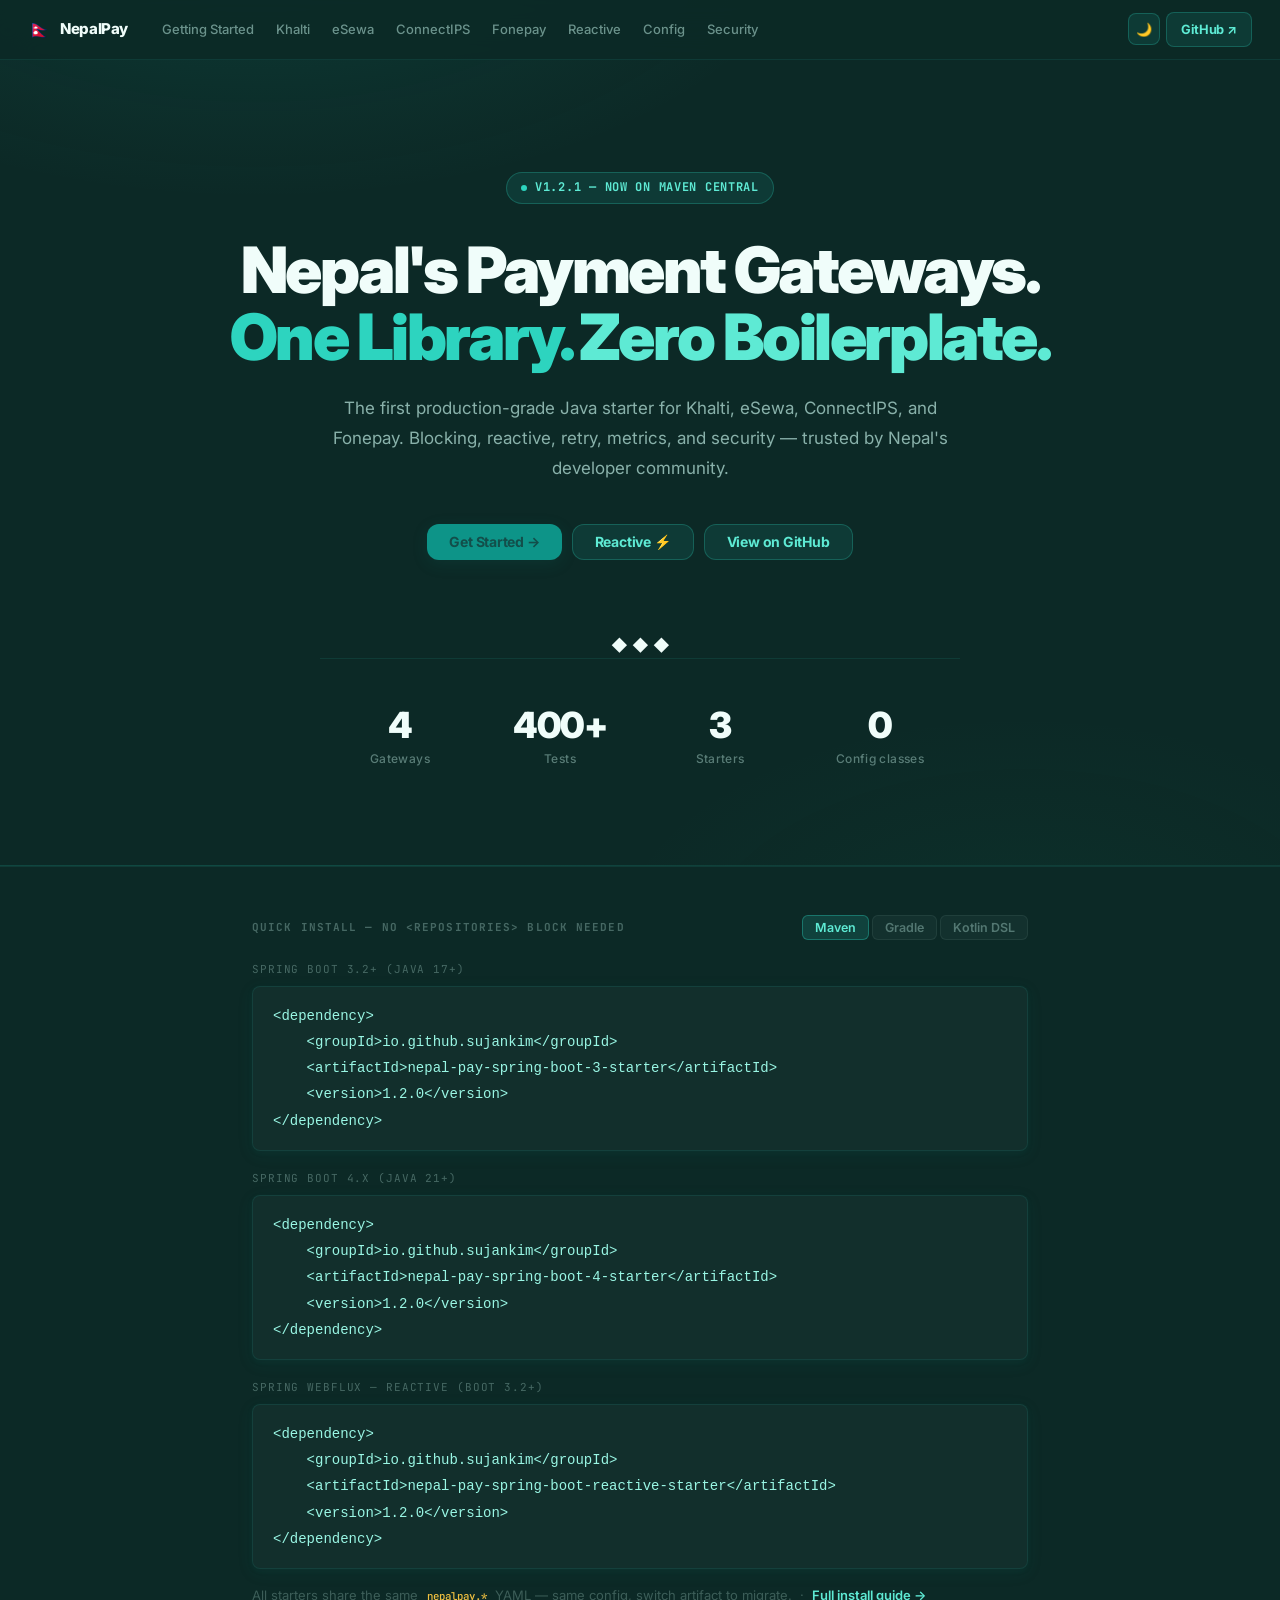
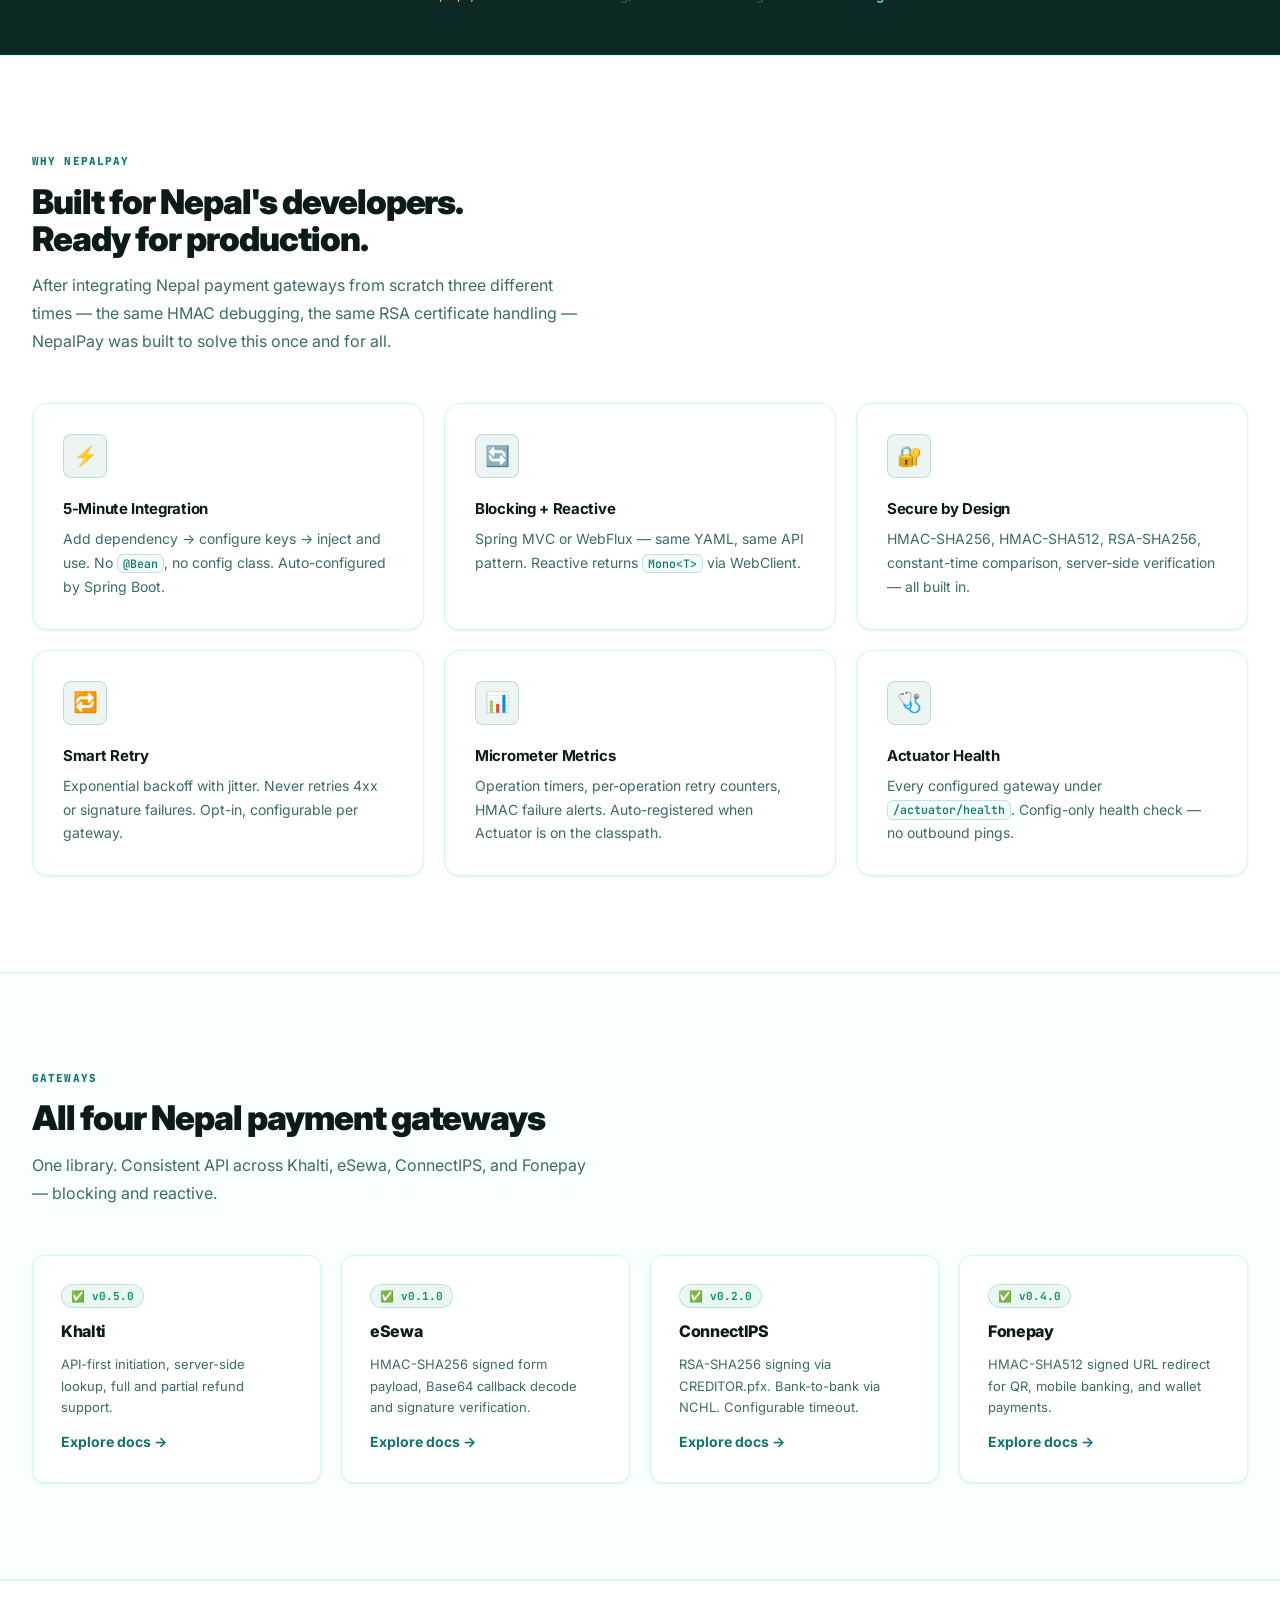
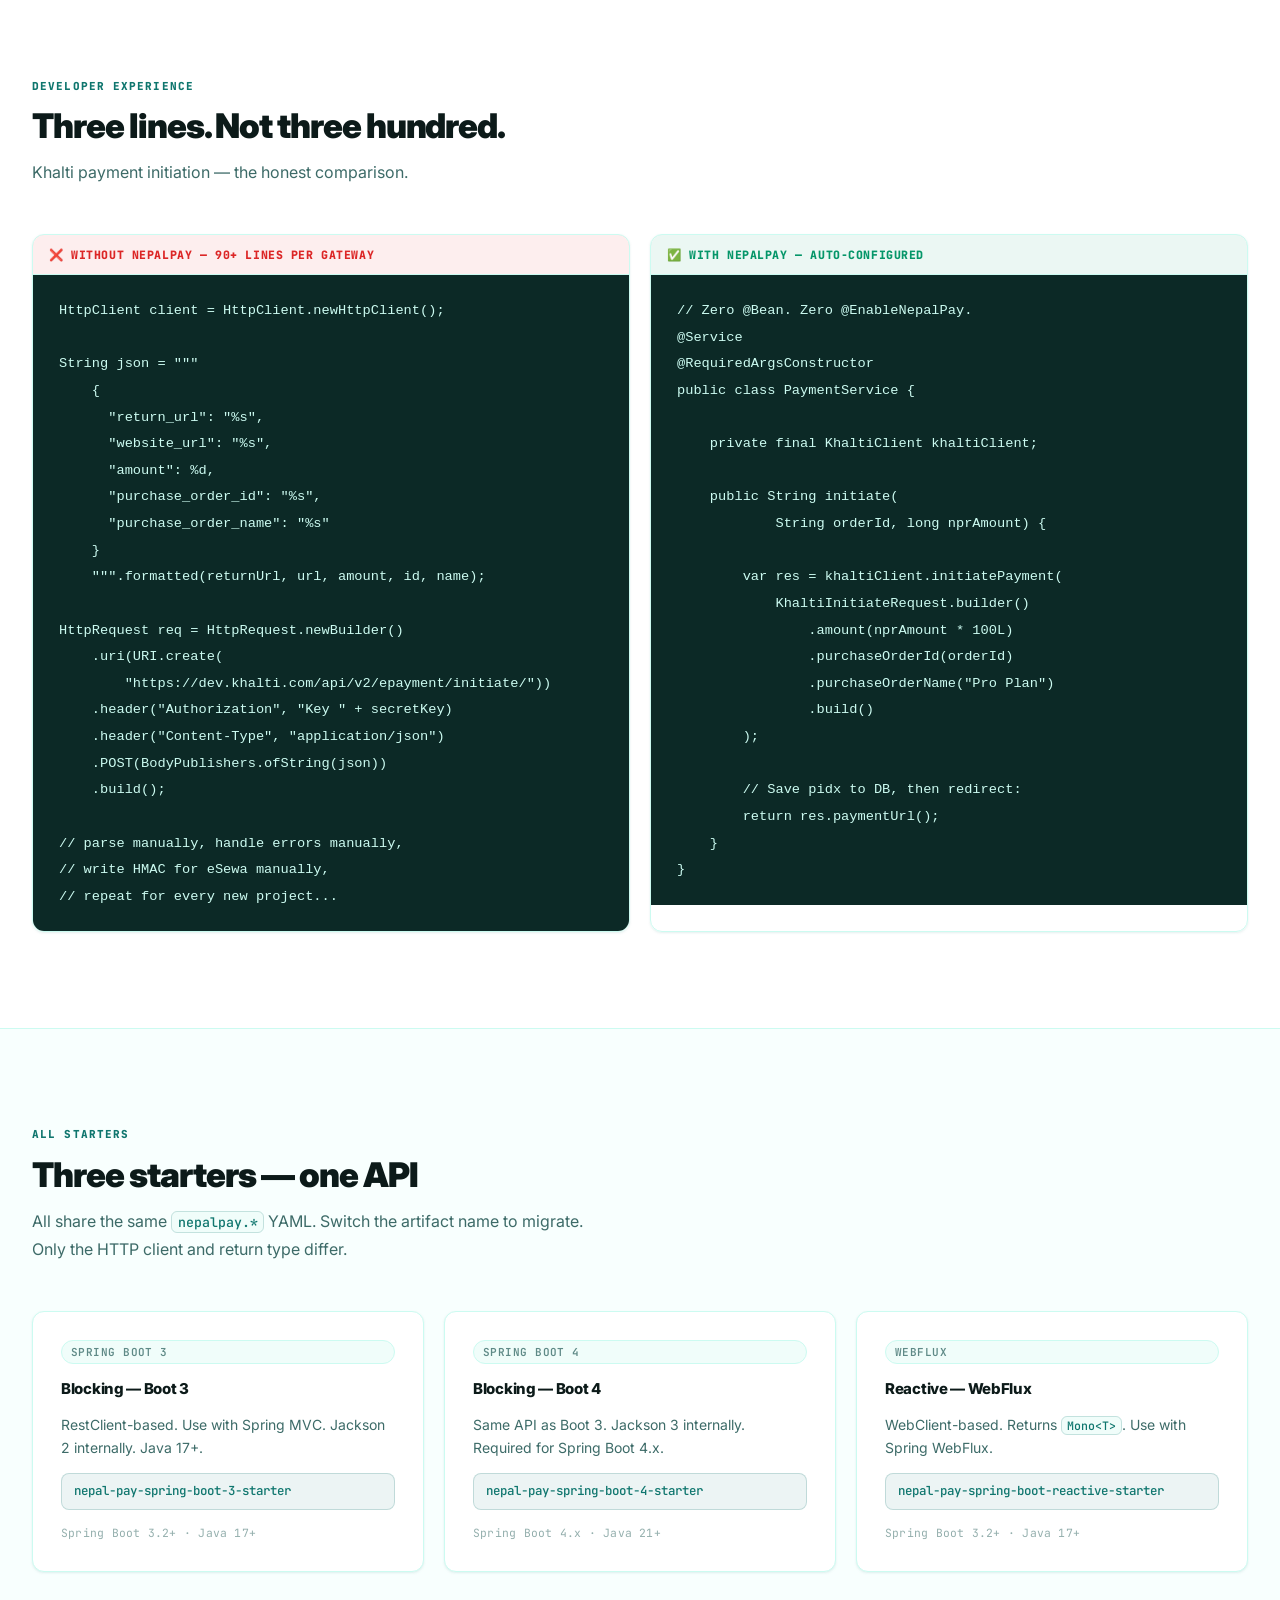
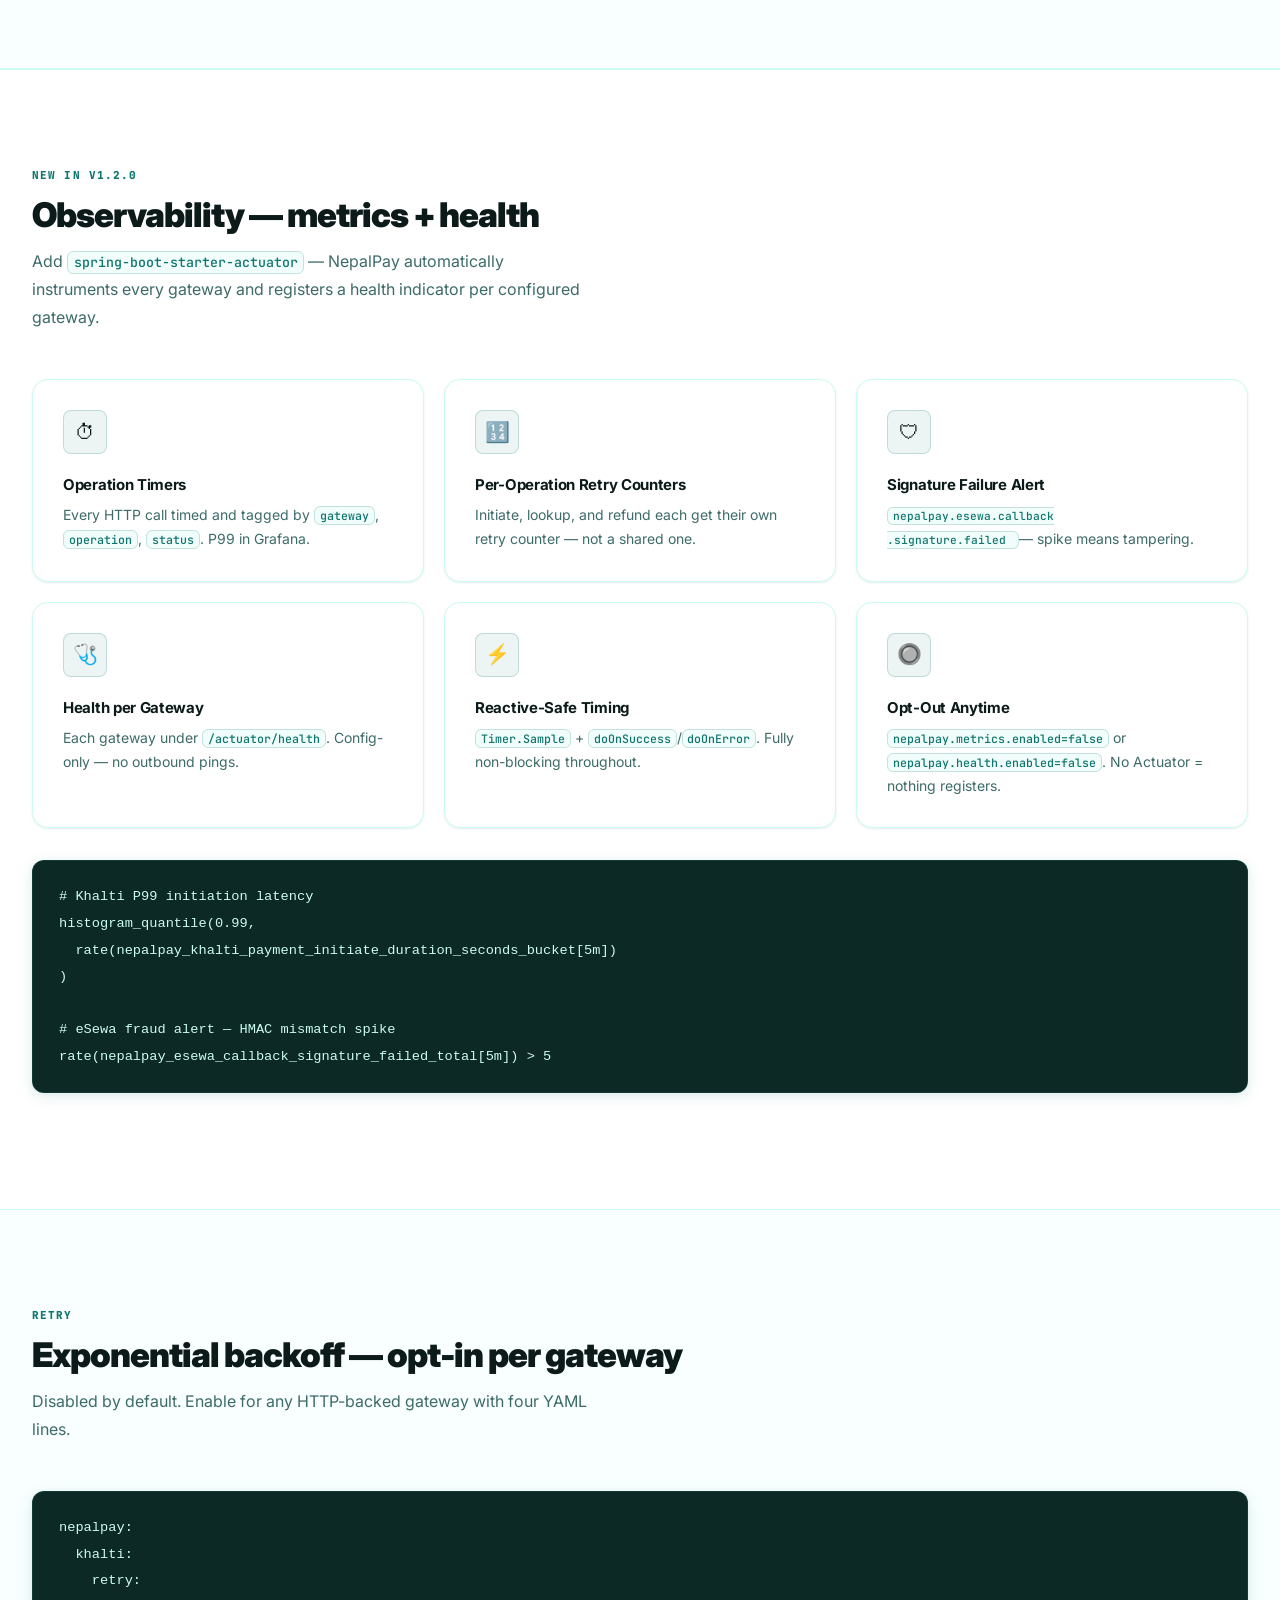
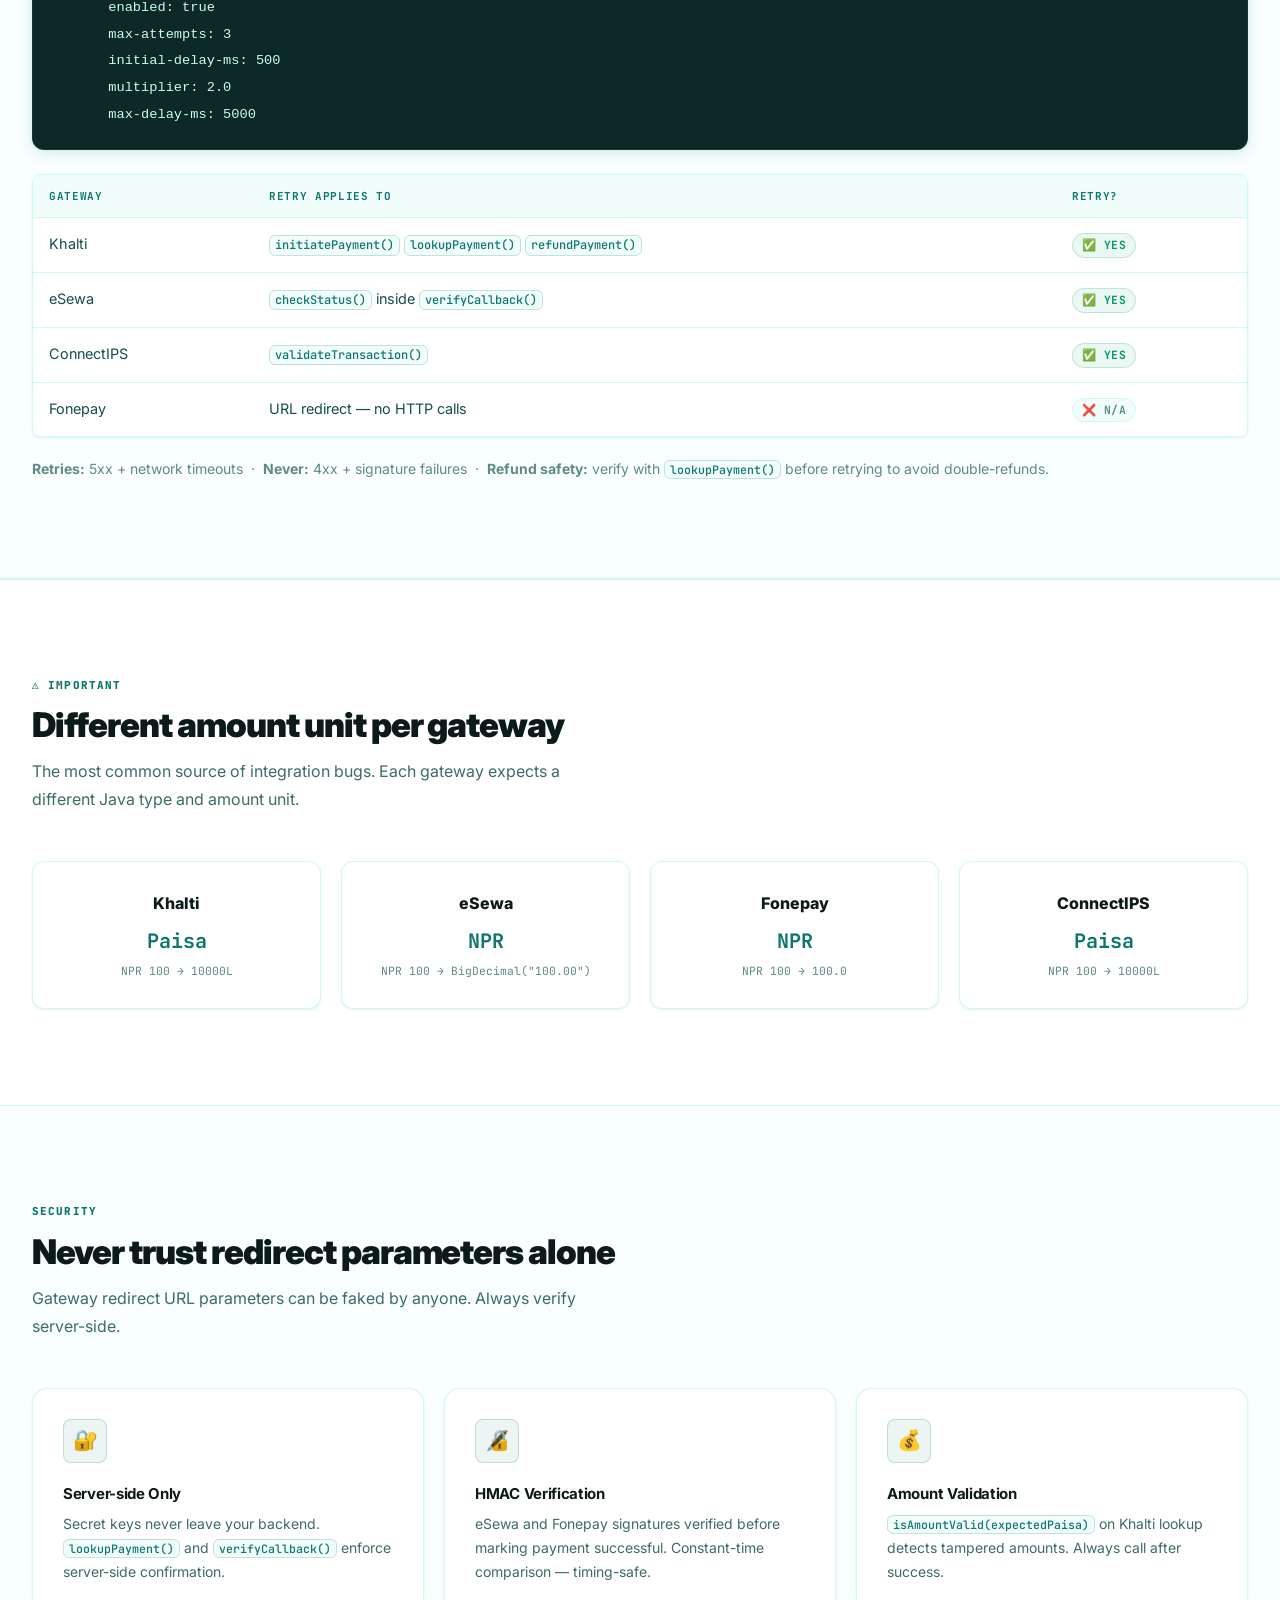
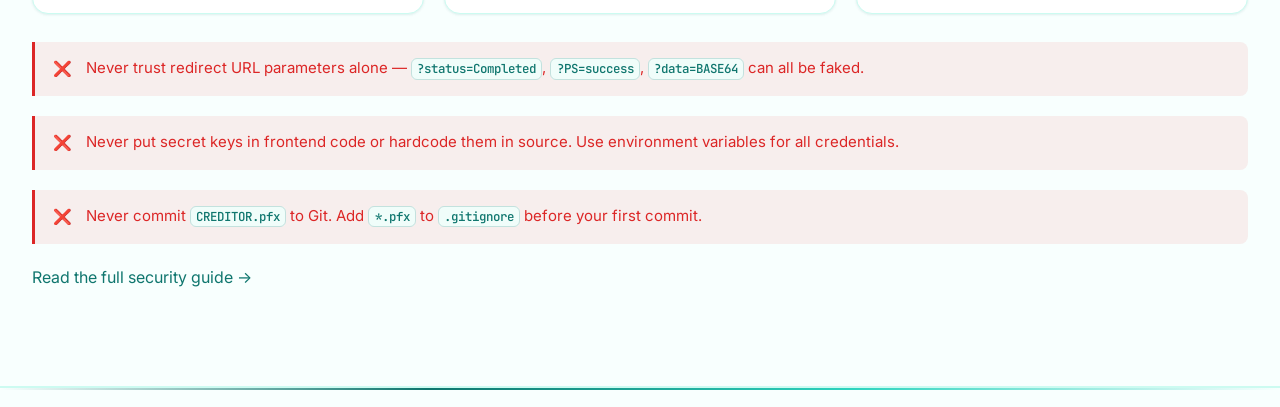
<file: docs/index.html>
<!DOCTYPE html>
<html lang="en" data-theme="light">
<head>
    <meta charset="UTF-8">
    <meta name="viewport" content="width=device-width, initial-scale=1.0">
    <title>NepalPay — Spring Boot Starter for Nepal Payments</title>
    <meta name="description"
          content="The first production-grade Java library for Nepal payment gateways — Khalti, eSewa, ConnectIPS, and Fonepay. Spring Boot 3.2+, 4.x, and WebFlux.">
    <link rel="stylesheet" href="./css/styles.css">
    <script>
        (function () {
            try {
                var s = localStorage.getItem('np-theme');
                var d = window.matchMedia('(prefers-color-scheme: dark)').matches ? 'dark' : 'light';
                document.documentElement.setAttribute('data-theme', s || d);
            } catch (e) {}
        }());
    </script>
</head>
<body>

<!-- ═══ HERO ═══════════════════════════════════════════════════ -->
<div class="hero">

    <nav class="topnav">
        <div class="topnav-inner">
            <a class="nav-brand" href="index.html">
                <span class="nav-brand-flag">🇳🇵</span>
                <span class="nav-brand-name">NepalPay</span>
            </a>
            <div class="nav-links">
                <a href="getting-started.html">Getting Started</a>
                <a href="khalti.html">Khalti</a>
                <a href="esewa.html">eSewa</a>
                <a href="connectips.html">ConnectIPS</a>
                <a href="fonepay.html">Fonepay</a>
                <a href="reactive.html">Reactive</a>
                <a href="configuration.html">Config</a>
                <a href="security.html">Security</a>
            </div>
            <div class="nav-right">
                <button class="theme-toggle"
                        onclick="toggleTheme()"
                        aria-label="Toggle dark mode">
                    <span class="i-moon">🌙</span>
                    <span class="i-sun">☀️</span>
                </button>
                <a class="nav-cta"
                   href="https://github.com/sujankim/nepal-pay-spring-boot-starter"
                   target="_blank" rel="noopener">GitHub ↗</a>
            </div>
        </div>
    </nav>

    <div class="hero-body">

        <div class="hero-eyebrow">
            <span class="eyebrow-dot"></span>
            v1.2.1 — Now on Maven Central
        </div>

        <h1>
            Nepal's Payment Gateways.<br>
            <span class="accent-crimson">One Library.</span>
            <span class="accent-gold"> Zero Boilerplate.</span>
        </h1>

        <p class="hero-sub">
            The first production-grade Java starter for Khalti, eSewa,
            ConnectIPS, and Fonepay. Blocking, reactive, retry, metrics,
            and security — trusted by Nepal's developer community.
        </p>

        <div class="hero-actions">
            <a class="btn btn-gold" href="getting-started.html">
                Get Started →
            </a>
            <a class="btn btn-hero" href="reactive.html">
                Reactive ⚡
            </a>
            <a class="btn btn-hero"
               href="https://github.com/sujankim/nepal-pay-spring-boot-starter"
               target="_blank" rel="noopener">
                View on GitHub
            </a>
        </div>

        <div class="hero-divider">
            <div class="hero-divider-symbol">◆ ◆ ◆</div>
        </div>

        <div class="hero-stats">
            <div>
                <div class="hero-stat-n">4</div>
                <div class="hero-stat-l">Gateways</div>
            </div>
            <div>
                <div class="hero-stat-n">400+</div>
                <div class="hero-stat-l">Tests</div>
            </div>
            <div>
                <div class="hero-stat-n">3</div>
                <div class="hero-stat-l">Starters</div>
            </div>
            <div>
                <div class="hero-stat-n">0</div>
                <div class="hero-stat-l">Config classes</div>
            </div>
        </div>

    </div>
</div>

<!-- ═══ INSTALL ════════════════════════════════════════════════ -->
<div class="install-strip">
    <div class="install-strip-inner">
        <div class="install-strip-header">
            <span class="install-strip-title">
                Quick Install — no &lt;repositories&gt; block needed
            </span>
            <div class="install-tabs">
                <button class="install-tab-btn active"
                        onclick="switchTab('maven', this)">Maven</button>
                <button class="install-tab-btn"
                        onclick="switchTab('gradle', this)">Gradle</button>
                <button class="install-tab-btn"
                        onclick="switchTab('kts', this)">Kotlin DSL</button>
            </div>
        </div>

        <div id="tab-maven" class="install-pane active">
            <div class="install-sublabel">Spring Boot 3.2+ (Java 17+)</div>
            <pre class="install-pre"><code>&lt;dependency&gt;
    &lt;groupId&gt;io.github.sujankim&lt;/groupId&gt;
    &lt;artifactId&gt;nepal-pay-spring-boot-3-starter&lt;/artifactId&gt;
    &lt;version&gt;1.2.0&lt;/version&gt;
&lt;/dependency&gt;</code></pre>
            <div class="install-sublabel">Spring Boot 4.x (Java 21+)</div>
            <pre class="install-pre"><code>&lt;dependency&gt;
    &lt;groupId&gt;io.github.sujankim&lt;/groupId&gt;
    &lt;artifactId&gt;nepal-pay-spring-boot-4-starter&lt;/artifactId&gt;
    &lt;version&gt;1.2.0&lt;/version&gt;
&lt;/dependency&gt;</code></pre>
            <div class="install-sublabel">Spring WebFlux — Reactive (Boot 3.2+)</div>
            <pre class="install-pre"><code>&lt;dependency&gt;
    &lt;groupId&gt;io.github.sujankim&lt;/groupId&gt;
    &lt;artifactId&gt;nepal-pay-spring-boot-reactive-starter&lt;/artifactId&gt;
    &lt;version&gt;1.2.0&lt;/version&gt;
&lt;/dependency&gt;</code></pre>
        </div>

        <div id="tab-gradle" class="install-pane">
            <div class="install-sublabel">Spring Boot 3.2+</div>
            <pre class="install-pre"><code>implementation 'io.github.sujankim:nepal-pay-spring-boot-3-starter:1.2.1'</code></pre>
            <div class="install-sublabel">Spring Boot 4.x</div>
            <pre class="install-pre"><code>implementation 'io.github.sujankim:nepal-pay-spring-boot-4-starter:1.2.1'</code></pre>
            <div class="install-sublabel">Spring WebFlux — Reactive</div>
            <pre class="install-pre"><code>implementation 'io.github.sujankim:nepal-pay-spring-boot-reactive-starter:1.2.1'</code></pre>
        </div>

        <div id="tab-kts" class="install-pane">
            <div class="install-sublabel">Spring Boot 3.2+ — Blocking</div>
            <pre class="install-pre"><code>implementation("io.github.sujankim:nepal-pay-spring-boot-3-starter:1.2.1")</code></pre>
            <div class="install-sublabel">Spring Boot 4.x — Blocking</div>
            <pre class="install-pre"><code>implementation("io.github.sujankim:nepal-pay-spring-boot-4-starter:1.2.1")</code></pre>
            <div class="install-sublabel">Spring WebFlux — Reactive</div>
            <pre class="install-pre"><code>implementation("io.github.sujankim:nepal-pay-spring-boot-reactive-starter:1.2.1")</code></pre>
        </div>

        <p class="install-note">
            All starters share the same
            <code style="color:#F0C040;background:transparent;border:none">nepalpay.*</code>
            YAML — same config, switch artifact to migrate.
            &nbsp;·&nbsp;
            <a href="getting-started.html">Full install guide →</a>
        </p>
    </div>
</div>

<!-- ═══ WHY NEPALPAY ══════════════════════════════════════════ -->
<section class="section section-border">
    <div class="section-inner">
        <div class="section-label">Why NepalPay</div>
        <h2 class="section-title">
            Built for Nepal's developers.<br>
            Ready for production.
        </h2>
        <p class="section-desc">
            After integrating Nepal payment gateways from scratch three
            different times — the same HMAC debugging, the same RSA
            certificate handling — NepalPay was built to solve
            this once and for all.
        </p>

        <div class="features-grid">
            <div class="feature-card">
                <div class="feature-icon">⚡</div>
                <h3>5-Minute Integration</h3>
                <p>Add dependency → configure keys → inject and use.
                    No <code>@Bean</code>, no config class.
                    Auto-configured by Spring Boot.</p>
            </div>
            <div class="feature-card">
                <div class="feature-icon">🔄</div>
                <h3>Blocking + Reactive</h3>
                <p>Spring MVC or WebFlux — same YAML,
                    same API pattern. Reactive returns
                    <code>Mono&lt;T&gt;</code> via WebClient.</p>
            </div>
            <div class="feature-card">
                <div class="feature-icon">🔐</div>
                <h3>Secure by Design</h3>
                <p>HMAC-SHA256, HMAC-SHA512, RSA-SHA256,
                    constant-time comparison, server-side
                    verification — all built in.</p>
            </div>
            <div class="feature-card">
                <div class="feature-icon">🔁</div>
                <h3>Smart Retry</h3>
                <p>Exponential backoff with jitter.
                    Never retries 4xx or signature failures.
                    Opt-in, configurable per gateway.</p>
            </div>
            <div class="feature-card">
                <div class="feature-icon">📊</div>
                <h3>Micrometer Metrics</h3>
                <p>Operation timers, per-operation retry counters,
                    HMAC failure alerts. Auto-registered when
                    Actuator is on the classpath.</p>
            </div>
            <div class="feature-card">
                <div class="feature-icon">🩺</div>
                <h3>Actuator Health</h3>
                <p>Every configured gateway under
                    <code>/actuator/health</code>.
                    Config-only health check —
                    no outbound pings.</p>
            </div>
        </div>
    </div>
</section>

<!-- ═══ GATEWAYS ══════════════════════════════════════════════ -->
<section class="section section-alt section-border">
    <div class="section-inner">
        <div class="section-label">Gateways</div>
        <h2 class="section-title">
            All four Nepal payment gateways
        </h2>
        <p class="section-desc">
            One library. Consistent API across Khalti, eSewa,
            ConnectIPS, and Fonepay — blocking and reactive.
        </p>

        <div class="gateways-grid">
            <a class="gateway-card" href="khalti.html">
                <div class="gateway-badge">✅ v0.5.0</div>
                <h3>Khalti</h3>
                <p>API-first initiation, server-side lookup,
                    full and partial refund support.</p>
                <span class="gateway-arrow">Explore docs →</span>
            </a>
            <a class="gateway-card" href="esewa.html">
                <div class="gateway-badge">✅ v0.1.0</div>
                <h3>eSewa</h3>
                <p>HMAC-SHA256 signed form payload,
                    Base64 callback decode and
                    signature verification.</p>
                <span class="gateway-arrow">Explore docs →</span>
            </a>
            <a class="gateway-card" href="connectips.html">
                <div class="gateway-badge">✅ v0.2.0</div>
                <h3>ConnectIPS</h3>
                <p>RSA-SHA256 signing via CREDITOR.pfx.
                    Bank-to-bank via NCHL.
                    Configurable timeout.</p>
                <span class="gateway-arrow">Explore docs →</span>
            </a>
            <a class="gateway-card" href="fonepay.html">
                <div class="gateway-badge">✅ v0.4.0</div>
                <h3>Fonepay</h3>
                <p>HMAC-SHA512 signed URL redirect
                    for QR, mobile banking,
                    and wallet payments.</p>
                <span class="gateway-arrow">Explore docs →</span>
            </a>
        </div>
    </div>
</section>

<!-- ═══ CODE COMPARE ══════════════════════════════════════════ -->
<section class="section section-border">
    <div class="section-inner">
        <div class="section-label">Developer Experience</div>
        <h2 class="section-title">
            Three lines. Not three hundred.
        </h2>
        <p class="section-desc">
            Khalti payment initiation — the honest comparison.
        </p>

        <div class="code-compare">
            <div class="code-compare-block">
                <div class="code-compare-label label-bad">
                    ❌ Without NepalPay — 90+ lines per gateway
                </div>
                <pre><code>HttpClient client = HttpClient.newHttpClient();

String json = """
    {
      "return_url": "%s",
      "website_url": "%s",
      "amount": %d,
      "purchase_order_id": "%s",
      "purchase_order_name": "%s"
    }
    """.formatted(returnUrl, url, amount, id, name);

HttpRequest req = HttpRequest.newBuilder()
    .uri(URI.create(
        "https://dev.khalti.com/api/v2/epayment/initiate/"))
    .header("Authorization", "Key " + secretKey)
    .header("Content-Type", "application/json")
    .POST(BodyPublishers.ofString(json))
    .build();

// parse manually, handle errors manually,
// write HMAC for eSewa manually,
// repeat for every new project...</code></pre>
            </div>
            <div class="code-compare-block">
                <div class="code-compare-label label-good">
                    ✅ With NepalPay — auto-configured
                </div>
                <pre><code>// Zero @Bean. Zero @EnableNepalPay.
@Service
@RequiredArgsConstructor
public class PaymentService {

    private final KhaltiClient khaltiClient;

    public String initiate(
            String orderId, long nprAmount) {

        var res = khaltiClient.initiatePayment(
            KhaltiInitiateRequest.builder()
                .amount(nprAmount * 100L)
                .purchaseOrderId(orderId)
                .purchaseOrderName("Pro Plan")
                .build()
        );

        // Save pidx to DB, then redirect:
        return res.paymentUrl();
    }
}</code></pre>
            </div>
        </div>
    </div>
</section>

<!-- ═══ STARTERS ══════════════════════════════════════════════ -->
<section class="section section-alt section-border">
    <div class="section-inner">
        <div class="section-label">All Starters</div>
        <h2 class="section-title">
            Three starters — one API
        </h2>
        <p class="section-desc">
            All share the same <code>nepalpay.*</code> YAML.
            Switch the artifact name to migrate.
            Only the HTTP client and return type differ.
        </p>

        <div class="starter-table">
            <div class="starter-card">
                <span class="starter-label">Spring Boot 3</span>
                <h3>Blocking — Boot 3</h3>
                <p>RestClient-based. Use with Spring MVC.
                    Jackson 2 internally. Java 17+.</p>
                <code class="starter-id">
                    nepal-pay-spring-boot-3-starter
                </code>
                <span class="starter-meta">Spring Boot 3.2+ · Java 17+</span>
            </div>
            <div class="starter-card">
                <span class="starter-label">Spring Boot 4</span>
                <h3>Blocking — Boot 4</h3>
                <p>Same API as Boot 3. Jackson 3 internally.
                    Required for Spring Boot 4.x.</p>
                <code class="starter-id">
                    nepal-pay-spring-boot-4-starter
                </code>
                <span class="starter-meta">Spring Boot 4.x · Java 21+</span>
            </div>
            <div class="starter-card">
                <span class="starter-label">WebFlux</span>
                <h3>Reactive — WebFlux</h3>
                <p>WebClient-based. Returns
                    <code>Mono&lt;T&gt;</code>.
                    Use with Spring WebFlux.</p>
                <code class="starter-id">
                    nepal-pay-spring-boot-reactive-starter
                </code>
                <span class="starter-meta">Spring Boot 3.2+ · Java 17+</span>
            </div>
        </div>
    </div>
</section>

<!-- ═══ NEW IN v1.2.0 ══════════════════════════════════════════ -->
<section class="section section-border">
    <div class="section-inner">
        <div class="section-label">New in v1.2.0</div>
        <h2 class="section-title">
            Observability — metrics + health
        </h2>
        <p class="section-desc">
            Add <code>spring-boot-starter-actuator</code> — NepalPay
            automatically instruments every gateway and registers
            a health indicator per configured gateway.
        </p>

        <div class="features-grid">
            <div class="feature-card">
                <div class="feature-icon">⏱</div>
                <h3>Operation Timers</h3>
                <p>Every HTTP call timed and tagged by
                    <code>gateway</code>, <code>operation</code>,
                    <code>status</code>. P99 in Grafana.</p>
            </div>
            <div class="feature-card">
                <div class="feature-icon">🔢</div>
                <h3>Per-Operation Retry Counters</h3>
                <p>Initiate, lookup, and refund each get their
                    own retry counter — not a shared one.</p>
            </div>
            <div class="feature-card">
                <div class="feature-icon">🛡</div>
                <h3>Signature Failure Alert</h3>
                <p>
                    <code style="font-size:0.8em">
                        nepalpay.esewa.callback<br>.signature.failed
                    </code>
                    — spike means tampering.</p>
            </div>
            <div class="feature-card">
                <div class="feature-icon">🩺</div>
                <h3>Health per Gateway</h3>
                <p>Each gateway under
                    <code>/actuator/health</code>.
                    Config-only — no outbound pings.</p>
            </div>
            <div class="feature-card">
                <div class="feature-icon">⚡</div>
                <h3>Reactive-Safe Timing</h3>
                <p><code>Timer.Sample</code> +
                    <code>doOnSuccess</code>/<code>doOnError</code>.
                    Fully non-blocking throughout.</p>
            </div>
            <div class="feature-card">
                <div class="feature-icon">🔘</div>
                <h3>Opt-Out Anytime</h3>
                <p><code>nepalpay.metrics.enabled=false</code>
                    or
                    <code>nepalpay.health.enabled=false</code>.
                    No Actuator = nothing registers.</p>
            </div>
        </div>

        <div style="margin-top:2rem">
            <pre><code># Khalti P99 initiation latency
histogram_quantile(0.99,
  rate(nepalpay_khalti_payment_initiate_duration_seconds_bucket[5m])
)

# eSewa fraud alert — HMAC mismatch spike
rate(nepalpay_esewa_callback_signature_failed_total[5m]) > 5</code></pre>
        </div>
    </div>
</section>

<!-- ═══ RETRY ══════════════════════════════════════════════════ -->
<section class="section section-alt section-border">
    <div class="section-inner">
        <div class="section-label">Retry</div>
        <h2 class="section-title">
            Exponential backoff — opt-in per gateway
        </h2>
        <p class="section-desc">
            Disabled by default. Enable for any HTTP-backed
            gateway with four YAML lines.
        </p>

        <pre><code>nepalpay:
  khalti:
    retry:
      enabled: true
      max-attempts: 3
      initial-delay-ms: 500
      multiplier: 2.0
      max-delay-ms: 5000</code></pre>

        <div class="table-wrap" style="margin-top:1.5rem">
            <table>
                <thead>
                <tr>
                    <th>Gateway</th>
                    <th>Retry Applies To</th>
                    <th>Retry?</th>
                </tr>
                </thead>
                <tbody>
                <tr>
                    <td>Khalti</td>
                    <td>
                        <code>initiatePayment()</code>
                        <code>lookupPayment()</code>
                        <code>refundPayment()</code>
                    </td>
                    <td><span class="pill pill-ok">✅ Yes</span></td>
                </tr>
                <tr>
                    <td>eSewa</td>
                    <td><code>checkStatus()</code> inside
                        <code>verifyCallback()</code></td>
                    <td><span class="pill pill-ok">✅ Yes</span></td>
                </tr>
                <tr>
                    <td>ConnectIPS</td>
                    <td><code>validateTransaction()</code></td>
                    <td><span class="pill pill-ok">✅ Yes</span></td>
                </tr>
                <tr>
                    <td>Fonepay</td>
                    <td>URL redirect — no HTTP calls</td>
                    <td><span class="pill pill-gray">❌ N/A</span></td>
                </tr>
                </tbody>
            </table>
        </div>
        <p style="color:var(--text-4);font-size:0.875rem;margin-top:1rem;line-height:1.75">
            <strong>Retries:</strong> 5xx + network timeouts &nbsp;·&nbsp;
            <strong>Never:</strong> 4xx + signature failures &nbsp;·&nbsp;
            <strong>Refund safety:</strong> verify with
            <code>lookupPayment()</code> before retrying
            to avoid double-refunds.
        </p>
    </div>
</section>

<!-- ═══ AMOUNT UNITS ══════════════════════════════════════════ -->
<section class="section section-border">
    <div class="section-inner">
        <div class="section-label">⚠ Important</div>
        <h2 class="section-title">
            Different amount unit per gateway
        </h2>
        <p class="section-desc">
            The most common source of integration bugs.
            Each gateway expects a different Java type and amount unit.
        </p>

        <div class="amount-grid">
            <div class="amount-card">
                <div class="amount-gateway">Khalti</div>
                <div class="amount-unit">Paisa</div>
                <div class="amount-example">NPR 100 → 10000L</div>
            </div>
            <div class="amount-card">
                <div class="amount-gateway">eSewa</div>
                <div class="amount-unit">NPR</div>
                <div class="amount-example">
                    NPR 100 → BigDecimal("100.00")
                </div>
            </div>
            <div class="amount-card">
                <div class="amount-gateway">Fonepay</div>
                <div class="amount-unit">NPR</div>
                <div class="amount-example">NPR 100 → 100.0</div>
            </div>
            <div class="amount-card">
                <div class="amount-gateway">ConnectIPS</div>
                <div class="amount-unit">Paisa</div>
                <div class="amount-example">NPR 100 → 10000L</div>
            </div>
        </div>
    </div>
</section>

<!-- ═══ SECURITY ══════════════════════════════════════════════ -->
<section class="section section-alt section-border">
    <div class="section-inner">
        <div class="section-label">Security</div>
        <h2 class="section-title">
            Never trust redirect parameters alone
        </h2>
        <p class="section-desc">
            Gateway redirect URL parameters can be faked by anyone.
            Always verify server-side.
        </p>

        <div class="features-grid">
            <div class="feature-card">
                <div class="feature-icon">🔐</div>
                <h3>Server-side Only</h3>
                <p>Secret keys never leave your backend.
                    <code>lookupPayment()</code> and
                    <code>verifyCallback()</code> enforce
                    server-side confirmation.</p>
            </div>
            <div class="feature-card">
                <div class="feature-icon">🔏</div>
                <h3>HMAC Verification</h3>
                <p>eSewa and Fonepay signatures verified
                    before marking payment successful.
                    Constant-time comparison — timing-safe.</p>
            </div>
            <div class="feature-card">
                <div class="feature-icon">💰</div>
                <h3>Amount Validation</h3>
                <p><code>isAmountValid(expectedPaisa)</code>
                    on Khalti lookup detects tampered amounts.
                    Always call after success.</p>
            </div>
        </div>

        <div style="margin-top:1.75rem">
            <div class="callout callout-danger">
                <span class="callout-icon">❌</span>
                <p>Never trust redirect URL parameters alone —
                    <code>?status=Completed</code>,
                    <code>?PS=success</code>,
                    <code>?data=BASE64</code>
                    can all be faked.</p>
            </div>
            <div class="callout callout-danger">
                <span class="callout-icon">❌</span>
                <p>Never put secret keys in frontend code or
                    hardcode them in source. Use environment
                    variables for all credentials.</p>
            </div>
            <div class="callout callout-danger">
                <span class="callout-icon">❌</span>
                <p>Never commit <code>CREDITOR.pfx</code> to Git.
                    Add <code>*.pfx</code> to
                    <code>.gitignore</code> before your first commit.</p>
            </div>
        </div>

        <p style="margin-top:1.25rem">
            <a href="security.html">Read the full security guide →</a>
        </p>
    </div>
</section>

<!-- ═══ FOOTER ════════════════════════════════════════════════ -->
<footer class="footer">
    <div class="footer-inner">
        <a class="footer-brand" href="index.html">🇳🇵 NepalPay</a>
        <div class="footer-links">
            <a href="getting-started.html">Docs</a>
            <a href="khalti.html">Khalti</a>
            <a href="esewa.html">eSewa</a>
            <a href="connectips.html">ConnectIPS</a>
            <a href="fonepay.html">Fonepay</a>
            <a href="reactive.html">Reactive</a>
            <a href="configuration.html">Config</a>
            <a href="security.html">Security</a>
            <a href="https://github.com/sujankim/nepal-pay-spring-boot-starter"
               target="_blank" rel="noopener">GitHub</a>
            <a href="https://medium.com/@sujan.lamichhane32"
               target="_blank" rel="noopener">Blog</a>
            <a href="https://sujanlamichhane.com.np"
               target="_blank" rel="noopener">Author</a>
        </div>
        <p class="footer-copy">MIT © 2026 · Built for Nepal's developers 🇳🇵</p>
    </div>
</footer>

<script>
    function toggleTheme() {
        var r = document.documentElement;
        var c = r.getAttribute('data-theme') || 'light';
        var n = c === 'dark' ? 'light' : 'dark';
        r.setAttribute('data-theme', n);
        try { localStorage.setItem('np-theme', n); } catch (e) {}
    }

    function switchTab(name, btn) {
        var ps = document.querySelectorAll('.install-pane');
        var bs = document.querySelectorAll('.install-tab-btn');
        for (var i = 0; i < ps.length; i++) ps[i].classList.remove('active');
        for (var j = 0; j < bs.length; j++) bs[j].classList.remove('active');
        document.getElementById('tab-' + name).classList.add('active');
        btn.classList.add('active');
    }
</script>
</body>
</html>
</file>
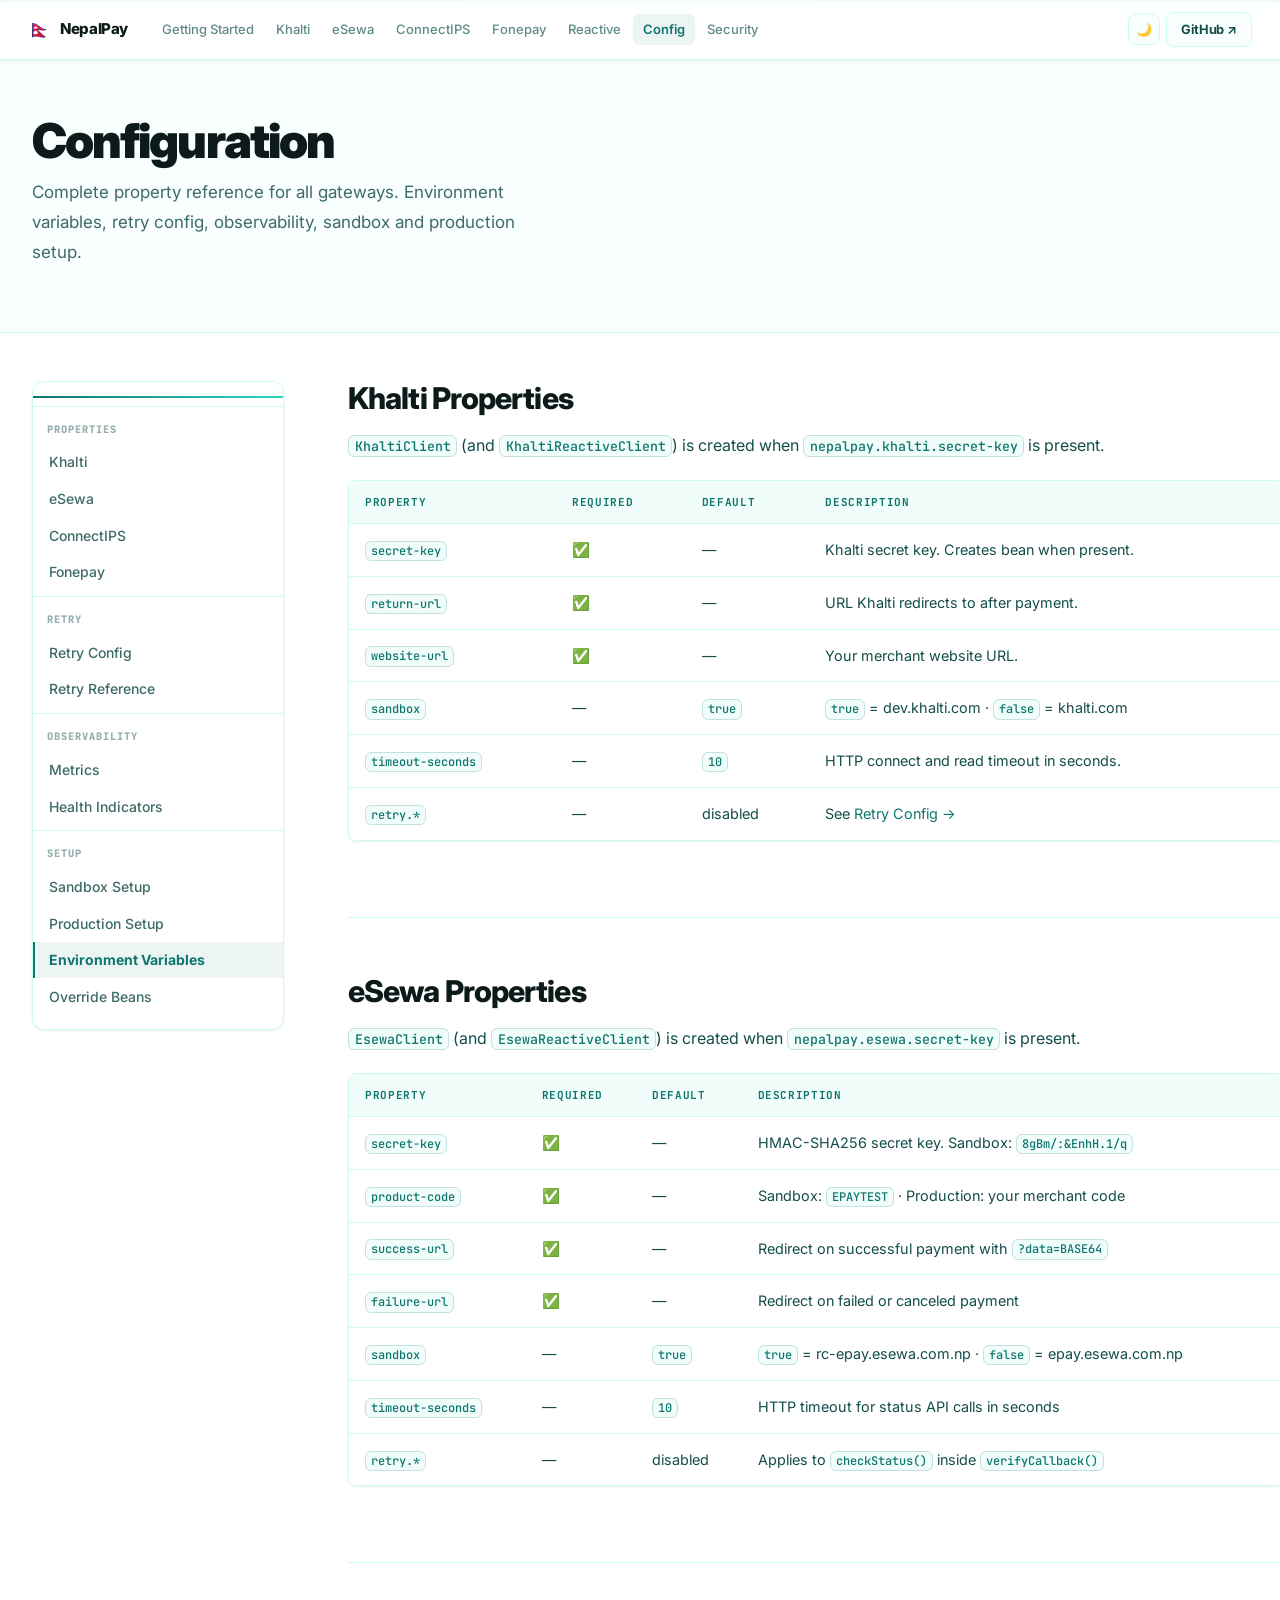
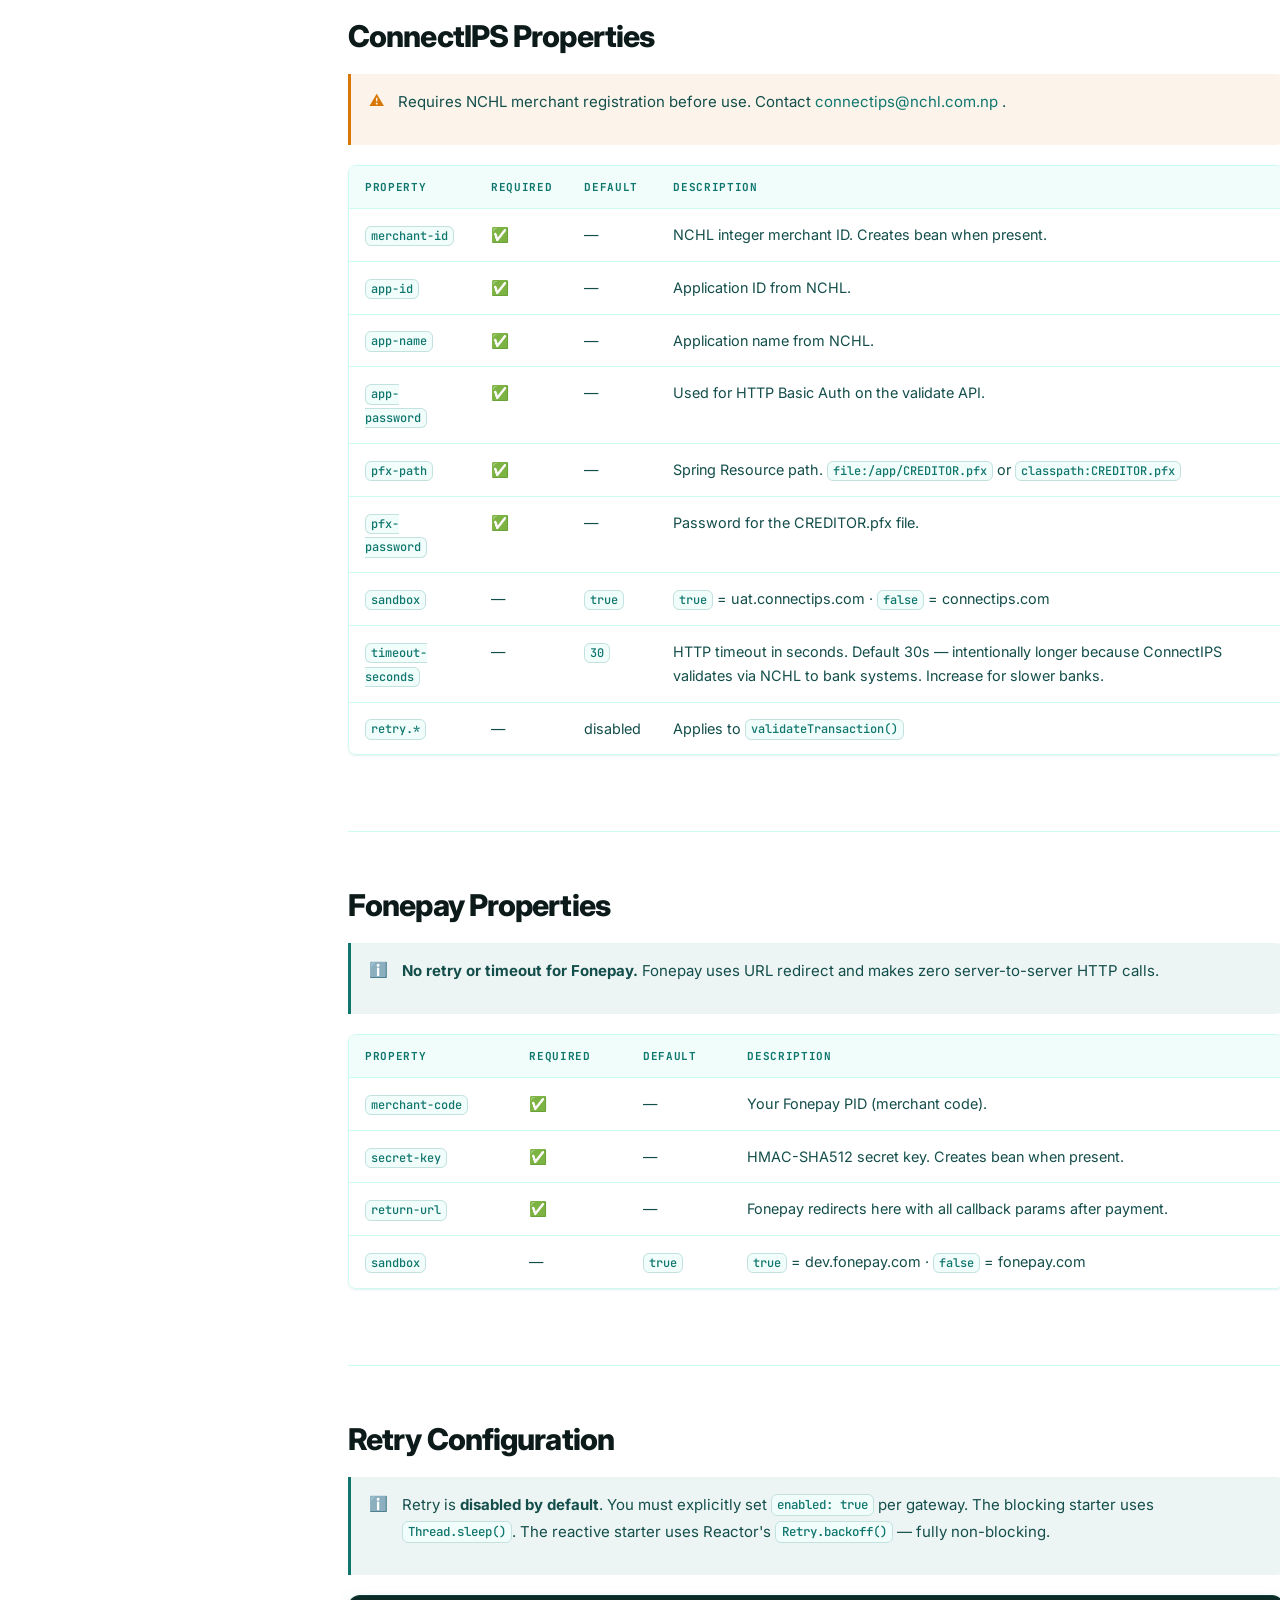
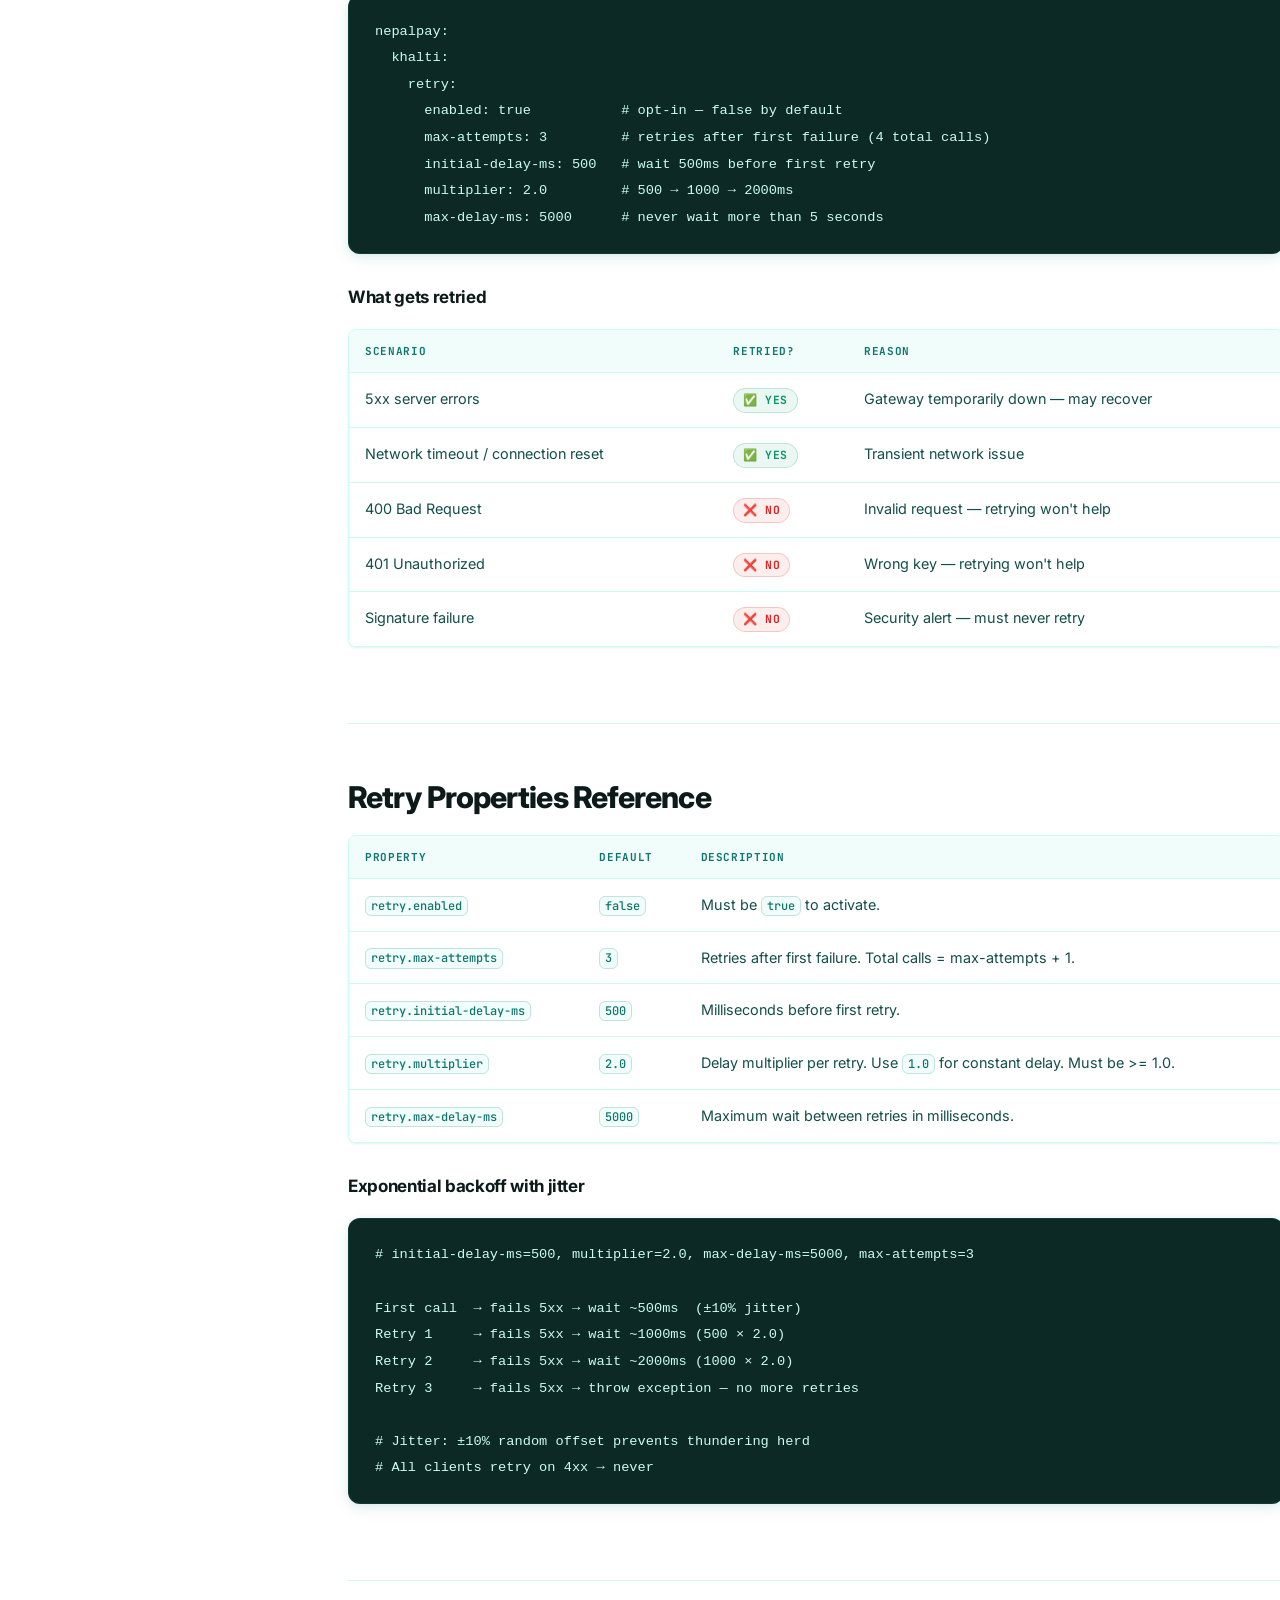
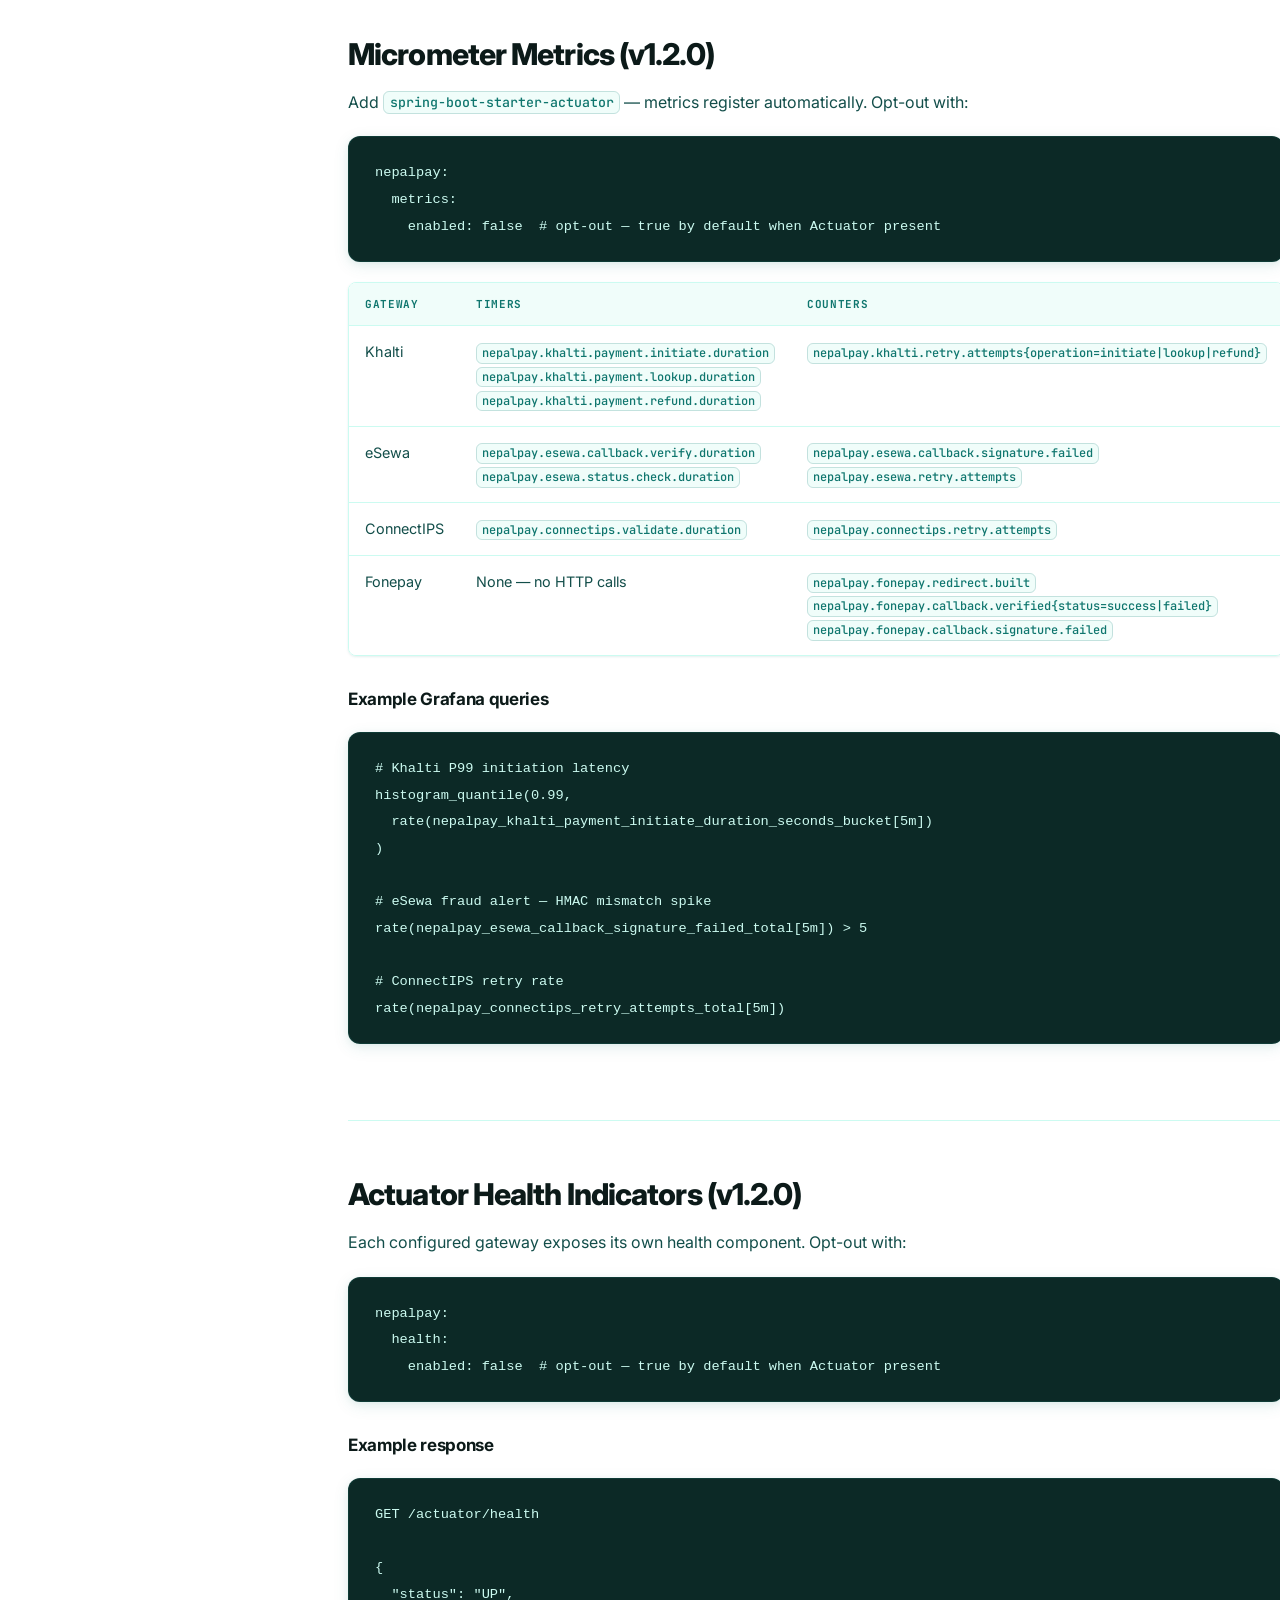
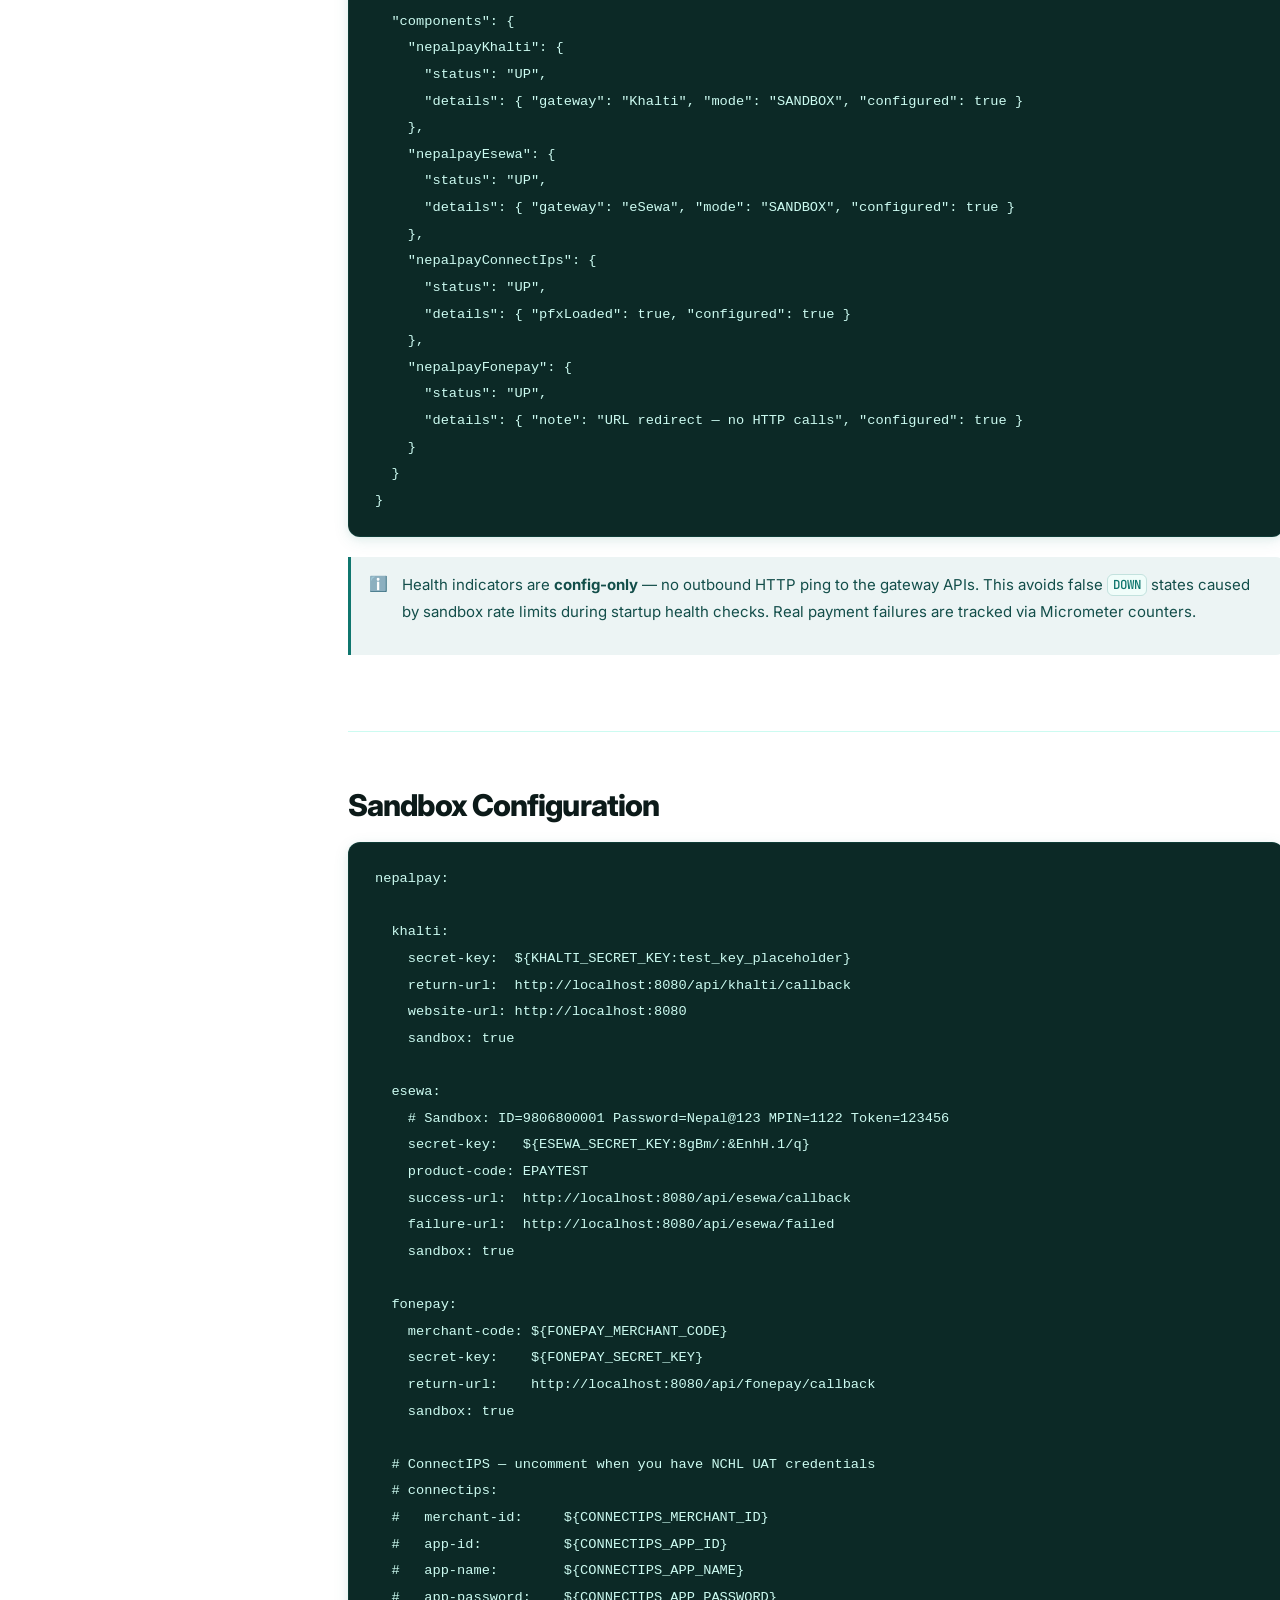
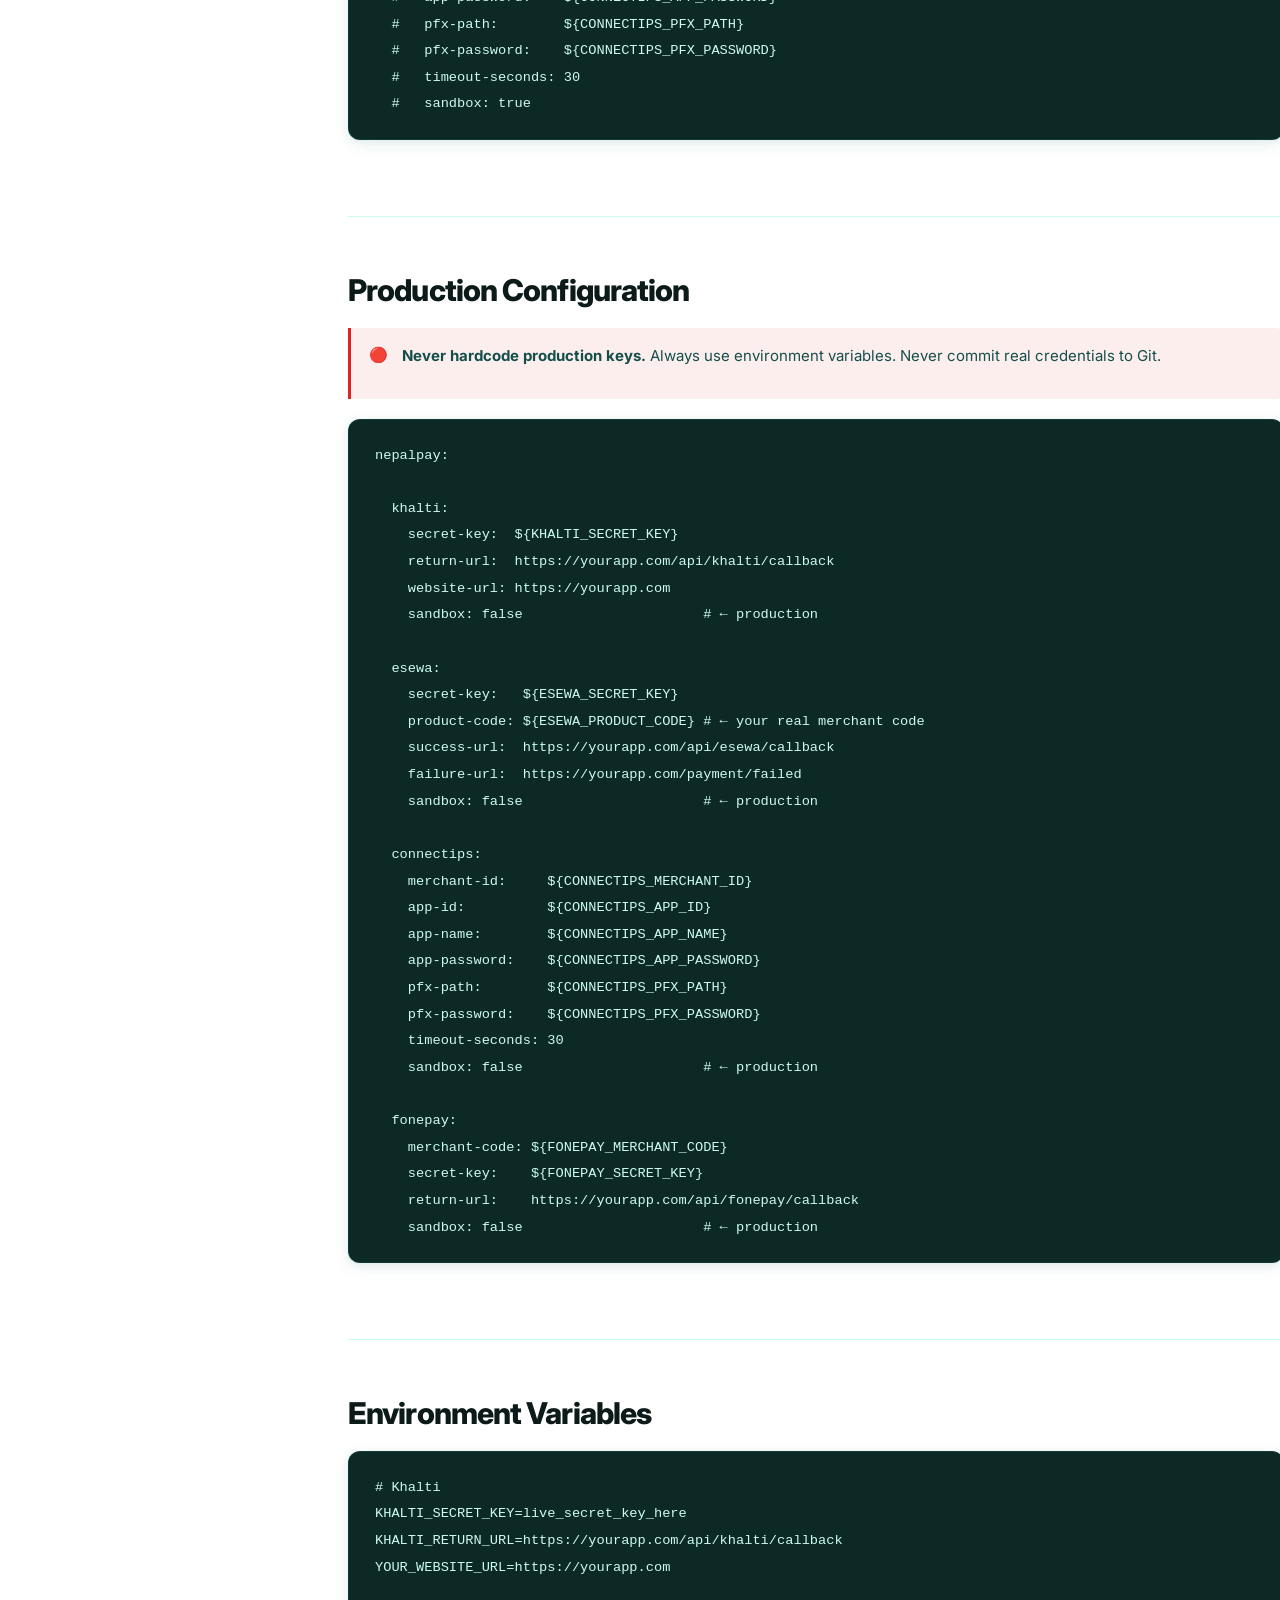
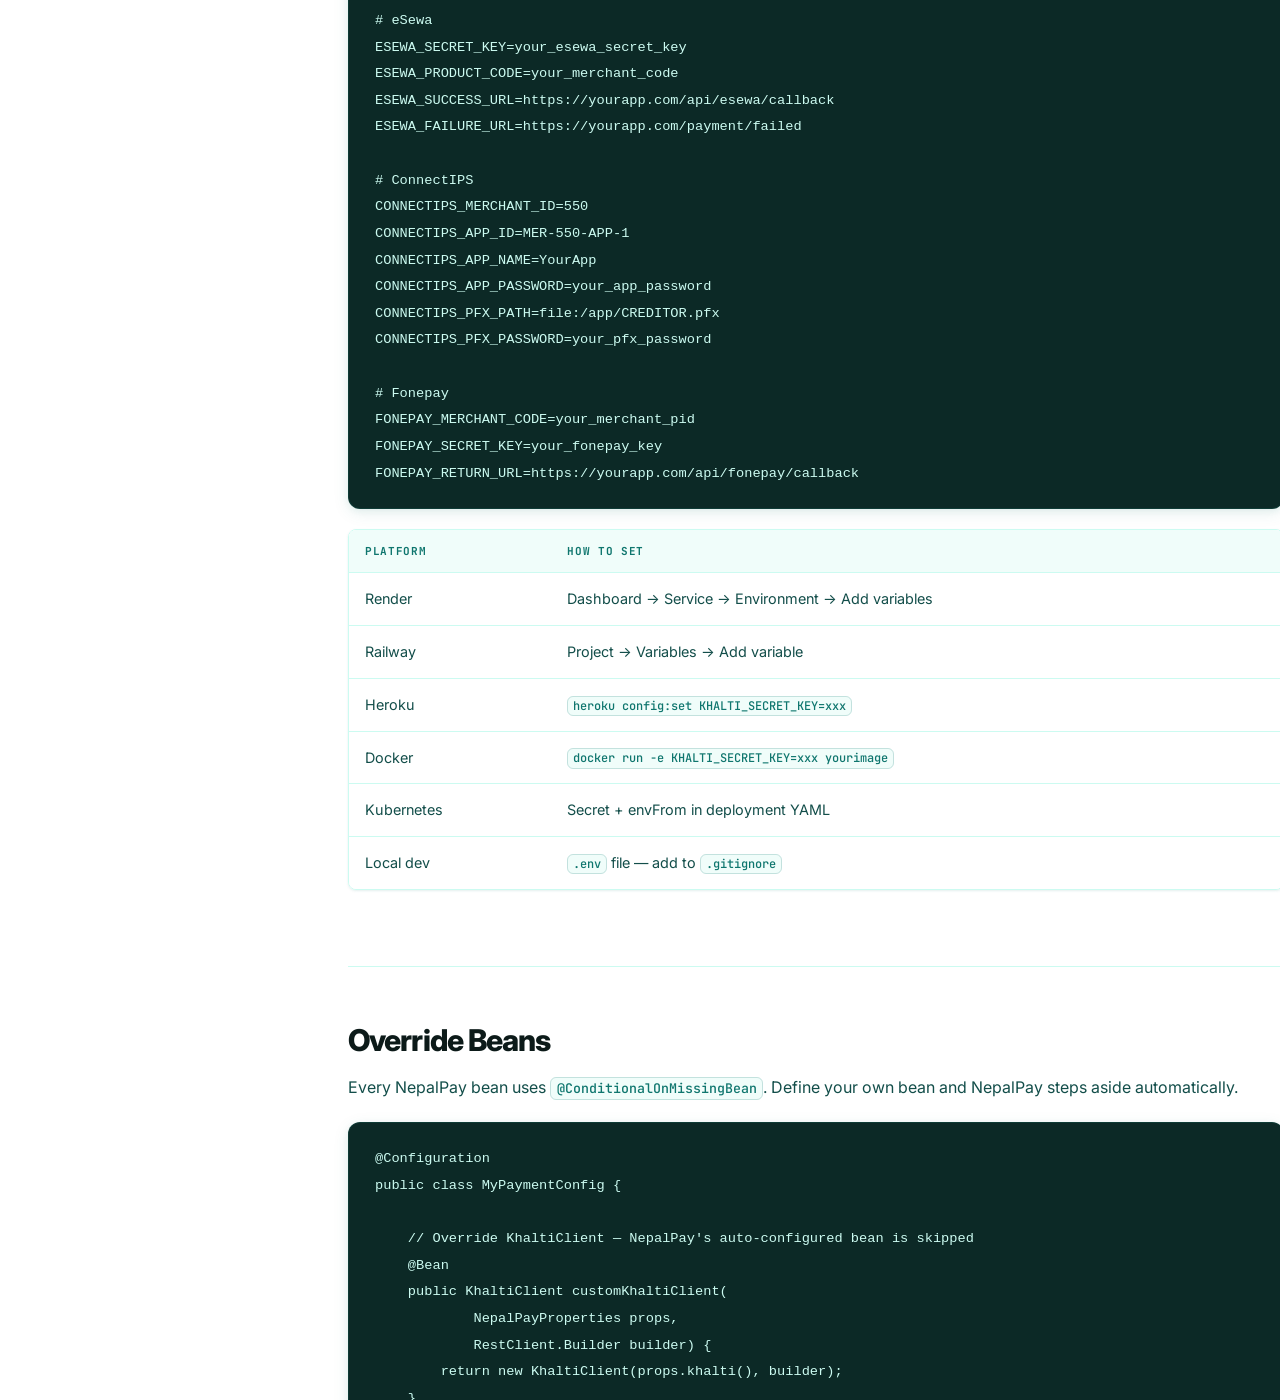
<file: docs/configuration.html>
<!DOCTYPE html>
<html lang="en" data-theme="light">
<head>
    <meta charset="UTF-8">
    <meta name="viewport" content="width=device-width, initial-scale=1.0">
    <title>Configuration — NepalPay</title>
    <meta name="description"
          content="Complete NepalPay property reference — Khalti, eSewa, ConnectIPS, Fonepay, retry, metrics, health, sandbox, and production setup.">
    <link rel="stylesheet" href="./css/styles.css">
    <script>
        (function () {
            try {
                var s = localStorage.getItem('np-theme');
                var d = window.matchMedia('(prefers-color-scheme: dark)').matches ? 'dark' : 'light';
                document.documentElement.setAttribute('data-theme', s || d);
            } catch (e) {}
        }());
    </script>
</head>
<body>

<div class="page-hero page-nav">
    <nav class="topnav">
        <div class="topnav-inner">
            <a class="nav-brand" href="index.html">
                <span class="nav-brand-flag">🇳🇵</span>
                <span class="nav-brand-name">NepalPay</span>
            </a>
            <div class="nav-links">
                <a href="getting-started.html">Getting Started</a>
                <a href="khalti.html">Khalti</a>
                <a href="esewa.html">eSewa</a>
                <a href="connectips.html">ConnectIPS</a>
                <a href="fonepay.html">Fonepay</a>
                <a href="reactive.html">Reactive</a>
                <a href="configuration.html" class="active">Config</a>
                <a href="security.html">Security</a>
            </div>
            <div class="nav-right">
                <button class="theme-toggle"
                        onclick="toggleTheme()"
                        aria-label="Toggle dark mode">
                    <span class="i-moon">🌙</span>
                    <span class="i-sun">☀️</span>
                </button>
                <a class="nav-cta"
                   href="https://github.com/sujankim/nepal-pay-spring-boot-starter"
                   target="_blank" rel="noopener">GitHub ↗</a>
            </div>
        </div>
    </nav>

    <div class="page-header-body">
        <div class="page-header-left">
            <h1>Configuration</h1>
            <p>
                Complete property reference for all gateways.
                Environment variables, retry config, observability,
                sandbox and production setup.
            </p>
        </div>
    </div>
</div>

<div class="docs-wrapper">

    <aside class="sidebar">
        <nav class="sidebar-nav">
            <div class="sidebar-group-label">Properties</div>
            <a href="#khalti-props">Khalti</a>
            <a href="#esewa-props">eSewa</a>
            <a href="#connectips-props">ConnectIPS</a>
            <a href="#fonepay-props">Fonepay</a>
            <div class="sidebar-group-label">Retry</div>
            <a href="#retry">Retry Config</a>
            <a href="#retry-ref">Retry Reference</a>
            <div class="sidebar-group-label">Observability</div>
            <a href="#metrics">Metrics</a>
            <a href="#health">Health Indicators</a>
            <div class="sidebar-group-label">Setup</div>
            <a href="#sandbox">Sandbox Setup</a>
            <a href="#production">Production Setup</a>
            <a href="#env-vars">Environment Variables</a>
            <a href="#override">Override Beans</a>
        </nav>
    </aside>

    <article class="docs-content">

        <!-- Khalti -->
        <section id="khalti-props">
            <h2>Khalti Properties</h2>
            <p>
                <code>KhaltiClient</code> (and
                <code>KhaltiReactiveClient</code>) is created when
                <code>nepalpay.khalti.secret-key</code> is present.
            </p>
            <div class="table-wrap">
                <table>
                    <thead>
                    <tr>
                        <th>Property</th>
                        <th>Required</th>
                        <th>Default</th>
                        <th>Description</th>
                    </tr>
                    </thead>
                    <tbody>
                    <tr>
                        <td><code>secret-key</code></td>
                        <td>✅</td>
                        <td>—</td>
                        <td>Khalti secret key. Creates bean when present.</td>
                    </tr>
                    <tr>
                        <td><code>return-url</code></td>
                        <td>✅</td>
                        <td>—</td>
                        <td>URL Khalti redirects to after payment.</td>
                    </tr>
                    <tr>
                        <td><code>website-url</code></td>
                        <td>✅</td>
                        <td>—</td>
                        <td>Your merchant website URL.</td>
                    </tr>
                    <tr>
                        <td><code>sandbox</code></td>
                        <td>—</td>
                        <td><code>true</code></td>
                        <td><code>true</code> = dev.khalti.com · <code>false</code> = khalti.com</td>
                    </tr>
                    <tr>
                        <td><code>timeout-seconds</code></td>
                        <td>—</td>
                        <td><code>10</code></td>
                        <td>HTTP connect and read timeout in seconds.</td>
                    </tr>
                    <tr>
                        <td><code>retry.*</code></td>
                        <td>—</td>
                        <td>disabled</td>
                        <td>See <a href="#retry">Retry Config →</a></td>
                    </tr>
                    </tbody>
                </table>
            </div>
        </section>

        <!-- eSewa -->
        <section id="esewa-props">
            <h2>eSewa Properties</h2>
            <p>
                <code>EsewaClient</code> (and
                <code>EsewaReactiveClient</code>) is created when
                <code>nepalpay.esewa.secret-key</code> is present.
            </p>
            <div class="table-wrap">
                <table>
                    <thead>
                    <tr>
                        <th>Property</th>
                        <th>Required</th>
                        <th>Default</th>
                        <th>Description</th>
                    </tr>
                    </thead>
                    <tbody>
                    <tr>
                        <td><code>secret-key</code></td>
                        <td>✅</td>
                        <td>—</td>
                        <td>HMAC-SHA256 secret key. Sandbox: <code>8gBm/:&amp;EnhH.1/q</code></td>
                    </tr>
                    <tr>
                        <td><code>product-code</code></td>
                        <td>✅</td>
                        <td>—</td>
                        <td>Sandbox: <code>EPAYTEST</code> · Production: your merchant code</td>
                    </tr>
                    <tr>
                        <td><code>success-url</code></td>
                        <td>✅</td>
                        <td>—</td>
                        <td>Redirect on successful payment with <code>?data=BASE64</code></td>
                    </tr>
                    <tr>
                        <td><code>failure-url</code></td>
                        <td>✅</td>
                        <td>—</td>
                        <td>Redirect on failed or canceled payment</td>
                    </tr>
                    <tr>
                        <td><code>sandbox</code></td>
                        <td>—</td>
                        <td><code>true</code></td>
                        <td><code>true</code> = rc-epay.esewa.com.np · <code>false</code> = epay.esewa.com.np</td>
                    </tr>
                    <tr>
                        <td><code>timeout-seconds</code></td>
                        <td>—</td>
                        <td><code>10</code></td>
                        <td>HTTP timeout for status API calls in seconds</td>
                    </tr>
                    <tr>
                        <td><code>retry.*</code></td>
                        <td>—</td>
                        <td>disabled</td>
                        <td>Applies to <code>checkStatus()</code> inside <code>verifyCallback()</code></td>
                    </tr>
                    </tbody>
                </table>
            </div>
        </section>

        <!-- ConnectIPS -->
        <section id="connectips-props">
            <h2>ConnectIPS Properties</h2>

            <div class="callout callout-warning">
                <span class="callout-icon">⚠️</span>
                <p>
                    Requires NCHL merchant registration before use.
                    Contact
                    <a href="mailto:connectips@nchl.com.np">
                        connectips@nchl.com.np
                    </a>.
                </p>
            </div>

            <div class="table-wrap">
                <table>
                    <thead>
                    <tr>
                        <th>Property</th>
                        <th>Required</th>
                        <th>Default</th>
                        <th>Description</th>
                    </tr>
                    </thead>
                    <tbody>
                    <tr>
                        <td><code>merchant-id</code></td>
                        <td>✅</td>
                        <td>—</td>
                        <td>NCHL integer merchant ID. Creates bean when present.</td>
                    </tr>
                    <tr>
                        <td><code>app-id</code></td>
                        <td>✅</td>
                        <td>—</td>
                        <td>Application ID from NCHL.</td>
                    </tr>
                    <tr>
                        <td><code>app-name</code></td>
                        <td>✅</td>
                        <td>—</td>
                        <td>Application name from NCHL.</td>
                    </tr>
                    <tr>
                        <td><code>app-password</code></td>
                        <td>✅</td>
                        <td>—</td>
                        <td>Used for HTTP Basic Auth on the validate API.</td>
                    </tr>
                    <tr>
                        <td><code>pfx-path</code></td>
                        <td>✅</td>
                        <td>—</td>
                        <td>Spring Resource path. <code>file:/app/CREDITOR.pfx</code> or <code>classpath:CREDITOR.pfx</code></td>
                    </tr>
                    <tr>
                        <td><code>pfx-password</code></td>
                        <td>✅</td>
                        <td>—</td>
                        <td>Password for the CREDITOR.pfx file.</td>
                    </tr>
                    <tr>
                        <td><code>sandbox</code></td>
                        <td>—</td>
                        <td><code>true</code></td>
                        <td><code>true</code> = uat.connectips.com · <code>false</code> = connectips.com</td>
                    </tr>
                    <tr>
                        <td><code>timeout-seconds</code></td>
                        <td>—</td>
                        <td><code>30</code></td>
                        <td>HTTP timeout in seconds. Default 30s — intentionally longer because ConnectIPS validates via NCHL to bank systems. Increase for slower banks.</td>
                    </tr>
                    <tr>
                        <td><code>retry.*</code></td>
                        <td>—</td>
                        <td>disabled</td>
                        <td>Applies to <code>validateTransaction()</code></td>
                    </tr>
                    </tbody>
                </table>
            </div>
        </section>

        <!-- Fonepay -->
        <section id="fonepay-props">
            <h2>Fonepay Properties</h2>

            <div class="callout callout-info">
                <span class="callout-icon">ℹ️</span>
                <p>
                    <strong>No retry or timeout for Fonepay.</strong>
                    Fonepay uses URL redirect and makes zero
                    server-to-server HTTP calls.
                </p>
            </div>

            <div class="table-wrap">
                <table>
                    <thead>
                    <tr>
                        <th>Property</th>
                        <th>Required</th>
                        <th>Default</th>
                        <th>Description</th>
                    </tr>
                    </thead>
                    <tbody>
                    <tr>
                        <td><code>merchant-code</code></td>
                        <td>✅</td>
                        <td>—</td>
                        <td>Your Fonepay PID (merchant code).</td>
                    </tr>
                    <tr>
                        <td><code>secret-key</code></td>
                        <td>✅</td>
                        <td>—</td>
                        <td>HMAC-SHA512 secret key. Creates bean when present.</td>
                    </tr>
                    <tr>
                        <td><code>return-url</code></td>
                        <td>✅</td>
                        <td>—</td>
                        <td>Fonepay redirects here with all callback params after payment.</td>
                    </tr>
                    <tr>
                        <td><code>sandbox</code></td>
                        <td>—</td>
                        <td><code>true</code></td>
                        <td><code>true</code> = dev.fonepay.com · <code>false</code> = fonepay.com</td>
                    </tr>
                    </tbody>
                </table>
            </div>
        </section>

        <!-- Retry -->
        <section id="retry">
            <h2>Retry Configuration</h2>

            <div class="callout callout-info">
                <span class="callout-icon">ℹ️</span>
                <p>
                    Retry is <strong>disabled by default</strong>.
                    You must explicitly set <code>enabled: true</code>
                    per gateway. The blocking starter uses
                    <code>Thread.sleep()</code>. The reactive starter
                    uses Reactor's <code>Retry.backoff()</code> —
                    fully non-blocking.
                </p>
            </div>

            <pre><code>nepalpay:
  khalti:
    retry:
      enabled: true           # opt-in — false by default
      max-attempts: 3         # retries after first failure (4 total calls)
      initial-delay-ms: 500   # wait 500ms before first retry
      multiplier: 2.0         # 500 → 1000 → 2000ms
      max-delay-ms: 5000      # never wait more than 5 seconds</code></pre>

            <h3>What gets retried</h3>
            <div class="table-wrap">
                <table>
                    <thead>
                    <tr>
                        <th>Scenario</th>
                        <th>Retried?</th>
                        <th>Reason</th>
                    </tr>
                    </thead>
                    <tbody>
                    <tr>
                        <td>5xx server errors</td>
                        <td><span class="pill pill-ok">✅ Yes</span></td>
                        <td>Gateway temporarily down — may recover</td>
                    </tr>
                    <tr>
                        <td>Network timeout / connection reset</td>
                        <td><span class="pill pill-ok">✅ Yes</span></td>
                        <td>Transient network issue</td>
                    </tr>
                    <tr>
                        <td>400 Bad Request</td>
                        <td><span class="pill pill-bad">❌ No</span></td>
                        <td>Invalid request — retrying won't help</td>
                    </tr>
                    <tr>
                        <td>401 Unauthorized</td>
                        <td><span class="pill pill-bad">❌ No</span></td>
                        <td>Wrong key — retrying won't help</td>
                    </tr>
                    <tr>
                        <td>Signature failure</td>
                        <td><span class="pill pill-bad">❌ No</span></td>
                        <td>Security alert — must never retry</td>
                    </tr>
                    </tbody>
                </table>
            </div>
        </section>

        <!-- Retry Reference -->
        <section id="retry-ref">
            <h2>Retry Properties Reference</h2>

            <div class="table-wrap">
                <table>
                    <thead>
                    <tr>
                        <th>Property</th>
                        <th>Default</th>
                        <th>Description</th>
                    </tr>
                    </thead>
                    <tbody>
                    <tr>
                        <td><code>retry.enabled</code></td>
                        <td><code>false</code></td>
                        <td>Must be <code>true</code> to activate.</td>
                    </tr>
                    <tr>
                        <td><code>retry.max-attempts</code></td>
                        <td><code>3</code></td>
                        <td>Retries after first failure. Total calls = max-attempts + 1.</td>
                    </tr>
                    <tr>
                        <td><code>retry.initial-delay-ms</code></td>
                        <td><code>500</code></td>
                        <td>Milliseconds before first retry.</td>
                    </tr>
                    <tr>
                        <td><code>retry.multiplier</code></td>
                        <td><code>2.0</code></td>
                        <td>Delay multiplier per retry. Use <code>1.0</code> for constant delay. Must be &gt;= 1.0.</td>
                    </tr>
                    <tr>
                        <td><code>retry.max-delay-ms</code></td>
                        <td><code>5000</code></td>
                        <td>Maximum wait between retries in milliseconds.</td>
                    </tr>
                    </tbody>
                </table>
            </div>

            <h3>Exponential backoff with jitter</h3>
            <pre><code># initial-delay-ms=500, multiplier=2.0, max-delay-ms=5000, max-attempts=3

First call  → fails 5xx → wait ~500ms  (±10% jitter)
Retry 1     → fails 5xx → wait ~1000ms (500 × 2.0)
Retry 2     → fails 5xx → wait ~2000ms (1000 × 2.0)
Retry 3     → fails 5xx → throw exception — no more retries

# Jitter: ±10% random offset prevents thundering herd
# All clients retry on 4xx → never</code></pre>
        </section>

        <!-- Metrics -->
        <section id="metrics">
            <h2>Micrometer Metrics (v1.2.0)</h2>

            <p>
                Add <code>spring-boot-starter-actuator</code> — metrics
                register automatically. Opt-out with:
            </p>

            <pre><code>nepalpay:
  metrics:
    enabled: false  # opt-out — true by default when Actuator present</code></pre>

            <div class="table-wrap">
                <table>
                    <thead>
                    <tr>
                        <th>Gateway</th>
                        <th>Timers</th>
                        <th>Counters</th>
                    </tr>
                    </thead>
                    <tbody>
                    <tr>
                        <td>Khalti</td>
                        <td><code>nepalpay.khalti.payment.initiate.duration</code><br>
                            <code>nepalpay.khalti.payment.lookup.duration</code><br>
                            <code>nepalpay.khalti.payment.refund.duration</code></td>
                        <td><code>nepalpay.khalti.retry.attempts{operation=initiate|lookup|refund}</code></td>
                    </tr>
                    <tr>
                        <td>eSewa</td>
                        <td><code>nepalpay.esewa.callback.verify.duration</code><br>
                            <code>nepalpay.esewa.status.check.duration</code></td>
                        <td><code>nepalpay.esewa.callback.signature.failed</code><br>
                            <code>nepalpay.esewa.retry.attempts</code></td>
                    </tr>
                    <tr>
                        <td>ConnectIPS</td>
                        <td><code>nepalpay.connectips.validate.duration</code></td>
                        <td><code>nepalpay.connectips.retry.attempts</code></td>
                    </tr>
                    <tr>
                        <td>Fonepay</td>
                        <td>None — no HTTP calls</td>
                        <td><code>nepalpay.fonepay.redirect.built</code><br>
                            <code>nepalpay.fonepay.callback.verified{status=success|failed}</code><br>
                            <code>nepalpay.fonepay.callback.signature.failed</code></td>
                    </tr>
                    </tbody>
                </table>
            </div>

            <h3>Example Grafana queries</h3>
            <pre><code># Khalti P99 initiation latency
histogram_quantile(0.99,
  rate(nepalpay_khalti_payment_initiate_duration_seconds_bucket[5m])
)

# eSewa fraud alert — HMAC mismatch spike
rate(nepalpay_esewa_callback_signature_failed_total[5m]) &gt; 5

# ConnectIPS retry rate
rate(nepalpay_connectips_retry_attempts_total[5m])</code></pre>
        </section>

        <!-- Health -->
        <section id="health">
            <h2>Actuator Health Indicators (v1.2.0)</h2>

            <p>
                Each configured gateway exposes its own health component.
                Opt-out with:
            </p>

            <pre><code>nepalpay:
  health:
    enabled: false  # opt-out — true by default when Actuator present</code></pre>

            <h3>Example response</h3>
            <pre><code>GET /actuator/health

{
  "status": "UP",
  "components": {
    "nepalpayKhalti": {
      "status": "UP",
      "details": { "gateway": "Khalti", "mode": "SANDBOX", "configured": true }
    },
    "nepalpayEsewa": {
      "status": "UP",
      "details": { "gateway": "eSewa", "mode": "SANDBOX", "configured": true }
    },
    "nepalpayConnectIps": {
      "status": "UP",
      "details": { "pfxLoaded": true, "configured": true }
    },
    "nepalpayFonepay": {
      "status": "UP",
      "details": { "note": "URL redirect — no HTTP calls", "configured": true }
    }
  }
}</code></pre>

            <div class="callout callout-info">
                <span class="callout-icon">ℹ️</span>
                <p>
                    Health indicators are <strong>config-only</strong>
                    — no outbound HTTP ping to the gateway APIs.
                    This avoids false <code>DOWN</code> states caused
                    by sandbox rate limits during startup health checks.
                    Real payment failures are tracked via Micrometer
                    counters.
                </p>
            </div>
        </section>

        <!-- Sandbox -->
        <section id="sandbox">
            <h2>Sandbox Configuration</h2>

            <pre><code>nepalpay:

  khalti:
    secret-key:  ${KHALTI_SECRET_KEY:test_key_placeholder}
    return-url:  http://localhost:8080/api/khalti/callback
    website-url: http://localhost:8080
    sandbox: true

  esewa:
    # Sandbox: ID=9806800001 Password=Nepal@123 MPIN=1122 Token=123456
    secret-key:   ${ESEWA_SECRET_KEY:8gBm/:&EnhH.1/q}
    product-code: EPAYTEST
    success-url:  http://localhost:8080/api/esewa/callback
    failure-url:  http://localhost:8080/api/esewa/failed
    sandbox: true

  fonepay:
    merchant-code: ${FONEPAY_MERCHANT_CODE}
    secret-key:    ${FONEPAY_SECRET_KEY}
    return-url:    http://localhost:8080/api/fonepay/callback
    sandbox: true

  # ConnectIPS — uncomment when you have NCHL UAT credentials
  # connectips:
  #   merchant-id:     ${CONNECTIPS_MERCHANT_ID}
  #   app-id:          ${CONNECTIPS_APP_ID}
  #   app-name:        ${CONNECTIPS_APP_NAME}
  #   app-password:    ${CONNECTIPS_APP_PASSWORD}
  #   pfx-path:        ${CONNECTIPS_PFX_PATH}
  #   pfx-password:    ${CONNECTIPS_PFX_PASSWORD}
  #   timeout-seconds: 30
  #   sandbox: true</code></pre>
        </section>

        <!-- Production -->
        <section id="production">
            <h2>Production Configuration</h2>

            <div class="callout callout-danger">
                <span class="callout-icon">🔴</span>
                <p>
                    <strong>Never hardcode production keys.</strong>
                    Always use environment variables.
                    Never commit real credentials to Git.
                </p>
            </div>

            <pre><code>nepalpay:

  khalti:
    secret-key:  ${KHALTI_SECRET_KEY}
    return-url:  https://yourapp.com/api/khalti/callback
    website-url: https://yourapp.com
    sandbox: false                      # ← production

  esewa:
    secret-key:   ${ESEWA_SECRET_KEY}
    product-code: ${ESEWA_PRODUCT_CODE} # ← your real merchant code
    success-url:  https://yourapp.com/api/esewa/callback
    failure-url:  https://yourapp.com/payment/failed
    sandbox: false                      # ← production

  connectips:
    merchant-id:     ${CONNECTIPS_MERCHANT_ID}
    app-id:          ${CONNECTIPS_APP_ID}
    app-name:        ${CONNECTIPS_APP_NAME}
    app-password:    ${CONNECTIPS_APP_PASSWORD}
    pfx-path:        ${CONNECTIPS_PFX_PATH}
    pfx-password:    ${CONNECTIPS_PFX_PASSWORD}
    timeout-seconds: 30
    sandbox: false                      # ← production

  fonepay:
    merchant-code: ${FONEPAY_MERCHANT_CODE}
    secret-key:    ${FONEPAY_SECRET_KEY}
    return-url:    https://yourapp.com/api/fonepay/callback
    sandbox: false                      # ← production</code></pre>
        </section>

        <!-- Environment Variables -->
        <section id="env-vars">
            <h2>Environment Variables</h2>

            <pre><code># Khalti
KHALTI_SECRET_KEY=live_secret_key_here
KHALTI_RETURN_URL=https://yourapp.com/api/khalti/callback
YOUR_WEBSITE_URL=https://yourapp.com

# eSewa
ESEWA_SECRET_KEY=your_esewa_secret_key
ESEWA_PRODUCT_CODE=your_merchant_code
ESEWA_SUCCESS_URL=https://yourapp.com/api/esewa/callback
ESEWA_FAILURE_URL=https://yourapp.com/payment/failed

# ConnectIPS
CONNECTIPS_MERCHANT_ID=550
CONNECTIPS_APP_ID=MER-550-APP-1
CONNECTIPS_APP_NAME=YourApp
CONNECTIPS_APP_PASSWORD=your_app_password
CONNECTIPS_PFX_PATH=file:/app/CREDITOR.pfx
CONNECTIPS_PFX_PASSWORD=your_pfx_password

# Fonepay
FONEPAY_MERCHANT_CODE=your_merchant_pid
FONEPAY_SECRET_KEY=your_fonepay_key
FONEPAY_RETURN_URL=https://yourapp.com/api/fonepay/callback</code></pre>

            <div class="table-wrap">
                <table>
                    <thead>
                    <tr>
                        <th>Platform</th>
                        <th>How to set</th>
                    </tr>
                    </thead>
                    <tbody>
                    <tr>
                        <td>Render</td>
                        <td>Dashboard → Service → Environment → Add variables</td>
                    </tr>
                    <tr>
                        <td>Railway</td>
                        <td>Project → Variables → Add variable</td>
                    </tr>
                    <tr>
                        <td>Heroku</td>
                        <td><code>heroku config:set KHALTI_SECRET_KEY=xxx</code></td>
                    </tr>
                    <tr>
                        <td>Docker</td>
                        <td><code>docker run -e KHALTI_SECRET_KEY=xxx yourimage</code></td>
                    </tr>
                    <tr>
                        <td>Kubernetes</td>
                        <td>Secret + envFrom in deployment YAML</td>
                    </tr>
                    <tr>
                        <td>Local dev</td>
                        <td><code>.env</code> file — add to <code>.gitignore</code></td>
                    </tr>
                    </tbody>
                </table>
            </div>
        </section>

        <!-- Override Beans -->
        <section id="override">
            <h2>Override Beans</h2>

            <p>
                Every NepalPay bean uses
                <code>@ConditionalOnMissingBean</code>. Define your
                own bean and NepalPay steps aside automatically.
            </p>

            <pre><code>@Configuration
public class MyPaymentConfig {

    // Override KhaltiClient — NepalPay's auto-configured bean is skipped
    @Bean
    public KhaltiClient customKhaltiClient(
            NepalPayProperties props,
            RestClient.Builder builder) {
        return new KhaltiClient(props.khalti(), builder);
    }
}</code></pre>

            <p>
                Works for all four clients:
                <code>KhaltiClient</code>,
                <code>EsewaClient</code>,
                <code>ConnectIpsClient</code>,
                <code>FonepayClient</code>
                — and their reactive equivalents.
            </p>
        </section>

    </article>
</div>

<footer class="footer">
    <div class="footer-inner">
        <a class="footer-brand" href="index.html">🇳🇵 NepalPay</a>
        <div class="footer-links">
            <a href="index.html">Home</a>
            <a href="getting-started.html">Getting Started</a>
            <a href="security.html">Security</a>
            <a href="reactive.html">Reactive</a>
            <a href="https://github.com/sujankim/nepal-pay-spring-boot-starter"
               target="_blank" rel="noopener">GitHub</a>
        </div>
        <p class="footer-copy">MIT © 2026 · Built for Nepal's developers 🇳🇵</p>
    </div>
</footer>

<script>
    function toggleTheme() {
        var r = document.documentElement;
        var c = r.getAttribute('data-theme') || 'light';
        var n = c === 'dark' ? 'light' : 'dark';
        r.setAttribute('data-theme', n);
        try { localStorage.setItem('np-theme', n); } catch (e) {}
    }

    (function () {
        var links = document.querySelectorAll('.sidebar-nav a');
        var sections = document.querySelectorAll('.docs-content section');
        window.addEventListener('scroll', function () {
            var pos = window.scrollY + 100;
            sections.forEach(function (s) {
                if (s.offsetTop <= pos &&
                    s.offsetTop + s.offsetHeight > pos) {
                    links.forEach(function (l) { l.classList.remove('active'); });
                    var a = document.querySelector(
                        '.sidebar-nav a[href="#' + s.id + '"]');
                    if (a) a.classList.add('active');
                }
            });
        });
    }());
</script>
</body>
</html>
</file>
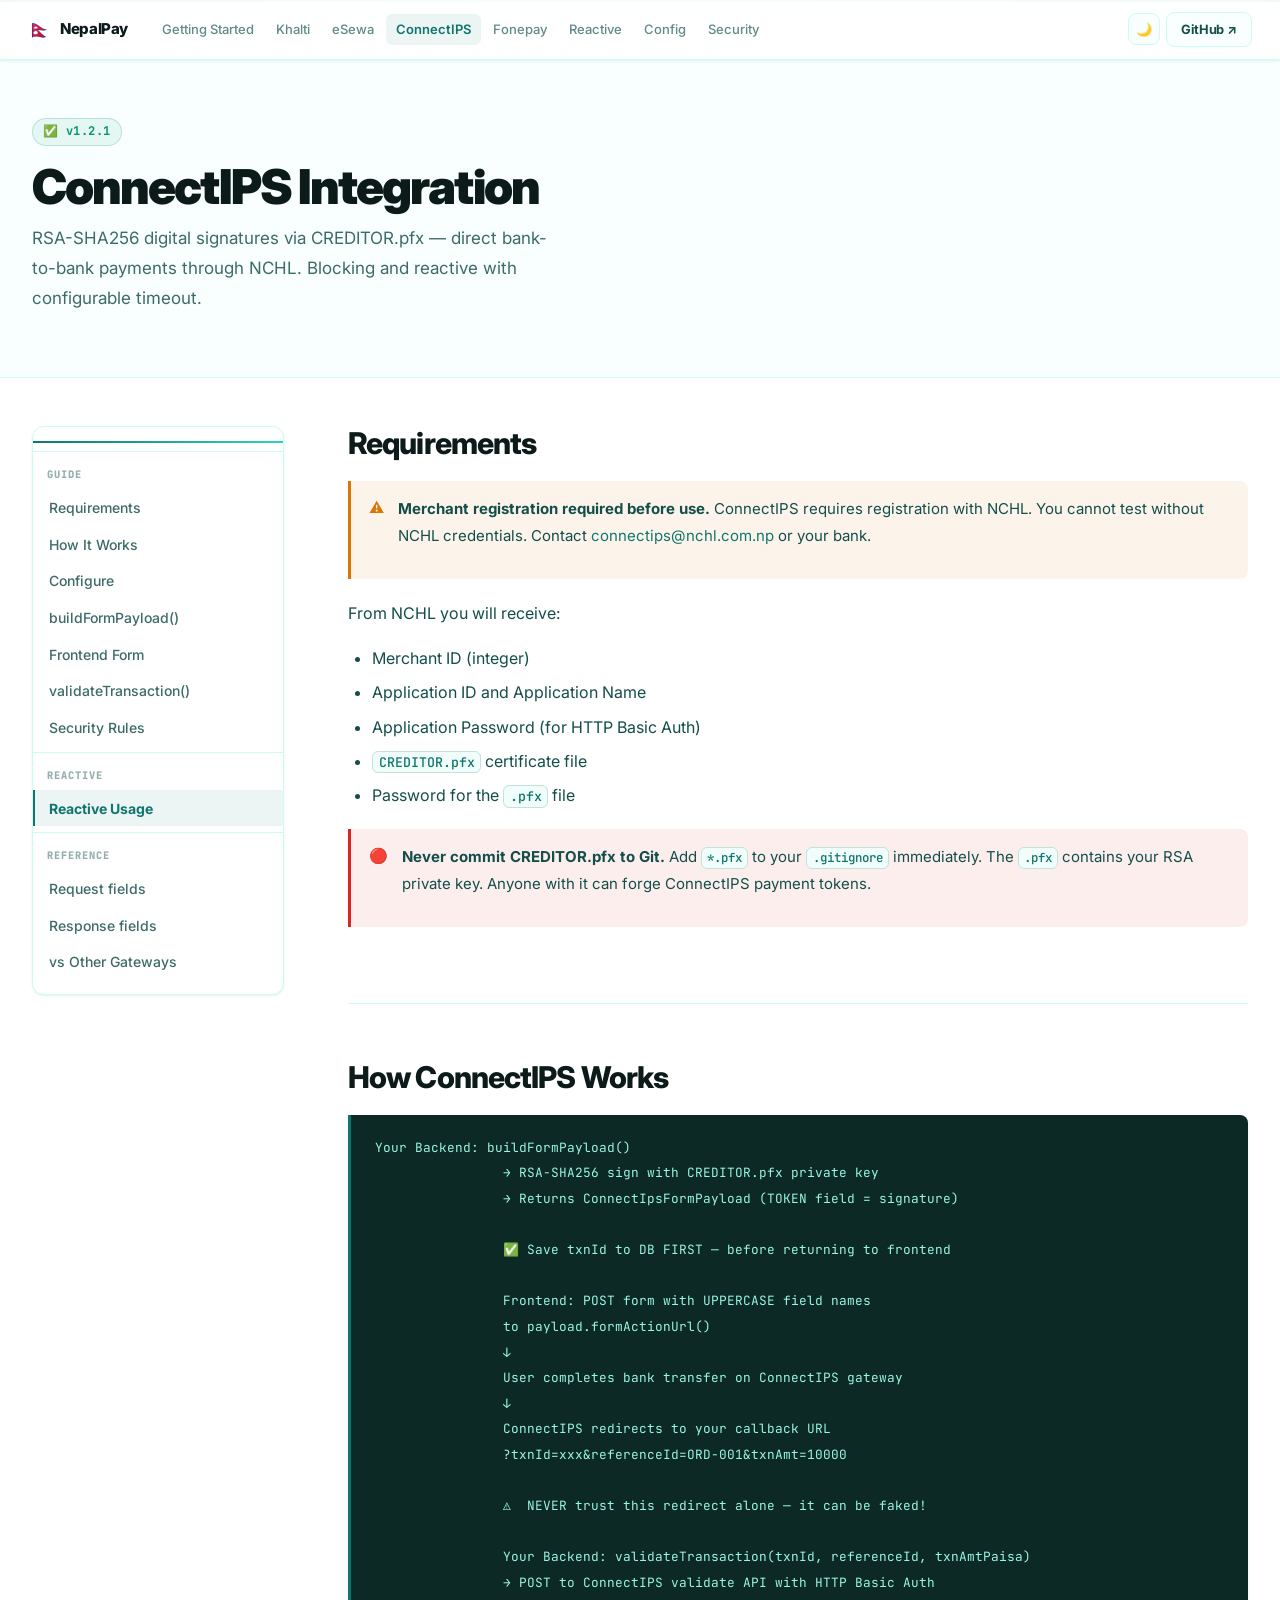
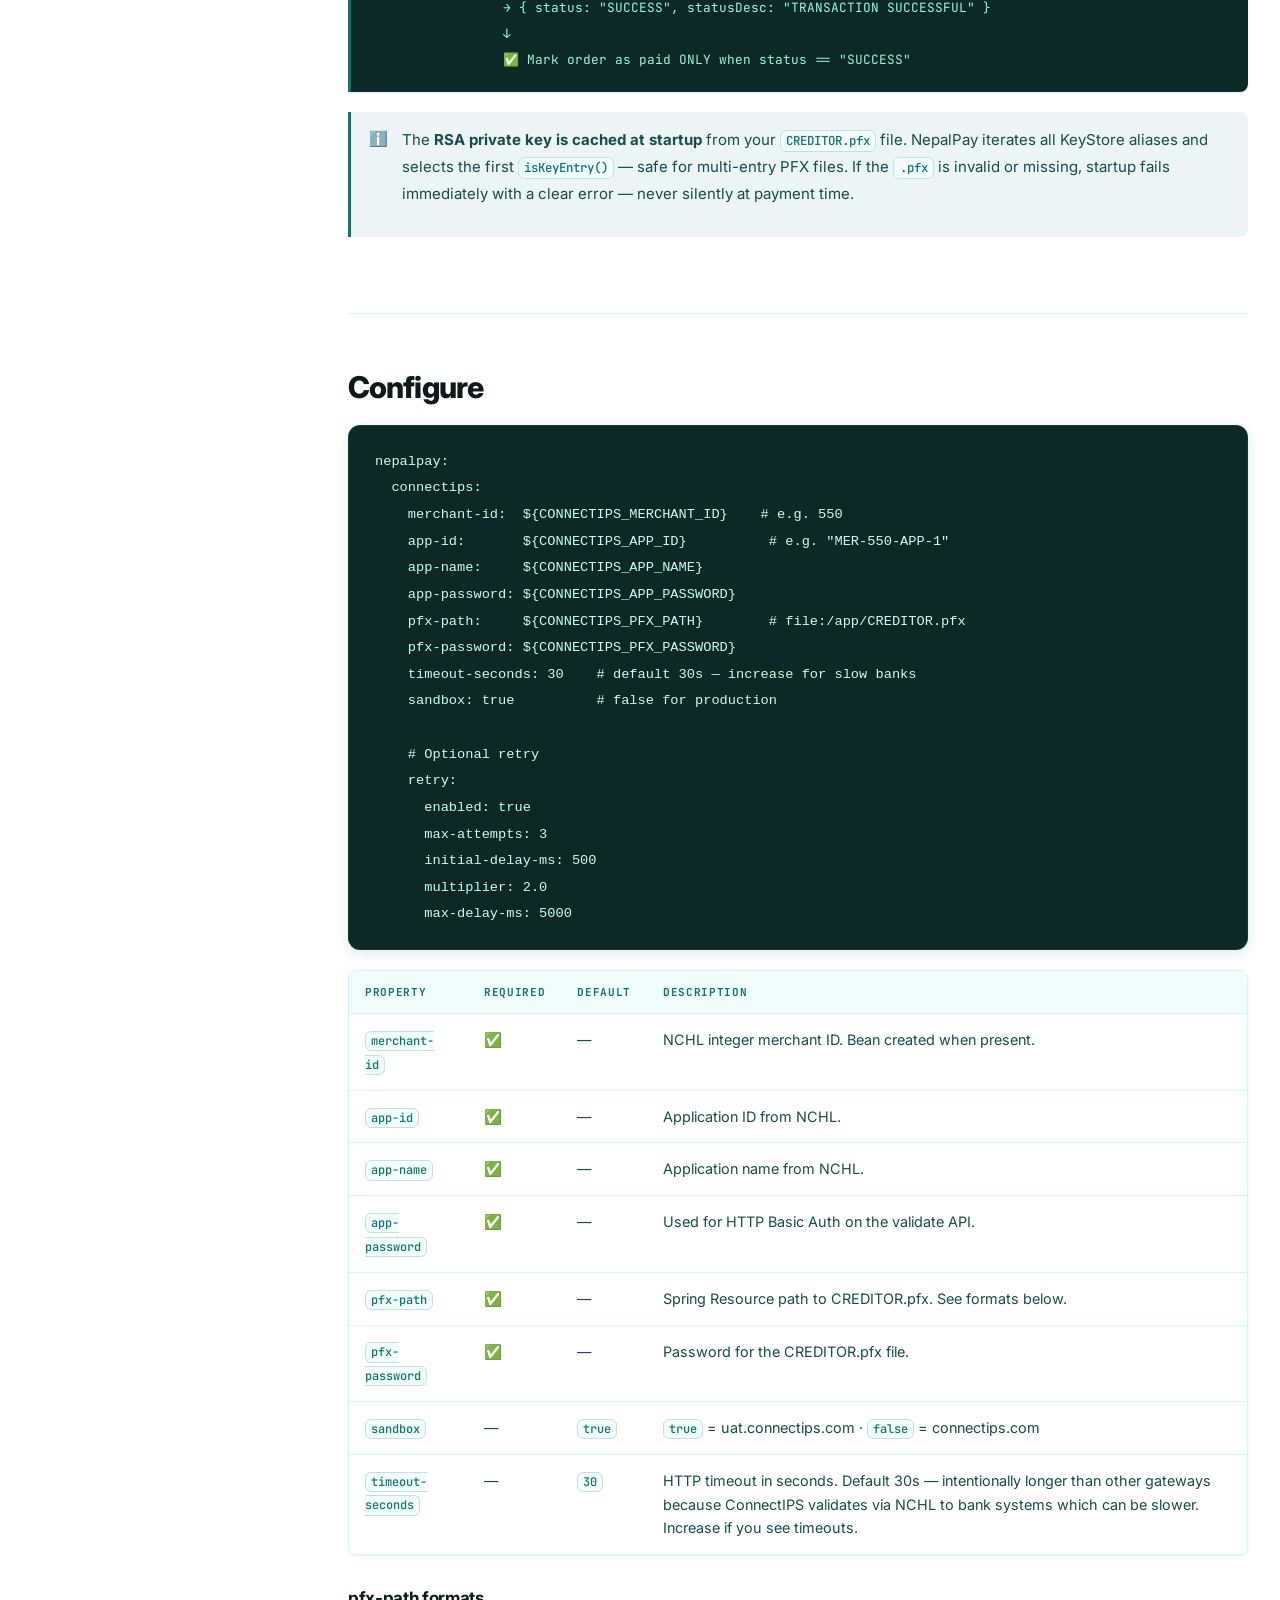
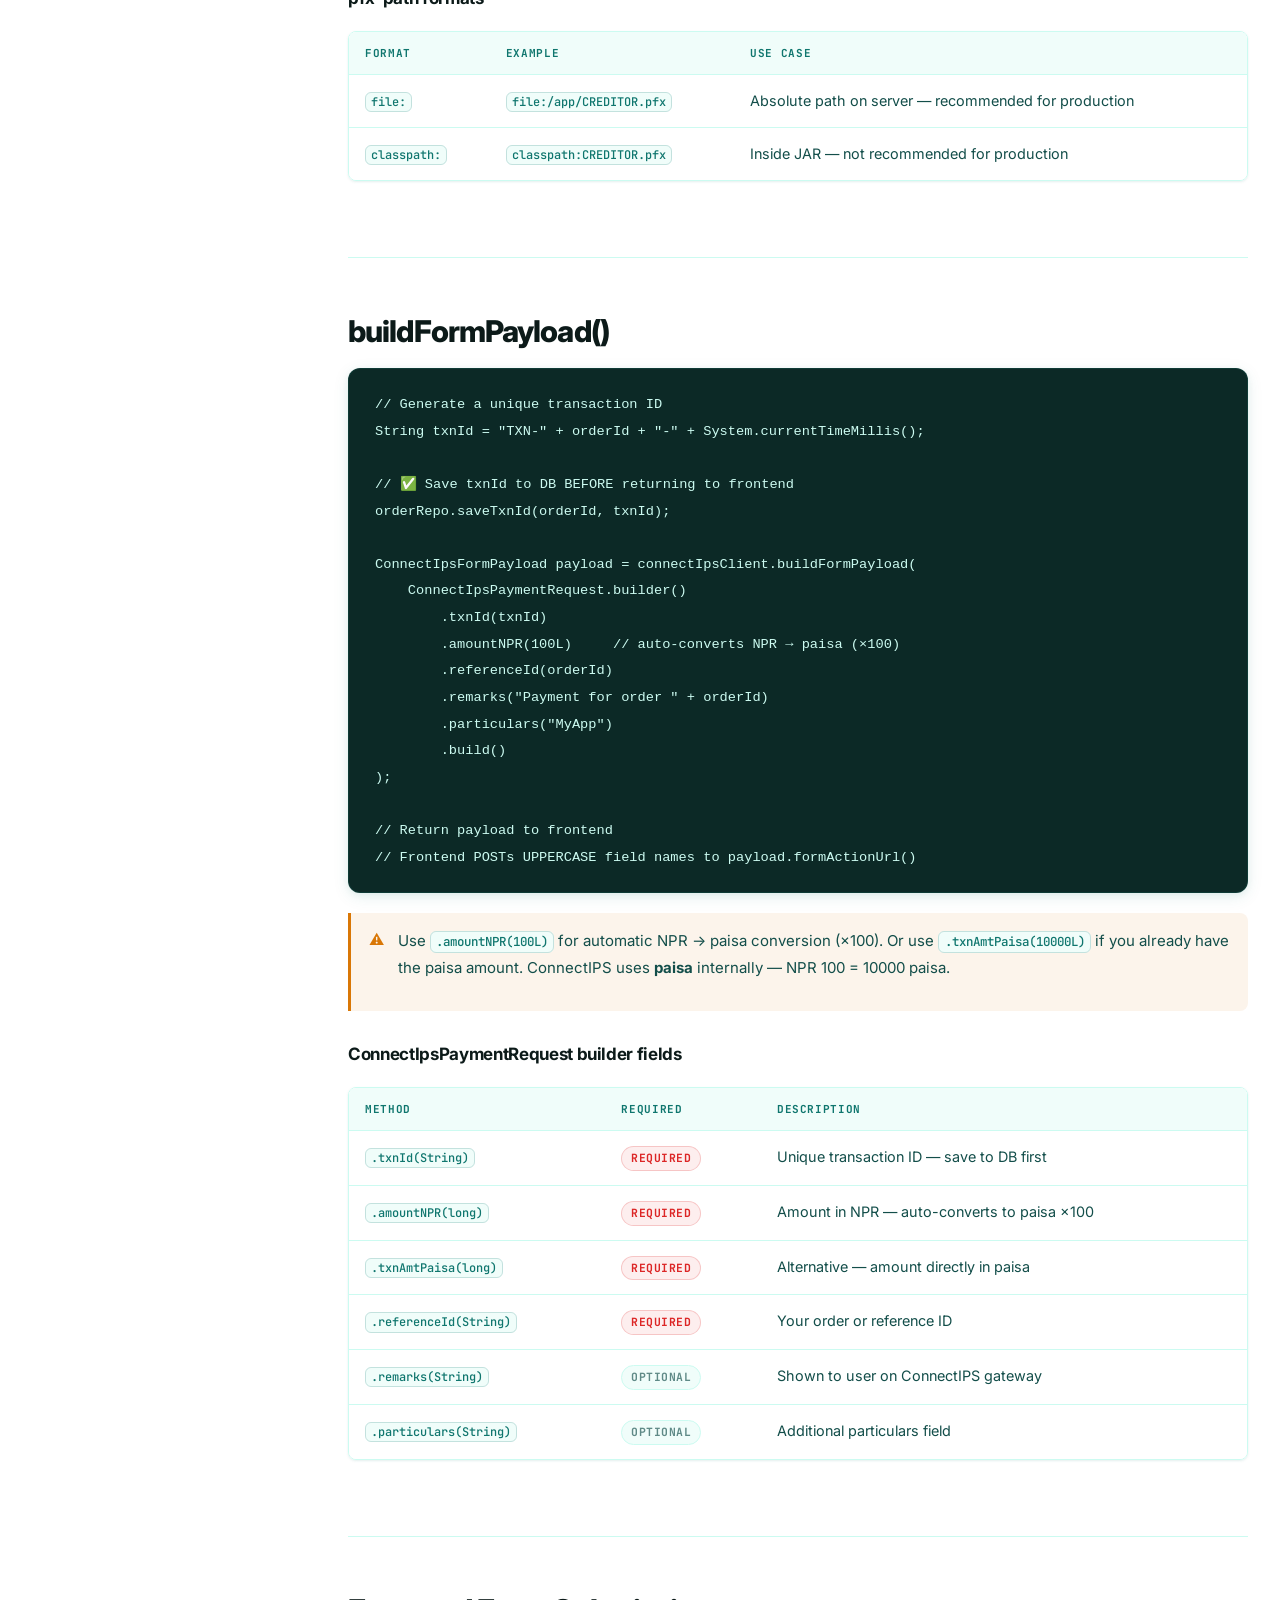
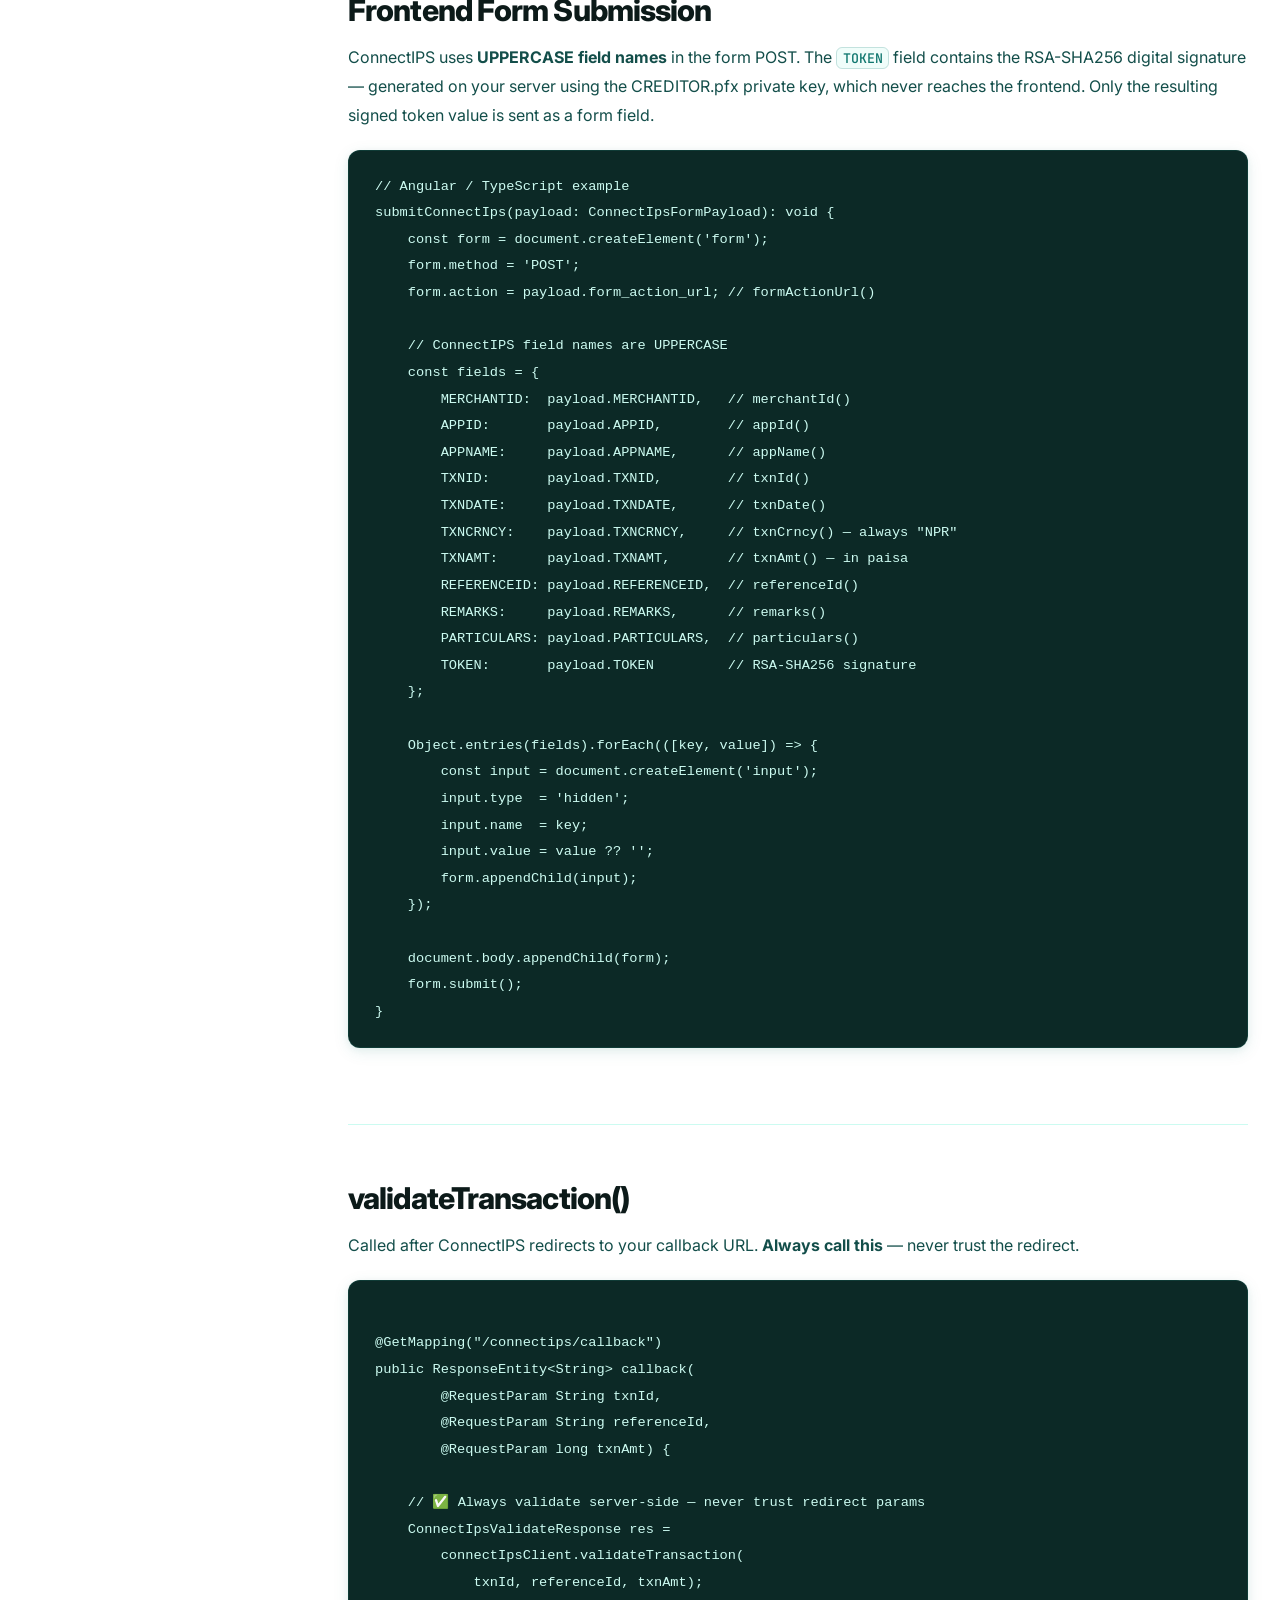
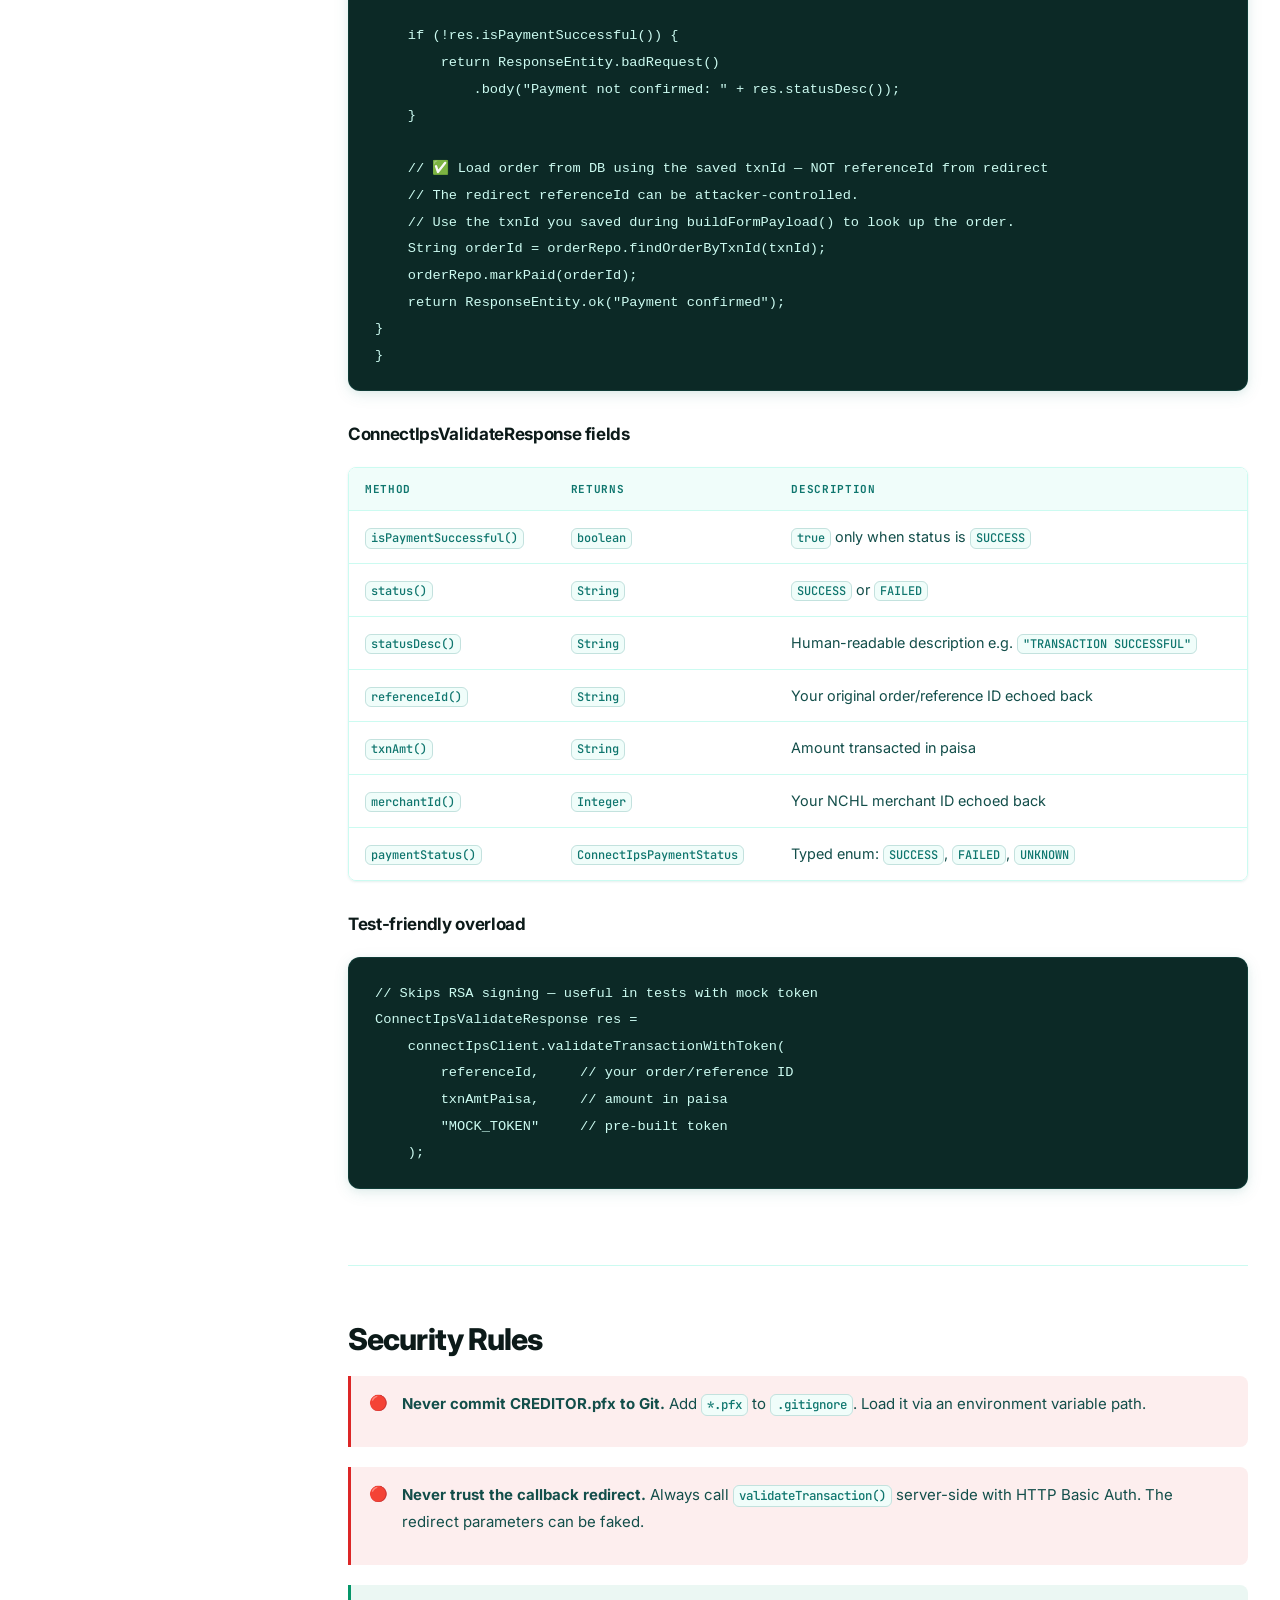
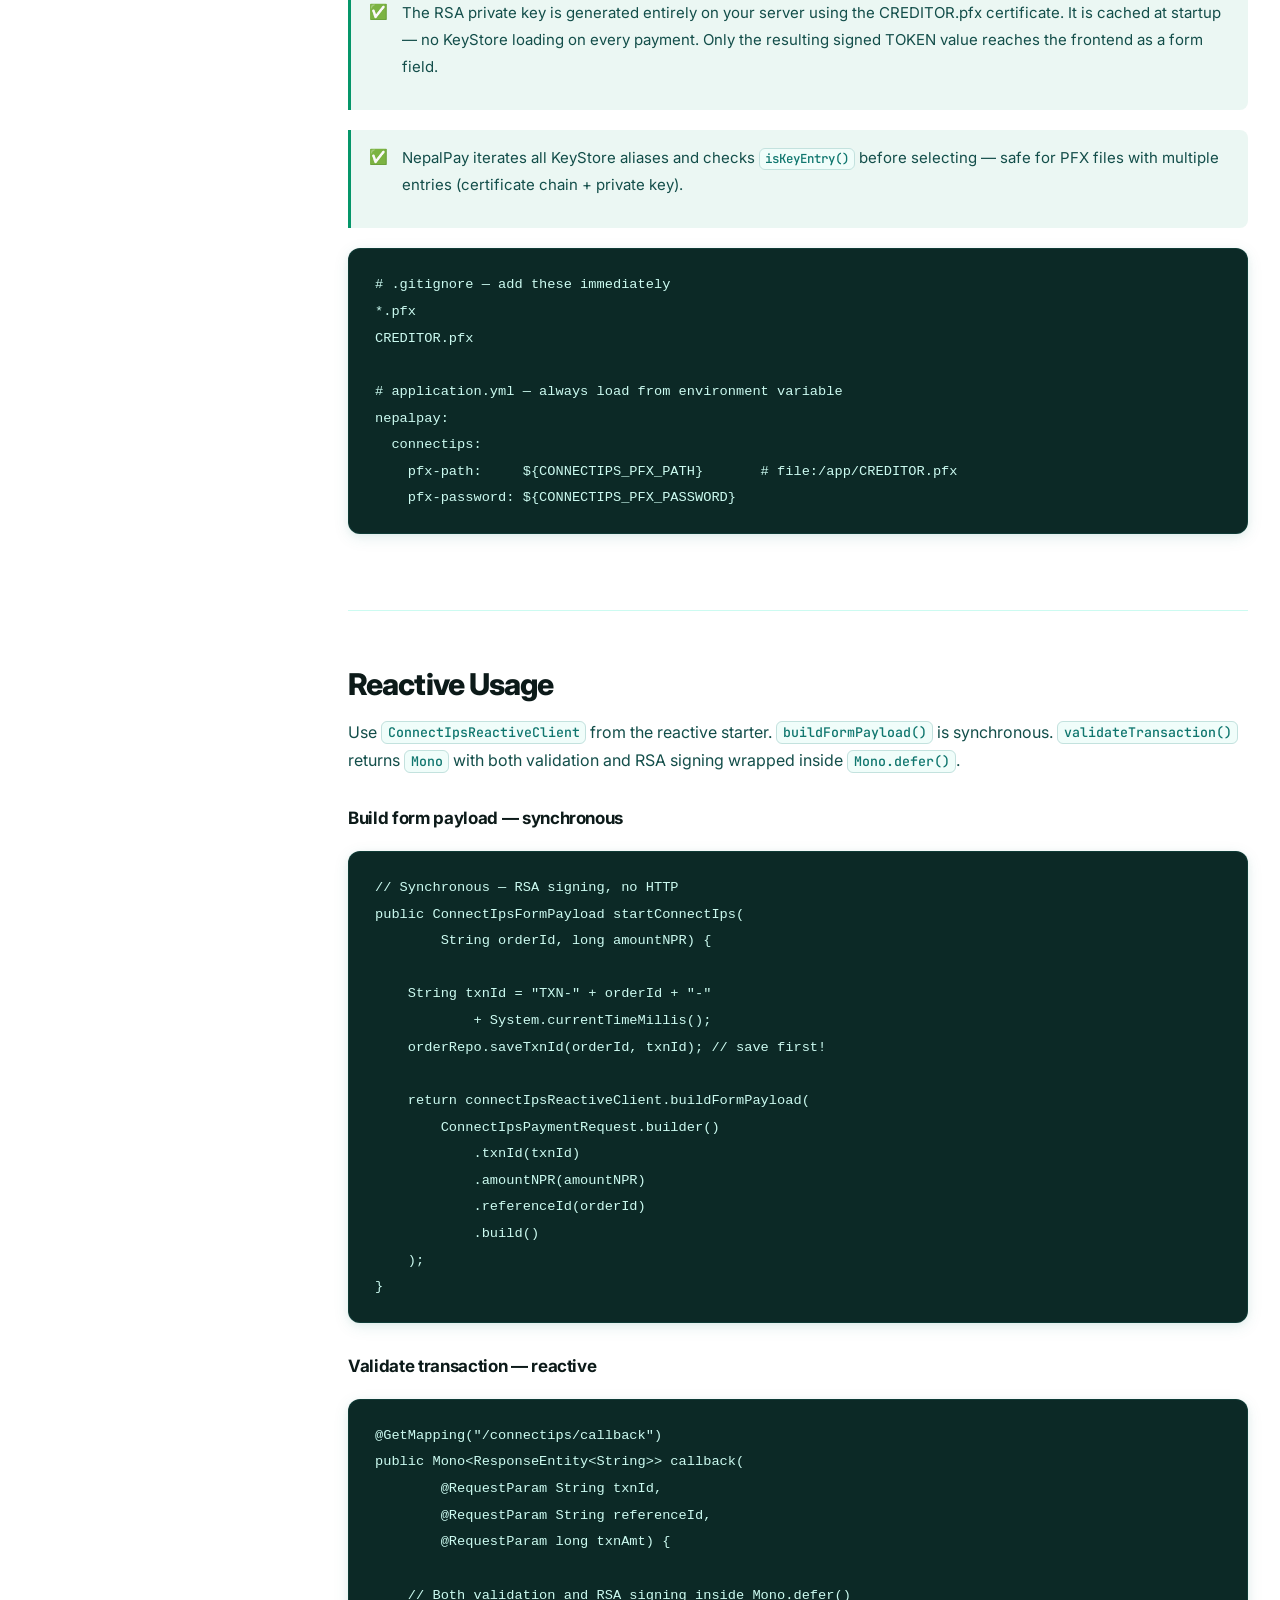
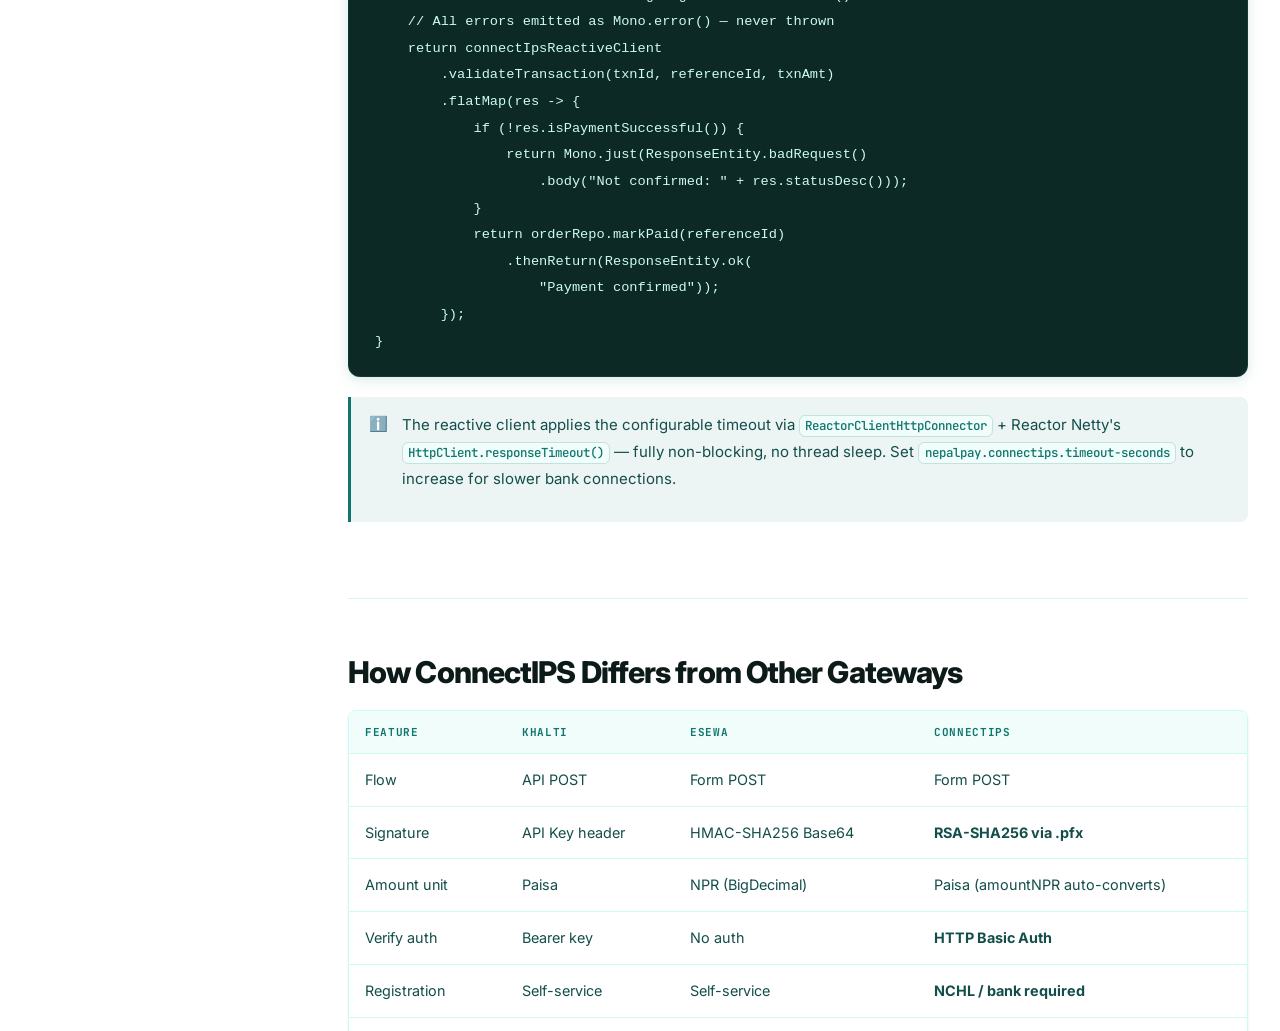
<file: docs/connectips.html>
<!DOCTYPE html>
<html lang="en" data-theme="light">
<head>
    <meta charset="UTF-8">
    <meta name="viewport" content="width=device-width, initial-scale=1.0">
    <title>ConnectIPS Integration — NepalPay</title>
    <meta name="description"
          content="Integrate ConnectIPS payments in Spring Boot. RSA-SHA256 digital signatures via CREDITOR.pfx — bank-to-bank payments through NCHL.">
    <link rel="stylesheet" href="./css/styles.css">
    <script>
        (function () {
            try {
                var s = localStorage.getItem('np-theme');
                var d = window.matchMedia('(prefers-color-scheme: dark)').matches ? 'dark' : 'light';
                document.documentElement.setAttribute('data-theme', s || d);
            } catch (e) {}
        }());
    </script>
</head>
<body>

<div class="page-hero page-nav">
    <nav class="topnav">
        <div class="topnav-inner">
            <a class="nav-brand" href="index.html">
                <span class="nav-brand-flag">🇳🇵</span>
                <span class="nav-brand-name">NepalPay</span>
            </a>
            <div class="nav-links">
                <a href="getting-started.html">Getting Started</a>
                <a href="khalti.html">Khalti</a>
                <a href="esewa.html">eSewa</a>
                <a href="connectips.html" class="active">ConnectIPS</a>
                <a href="fonepay.html">Fonepay</a>
                <a href="reactive.html">Reactive</a>
                <a href="configuration.html">Config</a>
                <a href="security.html">Security</a>
            </div>
            <div class="nav-right">
                <button class="theme-toggle"
                        onclick="toggleTheme()"
                        aria-label="Toggle dark mode">
                    <span class="i-moon">🌙</span>
                    <span class="i-sun">☀️</span>
                </button>
                <a class="nav-cta"
                   href="https://github.com/sujankim/nepal-pay-spring-boot-starter"
                   target="_blank" rel="noopener">GitHub ↗</a>
            </div>
        </div>
    </nav>

    <div class="page-header-body">
        <div class="page-header-left">
            <div class="page-version-pill">✅ v1.2.1</div>
            <h1>ConnectIPS Integration</h1>
            <p>
                RSA-SHA256 digital signatures via CREDITOR.pfx —
                direct bank-to-bank payments through NCHL.
                Blocking and reactive with configurable timeout.
            </p>
        </div>
    </div>
</div>

<div class="docs-wrapper">

    <aside class="sidebar">
        <nav class="sidebar-nav">
            <div class="sidebar-group-label">Guide</div>
            <a href="#requirements">Requirements</a>
            <a href="#how-it-works">How It Works</a>
            <a href="#configure">Configure</a>
            <a href="#build-payload">buildFormPayload()</a>
            <a href="#frontend">Frontend Form</a>
            <a href="#validate">validateTransaction()</a>
            <a href="#security">Security Rules</a>
            <div class="sidebar-group-label">Reactive</div>
            <a href="#reactive">Reactive Usage</a>
            <div class="sidebar-group-label">Reference</div>
            <a href="#request-fields">Request fields</a>
            <a href="#response-fields">Response fields</a>
            <a href="#vs-others">vs Other Gateways</a>
        </nav>
    </aside>

    <article class="docs-content">

        <!-- Requirements -->
        <section id="requirements">
            <h2>Requirements</h2>

            <div class="callout callout-warning">
                <span class="callout-icon">⚠️</span>
                <p>
                    <strong>Merchant registration required before use.</strong>
                    ConnectIPS requires registration with NCHL.
                    You cannot test without NCHL credentials.
                    Contact
                    <a href="mailto:connectips@nchl.com.np">
                        connectips@nchl.com.np
                    </a>
                    or your bank.
                </p>
            </div>

            <p>From NCHL you will receive:</p>
            <ul>
                <li>Merchant ID (integer)</li>
                <li>Application ID and Application Name</li>
                <li>Application Password (for HTTP Basic Auth)</li>
                <li><code>CREDITOR.pfx</code> certificate file</li>
                <li>Password for the <code>.pfx</code> file</li>
            </ul>

            <div class="callout callout-danger">
                <span class="callout-icon">🔴</span>
                <p>
                    <strong>Never commit CREDITOR.pfx to Git.</strong>
                    Add <code>*.pfx</code> to your
                    <code>.gitignore</code> immediately.
                    The <code>.pfx</code> contains your RSA private key.
                    Anyone with it can forge ConnectIPS payment tokens.
                </p>
            </div>
        </section>

        <!-- How It Works -->
        <section id="how-it-works">
            <h2>How ConnectIPS Works</h2>

            <div class="flow">Your Backend: buildFormPayload()
                → RSA-SHA256 sign with CREDITOR.pfx private key
                → Returns ConnectIpsFormPayload (TOKEN field = signature)

                ✅ Save txnId to DB FIRST — before returning to frontend

                Frontend: POST form with UPPERCASE field names
                to payload.formActionUrl()
                ↓
                User completes bank transfer on ConnectIPS gateway
                ↓
                ConnectIPS redirects to your callback URL
                ?txnId=xxx&referenceId=ORD-001&txnAmt=10000

                ⚠️  NEVER trust this redirect alone — it can be faked!

                Your Backend: validateTransaction(txnId, referenceId, txnAmtPaisa)
                → POST to ConnectIPS validate API with HTTP Basic Auth
                → { status: "SUCCESS", statusDesc: "TRANSACTION SUCCESSFUL" }
                ↓
                ✅ Mark order as paid ONLY when status == "SUCCESS"</div>

            <div class="callout callout-info">
                <span class="callout-icon">ℹ️</span>
                <p>
                    The <strong>RSA private key is cached at startup</strong>
                    from your <code>CREDITOR.pfx</code> file.
                    NepalPay iterates all KeyStore aliases and selects
                    the first <code>isKeyEntry()</code> — safe for
                    multi-entry PFX files.
                    If the <code>.pfx</code> is invalid or missing,
                    startup fails immediately with a clear error —
                    never silently at payment time.
                </p>
            </div>
        </section>

        <!-- Configure -->
        <section id="configure">
            <h2>Configure</h2>

            <pre><code>nepalpay:
  connectips:
    merchant-id:  ${CONNECTIPS_MERCHANT_ID}    # e.g. 550
    app-id:       ${CONNECTIPS_APP_ID}          # e.g. "MER-550-APP-1"
    app-name:     ${CONNECTIPS_APP_NAME}
    app-password: ${CONNECTIPS_APP_PASSWORD}
    pfx-path:     ${CONNECTIPS_PFX_PATH}        # file:/app/CREDITOR.pfx
    pfx-password: ${CONNECTIPS_PFX_PASSWORD}
    timeout-seconds: 30    # default 30s — increase for slow banks
    sandbox: true          # false for production

    # Optional retry
    retry:
      enabled: true
      max-attempts: 3
      initial-delay-ms: 500
      multiplier: 2.0
      max-delay-ms: 5000</code></pre>

            <div class="table-wrap">
                <table>
                    <thead>
                    <tr>
                        <th>Property</th>
                        <th>Required</th>
                        <th>Default</th>
                        <th>Description</th>
                    </tr>
                    </thead>
                    <tbody>
                    <tr>
                        <td><code>merchant-id</code></td>
                        <td>✅</td>
                        <td>—</td>
                        <td>NCHL integer merchant ID. Bean created when present.</td>
                    </tr>
                    <tr>
                        <td><code>app-id</code></td>
                        <td>✅</td>
                        <td>—</td>
                        <td>Application ID from NCHL.</td>
                    </tr>
                    <tr>
                        <td><code>app-name</code></td>
                        <td>✅</td>
                        <td>—</td>
                        <td>Application name from NCHL.</td>
                    </tr>
                    <tr>
                        <td><code>app-password</code></td>
                        <td>✅</td>
                        <td>—</td>
                        <td>Used for HTTP Basic Auth on the validate API.</td>
                    </tr>
                    <tr>
                        <td><code>pfx-path</code></td>
                        <td>✅</td>
                        <td>—</td>
                        <td>Spring Resource path to CREDITOR.pfx. See formats below.</td>
                    </tr>
                    <tr>
                        <td><code>pfx-password</code></td>
                        <td>✅</td>
                        <td>—</td>
                        <td>Password for the CREDITOR.pfx file.</td>
                    </tr>
                    <tr>
                        <td><code>sandbox</code></td>
                        <td>—</td>
                        <td><code>true</code></td>
                        <td><code>true</code> = uat.connectips.com · <code>false</code> = connectips.com</td>
                    </tr>
                    <tr>
                        <td><code>timeout-seconds</code></td>
                        <td>—</td>
                        <td><code>30</code></td>
                        <td>HTTP timeout in seconds. Default 30s — intentionally longer than other gateways because ConnectIPS validates via NCHL to bank systems which can be slower. Increase if you see timeouts.</td>
                    </tr>
                    </tbody>
                </table>
            </div>

            <h3>pfx-path formats</h3>
            <div class="table-wrap">
                <table>
                    <thead>
                    <tr>
                        <th>Format</th>
                        <th>Example</th>
                        <th>Use case</th>
                    </tr>
                    </thead>
                    <tbody>
                    <tr>
                        <td><code>file:</code></td>
                        <td><code>file:/app/CREDITOR.pfx</code></td>
                        <td>Absolute path on server — recommended for production</td>
                    </tr>
                    <tr>
                        <td><code>classpath:</code></td>
                        <td><code>classpath:CREDITOR.pfx</code></td>
                        <td>Inside JAR — not recommended for production</td>
                    </tr>
                    </tbody>
                </table>
            </div>
        </section>

        <!-- buildFormPayload -->
        <section id="build-payload">
            <h2>buildFormPayload()</h2>

            <pre><code>// Generate a unique transaction ID
String txnId = "TXN-" + orderId + "-" + System.currentTimeMillis();

// ✅ Save txnId to DB BEFORE returning to frontend
orderRepo.saveTxnId(orderId, txnId);

ConnectIpsFormPayload payload = connectIpsClient.buildFormPayload(
    ConnectIpsPaymentRequest.builder()
        .txnId(txnId)
        .amountNPR(100L)     // auto-converts NPR → paisa (×100)
        .referenceId(orderId)
        .remarks("Payment for order " + orderId)
        .particulars("MyApp")
        .build()
);

// Return payload to frontend
// Frontend POSTs UPPERCASE field names to payload.formActionUrl()</code></pre>

            <div class="callout callout-warning">
                <span class="callout-icon">⚠️</span>
                <p>
                    Use <code>.amountNPR(100L)</code> for automatic
                    NPR → paisa conversion (×100).
                    Or use <code>.txnAmtPaisa(10000L)</code> if you
                    already have the paisa amount.
                    ConnectIPS uses <strong>paisa</strong> internally —
                    NPR 100 = 10000 paisa.
                </p>
            </div>

            <h3 id="request-fields">ConnectIpsPaymentRequest builder fields</h3>
            <div class="table-wrap">
                <table>
                    <thead>
                    <tr>
                        <th>Method</th>
                        <th>Required</th>
                        <th>Description</th>
                    </tr>
                    </thead>
                    <tbody>
                    <tr>
                        <td><code>.txnId(String)</code></td>
                        <td><span class="pill pill-bad">Required</span></td>
                        <td>Unique transaction ID — save to DB first</td>
                    </tr>
                    <tr>
                        <td><code>.amountNPR(long)</code></td>
                        <td><span class="pill pill-bad">Required</span></td>
                        <td>Amount in NPR — auto-converts to paisa ×100</td>
                    </tr>
                    <tr>
                        <td><code>.txnAmtPaisa(long)</code></td>
                        <td><span class="pill pill-bad">Required</span></td>
                        <td>Alternative — amount directly in paisa</td>
                    </tr>
                    <tr>
                        <td><code>.referenceId(String)</code></td>
                        <td><span class="pill pill-bad">Required</span></td>
                        <td>Your order or reference ID</td>
                    </tr>
                    <tr>
                        <td><code>.remarks(String)</code></td>
                        <td><span class="pill pill-gray">Optional</span></td>
                        <td>Shown to user on ConnectIPS gateway</td>
                    </tr>
                    <tr>
                        <td><code>.particulars(String)</code></td>
                        <td><span class="pill pill-gray">Optional</span></td>
                        <td>Additional particulars field</td>
                    </tr>
                    </tbody>
                </table>
            </div>
        </section>

        <!-- Frontend Form -->
        <section id="frontend">
            <h2>Frontend Form Submission</h2>

            <p>
                ConnectIPS uses <strong>UPPERCASE field names</strong>
                in the form POST.
                The <code>TOKEN</code> field contains the RSA-SHA256
                digital signature — generated on your server using the
                CREDITOR.pfx private key, which never reaches the frontend.
                Only the resulting signed token value is sent as a form field.
            </p>

            <pre><code>// Angular / TypeScript example
submitConnectIps(payload: ConnectIpsFormPayload): void {
    const form = document.createElement('form');
    form.method = 'POST';
    form.action = payload.form_action_url; // formActionUrl()

    // ConnectIPS field names are UPPERCASE
    const fields = {
        MERCHANTID:  payload.MERCHANTID,   // merchantId()
        APPID:       payload.APPID,        // appId()
        APPNAME:     payload.APPNAME,      // appName()
        TXNID:       payload.TXNID,        // txnId()
        TXNDATE:     payload.TXNDATE,      // txnDate()
        TXNCRNCY:    payload.TXNCRNCY,     // txnCrncy() — always "NPR"
        TXNAMT:      payload.TXNAMT,       // txnAmt() — in paisa
        REFERENCEID: payload.REFERENCEID,  // referenceId()
        REMARKS:     payload.REMARKS,      // remarks()
        PARTICULARS: payload.PARTICULARS,  // particulars()
        TOKEN:       payload.TOKEN         // RSA-SHA256 signature
    };

    Object.entries(fields).forEach(([key, value]) =&gt; {
        const input = document.createElement('input');
        input.type  = 'hidden';
        input.name  = key;
        input.value = value ?? '';
        form.appendChild(input);
    });

    document.body.appendChild(form);
    form.submit();
}</code></pre>
        </section>

        <!-- validateTransaction -->
        <section id="validate">
            <h2>validateTransaction()</h2>

            <p>
                Called after ConnectIPS redirects to your callback URL.
                <strong>Always call this</strong> — never trust the redirect.
            </p>

            <pre><code>
@GetMapping("/connectips/callback")
public ResponseEntity&lt;String&gt; callback(
        @RequestParam String txnId,
        @RequestParam String referenceId,
        @RequestParam long txnAmt) {

    // ✅ Always validate server-side — never trust redirect params
    ConnectIpsValidateResponse res =
        connectIpsClient.validateTransaction(
            txnId, referenceId, txnAmt);

    if (!res.isPaymentSuccessful()) {
        return ResponseEntity.badRequest()
            .body("Payment not confirmed: " + res.statusDesc());
    }

    // ✅ Load order from DB using the saved txnId — NOT referenceId from redirect
    // The redirect referenceId can be attacker-controlled.
    // Use the txnId you saved during buildFormPayload() to look up the order.
    String orderId = orderRepo.findOrderByTxnId(txnId);
    orderRepo.markPaid(orderId);
    return ResponseEntity.ok("Payment confirmed");
}
}</code></pre>

            <h3 id="response-fields">ConnectIpsValidateResponse fields</h3>
            <div class="table-wrap">
                <table>
                    <thead>
                    <tr>
                        <th>Method</th>
                        <th>Returns</th>
                        <th>Description</th>
                    </tr>
                    </thead>
                    <tbody>
                    <tr>
                        <td><code>isPaymentSuccessful()</code></td>
                        <td><code>boolean</code></td>
                        <td><code>true</code> only when status is <code>SUCCESS</code></td>
                    </tr>
                    <tr>
                        <td><code>status()</code></td>
                        <td><code>String</code></td>
                        <td><code>SUCCESS</code> or <code>FAILED</code></td>
                    </tr>
                    <tr>
                        <td><code>statusDesc()</code></td>
                        <td><code>String</code></td>
                        <td>Human-readable description e.g. <code>"TRANSACTION SUCCESSFUL"</code></td>
                    </tr>
                    <tr>
                        <td><code>referenceId()</code></td>
                        <td><code>String</code></td>
                        <td>Your original order/reference ID echoed back</td>
                    </tr>
                    <tr>
                        <td><code>txnAmt()</code></td>
                        <td><code>String</code></td>
                        <td>Amount transacted in paisa</td>
                    </tr>
                    <tr>
                        <td><code>merchantId()</code></td>
                        <td><code>Integer</code></td>
                        <td>Your NCHL merchant ID echoed back</td>
                    </tr>
                    <tr>
                        <td><code>paymentStatus()</code></td>
                        <td><code>ConnectIpsPaymentStatus</code></td>
                        <td>Typed enum: <code>SUCCESS</code>, <code>FAILED</code>, <code>UNKNOWN</code></td>
                    </tr>
                    </tbody>
                </table>
            </div>

            <h3>Test-friendly overload</h3>
            <pre><code>// Skips RSA signing — useful in tests with mock token
ConnectIpsValidateResponse res =
    connectIpsClient.validateTransactionWithToken(
        referenceId,     // your order/reference ID
        txnAmtPaisa,     // amount in paisa
        "MOCK_TOKEN"     // pre-built token
    );</code></pre>
        </section>

        <!-- Security -->
        <section id="security">
            <h2>Security Rules</h2>

            <div class="callout callout-danger">
                <span class="callout-icon">🔴</span>
                <p>
                    <strong>Never commit CREDITOR.pfx to Git.</strong>
                    Add <code>*.pfx</code> to <code>.gitignore</code>.
                    Load it via an environment variable path.
                </p>
            </div>

            <div class="callout callout-danger">
                <span class="callout-icon">🔴</span>
                <p>
                    <strong>Never trust the callback redirect.</strong>
                    Always call <code>validateTransaction()</code>
                    server-side with HTTP Basic Auth.
                    The redirect parameters can be faked.
                </p>
            </div>

            <div class="callout callout-success">
                <span class="callout-icon">✅</span>
                <p>
                    The RSA private key is generated entirely on your
                    server using the CREDITOR.pfx certificate.
                    It is cached at startup — no KeyStore loading
                    on every payment.
                    Only the resulting signed TOKEN value reaches
                    the frontend as a form field.
                </p>
            </div>

            <div class="callout callout-success">
                <span class="callout-icon">✅</span>
                <p>
                    NepalPay iterates all KeyStore aliases and checks
                    <code>isKeyEntry()</code> before selecting —
                    safe for PFX files with multiple entries
                    (certificate chain + private key).
                </p>
            </div>

            <pre><code># .gitignore — add these immediately
*.pfx
CREDITOR.pfx

# application.yml — always load from environment variable
nepalpay:
  connectips:
    pfx-path:     ${CONNECTIPS_PFX_PATH}       # file:/app/CREDITOR.pfx
    pfx-password: ${CONNECTIPS_PFX_PASSWORD}</code></pre>
        </section>

        <!-- Reactive -->
        <section id="reactive">
            <h2>Reactive Usage</h2>

            <p>
                Use <code>ConnectIpsReactiveClient</code> from the
                reactive starter. <code>buildFormPayload()</code>
                is synchronous. <code>validateTransaction()</code>
                returns <code>Mono</code> with both validation
                and RSA signing wrapped inside
                <code>Mono.defer()</code>.
            </p>

            <h3>Build form payload — synchronous</h3>
            <pre><code>// Synchronous — RSA signing, no HTTP
public ConnectIpsFormPayload startConnectIps(
        String orderId, long amountNPR) {

    String txnId = "TXN-" + orderId + "-"
            + System.currentTimeMillis();
    orderRepo.saveTxnId(orderId, txnId); // save first!

    return connectIpsReactiveClient.buildFormPayload(
        ConnectIpsPaymentRequest.builder()
            .txnId(txnId)
            .amountNPR(amountNPR)
            .referenceId(orderId)
            .build()
    );
}</code></pre>

            <h3>Validate transaction — reactive</h3>
            <pre><code>@GetMapping("/connectips/callback")
public Mono&lt;ResponseEntity&lt;String&gt;&gt; callback(
        @RequestParam String txnId,
        @RequestParam String referenceId,
        @RequestParam long txnAmt) {

    // Both validation and RSA signing inside Mono.defer()
    // All errors emitted as Mono.error() — never thrown
    return connectIpsReactiveClient
        .validateTransaction(txnId, referenceId, txnAmt)
        .flatMap(res -&gt; {
            if (!res.isPaymentSuccessful()) {
                return Mono.just(ResponseEntity.badRequest()
                    .body("Not confirmed: " + res.statusDesc()));
            }
            return orderRepo.markPaid(referenceId)
                .thenReturn(ResponseEntity.ok(
                    "Payment confirmed"));
        });
}</code></pre>

            <div class="callout callout-info">
                <span class="callout-icon">ℹ️</span>
                <p>
                    The reactive client applies the configurable timeout
                    via <code>ReactorClientHttpConnector</code> +
                    Reactor Netty's <code>HttpClient.responseTimeout()</code>
                    — fully non-blocking, no thread sleep.
                    Set <code>nepalpay.connectips.timeout-seconds</code>
                    to increase for slower bank connections.
                </p>
            </div>
        </section>

        <!-- vs Others -->
        <section id="vs-others">
            <h2>How ConnectIPS Differs from Other Gateways</h2>

            <div class="table-wrap">
                <table>
                    <thead>
                    <tr>
                        <th>Feature</th>
                        <th>Khalti</th>
                        <th>eSewa</th>
                        <th>ConnectIPS</th>
                    </tr>
                    </thead>
                    <tbody>
                    <tr>
                        <td>Flow</td>
                        <td>API POST</td>
                        <td>Form POST</td>
                        <td>Form POST</td>
                    </tr>
                    <tr>
                        <td>Signature</td>
                        <td>API Key header</td>
                        <td>HMAC-SHA256 Base64</td>
                        <td><strong>RSA-SHA256 via .pfx</strong></td>
                    </tr>
                    <tr>
                        <td>Amount unit</td>
                        <td>Paisa</td>
                        <td>NPR (BigDecimal)</td>
                        <td>Paisa (amountNPR auto-converts)</td>
                    </tr>
                    <tr>
                        <td>Verify auth</td>
                        <td>Bearer key</td>
                        <td>No auth</td>
                        <td><strong>HTTP Basic Auth</strong></td>
                    </tr>
                    <tr>
                        <td>Registration</td>
                        <td>Self-service</td>
                        <td>Self-service</td>
                        <td><strong>NCHL / bank required</strong></td>
                    </tr>
                    <tr>
                        <td>Sandbox</td>
                        <td>Self-service</td>
                        <td>Self-service</td>
                        <td><strong>NCHL UAT only</strong></td>
                    </tr>
                    <tr>
                        <td>HTTP timeout</td>
                        <td>10s (default)</td>
                        <td>10s (default)</td>
                        <td><strong>30s (default) — configurable</strong></td>
                    </tr>
                    </tbody>
                </table>
            </div>
        </section>

    </article>
</div>

<footer class="footer">
    <div class="footer-inner">
        <a class="footer-brand" href="index.html">🇳🇵 NepalPay</a>
        <div class="footer-links">
            <a href="index.html">Home</a>
            <a href="getting-started.html">Getting Started</a>
            <a href="khalti.html">Khalti</a>
            <a href="esewa.html">eSewa</a>
            <a href="fonepay.html">Fonepay</a>
            <a href="reactive.html">Reactive</a>
            <a href="security.html">Security</a>
            <a href="https://github.com/sujankim/nepal-pay-spring-boot-starter"
               target="_blank" rel="noopener">GitHub</a>
        </div>
        <p class="footer-copy">MIT © 2026 · Built for Nepal's developers 🇳🇵</p>
    </div>
</footer>

<script>
    function toggleTheme() {
        var r = document.documentElement;
        var c = r.getAttribute('data-theme') || 'light';
        var n = c === 'dark' ? 'light' : 'dark';
        r.setAttribute('data-theme', n);
        try { localStorage.setItem('np-theme', n); } catch (e) {}
    }

    (function () {
        var links = document.querySelectorAll('.sidebar-nav a');
        var sections = document.querySelectorAll('.docs-content section');
        window.addEventListener('scroll', function () {
            var pos = window.scrollY + 100;
            sections.forEach(function (s) {
                if (s.offsetTop <= pos &&
                    s.offsetTop + s.offsetHeight > pos) {
                    links.forEach(function (l) { l.classList.remove('active'); });
                    var a = document.querySelector(
                        '.sidebar-nav a[href="#' + s.id + '"]');
                    if (a) a.classList.add('active');
                }
            });
        });
    }());
</script>
</body>
</html>
</file>
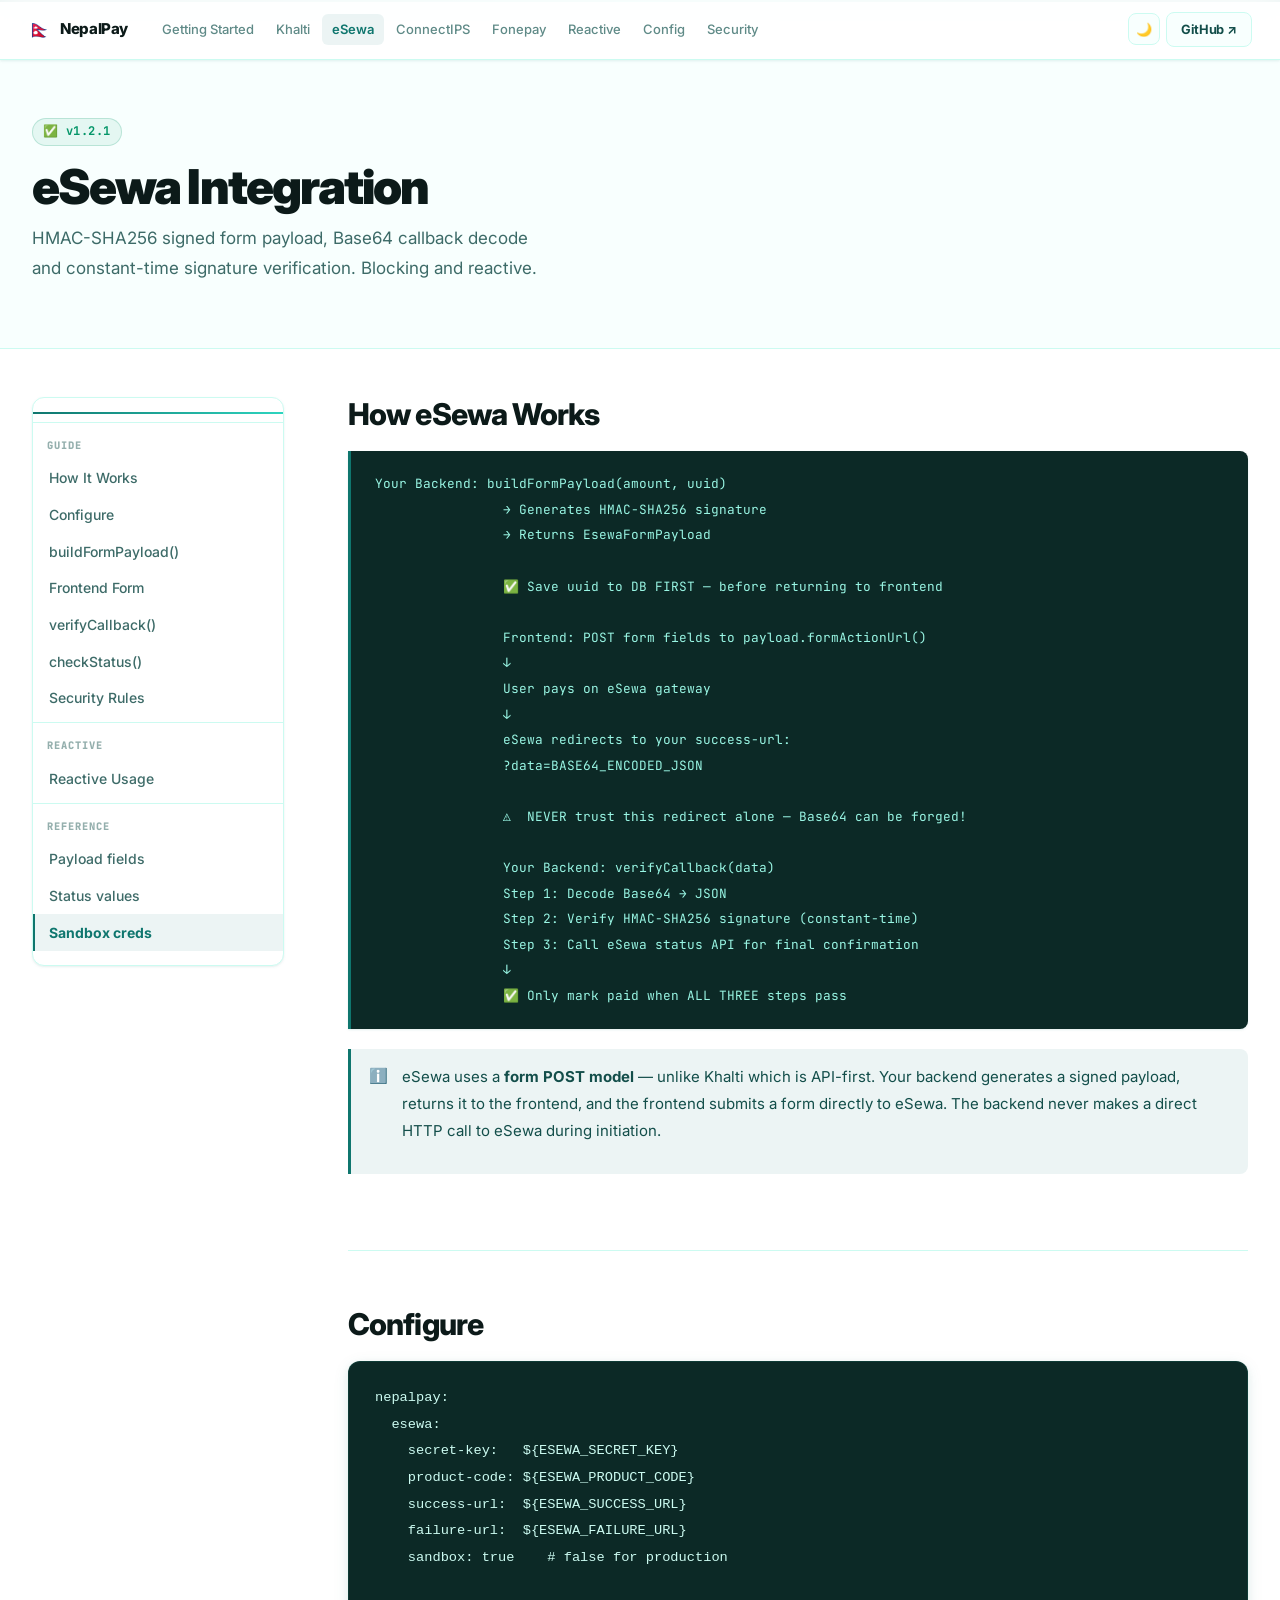
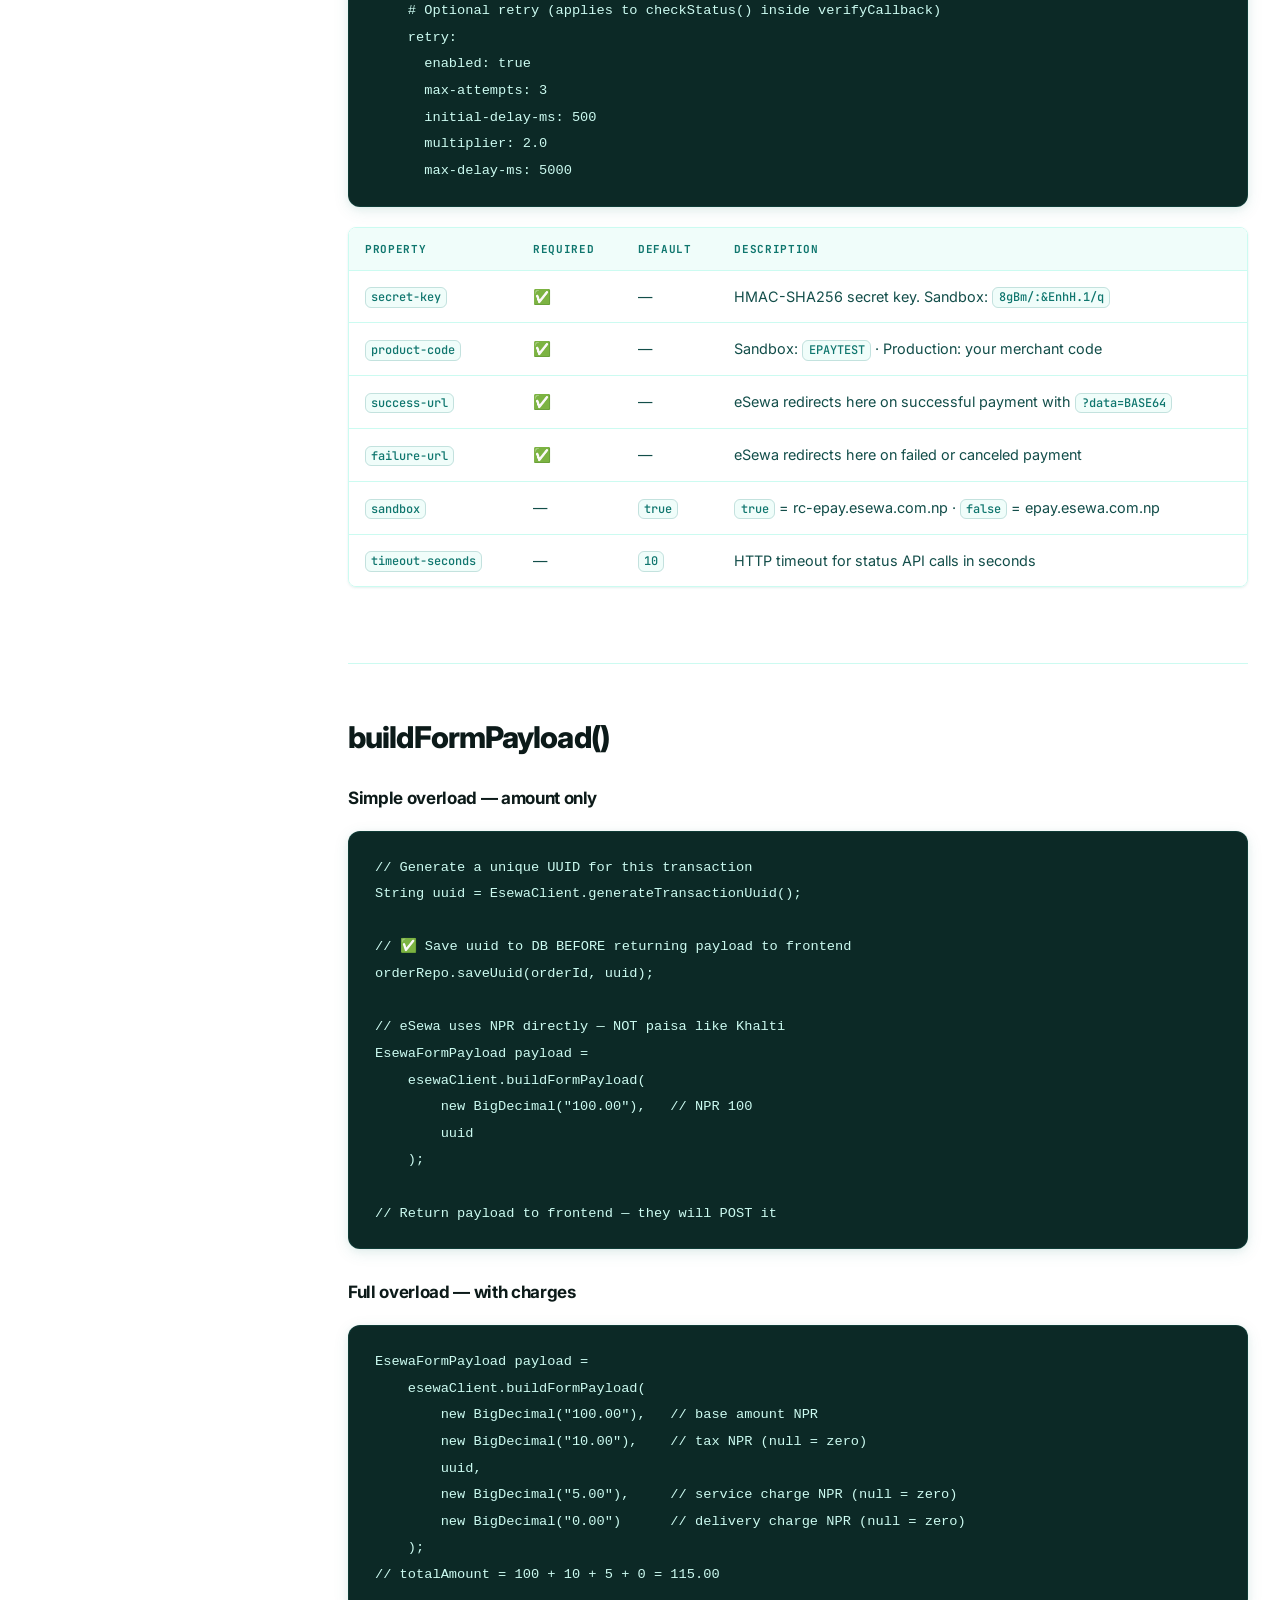
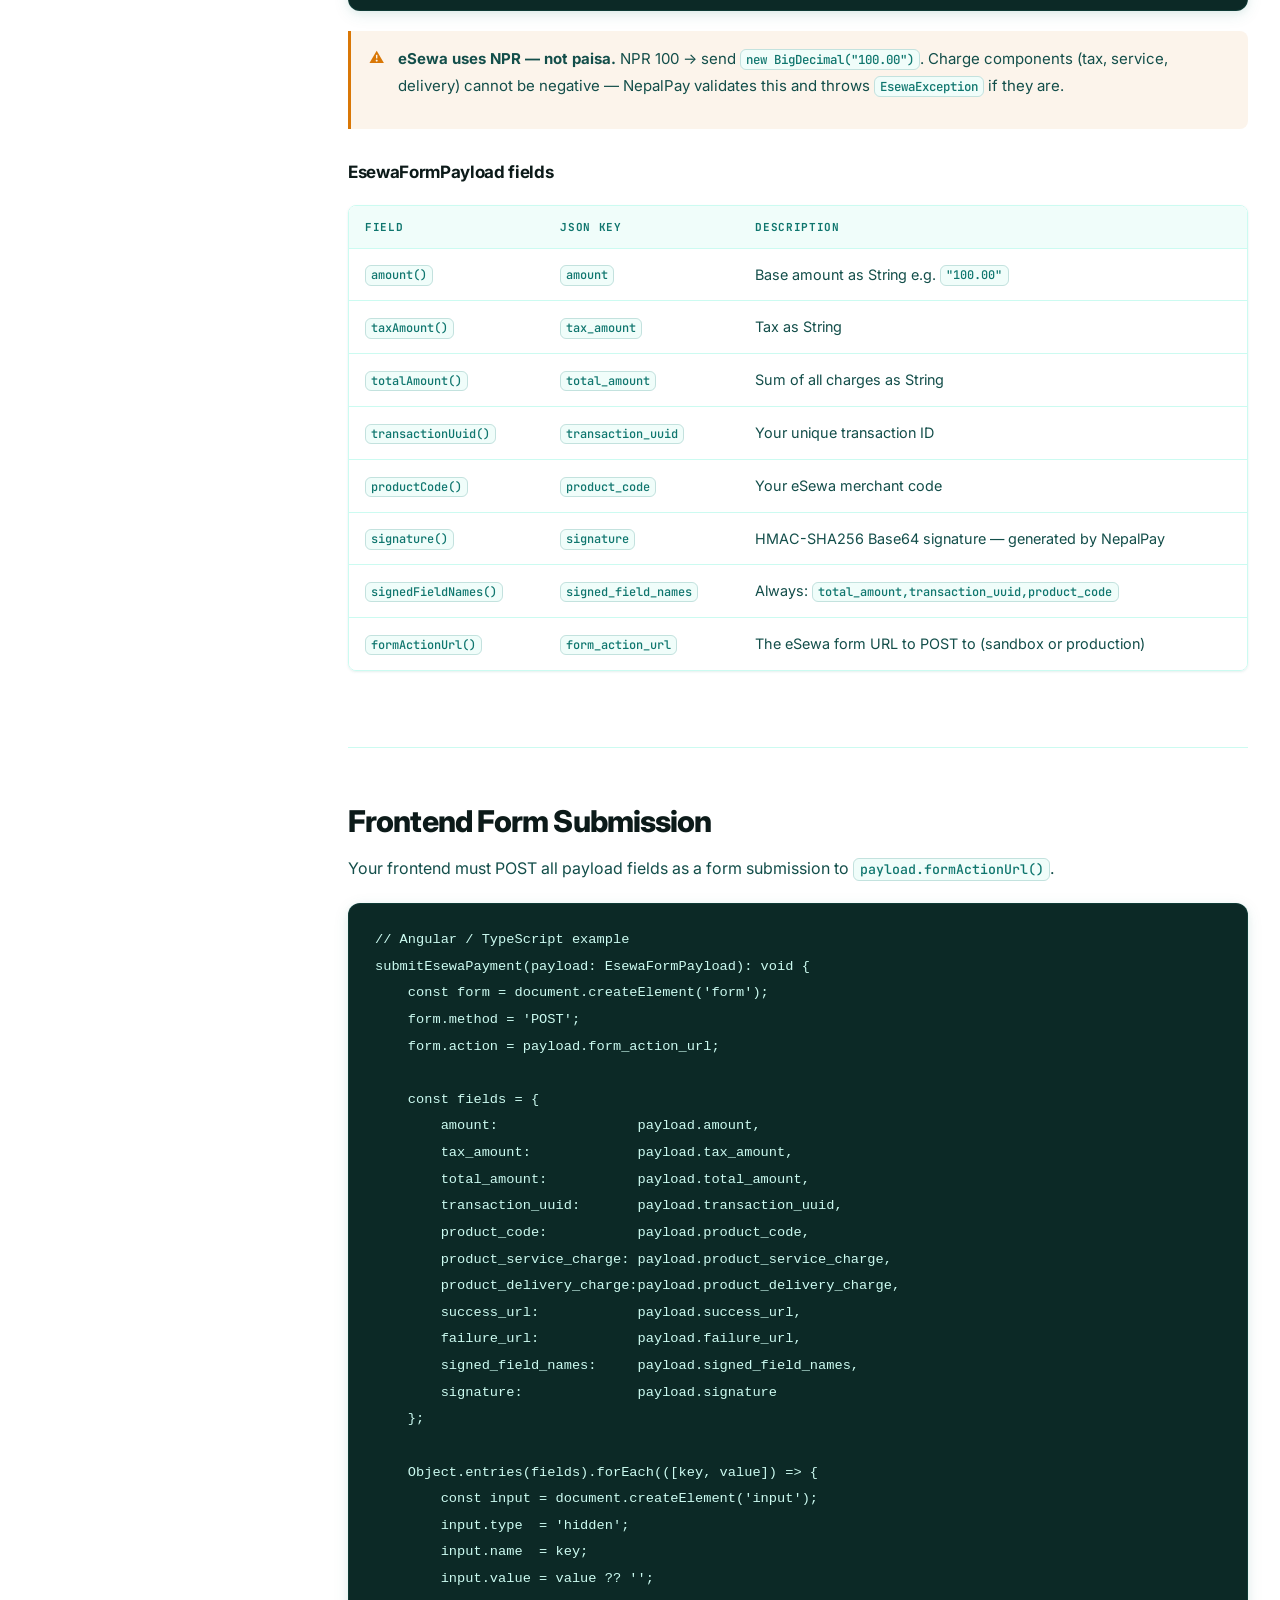
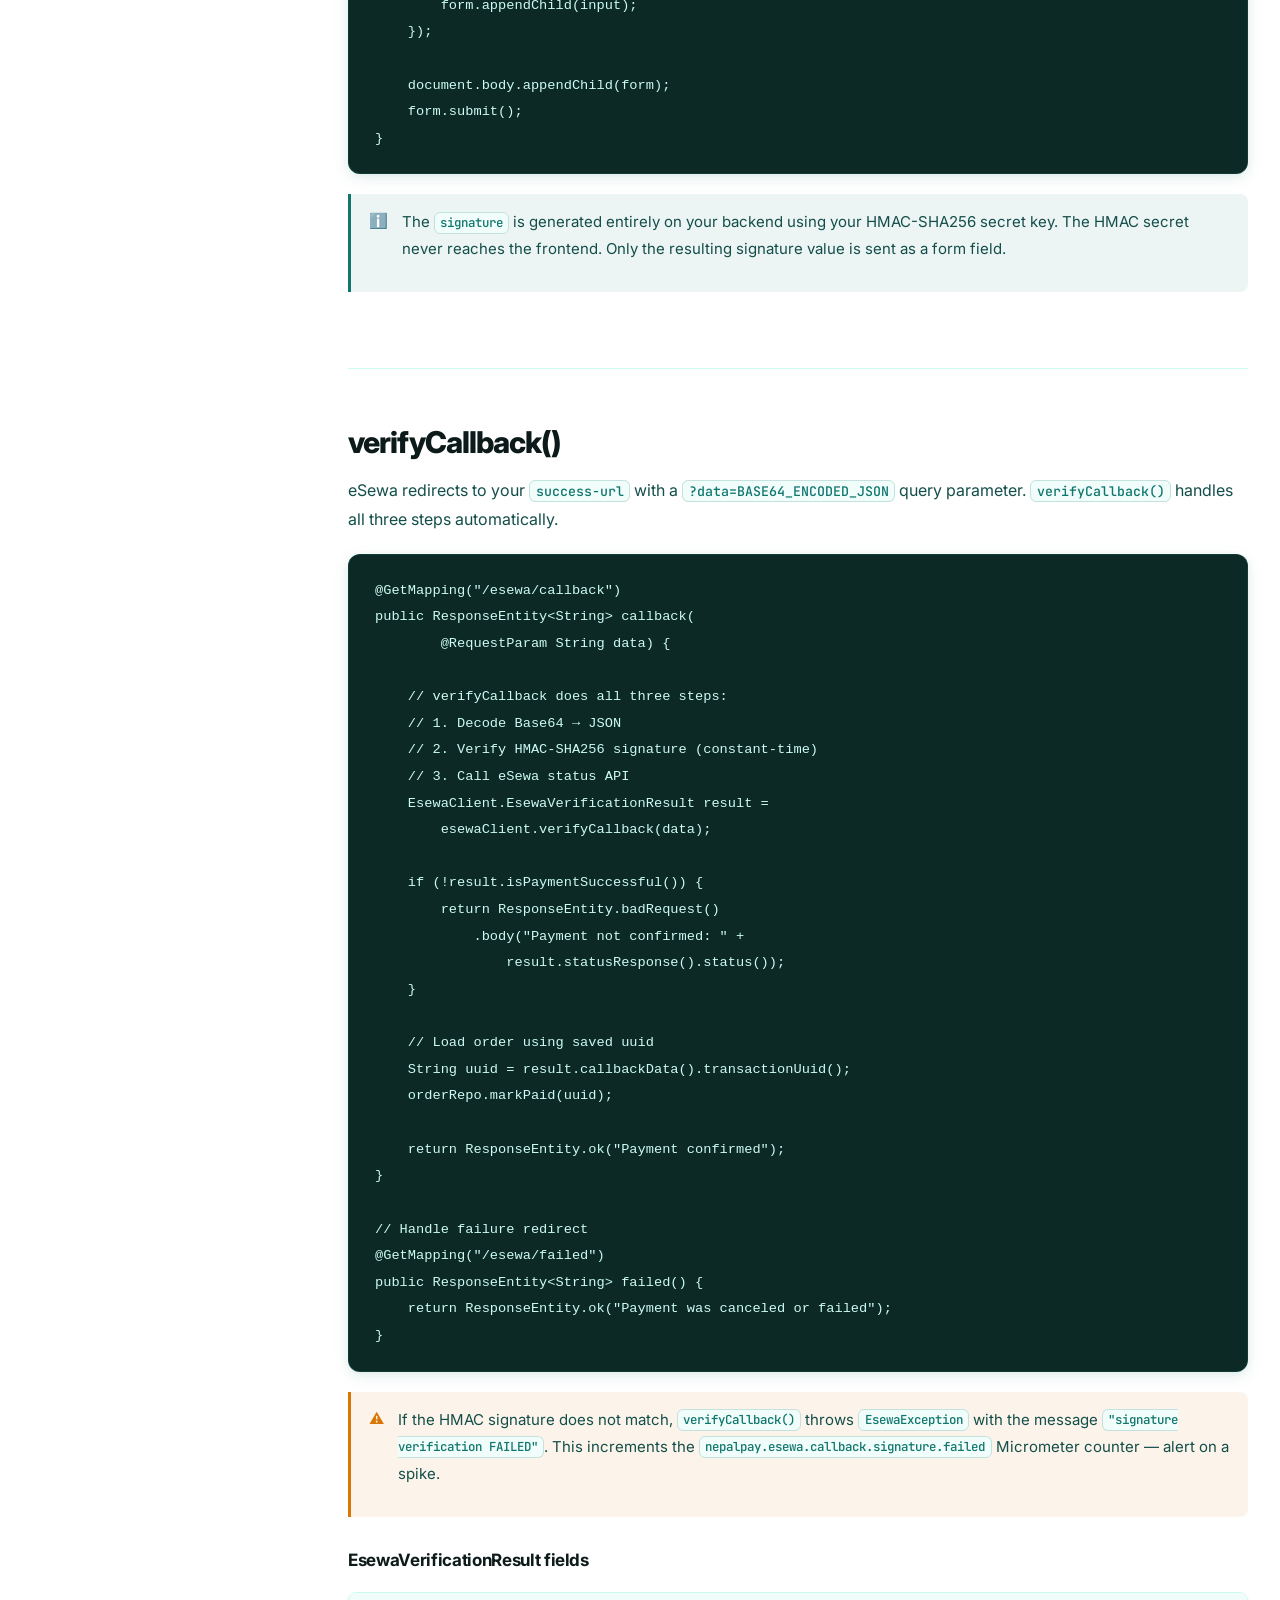
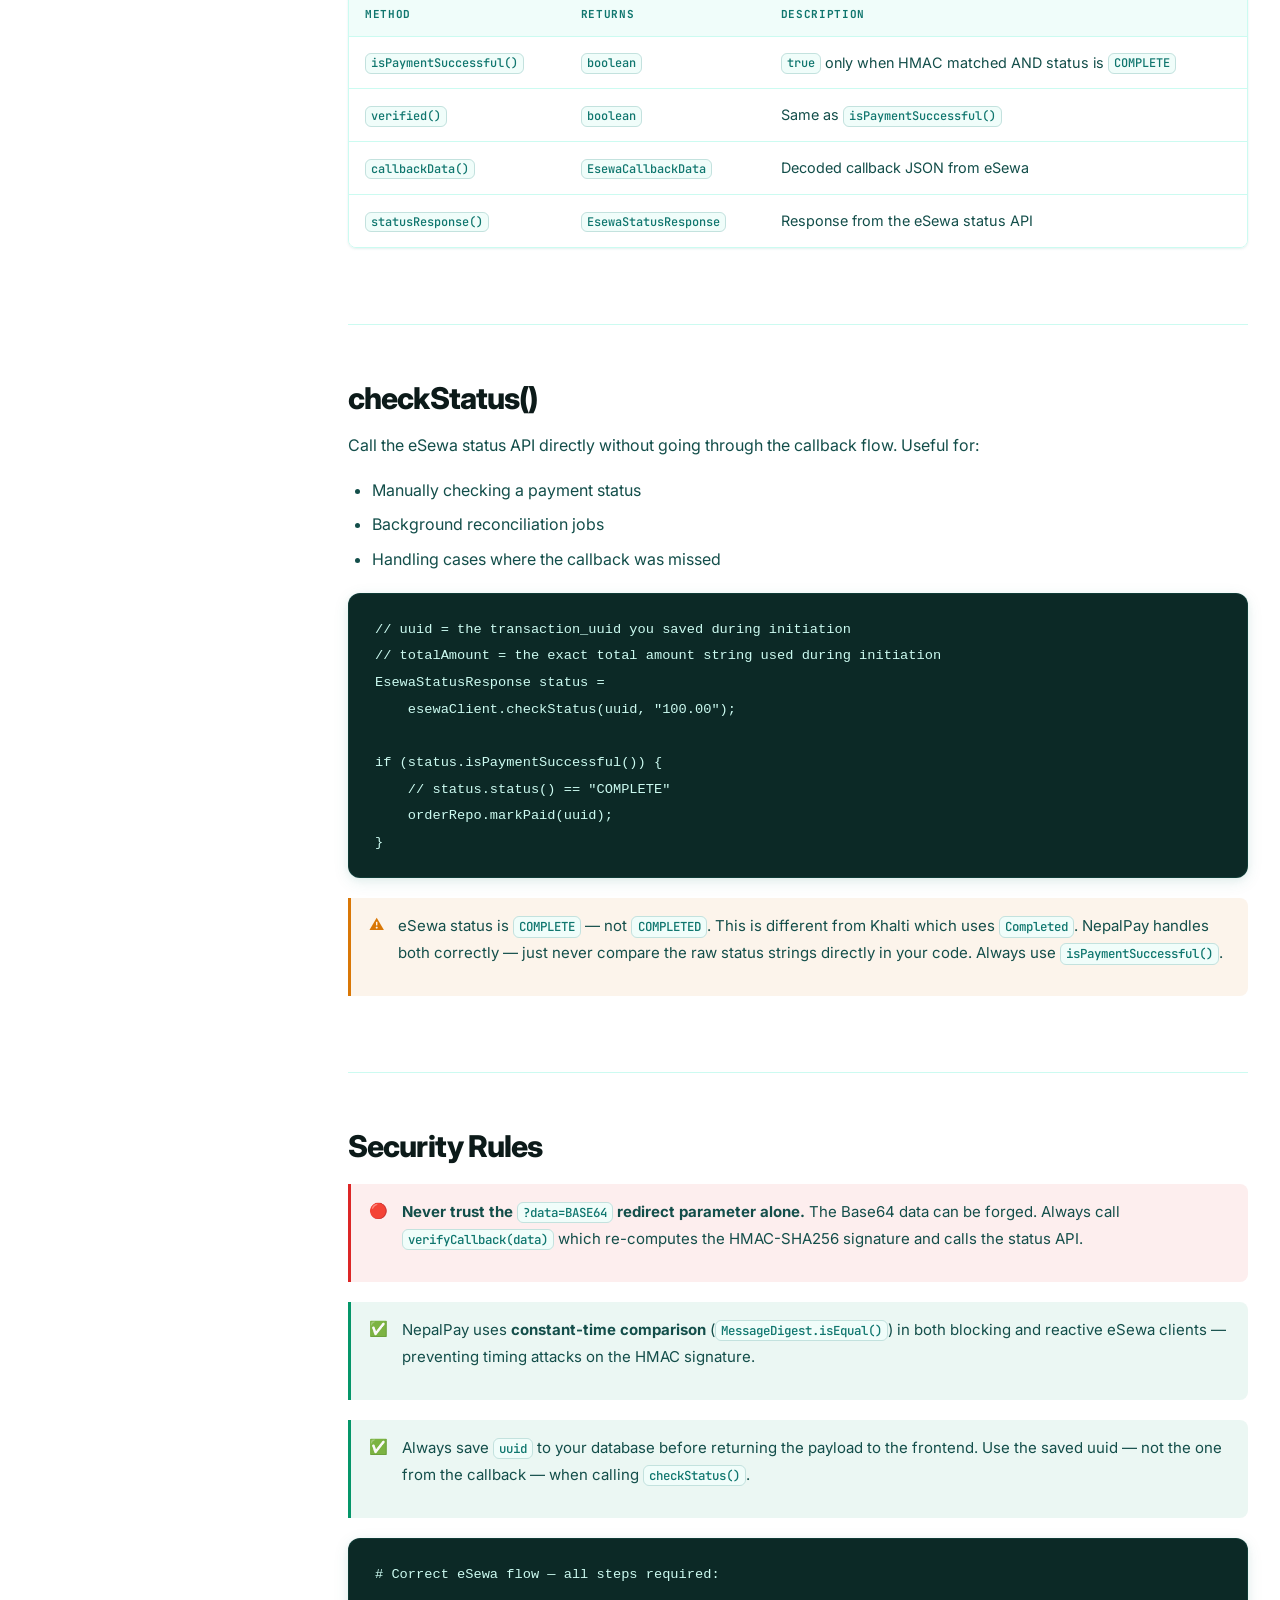
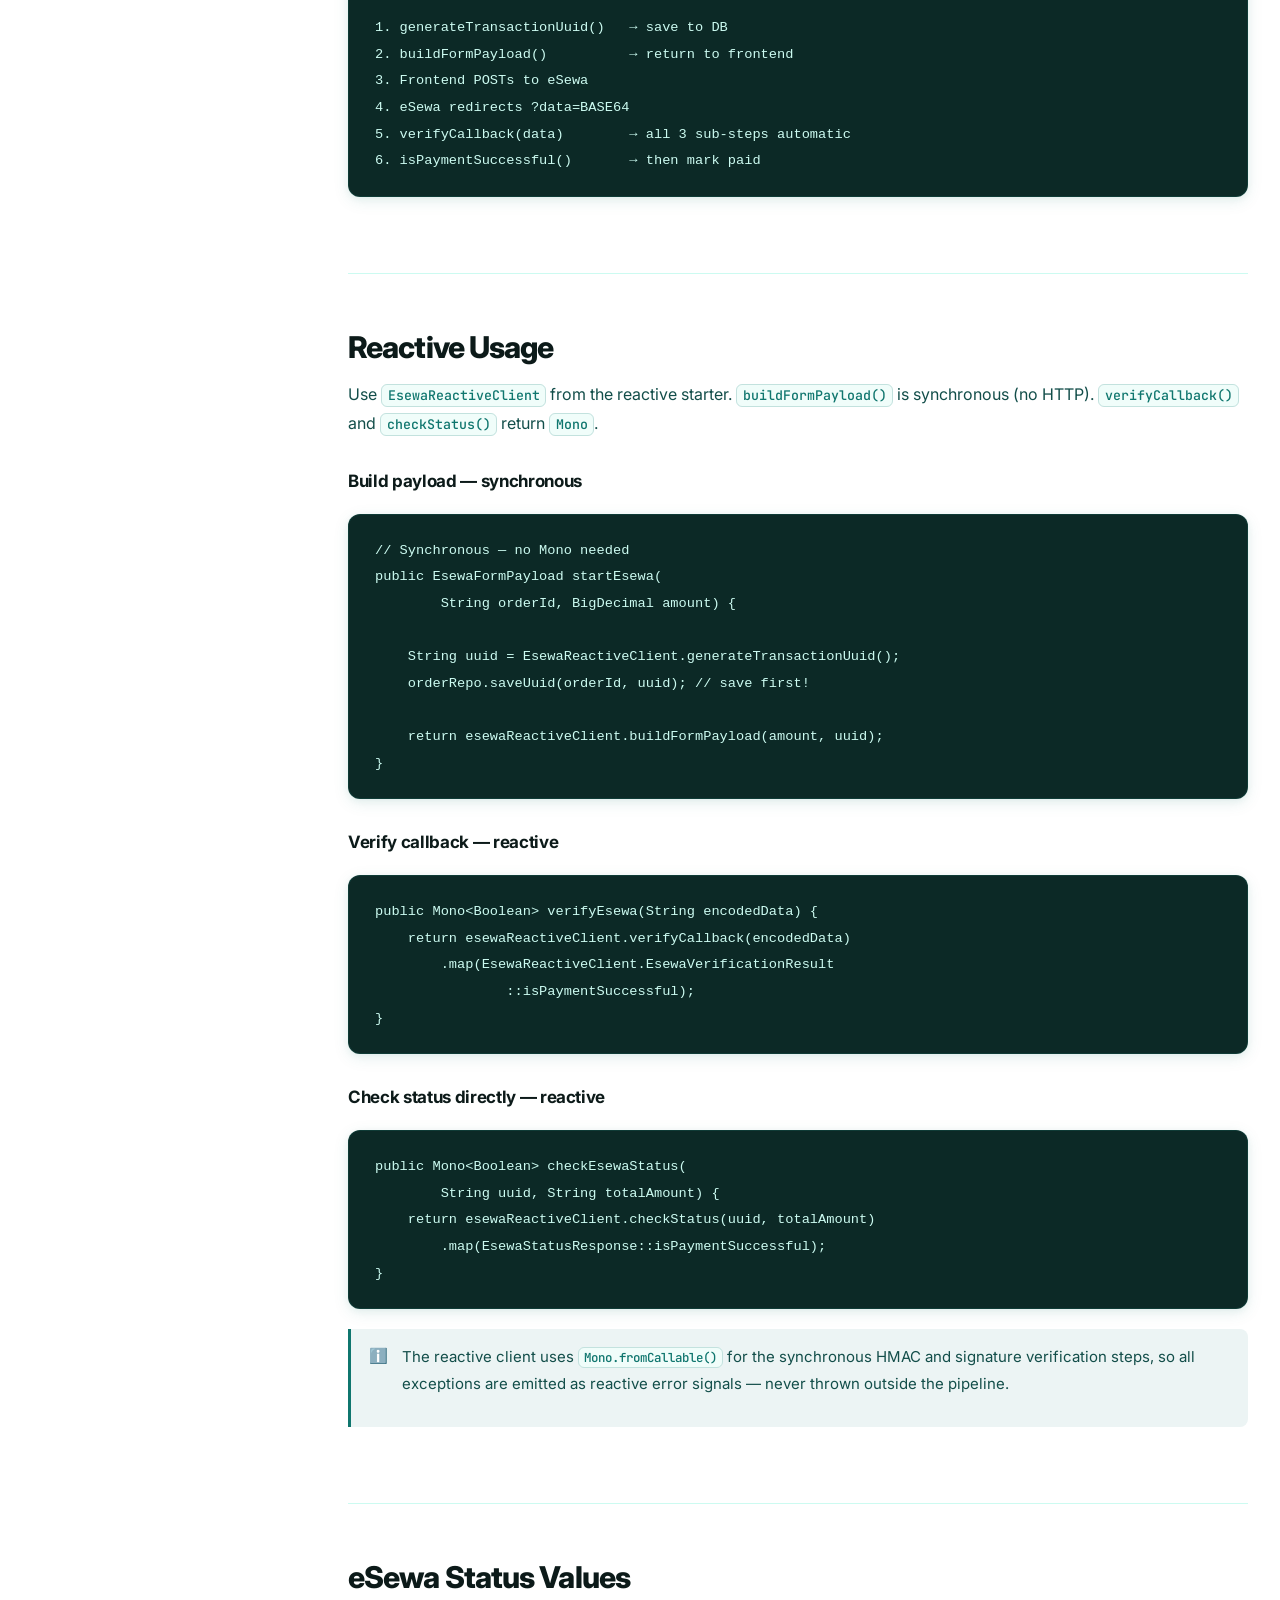
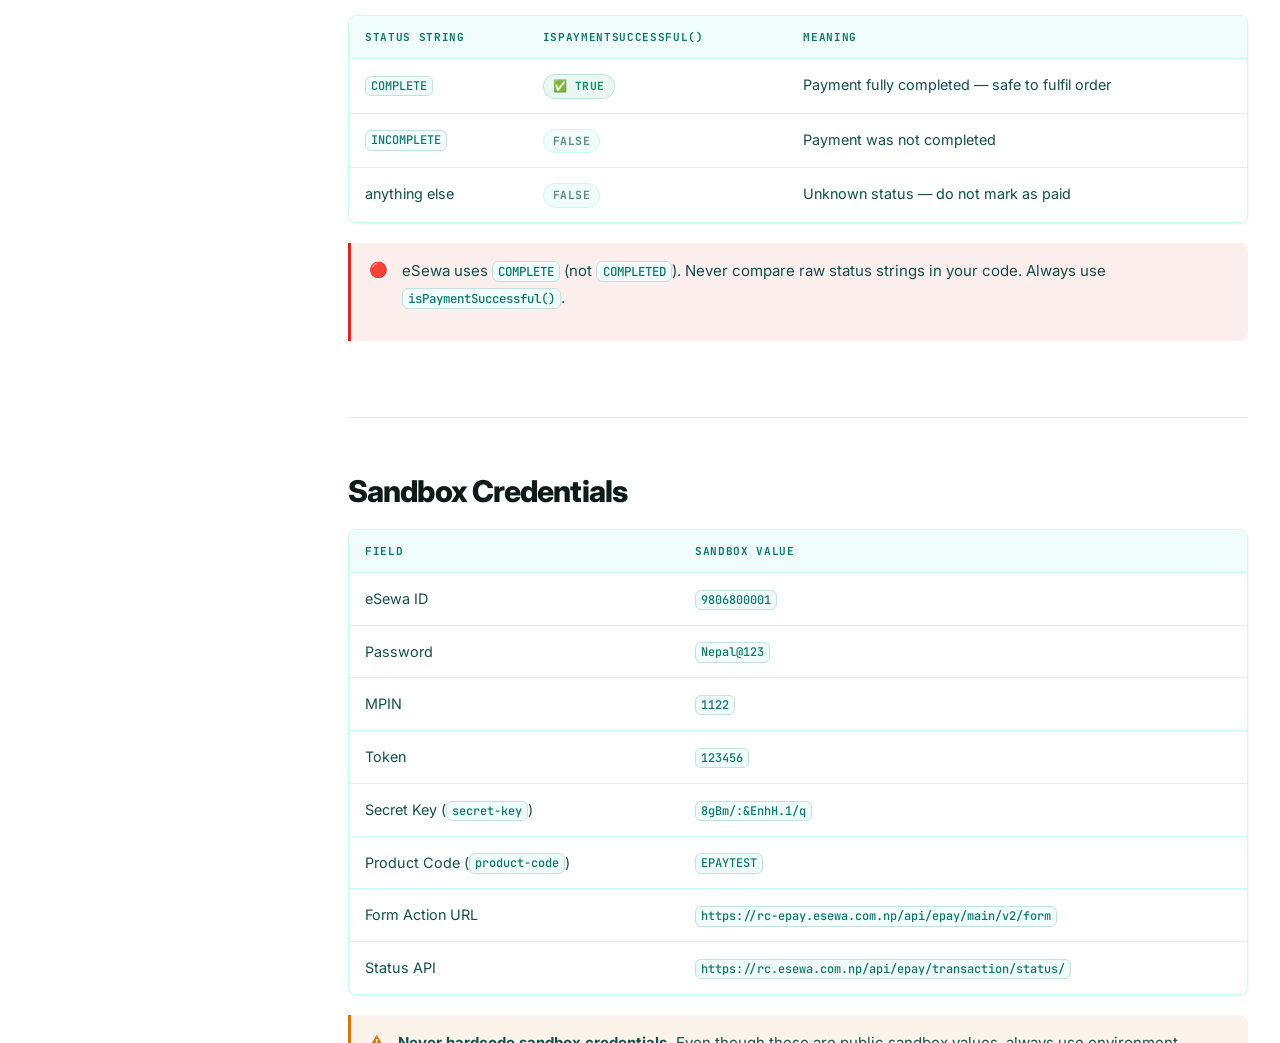
<file: docs/esewa.html>
<!DOCTYPE html>
<html lang="en" data-theme="light">
<head>
    <meta charset="UTF-8">
    <meta name="viewport" content="width=device-width, initial-scale=1.0">
    <title>eSewa Integration — NepalPay</title>
    <meta name="description"
          content="Integrate eSewa payments in Spring Boot. HMAC-SHA256 signed form payload, Base64 callback verification.">
    <link rel="stylesheet" href="./css/styles.css">
    <script>
        (function () {
            try {
                var s = localStorage.getItem('np-theme');
                var d = window.matchMedia('(prefers-color-scheme: dark)').matches ? 'dark' : 'light';
                document.documentElement.setAttribute('data-theme', s || d);
            } catch (e) {}
        }());
    </script>
</head>
<body>

<div class="page-hero page-nav">
    <nav class="topnav">
        <div class="topnav-inner">
            <a class="nav-brand" href="index.html">
                <span class="nav-brand-flag">🇳🇵</span>
                <span class="nav-brand-name">NepalPay</span>
            </a>
            <div class="nav-links">
                <a href="getting-started.html">Getting Started</a>
                <a href="khalti.html">Khalti</a>
                <a href="esewa.html" class="active">eSewa</a>
                <a href="connectips.html">ConnectIPS</a>
                <a href="fonepay.html">Fonepay</a>
                <a href="reactive.html">Reactive</a>
                <a href="configuration.html">Config</a>
                <a href="security.html">Security</a>
            </div>
            <div class="nav-right">
                <button class="theme-toggle"
                        onclick="toggleTheme()"
                        aria-label="Toggle dark mode">
                    <span class="i-moon">🌙</span>
                    <span class="i-sun">☀️</span>
                </button>
                <a class="nav-cta"
                   href="https://github.com/sujankim/nepal-pay-spring-boot-starter"
                   target="_blank" rel="noopener">GitHub ↗</a>
            </div>
        </div>
    </nav>

    <div class="page-header-body">
        <div class="page-header-left">
            <div class="page-version-pill">✅ v1.2.1</div>
            <h1>eSewa Integration</h1>
            <p>
                HMAC-SHA256 signed form payload, Base64 callback
                decode and constant-time signature verification.
                Blocking and reactive.
            </p>
        </div>
    </div>
</div>

<div class="docs-wrapper">

    <aside class="sidebar">
        <nav class="sidebar-nav">
            <div class="sidebar-group-label">Guide</div>
            <a href="#how-it-works">How It Works</a>
            <a href="#configure">Configure</a>
            <a href="#build-payload">buildFormPayload()</a>
            <a href="#frontend">Frontend Form</a>
            <a href="#verify">verifyCallback()</a>
            <a href="#check-status">checkStatus()</a>
            <a href="#security">Security Rules</a>
            <div class="sidebar-group-label">Reactive</div>
            <a href="#reactive">Reactive Usage</a>
            <div class="sidebar-group-label">Reference</div>
            <a href="#payload-fields">Payload fields</a>
            <a href="#status-values">Status values</a>
            <a href="#sandbox">Sandbox creds</a>
        </nav>
    </aside>

    <article class="docs-content">

        <!-- How It Works -->
        <section id="how-it-works">
            <h2>How eSewa Works</h2>

            <div class="flow">Your Backend: buildFormPayload(amount, uuid)
                → Generates HMAC-SHA256 signature
                → Returns EsewaFormPayload

                ✅ Save uuid to DB FIRST — before returning to frontend

                Frontend: POST form fields to payload.formActionUrl()
                ↓
                User pays on eSewa gateway
                ↓
                eSewa redirects to your success-url:
                ?data=BASE64_ENCODED_JSON

                ⚠️  NEVER trust this redirect alone — Base64 can be forged!

                Your Backend: verifyCallback(data)
                Step 1: Decode Base64 → JSON
                Step 2: Verify HMAC-SHA256 signature (constant-time)
                Step 3: Call eSewa status API for final confirmation
                ↓
                ✅ Only mark paid when ALL THREE steps pass</div>

            <div class="callout callout-info">
                <span class="callout-icon">ℹ️</span>
                <p>
                    eSewa uses a <strong>form POST model</strong> —
                    unlike Khalti which is API-first.
                    Your backend generates a signed payload,
                    returns it to the frontend, and the frontend
                    submits a form directly to eSewa.
                    The backend never makes a direct HTTP call
                    to eSewa during initiation.
                </p>
            </div>
        </section>

        <!-- Configure -->
        <section id="configure">
            <h2>Configure</h2>

            <pre><code>nepalpay:
  esewa:
    secret-key:   ${ESEWA_SECRET_KEY}
    product-code: ${ESEWA_PRODUCT_CODE}
    success-url:  ${ESEWA_SUCCESS_URL}
    failure-url:  ${ESEWA_FAILURE_URL}
    sandbox: true    # false for production

    # Optional retry (applies to checkStatus() inside verifyCallback)
    retry:
      enabled: true
      max-attempts: 3
      initial-delay-ms: 500
      multiplier: 2.0
      max-delay-ms: 5000</code></pre>

            <div class="table-wrap">
                <table>
                    <thead>
                    <tr>
                        <th>Property</th>
                        <th>Required</th>
                        <th>Default</th>
                        <th>Description</th>
                    </tr>
                    </thead>
                    <tbody>
                    <tr>
                        <td><code>secret-key</code></td>
                        <td>✅</td>
                        <td>—</td>
                        <td>HMAC-SHA256 secret key. Sandbox: <code>8gBm/:&amp;EnhH.1/q</code></td>
                    </tr>
                    <tr>
                        <td><code>product-code</code></td>
                        <td>✅</td>
                        <td>—</td>
                        <td>Sandbox: <code>EPAYTEST</code> · Production: your merchant code</td>
                    </tr>
                    <tr>
                        <td><code>success-url</code></td>
                        <td>✅</td>
                        <td>—</td>
                        <td>eSewa redirects here on successful payment with <code>?data=BASE64</code></td>
                    </tr>
                    <tr>
                        <td><code>failure-url</code></td>
                        <td>✅</td>
                        <td>—</td>
                        <td>eSewa redirects here on failed or canceled payment</td>
                    </tr>
                    <tr>
                        <td><code>sandbox</code></td>
                        <td>—</td>
                        <td><code>true</code></td>
                        <td><code>true</code> = rc-epay.esewa.com.np · <code>false</code> = epay.esewa.com.np</td>
                    </tr>
                    <tr>
                        <td><code>timeout-seconds</code></td>
                        <td>—</td>
                        <td><code>10</code></td>
                        <td>HTTP timeout for status API calls in seconds</td>
                    </tr>
                    </tbody>
                </table>
            </div>
        </section>

        <!-- buildFormPayload -->
        <section id="build-payload">
            <h2>buildFormPayload()</h2>

            <h3>Simple overload — amount only</h3>
            <pre><code>// Generate a unique UUID for this transaction
String uuid = EsewaClient.generateTransactionUuid();

// ✅ Save uuid to DB BEFORE returning payload to frontend
orderRepo.saveUuid(orderId, uuid);

// eSewa uses NPR directly — NOT paisa like Khalti
EsewaFormPayload payload =
    esewaClient.buildFormPayload(
        new BigDecimal("100.00"),   // NPR 100
        uuid
    );

// Return payload to frontend — they will POST it</code></pre>

            <h3>Full overload — with charges</h3>
            <pre><code>EsewaFormPayload payload =
    esewaClient.buildFormPayload(
        new BigDecimal("100.00"),   // base amount NPR
        new BigDecimal("10.00"),    // tax NPR (null = zero)
        uuid,
        new BigDecimal("5.00"),     // service charge NPR (null = zero)
        new BigDecimal("0.00")      // delivery charge NPR (null = zero)
    );
// totalAmount = 100 + 10 + 5 + 0 = 115.00</code></pre>

            <div class="callout callout-warning">
                <span class="callout-icon">⚠️</span>
                <p>
                    <strong>eSewa uses NPR — not paisa.</strong>
                    NPR 100 → send <code>new BigDecimal("100.00")</code>.
                    Charge components (tax, service, delivery) cannot
                    be negative — NepalPay validates this and throws
                    <code>EsewaException</code> if they are.
                </p>
            </div>

            <h3 id="payload-fields">EsewaFormPayload fields</h3>
            <div class="table-wrap">
                <table>
                    <thead>
                    <tr>
                        <th>Field</th>
                        <th>JSON key</th>
                        <th>Description</th>
                    </tr>
                    </thead>
                    <tbody>
                    <tr>
                        <td><code>amount()</code></td>
                        <td><code>amount</code></td>
                        <td>Base amount as String e.g. <code>"100.00"</code></td>
                    </tr>
                    <tr>
                        <td><code>taxAmount()</code></td>
                        <td><code>tax_amount</code></td>
                        <td>Tax as String</td>
                    </tr>
                    <tr>
                        <td><code>totalAmount()</code></td>
                        <td><code>total_amount</code></td>
                        <td>Sum of all charges as String</td>
                    </tr>
                    <tr>
                        <td><code>transactionUuid()</code></td>
                        <td><code>transaction_uuid</code></td>
                        <td>Your unique transaction ID</td>
                    </tr>
                    <tr>
                        <td><code>productCode()</code></td>
                        <td><code>product_code</code></td>
                        <td>Your eSewa merchant code</td>
                    </tr>
                    <tr>
                        <td><code>signature()</code></td>
                        <td><code>signature</code></td>
                        <td>HMAC-SHA256 Base64 signature — generated by NepalPay</td>
                    </tr>
                    <tr>
                        <td><code>signedFieldNames()</code></td>
                        <td><code>signed_field_names</code></td>
                        <td>Always: <code>total_amount,transaction_uuid,product_code</code></td>
                    </tr>
                    <tr>
                        <td><code>formActionUrl()</code></td>
                        <td><code>form_action_url</code></td>
                        <td>The eSewa form URL to POST to (sandbox or production)</td>
                    </tr>
                    </tbody>
                </table>
            </div>
        </section>

        <!-- Frontend Form -->
        <section id="frontend">
            <h2>Frontend Form Submission</h2>

            <p>
                Your frontend must POST all payload fields as a
                form submission to <code>payload.formActionUrl()</code>.
            </p>

            <pre><code>// Angular / TypeScript example
submitEsewaPayment(payload: EsewaFormPayload): void {
    const form = document.createElement('form');
    form.method = 'POST';
    form.action = payload.form_action_url;

    const fields = {
        amount:                 payload.amount,
        tax_amount:             payload.tax_amount,
        total_amount:           payload.total_amount,
        transaction_uuid:       payload.transaction_uuid,
        product_code:           payload.product_code,
        product_service_charge: payload.product_service_charge,
        product_delivery_charge:payload.product_delivery_charge,
        success_url:            payload.success_url,
        failure_url:            payload.failure_url,
        signed_field_names:     payload.signed_field_names,
        signature:              payload.signature
    };

    Object.entries(fields).forEach(([key, value]) =&gt; {
        const input = document.createElement('input');
        input.type  = 'hidden';
        input.name  = key;
        input.value = value ?? '';
        form.appendChild(input);
    });

    document.body.appendChild(form);
    form.submit();
}</code></pre>

            <div class="callout callout-info">
                <span class="callout-icon">ℹ️</span>
                <p>
                    The <code>signature</code> is generated entirely
                    on your backend using your HMAC-SHA256 secret key.
                    The HMAC secret never reaches the frontend.
                    Only the resulting signature value is sent
                    as a form field.
                </p>
            </div>
        </section>

        <!-- verifyCallback -->
        <section id="verify">
            <h2>verifyCallback()</h2>

            <p>
                eSewa redirects to your <code>success-url</code> with
                a <code>?data=BASE64_ENCODED_JSON</code> query parameter.
                <code>verifyCallback()</code> handles all three steps
                automatically.
            </p>

            <pre><code>@GetMapping("/esewa/callback")
public ResponseEntity&lt;String&gt; callback(
        @RequestParam String data) {

    // verifyCallback does all three steps:
    // 1. Decode Base64 → JSON
    // 2. Verify HMAC-SHA256 signature (constant-time)
    // 3. Call eSewa status API
    EsewaClient.EsewaVerificationResult result =
        esewaClient.verifyCallback(data);

    if (!result.isPaymentSuccessful()) {
        return ResponseEntity.badRequest()
            .body("Payment not confirmed: " +
                result.statusResponse().status());
    }

    // Load order using saved uuid
    String uuid = result.callbackData().transactionUuid();
    orderRepo.markPaid(uuid);

    return ResponseEntity.ok("Payment confirmed");
}

// Handle failure redirect
@GetMapping("/esewa/failed")
public ResponseEntity&lt;String&gt; failed() {
    return ResponseEntity.ok("Payment was canceled or failed");
}</code></pre>

            <div class="callout callout-warning">
                <span class="callout-icon">⚠️</span>
                <p>
                    If the HMAC signature does not match,
                    <code>verifyCallback()</code> throws
                    <code>EsewaException</code> with the message
                    <code>"signature verification FAILED"</code>.
                    This increments the
                    <code>nepalpay.esewa.callback.signature.failed</code>
                    Micrometer counter — alert on a spike.
                </p>
            </div>

            <h3>EsewaVerificationResult fields</h3>
            <div class="table-wrap">
                <table>
                    <thead>
                    <tr>
                        <th>Method</th>
                        <th>Returns</th>
                        <th>Description</th>
                    </tr>
                    </thead>
                    <tbody>
                    <tr>
                        <td><code>isPaymentSuccessful()</code></td>
                        <td><code>boolean</code></td>
                        <td><code>true</code> only when HMAC matched AND status is <code>COMPLETE</code></td>
                    </tr>
                    <tr>
                        <td><code>verified()</code></td>
                        <td><code>boolean</code></td>
                        <td>Same as <code>isPaymentSuccessful()</code></td>
                    </tr>
                    <tr>
                        <td><code>callbackData()</code></td>
                        <td><code>EsewaCallbackData</code></td>
                        <td>Decoded callback JSON from eSewa</td>
                    </tr>
                    <tr>
                        <td><code>statusResponse()</code></td>
                        <td><code>EsewaStatusResponse</code></td>
                        <td>Response from the eSewa status API</td>
                    </tr>
                    </tbody>
                </table>
            </div>
        </section>

        <!-- checkStatus -->
        <section id="check-status">
            <h2>checkStatus()</h2>

            <p>
                Call the eSewa status API directly without going
                through the callback flow. Useful for:
            </p>
            <ul>
                <li>Manually checking a payment status</li>
                <li>Background reconciliation jobs</li>
                <li>Handling cases where the callback was missed</li>
            </ul>

            <pre><code>// uuid = the transaction_uuid you saved during initiation
// totalAmount = the exact total amount string used during initiation
EsewaStatusResponse status =
    esewaClient.checkStatus(uuid, "100.00");

if (status.isPaymentSuccessful()) {
    // status.status() == "COMPLETE"
    orderRepo.markPaid(uuid);
}</code></pre>

            <div class="callout callout-warning">
                <span class="callout-icon">⚠️</span>
                <p>
                    eSewa status is <strong><code>COMPLETE</code></strong>
                    — not <code>COMPLETED</code>.
                    This is different from Khalti which uses
                    <code>Completed</code>.
                    NepalPay handles both correctly — just never compare
                    the raw status strings directly in your code.
                    Always use <code>isPaymentSuccessful()</code>.
                </p>
            </div>
        </section>

        <!-- Security -->
        <section id="security">
            <h2>Security Rules</h2>

            <div class="callout callout-danger">
                <span class="callout-icon">🔴</span>
                <p>
                    <strong>Never trust the
                        <code>?data=BASE64</code> redirect parameter
                        alone.</strong> The Base64 data can be forged.
                    Always call <code>verifyCallback(data)</code>
                    which re-computes the HMAC-SHA256 signature
                    and calls the status API.
                </p>
            </div>

            <div class="callout callout-success">
                <span class="callout-icon">✅</span>
                <p>
                    NepalPay uses <strong>constant-time comparison</strong>
                    (<code>MessageDigest.isEqual()</code>) in both
                    blocking and reactive eSewa clients —
                    preventing timing attacks on the HMAC signature.
                </p>
            </div>

            <div class="callout callout-success">
                <span class="callout-icon">✅</span>
                <p>
                    Always save <code>uuid</code> to your database
                    before returning the payload to the frontend.
                    Use the saved uuid — not the one from the callback —
                    when calling <code>checkStatus()</code>.
                </p>
            </div>

            <pre><code># Correct eSewa flow — all steps required:

1. generateTransactionUuid()   → save to DB
2. buildFormPayload()          → return to frontend
3. Frontend POSTs to eSewa
4. eSewa redirects ?data=BASE64
5. verifyCallback(data)        → all 3 sub-steps automatic
6. isPaymentSuccessful()       → then mark paid</code></pre>
        </section>

        <!-- Reactive -->
        <section id="reactive">
            <h2>Reactive Usage</h2>

            <p>
                Use <code>EsewaReactiveClient</code> from the reactive
                starter. <code>buildFormPayload()</code> is synchronous
                (no HTTP). <code>verifyCallback()</code> and
                <code>checkStatus()</code> return <code>Mono</code>.
            </p>

            <h3>Build payload — synchronous</h3>
            <pre><code>// Synchronous — no Mono needed
public EsewaFormPayload startEsewa(
        String orderId, BigDecimal amount) {

    String uuid = EsewaReactiveClient.generateTransactionUuid();
    orderRepo.saveUuid(orderId, uuid); // save first!

    return esewaReactiveClient.buildFormPayload(amount, uuid);
}</code></pre>

            <h3>Verify callback — reactive</h3>
            <pre><code>public Mono&lt;Boolean&gt; verifyEsewa(String encodedData) {
    return esewaReactiveClient.verifyCallback(encodedData)
        .map(EsewaReactiveClient.EsewaVerificationResult
                ::isPaymentSuccessful);
}</code></pre>

            <h3>Check status directly — reactive</h3>
            <pre><code>public Mono&lt;Boolean&gt; checkEsewaStatus(
        String uuid, String totalAmount) {
    return esewaReactiveClient.checkStatus(uuid, totalAmount)
        .map(EsewaStatusResponse::isPaymentSuccessful);
}</code></pre>

            <div class="callout callout-info">
                <span class="callout-icon">ℹ️</span>
                <p>
                    The reactive client uses
                    <code>Mono.fromCallable()</code> for the
                    synchronous HMAC and signature verification steps,
                    so all exceptions are emitted as reactive error
                    signals — never thrown outside the pipeline.
                </p>
            </div>
        </section>

        <!-- Status values -->
        <section id="status-values">
            <h2>eSewa Status Values</h2>

            <div class="table-wrap">
                <table>
                    <thead>
                    <tr>
                        <th>Status string</th>
                        <th>isPaymentSuccessful()</th>
                        <th>Meaning</th>
                    </tr>
                    </thead>
                    <tbody>
                    <tr>
                        <td><code>COMPLETE</code></td>
                        <td><span class="pill pill-ok">✅ true</span></td>
                        <td>Payment fully completed — safe to fulfil order</td>
                    </tr>
                    <tr>
                        <td><code>INCOMPLETE</code></td>
                        <td><span class="pill pill-gray">false</span></td>
                        <td>Payment was not completed</td>
                    </tr>
                    <tr>
                        <td>anything else</td>
                        <td><span class="pill pill-gray">false</span></td>
                        <td>Unknown status — do not mark as paid</td>
                    </tr>
                    </tbody>
                </table>
            </div>

            <div class="callout callout-danger">
                <span class="callout-icon">🔴</span>
                <p>
                    eSewa uses <strong><code>COMPLETE</code></strong>
                    (not <code>COMPLETED</code>). Never compare
                    raw status strings in your code.
                    Always use <code>isPaymentSuccessful()</code>.
                </p>
            </div>
        </section>

        <!-- Sandbox -->
        <section id="sandbox">
            <h2>Sandbox Credentials</h2>

            <div class="table-wrap">
                <table>
                    <thead>
                    <tr><th>Field</th><th>Sandbox Value</th></tr>
                    </thead>
                    <tbody>
                    <tr><td>eSewa ID</td><td><code>9806800001</code></td></tr>
                    <tr><td>Password</td><td><code>Nepal@123</code></td></tr>
                    <tr><td>MPIN</td><td><code>1122</code></td></tr>
                    <tr><td>Token</td><td><code>123456</code></td></tr>
                    <tr>
                        <td>Secret Key (<code>secret-key</code>)</td>
                        <td><code>8gBm/:&amp;EnhH.1/q</code></td>
                    </tr>
                    <tr>
                        <td>Product Code (<code>product-code</code>)</td>
                        <td><code>EPAYTEST</code></td>
                    </tr>
                    <tr>
                        <td>Form Action URL</td>
                        <td><code>https://rc-epay.esewa.com.np/api/epay/main/v2/form</code></td>
                    </tr>
                    <tr>
                        <td>Status API</td>
                        <td><code>https://rc.esewa.com.np/api/epay/transaction/status/</code></td>
                    </tr>
                    </tbody>
                </table>
            </div>

            <div class="callout callout-warning">
                <span class="callout-icon">⚠️</span>
                <p>
                    <strong>Never hardcode sandbox credentials.</strong>
                    Even though these are public sandbox values,
                    always use environment variables so you have
                    a consistent pattern when switching to production.
                </p>
            </div>
        </section>

    </article>
</div>

<footer class="footer">
    <div class="footer-inner">
        <a class="footer-brand" href="index.html">🇳🇵 NepalPay</a>
        <div class="footer-links">
            <a href="index.html">Home</a>
            <a href="getting-started.html">Getting Started</a>
            <a href="khalti.html">Khalti</a>
            <a href="connectips.html">ConnectIPS</a>
            <a href="fonepay.html">Fonepay</a>
            <a href="reactive.html">Reactive</a>
            <a href="security.html">Security</a>
            <a href="https://github.com/sujankim/nepal-pay-spring-boot-starter"
               target="_blank" rel="noopener">GitHub</a>
        </div>
        <p class="footer-copy">MIT © 2026 · Built for Nepal's developers 🇳🇵</p>
    </div>
</footer>

<script>
    function toggleTheme() {
        var r = document.documentElement;
        var c = r.getAttribute('data-theme') || 'light';
        var n = c === 'dark' ? 'light' : 'dark';
        r.setAttribute('data-theme', n);
        try { localStorage.setItem('np-theme', n); } catch (e) {}
    }

    (function () {
        var links = document.querySelectorAll('.sidebar-nav a');
        var sections = document.querySelectorAll('.docs-content section');
        window.addEventListener('scroll', function () {
            var pos = window.scrollY + 100;
            sections.forEach(function (s) {
                if (s.offsetTop <= pos &&
                    s.offsetTop + s.offsetHeight > pos) {
                    links.forEach(function (l) { l.classList.remove('active'); });
                    var a = document.querySelector(
                        '.sidebar-nav a[href="#' + s.id + '"]');
                    if (a) a.classList.add('active');
                }
            });
        });
    }());
</script>
</body>
</html>
</file>
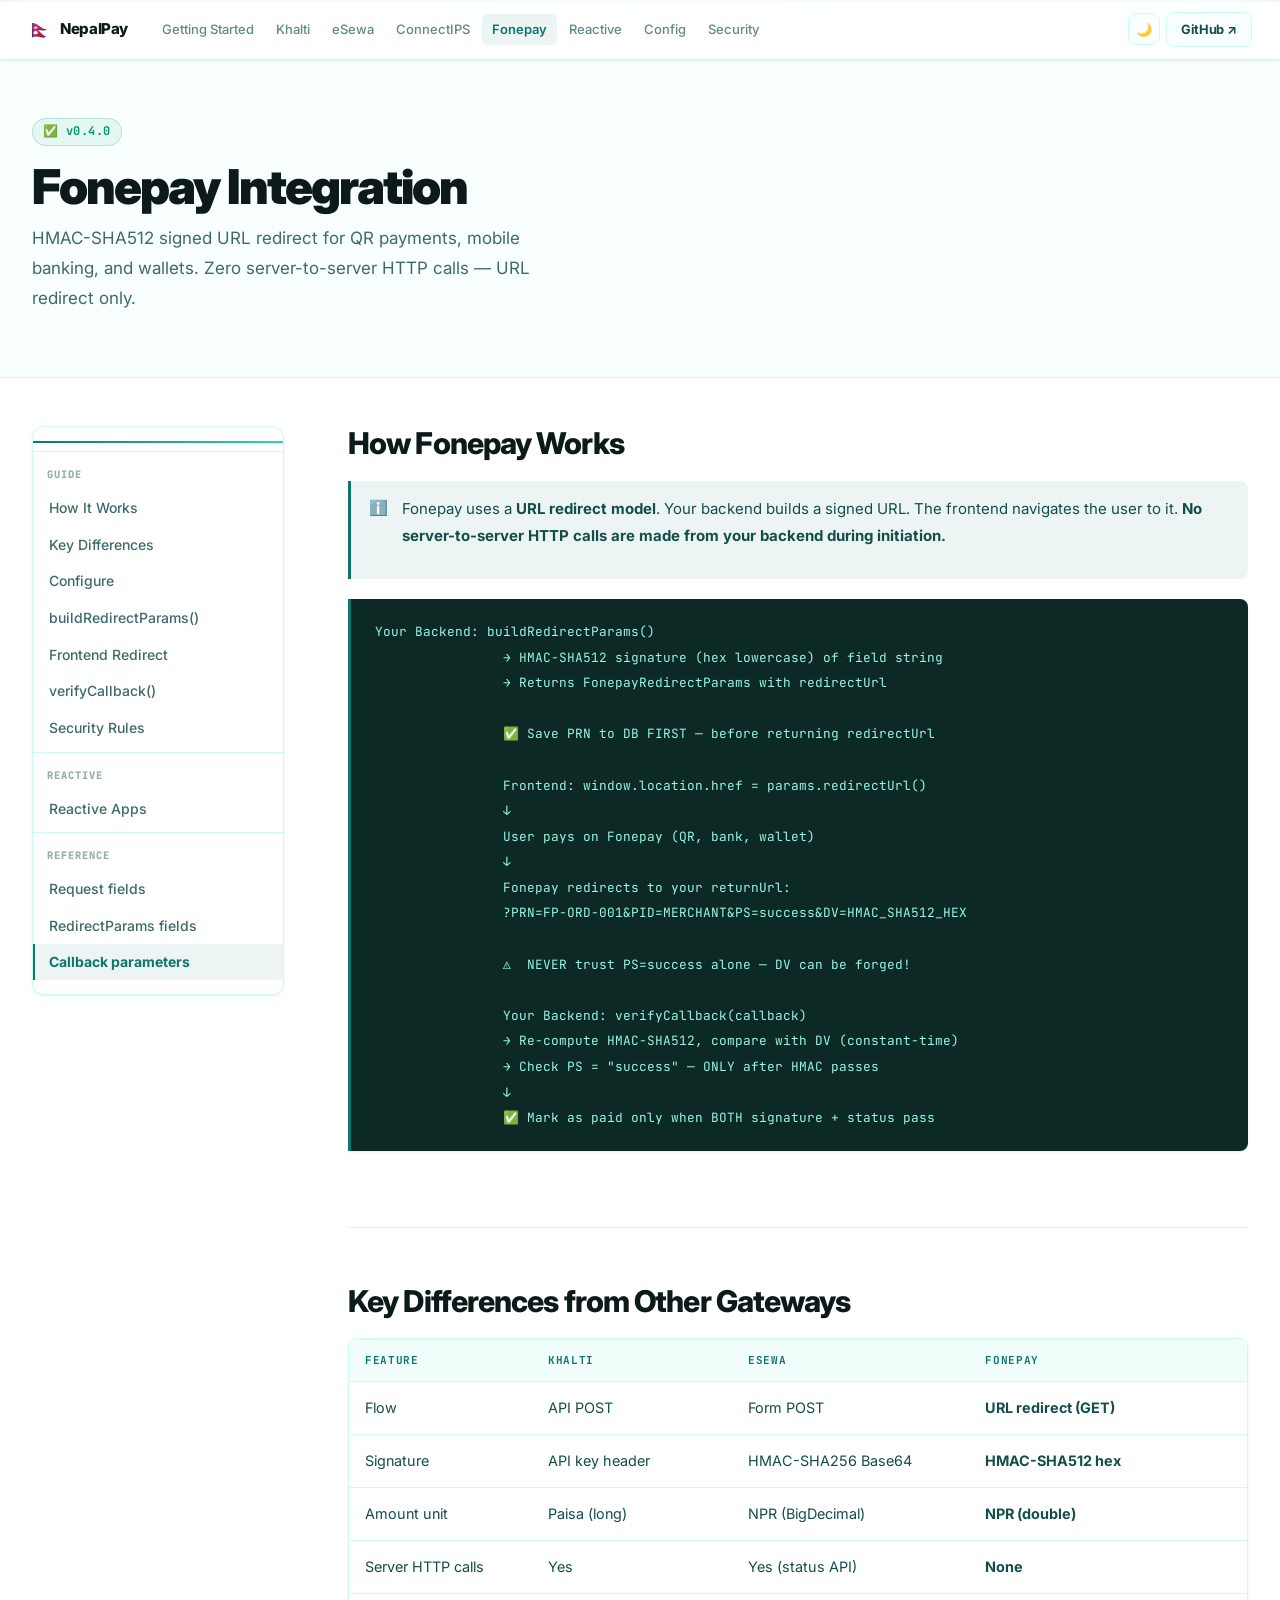
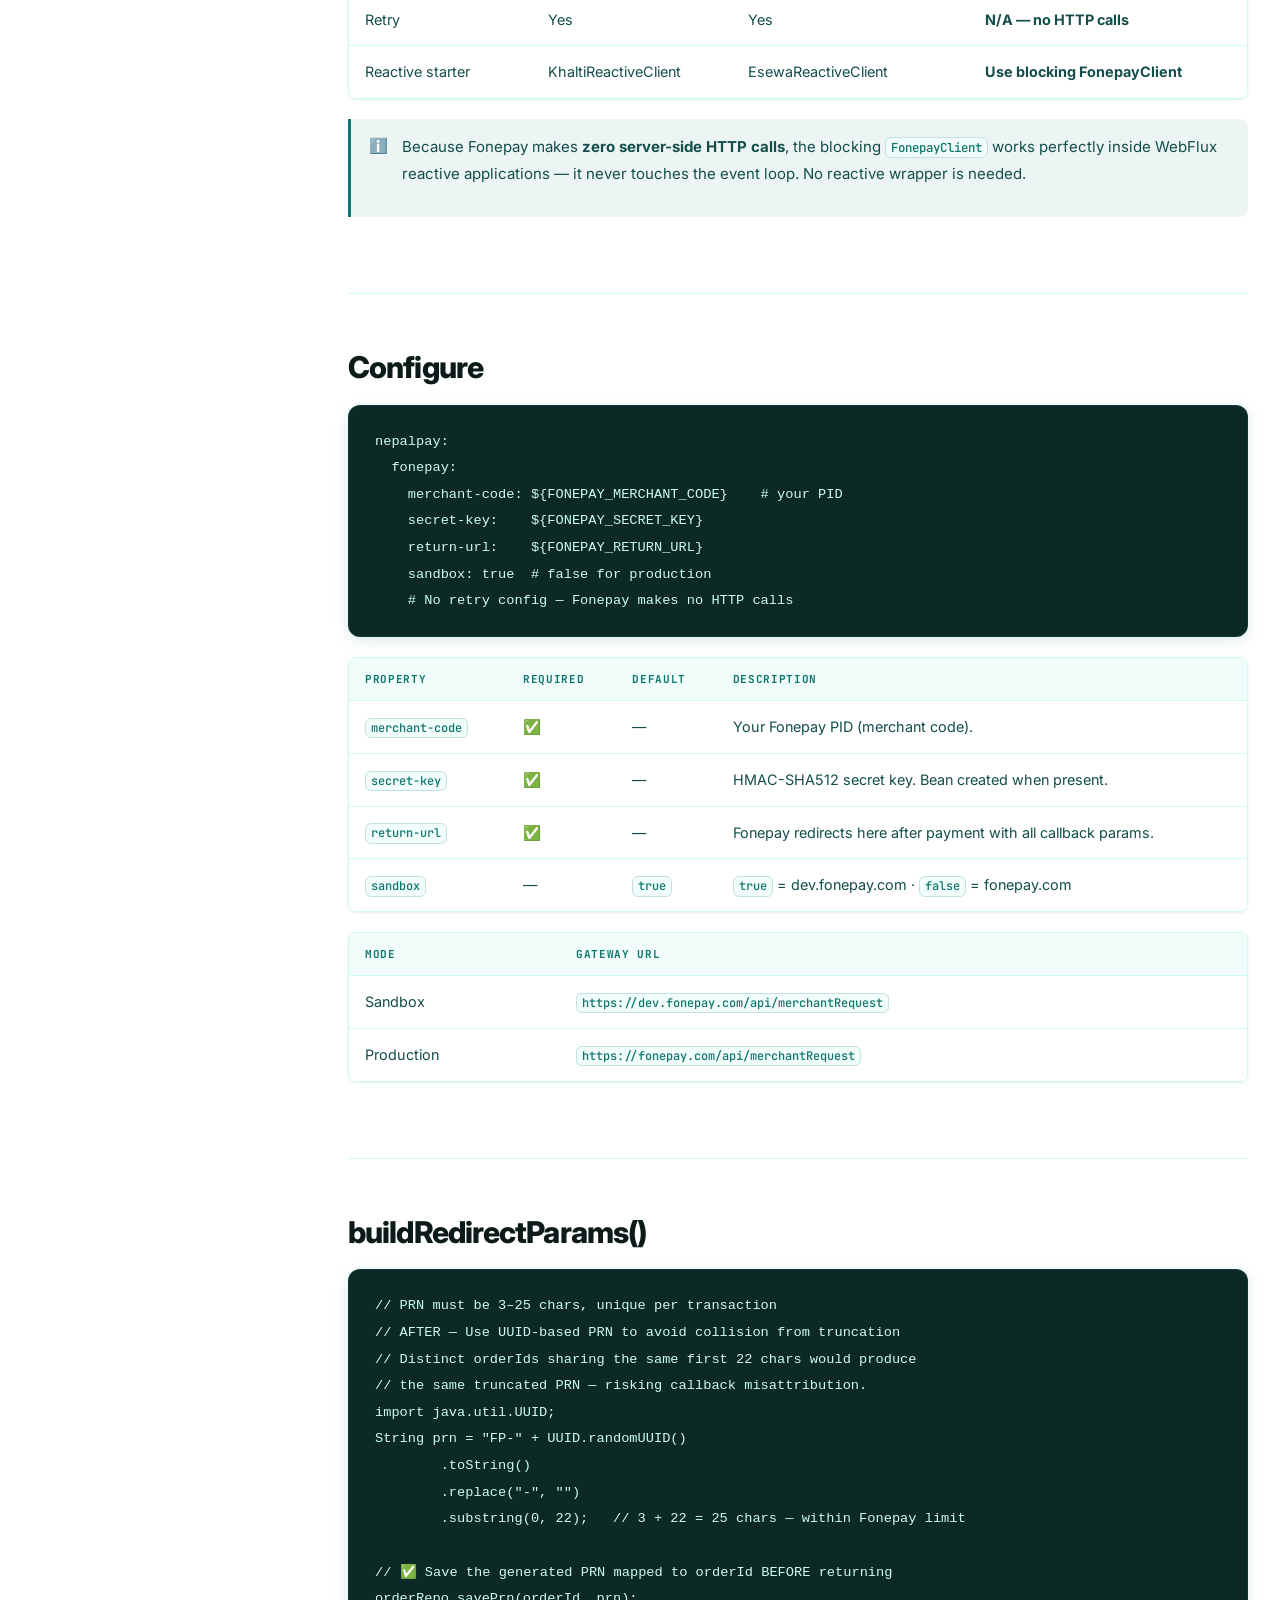
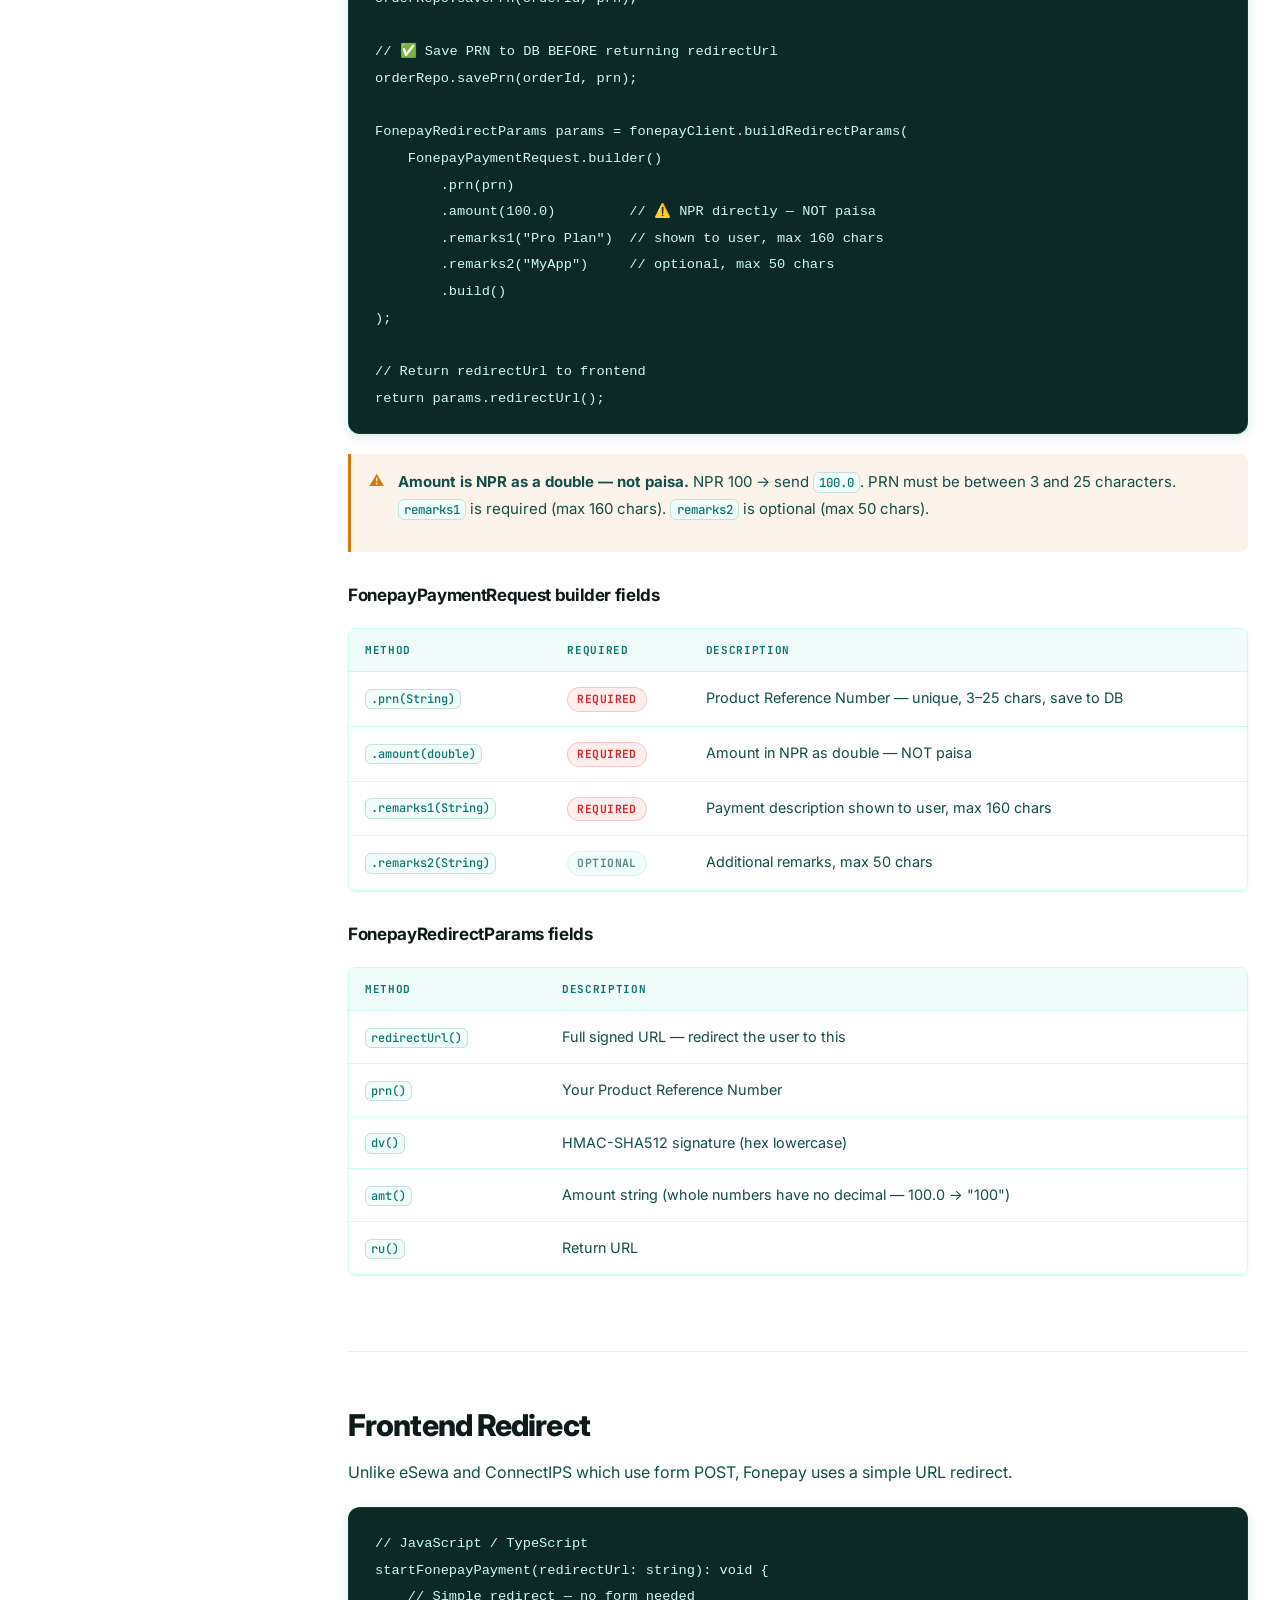
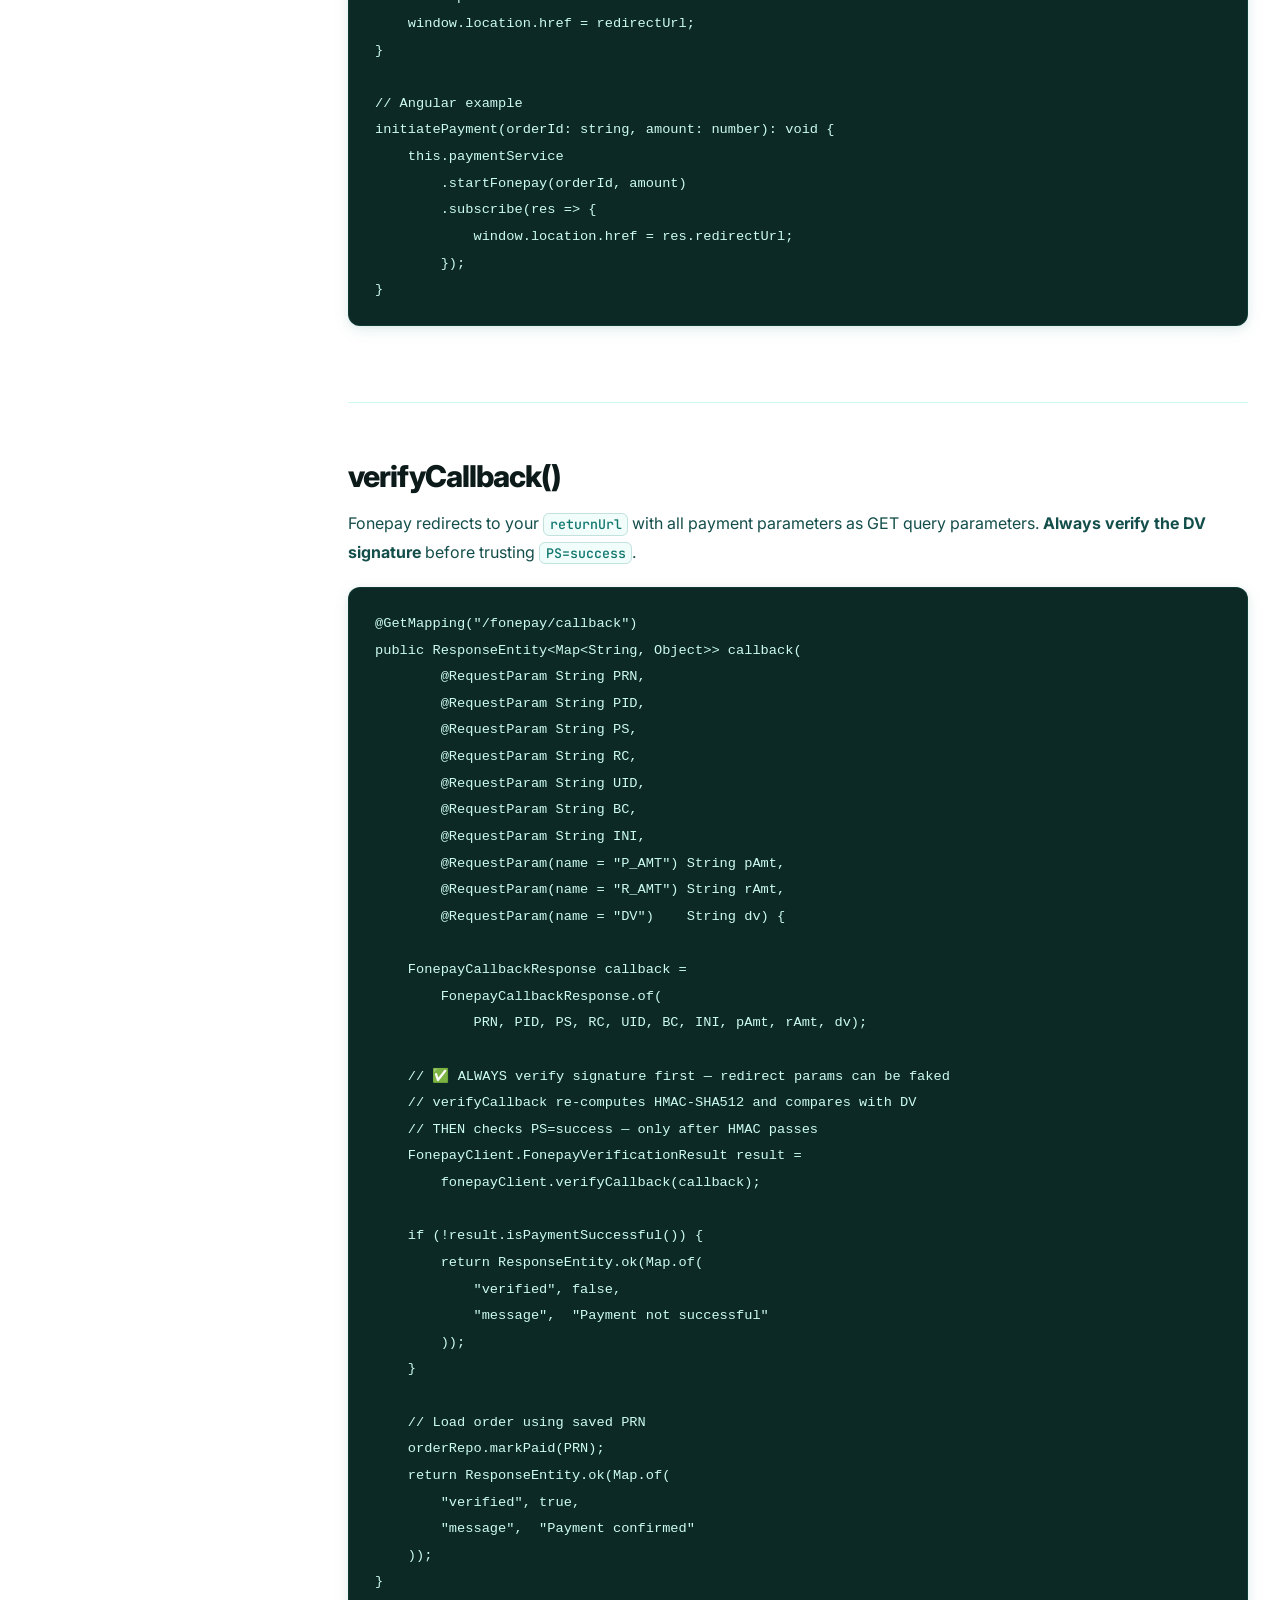
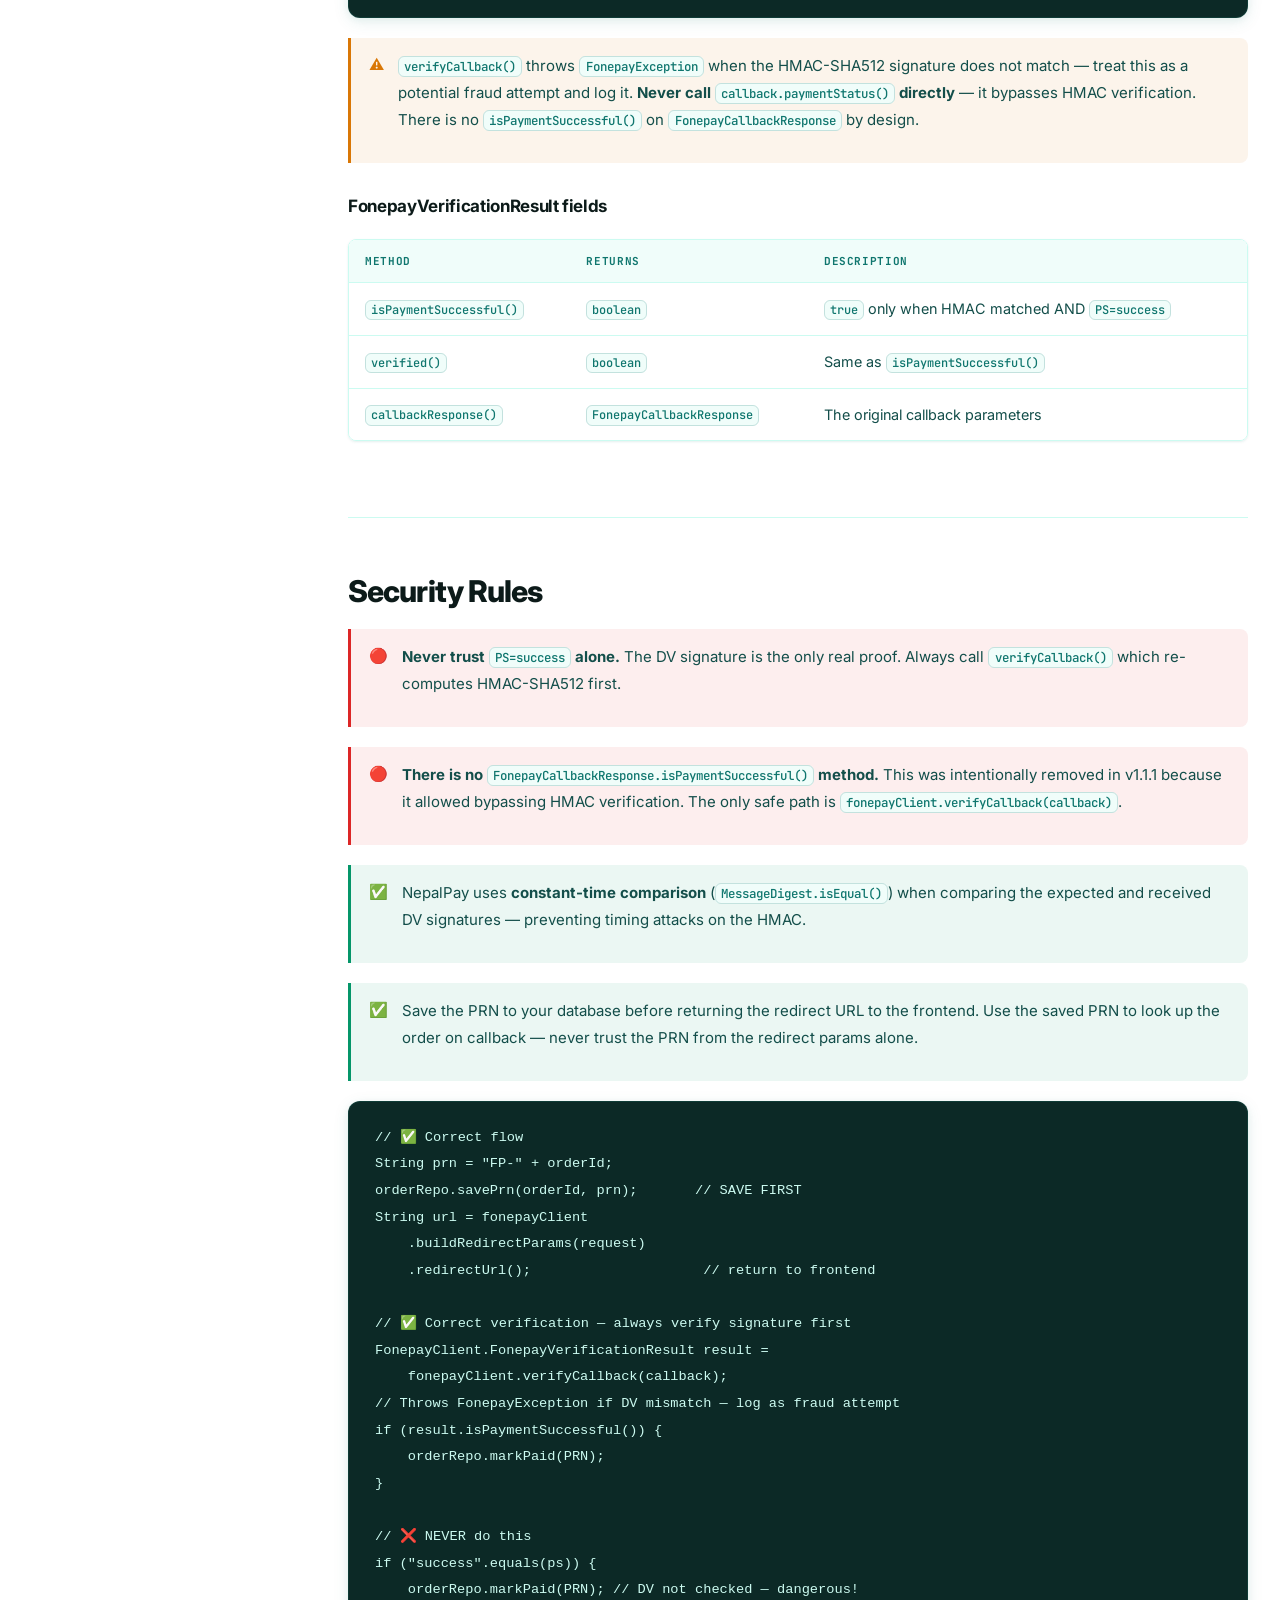
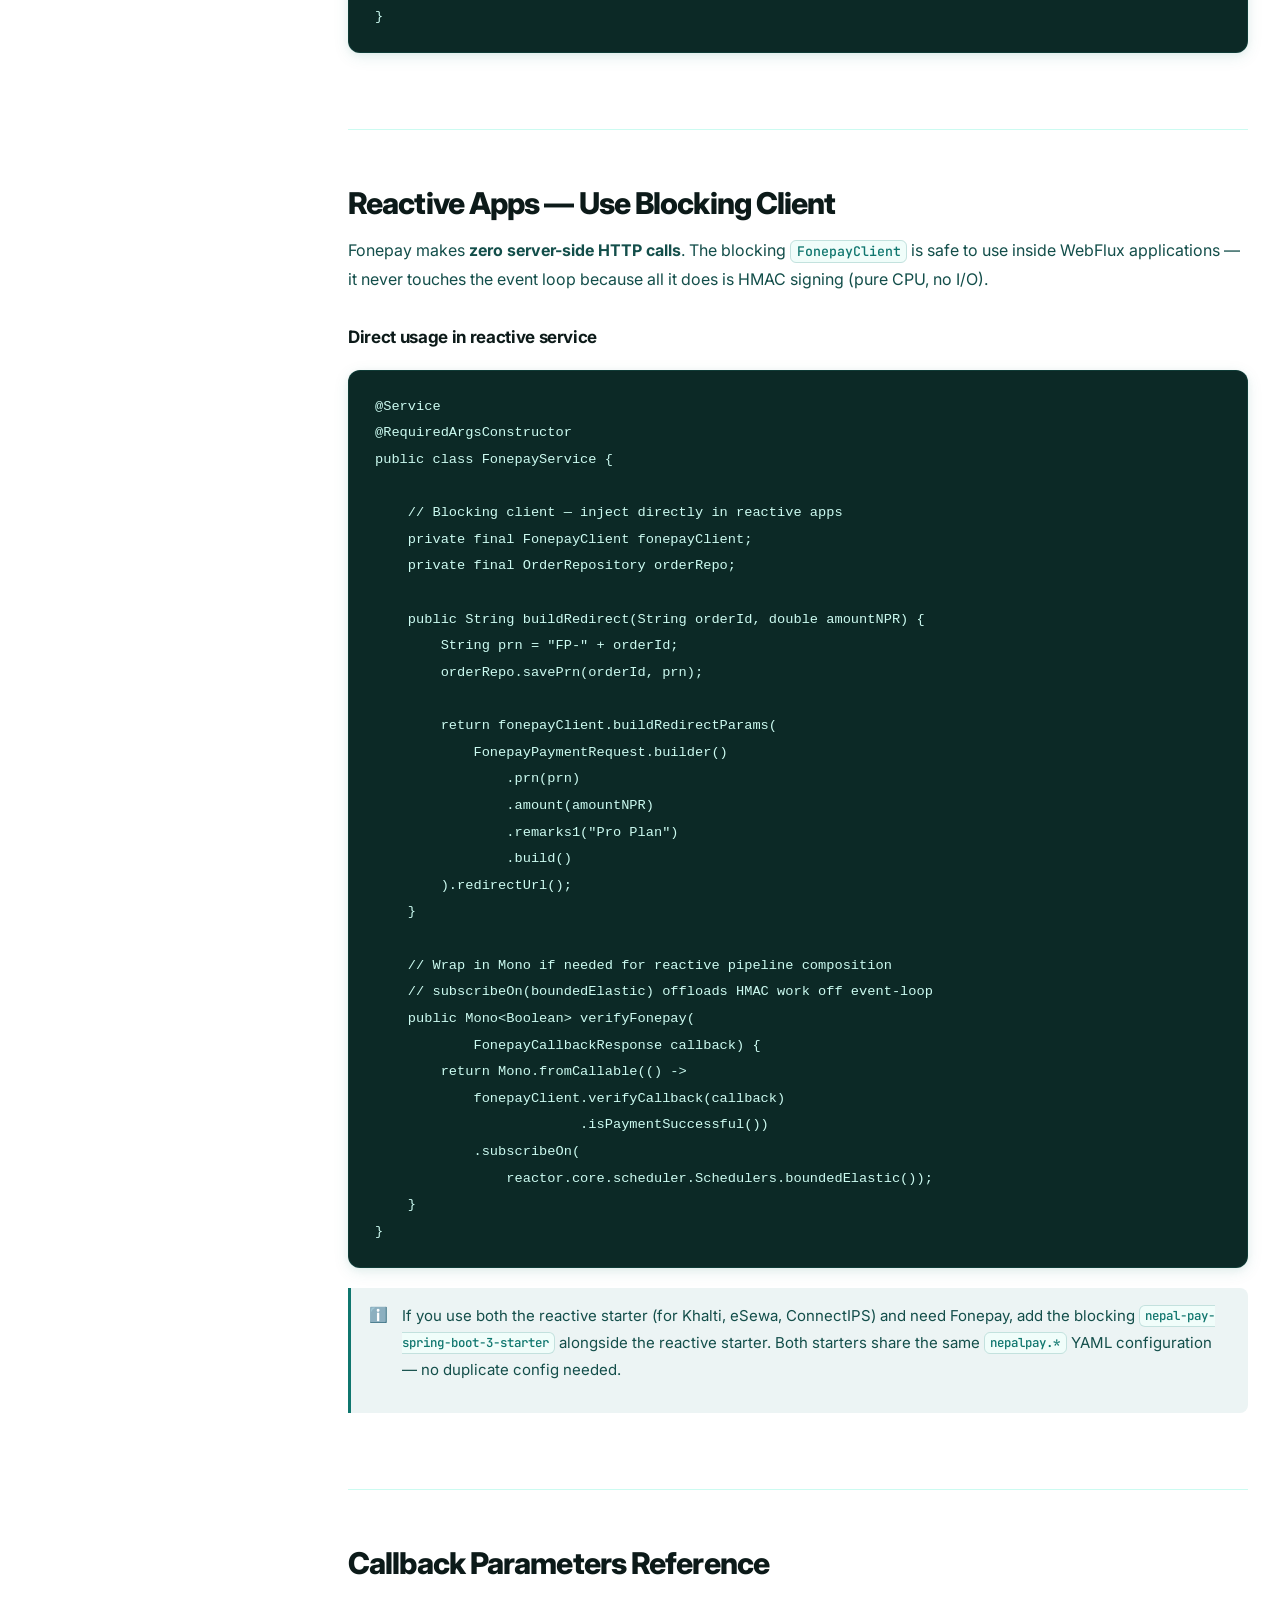
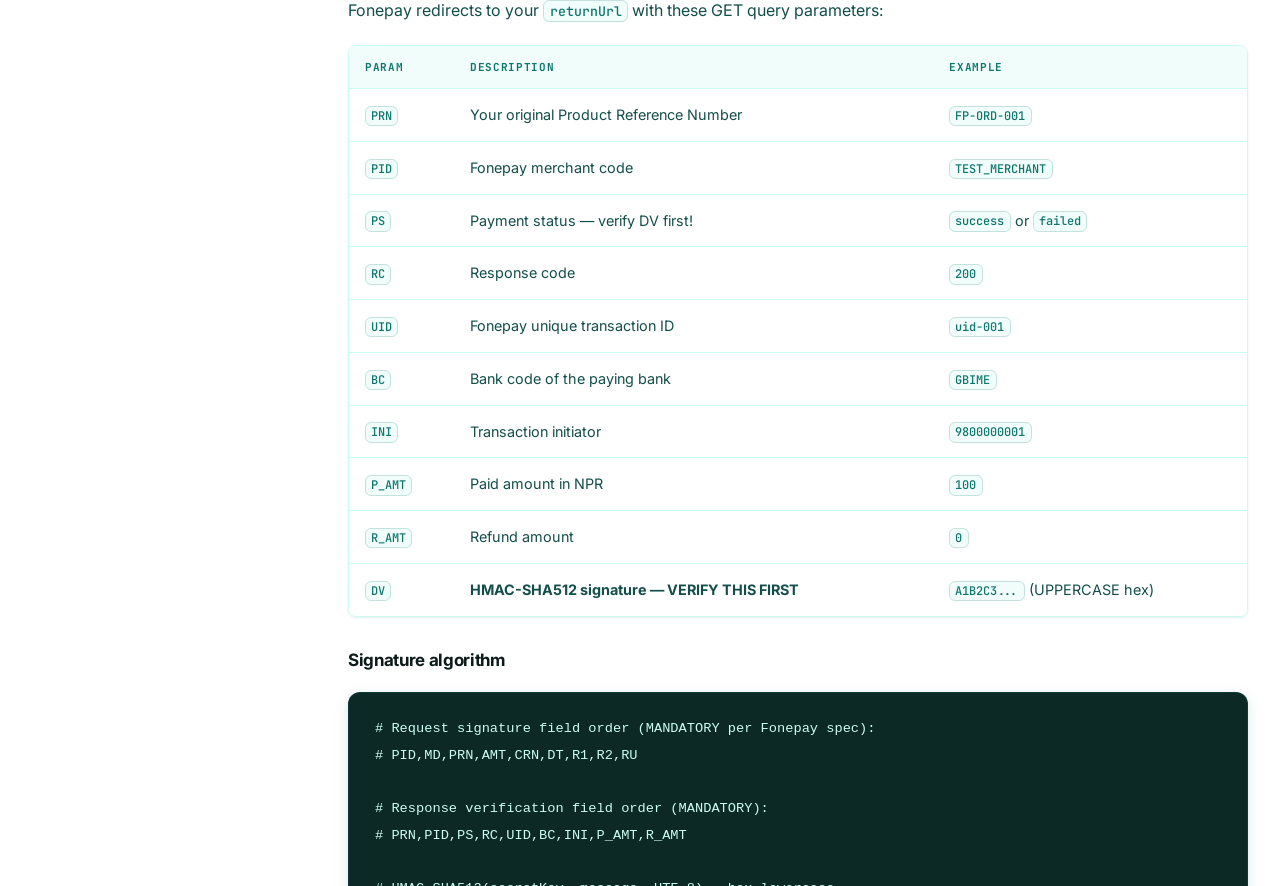
<file: docs/fonepay.html>
<!DOCTYPE html>
<html lang="en" data-theme="light">
<head>
    <meta charset="UTF-8">
    <meta name="viewport" content="width=device-width, initial-scale=1.0">
    <title>Fonepay Integration — NepalPay</title>
    <meta name="description"
          content="Integrate Fonepay payments in Spring Boot. HMAC-SHA512 signed URL redirect for QR, mobile banking, and wallets.">
    <link rel="stylesheet" href="./css/styles.css">
    <script>
        (function () {
            try {
                var s = localStorage.getItem('np-theme');
                var d = window.matchMedia('(prefers-color-scheme: dark)').matches ? 'dark' : 'light';
                document.documentElement.setAttribute('data-theme', s || d);
            } catch (e) {}
        }());
    </script>
</head>
<body>

<div class="page-hero page-nav">
    <nav class="topnav">
        <div class="topnav-inner">
            <a class="nav-brand" href="index.html">
                <span class="nav-brand-flag">🇳🇵</span>
                <span class="nav-brand-name">NepalPay</span>
            </a>
            <div class="nav-links">
                <a href="getting-started.html">Getting Started</a>
                <a href="khalti.html">Khalti</a>
                <a href="esewa.html">eSewa</a>
                <a href="connectips.html">ConnectIPS</a>
                <a href="fonepay.html" class="active">Fonepay</a>
                <a href="reactive.html">Reactive</a>
                <a href="configuration.html">Config</a>
                <a href="security.html">Security</a>
            </div>
            <div class="nav-right">
                <button class="theme-toggle"
                        onclick="toggleTheme()"
                        aria-label="Toggle dark mode">
                    <span class="i-moon">🌙</span>
                    <span class="i-sun">☀️</span>
                </button>
                <a class="nav-cta"
                   href="https://github.com/sujankim/nepal-pay-spring-boot-starter"
                   target="_blank" rel="noopener">GitHub ↗</a>
            </div>
        </div>
    </nav>

    <div class="page-header-body">
        <div class="page-header-left">
            <div class="page-version-pill">✅ v0.4.0</div>
            <h1>Fonepay Integration</h1>
            <p>
                HMAC-SHA512 signed URL redirect for QR payments,
                mobile banking, and wallets. Zero server-to-server
                HTTP calls — URL redirect only.
            </p>
        </div>
    </div>
</div>

<div class="docs-wrapper">

    <aside class="sidebar">
        <nav class="sidebar-nav">
            <div class="sidebar-group-label">Guide</div>
            <a href="#how-it-works">How It Works</a>
            <a href="#key-differences">Key Differences</a>
            <a href="#configure">Configure</a>
            <a href="#build-redirect">buildRedirectParams()</a>
            <a href="#frontend">Frontend Redirect</a>
            <a href="#verify">verifyCallback()</a>
            <a href="#security">Security Rules</a>
            <div class="sidebar-group-label">Reactive</div>
            <a href="#reactive">Reactive Apps</a>
            <div class="sidebar-group-label">Reference</div>
            <a href="#request-fields">Request fields</a>
            <a href="#redirect-fields">RedirectParams fields</a>
            <a href="#callback-params">Callback parameters</a>
        </nav>
    </aside>

    <article class="docs-content">

        <!-- How It Works -->
        <section id="how-it-works">
            <h2>How Fonepay Works</h2>

            <div class="callout callout-info">
                <span class="callout-icon">ℹ️</span>
                <p>
                    Fonepay uses a <strong>URL redirect model</strong>.
                    Your backend builds a signed URL.
                    The frontend navigates the user to it.
                    <strong>No server-to-server HTTP calls
                        are made from your backend during initiation.</strong>
                </p>
            </div>

            <div class="flow">Your Backend: buildRedirectParams()
                → HMAC-SHA512 signature (hex lowercase) of field string
                → Returns FonepayRedirectParams with redirectUrl

                ✅ Save PRN to DB FIRST — before returning redirectUrl

                Frontend: window.location.href = params.redirectUrl()
                ↓
                User pays on Fonepay (QR, bank, wallet)
                ↓
                Fonepay redirects to your returnUrl:
                ?PRN=FP-ORD-001&PID=MERCHANT&PS=success&DV=HMAC_SHA512_HEX

                ⚠️  NEVER trust PS=success alone — DV can be forged!

                Your Backend: verifyCallback(callback)
                → Re-compute HMAC-SHA512, compare with DV (constant-time)
                → Check PS = "success" — ONLY after HMAC passes
                ↓
                ✅ Mark as paid only when BOTH signature + status pass</div>
        </section>

        <!-- Key Differences -->
        <section id="key-differences">
            <h2>Key Differences from Other Gateways</h2>

            <div class="table-wrap">
                <table>
                    <thead>
                    <tr>
                        <th>Feature</th>
                        <th>Khalti</th>
                        <th>eSewa</th>
                        <th>Fonepay</th>
                    </tr>
                    </thead>
                    <tbody>
                    <tr>
                        <td>Flow</td>
                        <td>API POST</td>
                        <td>Form POST</td>
                        <td><strong>URL redirect (GET)</strong></td>
                    </tr>
                    <tr>
                        <td>Signature</td>
                        <td>API key header</td>
                        <td>HMAC-SHA256 Base64</td>
                        <td><strong>HMAC-SHA512 hex</strong></td>
                    </tr>
                    <tr>
                        <td>Amount unit</td>
                        <td>Paisa (long)</td>
                        <td>NPR (BigDecimal)</td>
                        <td><strong>NPR (double)</strong></td>
                    </tr>
                    <tr>
                        <td>Server HTTP calls</td>
                        <td>Yes</td>
                        <td>Yes (status API)</td>
                        <td><strong>None</strong></td>
                    </tr>
                    <tr>
                        <td>Retry</td>
                        <td>Yes</td>
                        <td>Yes</td>
                        <td><strong>N/A — no HTTP calls</strong></td>
                    </tr>
                    <tr>
                        <td>Reactive starter</td>
                        <td>KhaltiReactiveClient</td>
                        <td>EsewaReactiveClient</td>
                        <td><strong>Use blocking FonepayClient</strong></td>
                    </tr>
                    </tbody>
                </table>
            </div>

            <div class="callout callout-info">
                <span class="callout-icon">ℹ️</span>
                <p>
                    Because Fonepay makes <strong>zero server-side
                    HTTP calls</strong>, the blocking
                    <code>FonepayClient</code> works perfectly inside
                    WebFlux reactive applications — it never touches
                    the event loop. No reactive wrapper is needed.
                </p>
            </div>
        </section>

        <!-- Configure -->
        <section id="configure">
            <h2>Configure</h2>

            <pre><code>nepalpay:
  fonepay:
    merchant-code: ${FONEPAY_MERCHANT_CODE}    # your PID
    secret-key:    ${FONEPAY_SECRET_KEY}
    return-url:    ${FONEPAY_RETURN_URL}
    sandbox: true  # false for production
    # No retry config — Fonepay makes no HTTP calls</code></pre>

            <div class="table-wrap">
                <table>
                    <thead>
                    <tr>
                        <th>Property</th>
                        <th>Required</th>
                        <th>Default</th>
                        <th>Description</th>
                    </tr>
                    </thead>
                    <tbody>
                    <tr>
                        <td><code>merchant-code</code></td>
                        <td>✅</td>
                        <td>—</td>
                        <td>Your Fonepay PID (merchant code).</td>
                    </tr>
                    <tr>
                        <td><code>secret-key</code></td>
                        <td>✅</td>
                        <td>—</td>
                        <td>HMAC-SHA512 secret key. Bean created when present.</td>
                    </tr>
                    <tr>
                        <td><code>return-url</code></td>
                        <td>✅</td>
                        <td>—</td>
                        <td>Fonepay redirects here after payment with all callback params.</td>
                    </tr>
                    <tr>
                        <td><code>sandbox</code></td>
                        <td>—</td>
                        <td><code>true</code></td>
                        <td><code>true</code> = dev.fonepay.com · <code>false</code> = fonepay.com</td>
                    </tr>
                    </tbody>
                </table>
            </div>

            <div class="table-wrap">
                <table>
                    <thead>
                    <tr>
                        <th>Mode</th>
                        <th>Gateway URL</th>
                    </tr>
                    </thead>
                    <tbody>
                    <tr>
                        <td>Sandbox</td>
                        <td><code>https://dev.fonepay.com/api/merchantRequest</code></td>
                    </tr>
                    <tr>
                        <td>Production</td>
                        <td><code>https://fonepay.com/api/merchantRequest</code></td>
                    </tr>
                    </tbody>
                </table>
            </div>
        </section>

        <!-- buildRedirectParams -->
        <section id="build-redirect">
            <h2>buildRedirectParams()</h2>

            <pre><code>// PRN must be 3–25 chars, unique per transaction
// AFTER — Use UUID-based PRN to avoid collision from truncation
// Distinct orderIds sharing the same first 22 chars would produce
// the same truncated PRN — risking callback misattribution.
import java.util.UUID;
String prn = "FP-" + UUID.randomUUID()
        .toString()
        .replace("-", "")
        .substring(0, 22);   // 3 + 22 = 25 chars — within Fonepay limit

// ✅ Save the generated PRN mapped to orderId BEFORE returning
orderRepo.savePrn(orderId, prn);

// ✅ Save PRN to DB BEFORE returning redirectUrl
orderRepo.savePrn(orderId, prn);

FonepayRedirectParams params = fonepayClient.buildRedirectParams(
    FonepayPaymentRequest.builder()
        .prn(prn)
        .amount(100.0)         // ⚠️ NPR directly — NOT paisa
        .remarks1("Pro Plan")  // shown to user, max 160 chars
        .remarks2("MyApp")     // optional, max 50 chars
        .build()
);

// Return redirectUrl to frontend
return params.redirectUrl();</code></pre>

            <div class="callout callout-warning">
                <span class="callout-icon">⚠️</span>
                <p>
                    <strong>Amount is NPR as a double — not paisa.</strong>
                    NPR 100 → send <code>100.0</code>.
                    PRN must be between 3 and 25 characters.
                    <code>remarks1</code> is required (max 160 chars).
                    <code>remarks2</code> is optional (max 50 chars).
                </p>
            </div>

            <h3 id="request-fields">FonepayPaymentRequest builder fields</h3>
            <div class="table-wrap">
                <table>
                    <thead>
                    <tr>
                        <th>Method</th>
                        <th>Required</th>
                        <th>Description</th>
                    </tr>
                    </thead>
                    <tbody>
                    <tr>
                        <td><code>.prn(String)</code></td>
                        <td><span class="pill pill-bad">Required</span></td>
                        <td>Product Reference Number — unique, 3–25 chars, save to DB</td>
                    </tr>
                    <tr>
                        <td><code>.amount(double)</code></td>
                        <td><span class="pill pill-bad">Required</span></td>
                        <td>Amount in NPR as double — NOT paisa</td>
                    </tr>
                    <tr>
                        <td><code>.remarks1(String)</code></td>
                        <td><span class="pill pill-bad">Required</span></td>
                        <td>Payment description shown to user, max 160 chars</td>
                    </tr>
                    <tr>
                        <td><code>.remarks2(String)</code></td>
                        <td><span class="pill pill-gray">Optional</span></td>
                        <td>Additional remarks, max 50 chars</td>
                    </tr>
                    </tbody>
                </table>
            </div>

            <h3 id="redirect-fields">FonepayRedirectParams fields</h3>
            <div class="table-wrap">
                <table>
                    <thead>
                    <tr>
                        <th>Method</th>
                        <th>Description</th>
                    </tr>
                    </thead>
                    <tbody>
                    <tr>
                        <td><code>redirectUrl()</code></td>
                        <td>Full signed URL — redirect the user to this</td>
                    </tr>
                    <tr>
                        <td><code>prn()</code></td>
                        <td>Your Product Reference Number</td>
                    </tr>
                    <tr>
                        <td><code>dv()</code></td>
                        <td>HMAC-SHA512 signature (hex lowercase)</td>
                    </tr>
                    <tr>
                        <td><code>amt()</code></td>
                        <td>Amount string (whole numbers have no decimal — 100.0 → "100")</td>
                    </tr>
                    <tr>
                        <td><code>ru()</code></td>
                        <td>Return URL</td>
                    </tr>
                    </tbody>
                </table>
            </div>
        </section>

        <!-- Frontend Redirect -->
        <section id="frontend">
            <h2>Frontend Redirect</h2>

            <p>
                Unlike eSewa and ConnectIPS which use form POST,
                Fonepay uses a simple URL redirect.
            </p>

            <pre><code>// JavaScript / TypeScript
startFonepayPayment(redirectUrl: string): void {
    // Simple redirect — no form needed
    window.location.href = redirectUrl;
}

// Angular example
initiatePayment(orderId: string, amount: number): void {
    this.paymentService
        .startFonepay(orderId, amount)
        .subscribe(res =&gt; {
            window.location.href = res.redirectUrl;
        });
}</code></pre>
        </section>

        <!-- verifyCallback -->
        <section id="verify">
            <h2>verifyCallback()</h2>

            <p>
                Fonepay redirects to your <code>returnUrl</code>
                with all payment parameters as GET query parameters.
                <strong>Always verify the DV signature</strong>
                before trusting <code>PS=success</code>.
            </p>

            <pre><code>@GetMapping("/fonepay/callback")
public ResponseEntity&lt;Map&lt;String, Object&gt;&gt; callback(
        @RequestParam String PRN,
        @RequestParam String PID,
        @RequestParam String PS,
        @RequestParam String RC,
        @RequestParam String UID,
        @RequestParam String BC,
        @RequestParam String INI,
        @RequestParam(name = "P_AMT") String pAmt,
        @RequestParam(name = "R_AMT") String rAmt,
        @RequestParam(name = "DV")    String dv) {

    FonepayCallbackResponse callback =
        FonepayCallbackResponse.of(
            PRN, PID, PS, RC, UID, BC, INI, pAmt, rAmt, dv);

    // ✅ ALWAYS verify signature first — redirect params can be faked
    // verifyCallback re-computes HMAC-SHA512 and compares with DV
    // THEN checks PS=success — only after HMAC passes
    FonepayClient.FonepayVerificationResult result =
        fonepayClient.verifyCallback(callback);

    if (!result.isPaymentSuccessful()) {
        return ResponseEntity.ok(Map.of(
            "verified", false,
            "message",  "Payment not successful"
        ));
    }

    // Load order using saved PRN
    orderRepo.markPaid(PRN);
    return ResponseEntity.ok(Map.of(
        "verified", true,
        "message",  "Payment confirmed"
    ));
}</code></pre>

            <div class="callout callout-warning">
                <span class="callout-icon">⚠️</span>
                <p>
                    <code>verifyCallback()</code> throws
                    <code>FonepayException</code> when the HMAC-SHA512
                    signature does not match — treat this as a potential
                    fraud attempt and log it.
                    <strong>Never call <code>callback.paymentStatus()</code>
                        directly</strong> — it bypasses HMAC verification.
                    There is no <code>isPaymentSuccessful()</code> on
                    <code>FonepayCallbackResponse</code> by design.
                </p>
            </div>

            <h3>FonepayVerificationResult fields</h3>
            <div class="table-wrap">
                <table>
                    <thead>
                    <tr>
                        <th>Method</th>
                        <th>Returns</th>
                        <th>Description</th>
                    </tr>
                    </thead>
                    <tbody>
                    <tr>
                        <td><code>isPaymentSuccessful()</code></td>
                        <td><code>boolean</code></td>
                        <td><code>true</code> only when HMAC matched AND <code>PS=success</code></td>
                    </tr>
                    <tr>
                        <td><code>verified()</code></td>
                        <td><code>boolean</code></td>
                        <td>Same as <code>isPaymentSuccessful()</code></td>
                    </tr>
                    <tr>
                        <td><code>callbackResponse()</code></td>
                        <td><code>FonepayCallbackResponse</code></td>
                        <td>The original callback parameters</td>
                    </tr>
                    </tbody>
                </table>
            </div>
        </section>

        <!-- Security -->
        <section id="security">
            <h2>Security Rules</h2>

            <div class="callout callout-danger">
                <span class="callout-icon">🔴</span>
                <p>
                    <strong>Never trust <code>PS=success</code> alone.</strong>
                    The DV signature is the only real proof.
                    Always call <code>verifyCallback()</code>
                    which re-computes HMAC-SHA512 first.
                </p>
            </div>

            <div class="callout callout-danger">
                <span class="callout-icon">🔴</span>
                <p>
                    <strong>There is no
                        <code>FonepayCallbackResponse.isPaymentSuccessful()</code>
                        method.</strong> This was intentionally removed in
                    v1.1.1 because it allowed bypassing HMAC verification.
                    The only safe path is
                    <code>fonepayClient.verifyCallback(callback)</code>.
                </p>
            </div>

            <div class="callout callout-success">
                <span class="callout-icon">✅</span>
                <p>
                    NepalPay uses <strong>constant-time comparison</strong>
                    (<code>MessageDigest.isEqual()</code>) when comparing
                    the expected and received DV signatures —
                    preventing timing attacks on the HMAC.
                </p>
            </div>

            <div class="callout callout-success">
                <span class="callout-icon">✅</span>
                <p>
                    Save the PRN to your database before returning
                    the redirect URL to the frontend. Use the saved PRN
                    to look up the order on callback —
                    never trust the PRN from the redirect params alone.
                </p>
            </div>

            <pre><code>// ✅ Correct flow
String prn = "FP-" + orderId;
orderRepo.savePrn(orderId, prn);       // SAVE FIRST
String url = fonepayClient
    .buildRedirectParams(request)
    .redirectUrl();                     // return to frontend

// ✅ Correct verification — always verify signature first
FonepayClient.FonepayVerificationResult result =
    fonepayClient.verifyCallback(callback);
// Throws FonepayException if DV mismatch — log as fraud attempt
if (result.isPaymentSuccessful()) {
    orderRepo.markPaid(PRN);
}

// ❌ NEVER do this
if ("success".equals(ps)) {
    orderRepo.markPaid(PRN); // DV not checked — dangerous!
}</code></pre>
        </section>

        <!-- Reactive -->
        <section id="reactive">
            <h2>Reactive Apps — Use Blocking Client</h2>

            <p>
                Fonepay makes <strong>zero server-side HTTP calls</strong>.
                The blocking <code>FonepayClient</code> is safe to use
                inside WebFlux applications — it never touches the
                event loop because all it does is HMAC signing
                (pure CPU, no I/O).
            </p>

            <h3>Direct usage in reactive service</h3>
            <pre><code>@Service
@RequiredArgsConstructor
public class FonepayService {

    // Blocking client — inject directly in reactive apps
    private final FonepayClient fonepayClient;
    private final OrderRepository orderRepo;

    public String buildRedirect(String orderId, double amountNPR) {
        String prn = "FP-" + orderId;
        orderRepo.savePrn(orderId, prn);

        return fonepayClient.buildRedirectParams(
            FonepayPaymentRequest.builder()
                .prn(prn)
                .amount(amountNPR)
                .remarks1("Pro Plan")
                .build()
        ).redirectUrl();
    }

    // Wrap in Mono if needed for reactive pipeline composition
    // subscribeOn(boundedElastic) offloads HMAC work off event-loop
    public Mono&lt;Boolean&gt; verifyFonepay(
            FonepayCallbackResponse callback) {
        return Mono.fromCallable(() -&gt;
            fonepayClient.verifyCallback(callback)
                         .isPaymentSuccessful())
            .subscribeOn(
                reactor.core.scheduler.Schedulers.boundedElastic());
    }
}</code></pre>

            <div class="callout callout-info">
                <span class="callout-icon">ℹ️</span>
                <p>
                    If you use both the reactive starter (for Khalti,
                    eSewa, ConnectIPS) and need Fonepay, add the
                    blocking <code>nepal-pay-spring-boot-3-starter</code>
                    alongside the reactive starter.
                    Both starters share the same
                    <code>nepalpay.*</code> YAML configuration —
                    no duplicate config needed.
                </p>
            </div>
        </section>

        <!-- Callback Parameters -->
        <section id="callback-params">
            <h2>Callback Parameters Reference</h2>

            <p>
                Fonepay redirects to your <code>returnUrl</code>
                with these GET query parameters:
            </p>

            <div class="table-wrap">
                <table>
                    <thead>
                    <tr>
                        <th>Param</th>
                        <th>Description</th>
                        <th>Example</th>
                    </tr>
                    </thead>
                    <tbody>
                    <tr>
                        <td><code>PRN</code></td>
                        <td>Your original Product Reference Number</td>
                        <td><code>FP-ORD-001</code></td>
                    </tr>
                    <tr>
                        <td><code>PID</code></td>
                        <td>Fonepay merchant code</td>
                        <td><code>TEST_MERCHANT</code></td>
                    </tr>
                    <tr>
                        <td><code>PS</code></td>
                        <td>Payment status — verify DV first!</td>
                        <td><code>success</code> or <code>failed</code></td>
                    </tr>
                    <tr>
                        <td><code>RC</code></td>
                        <td>Response code</td>
                        <td><code>200</code></td>
                    </tr>
                    <tr>
                        <td><code>UID</code></td>
                        <td>Fonepay unique transaction ID</td>
                        <td><code>uid-001</code></td>
                    </tr>
                    <tr>
                        <td><code>BC</code></td>
                        <td>Bank code of the paying bank</td>
                        <td><code>GBIME</code></td>
                    </tr>
                    <tr>
                        <td><code>INI</code></td>
                        <td>Transaction initiator</td>
                        <td><code>9800000001</code></td>
                    </tr>
                    <tr>
                        <td><code>P_AMT</code></td>
                        <td>Paid amount in NPR</td>
                        <td><code>100</code></td>
                    </tr>
                    <tr>
                        <td><code>R_AMT</code></td>
                        <td>Refund amount</td>
                        <td><code>0</code></td>
                    </tr>
                    <tr>
                        <td><code>DV</code></td>
                        <td><strong>HMAC-SHA512 signature — VERIFY THIS FIRST</strong></td>
                        <td><code>A1B2C3...</code> (UPPERCASE hex)</td>
                    </tr>
                    </tbody>
                </table>
            </div>

            <h3>Signature algorithm</h3>
            <pre><code># Request signature field order (MANDATORY per Fonepay spec):
# PID,MD,PRN,AMT,CRN,DT,R1,R2,RU

# Response verification field order (MANDATORY):
# PRN,PID,PS,RC,UID,BC,INI,P_AMT,R_AMT

# HMAC-SHA512(secretKey, message, UTF-8) → hex lowercase
# DV from Fonepay is UPPERCASE hex
# NepalPay normalizes BOTH to UPPERCASE before constant-time comparison</code></pre>
        </section>

    </article>
</div>

<footer class="footer">
    <div class="footer-inner">
        <a class="footer-brand" href="index.html">🇳🇵 NepalPay</a>
        <div class="footer-links">
            <a href="index.html">Home</a>
            <a href="getting-started.html">Getting Started</a>
            <a href="khalti.html">Khalti</a>
            <a href="esewa.html">eSewa</a>
            <a href="connectips.html">ConnectIPS</a>
            <a href="reactive.html">Reactive</a>
            <a href="security.html">Security</a>
            <a href="https://github.com/sujankim/nepal-pay-spring-boot-starter"
               target="_blank" rel="noopener">GitHub</a>
        </div>
        <p class="footer-copy">MIT © 2026 · Built for Nepal's developers 🇳🇵</p>
    </div>
</footer>

<script>
    function toggleTheme() {
        var r = document.documentElement;
        var c = r.getAttribute('data-theme') || 'light';
        var n = c === 'dark' ? 'light' : 'dark';
        r.setAttribute('data-theme', n);
        try { localStorage.setItem('np-theme', n); } catch (e) {}
    }

    (function () {
        var links = document.querySelectorAll('.sidebar-nav a');
        var sections = document.querySelectorAll('.docs-content section');
        window.addEventListener('scroll', function () {
            var pos = window.scrollY + 100;
            sections.forEach(function (s) {
                if (s.offsetTop <= pos &&
                    s.offsetTop + s.offsetHeight > pos) {
                    links.forEach(function (l) { l.classList.remove('active'); });
                    var a = document.querySelector(
                        '.sidebar-nav a[href="#' + s.id + '"]');
                    if (a) a.classList.add('active');
                }
            });
        });
    }());
</script>
</body>
</html>
</file>
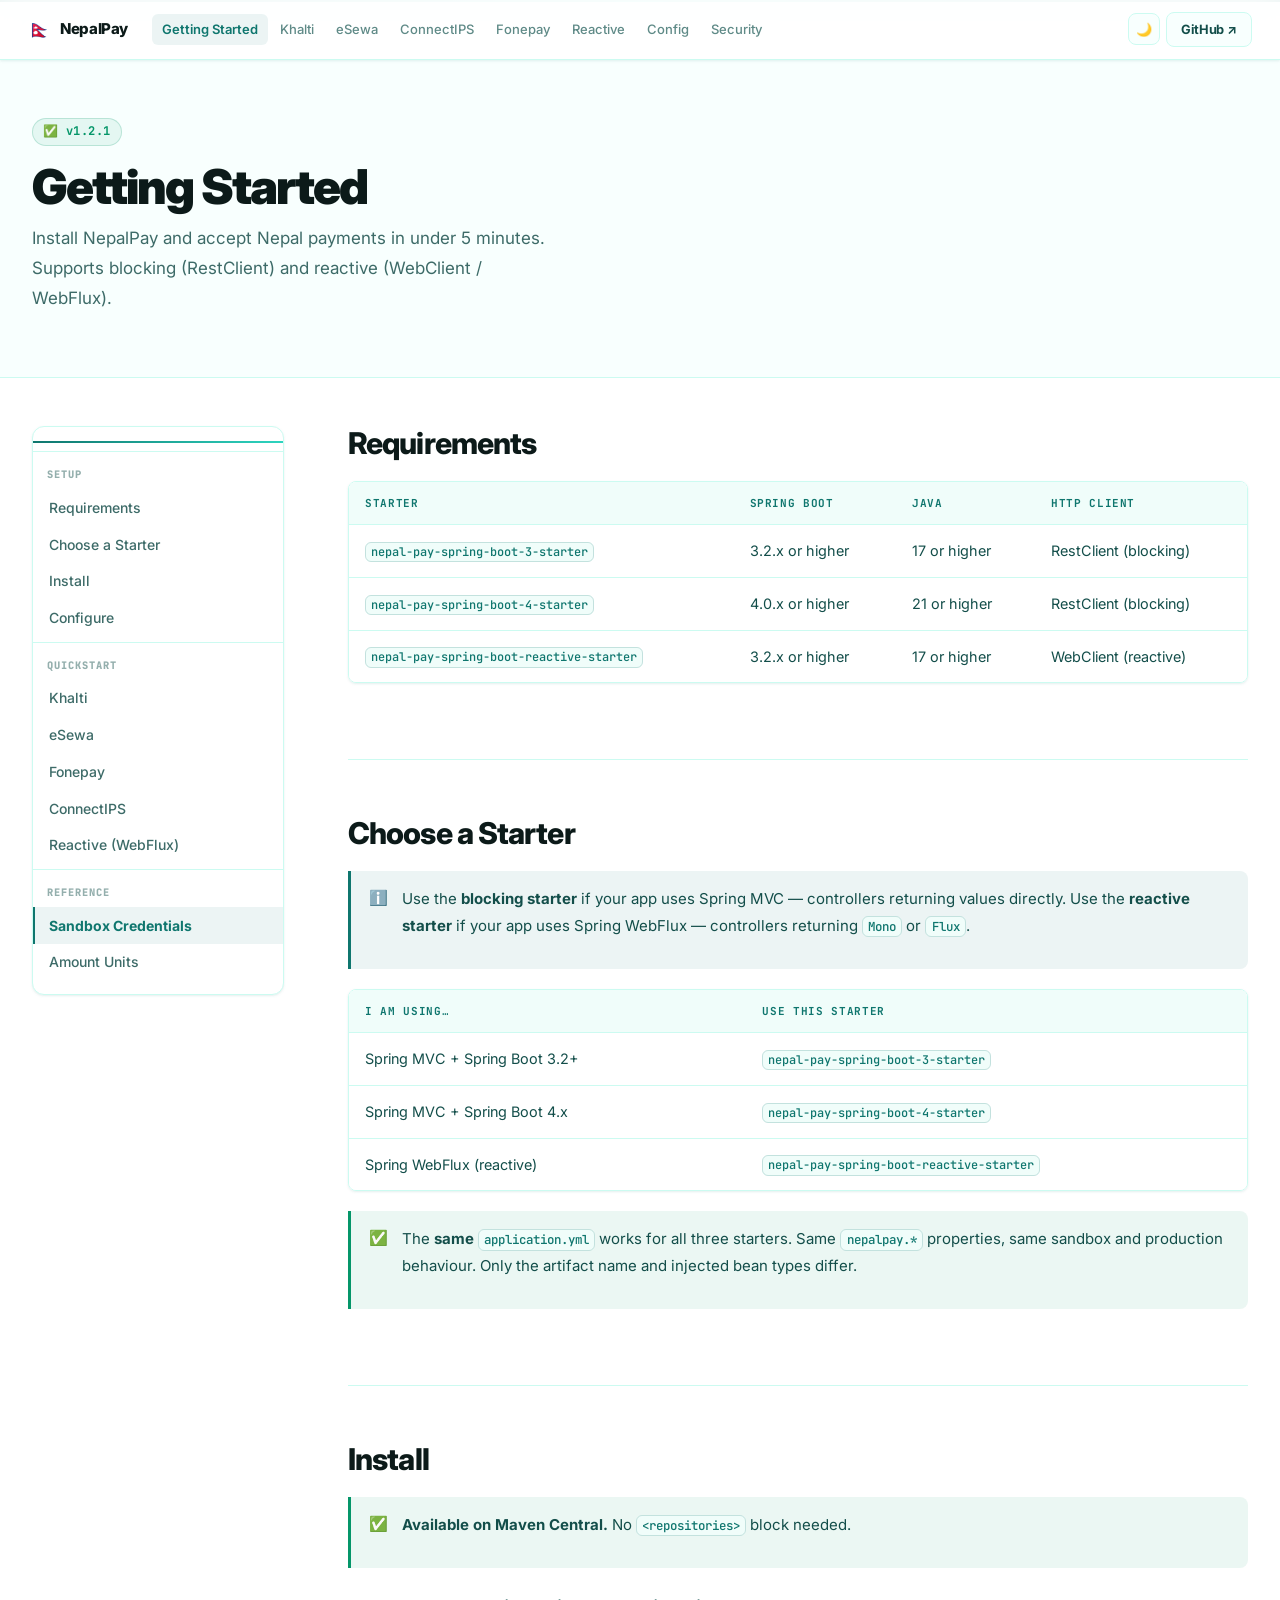
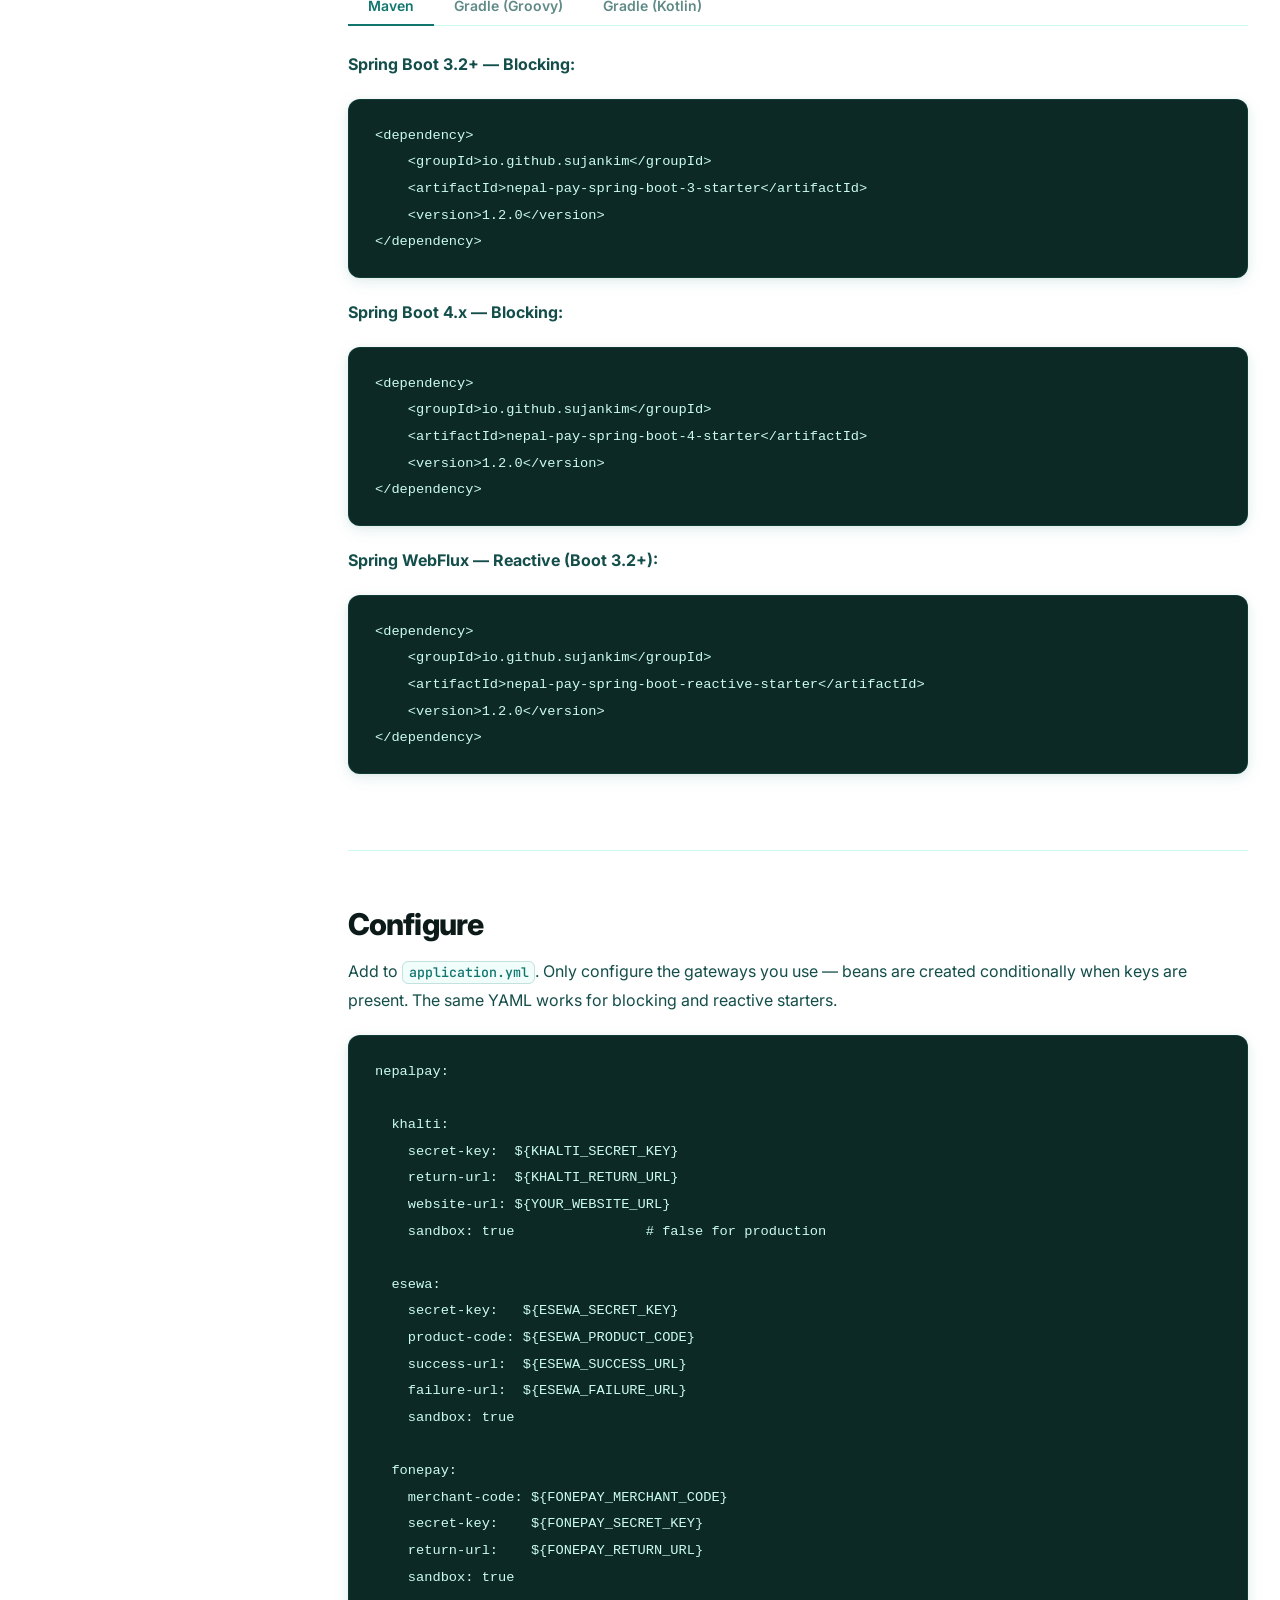
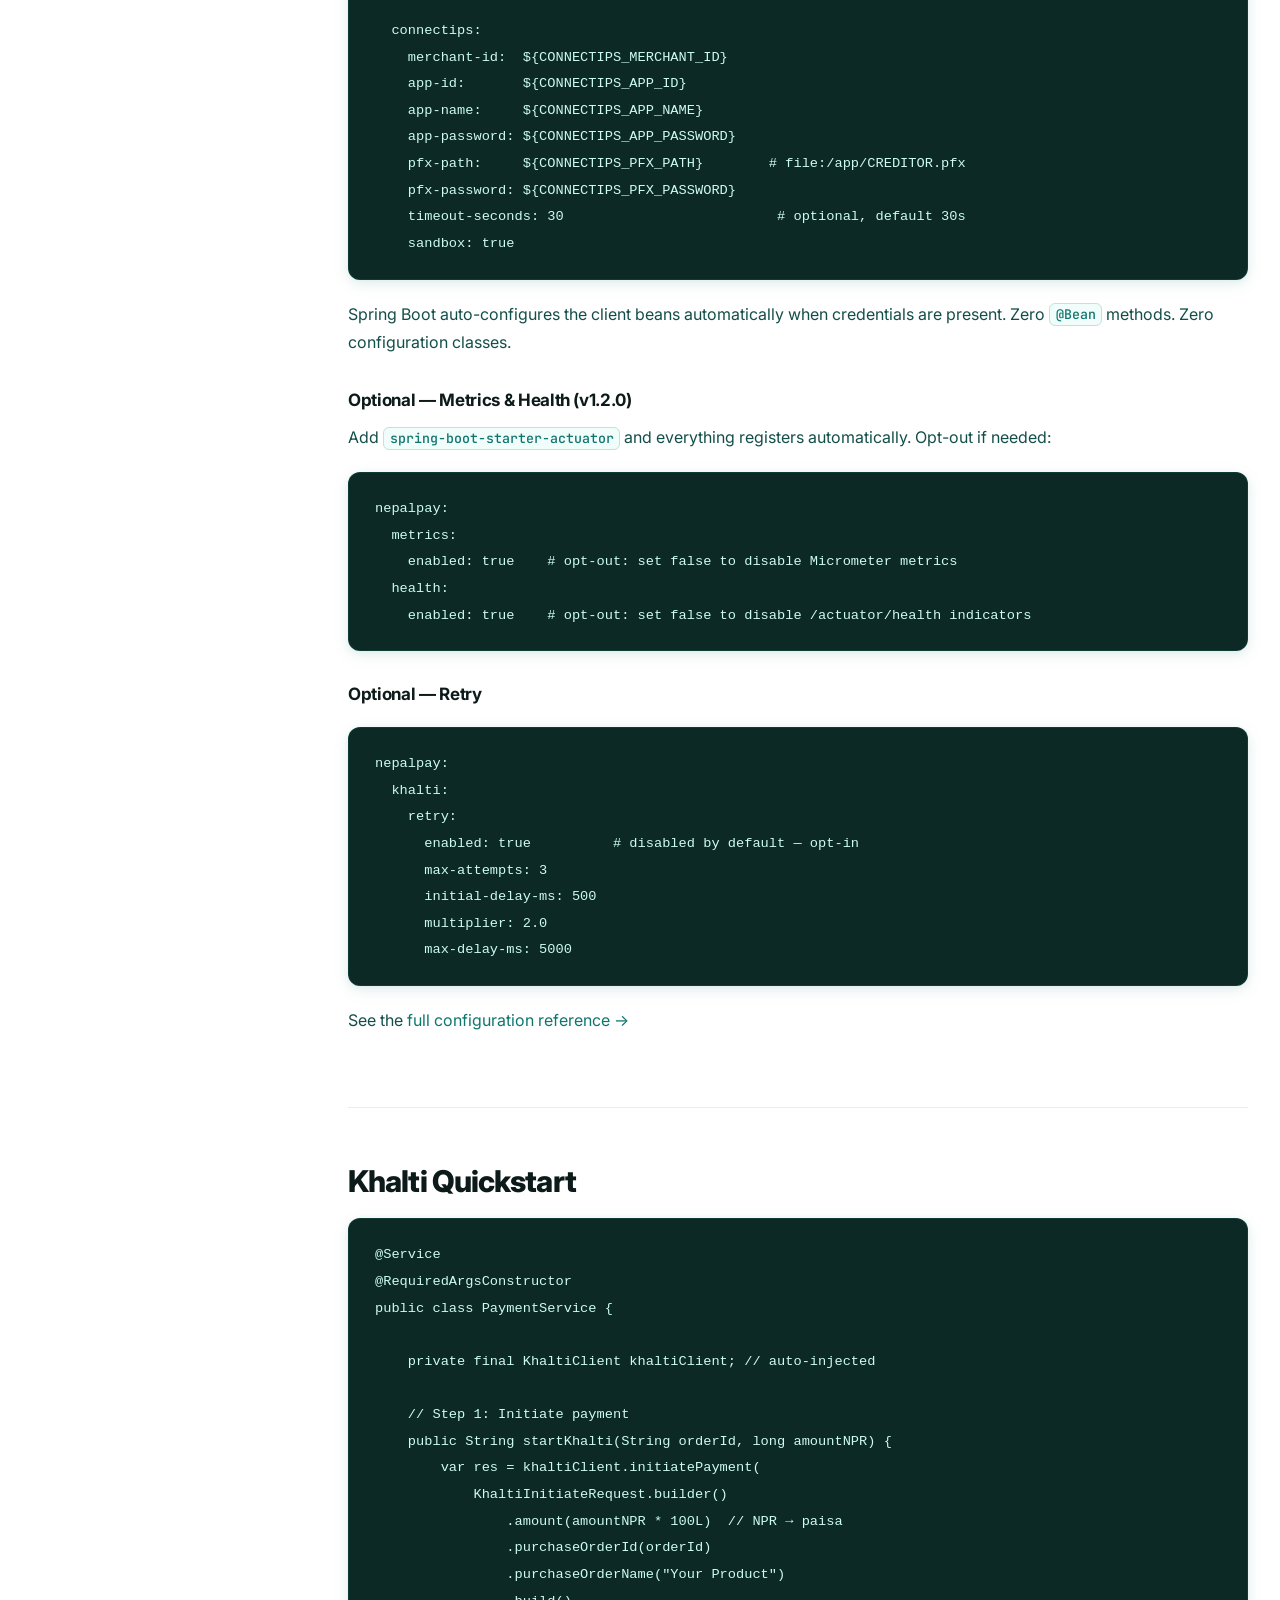
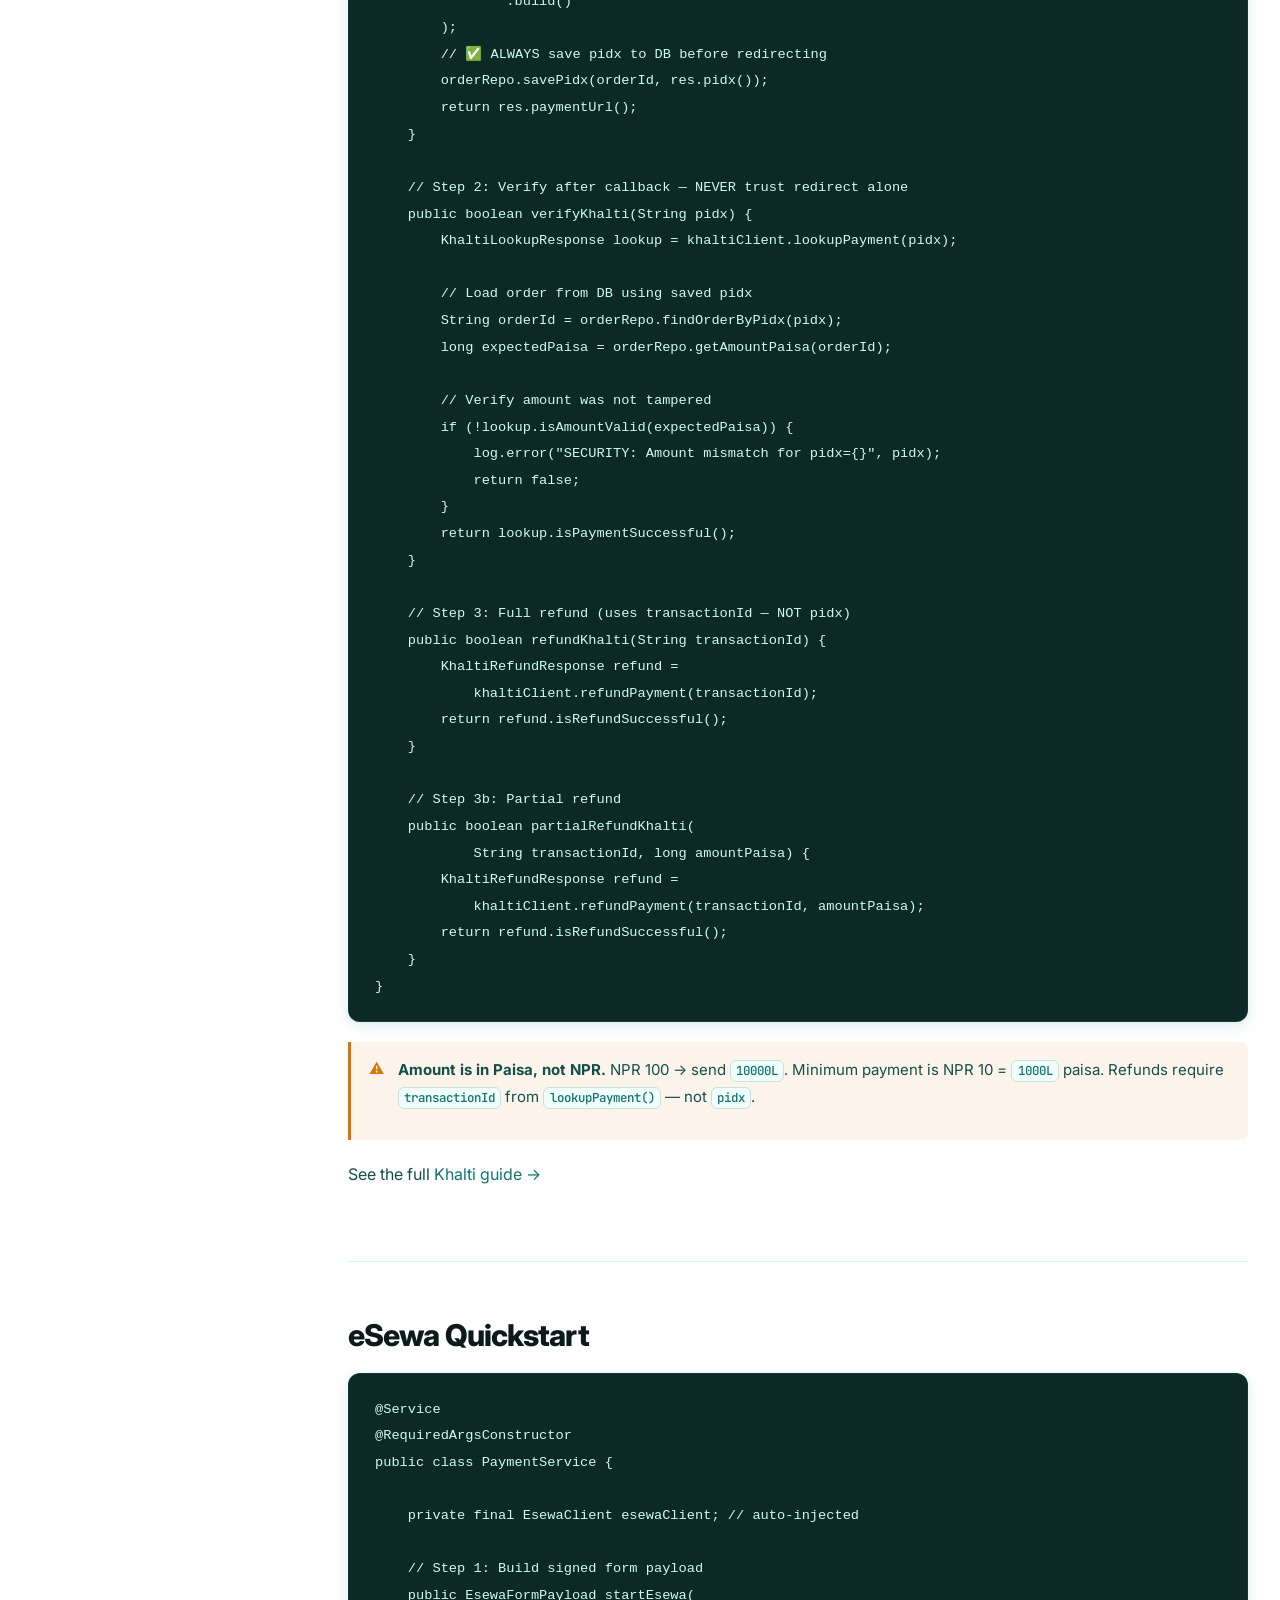
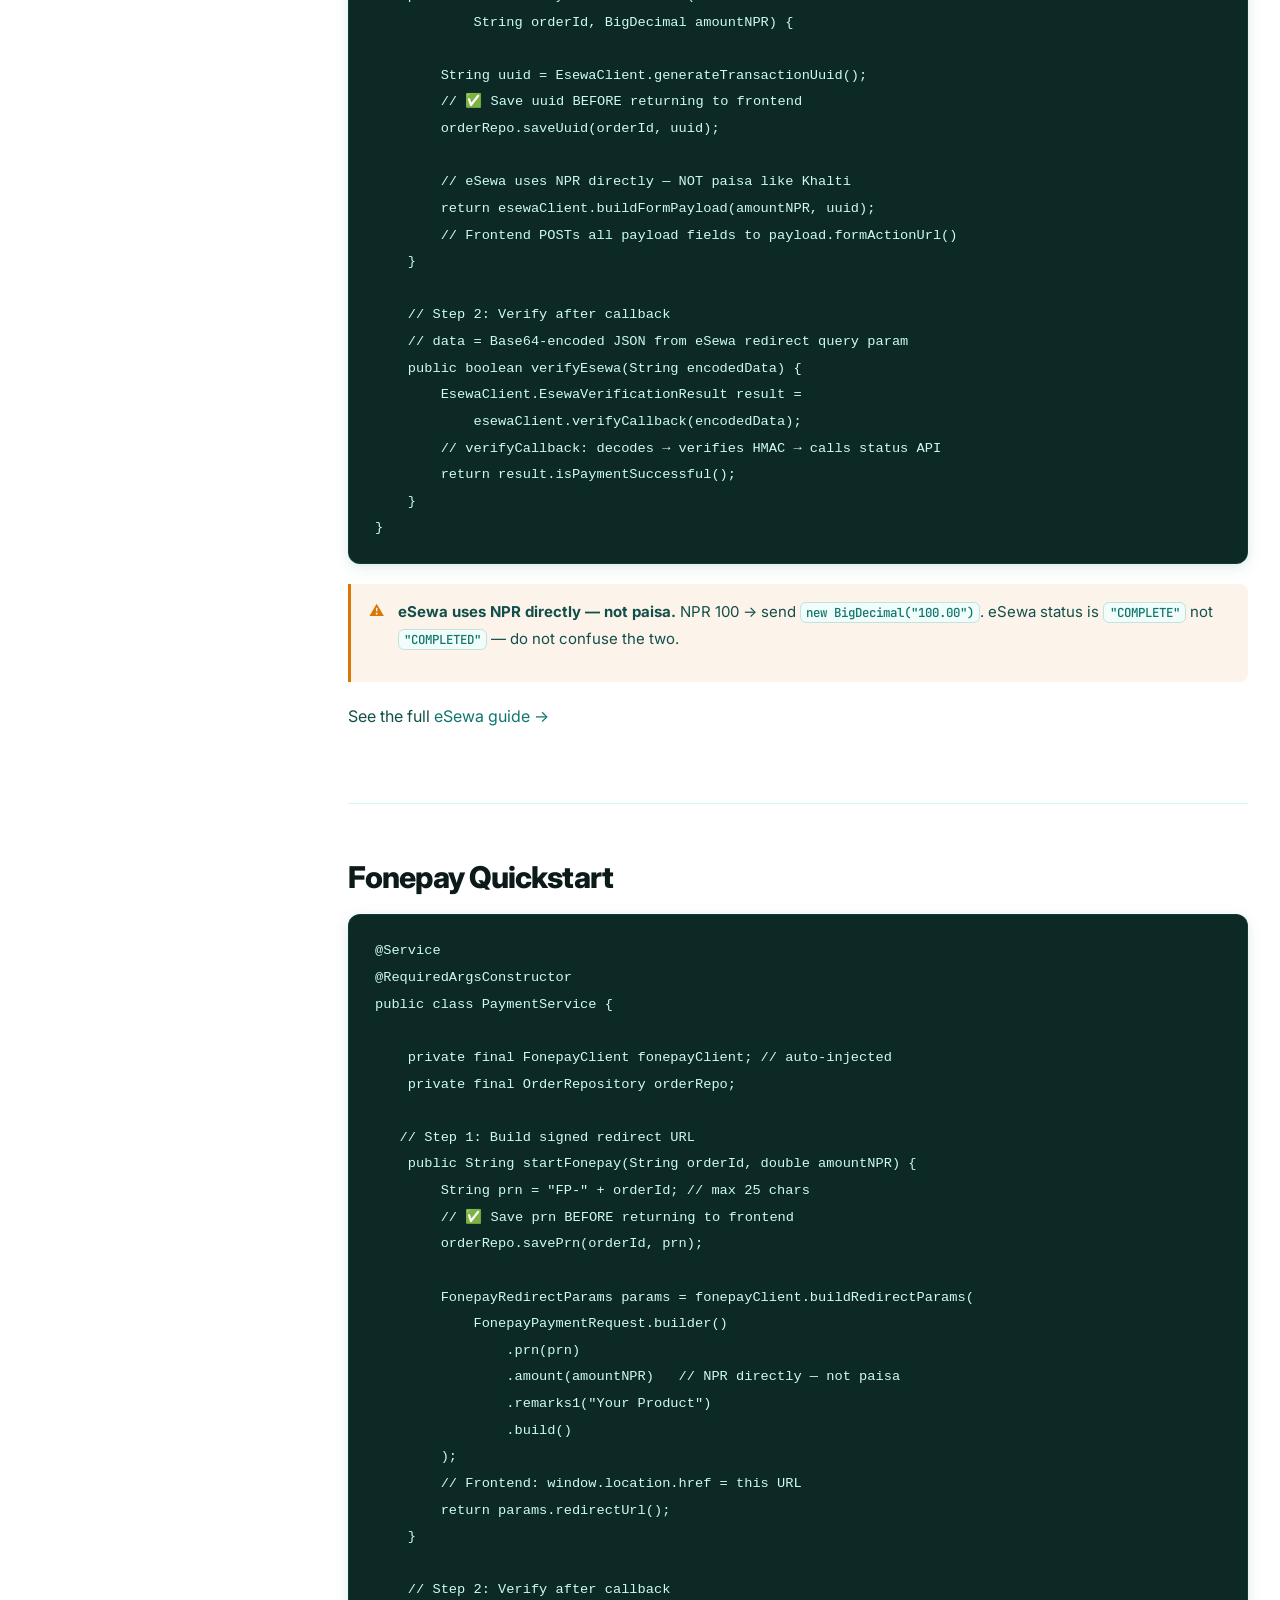
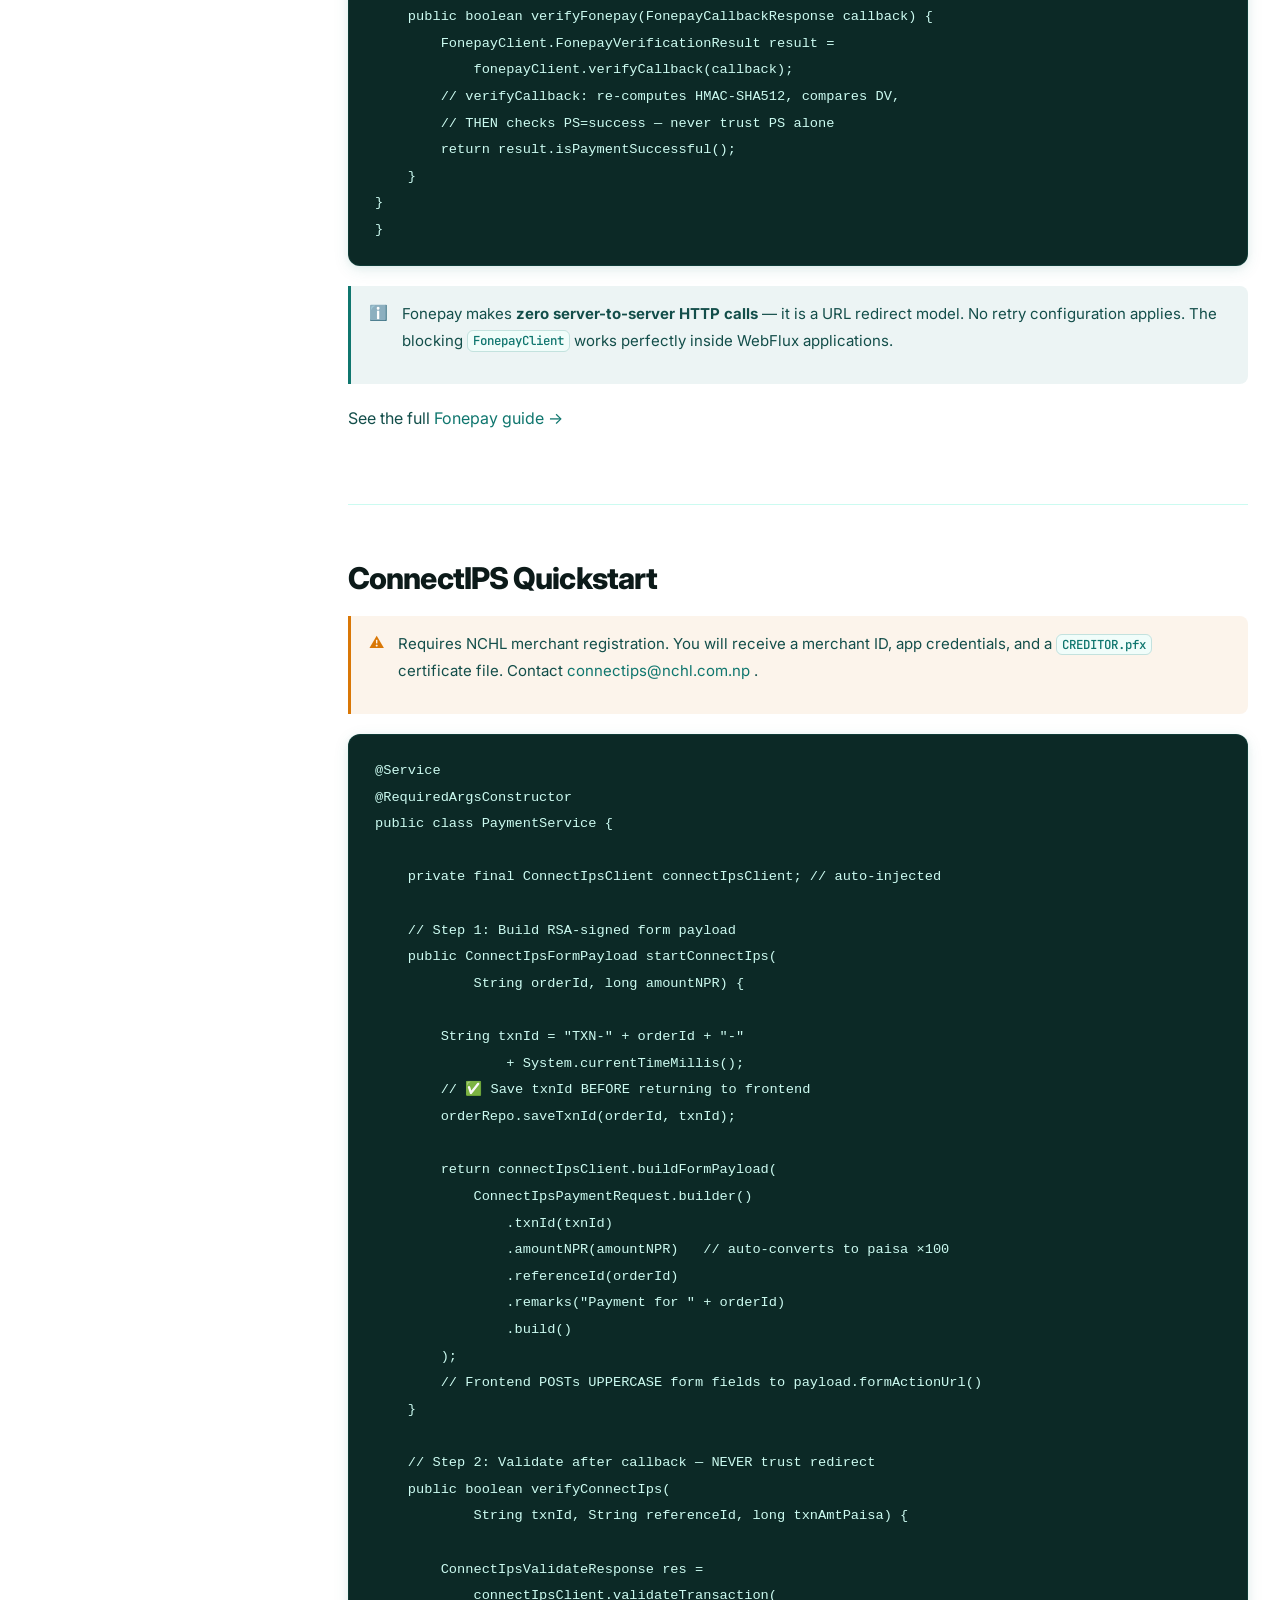
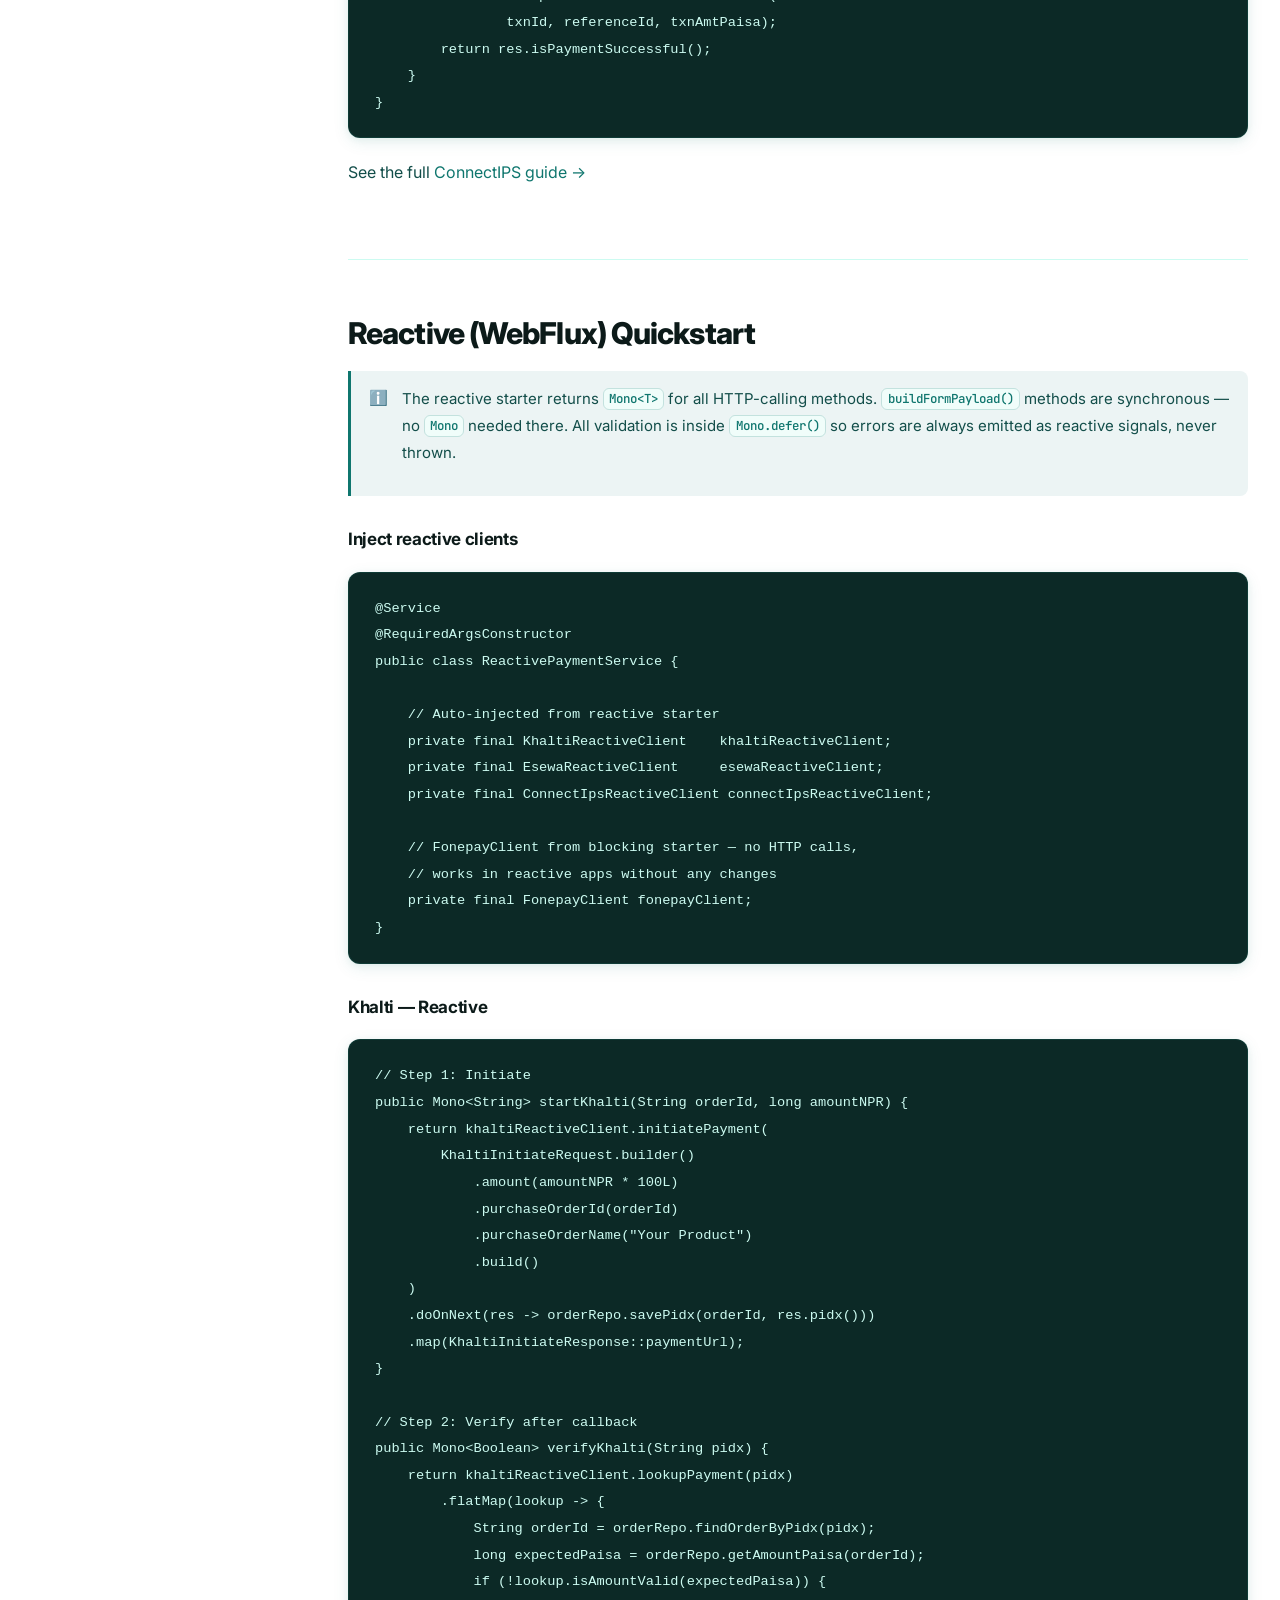
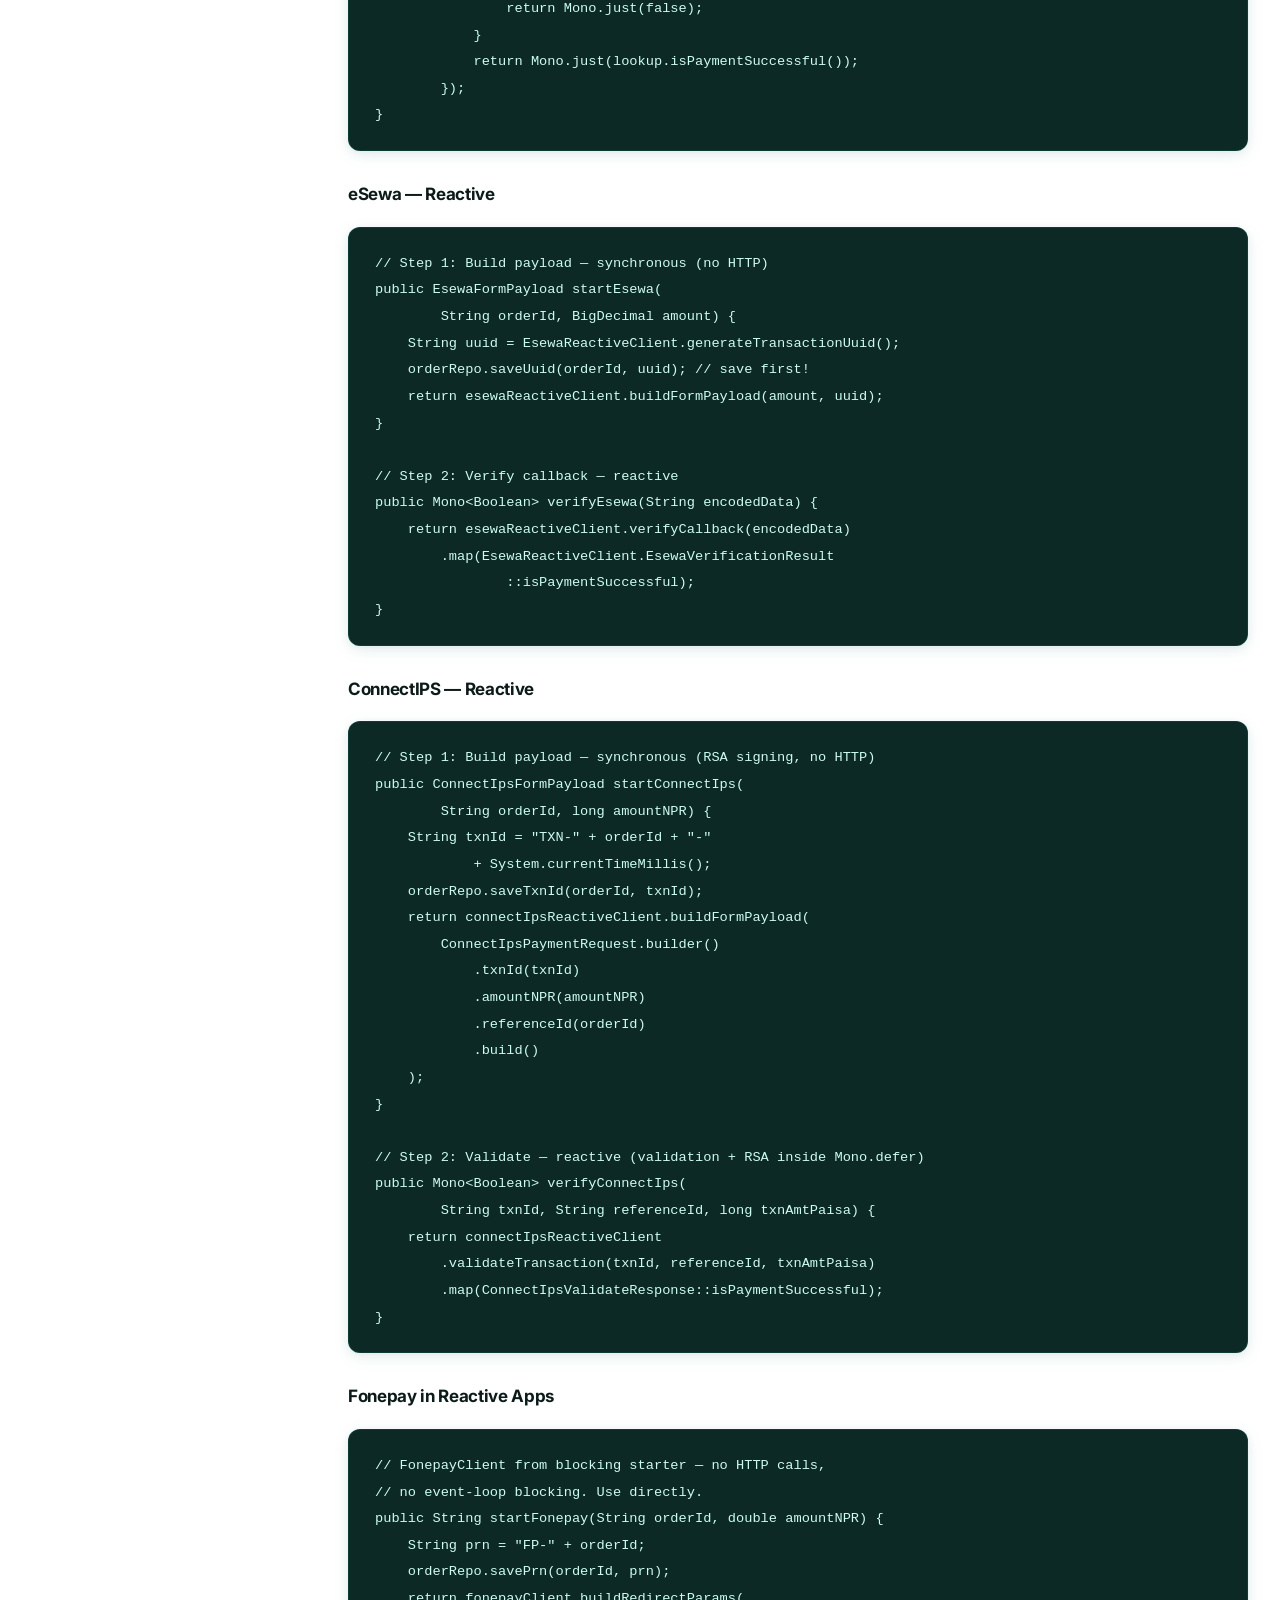
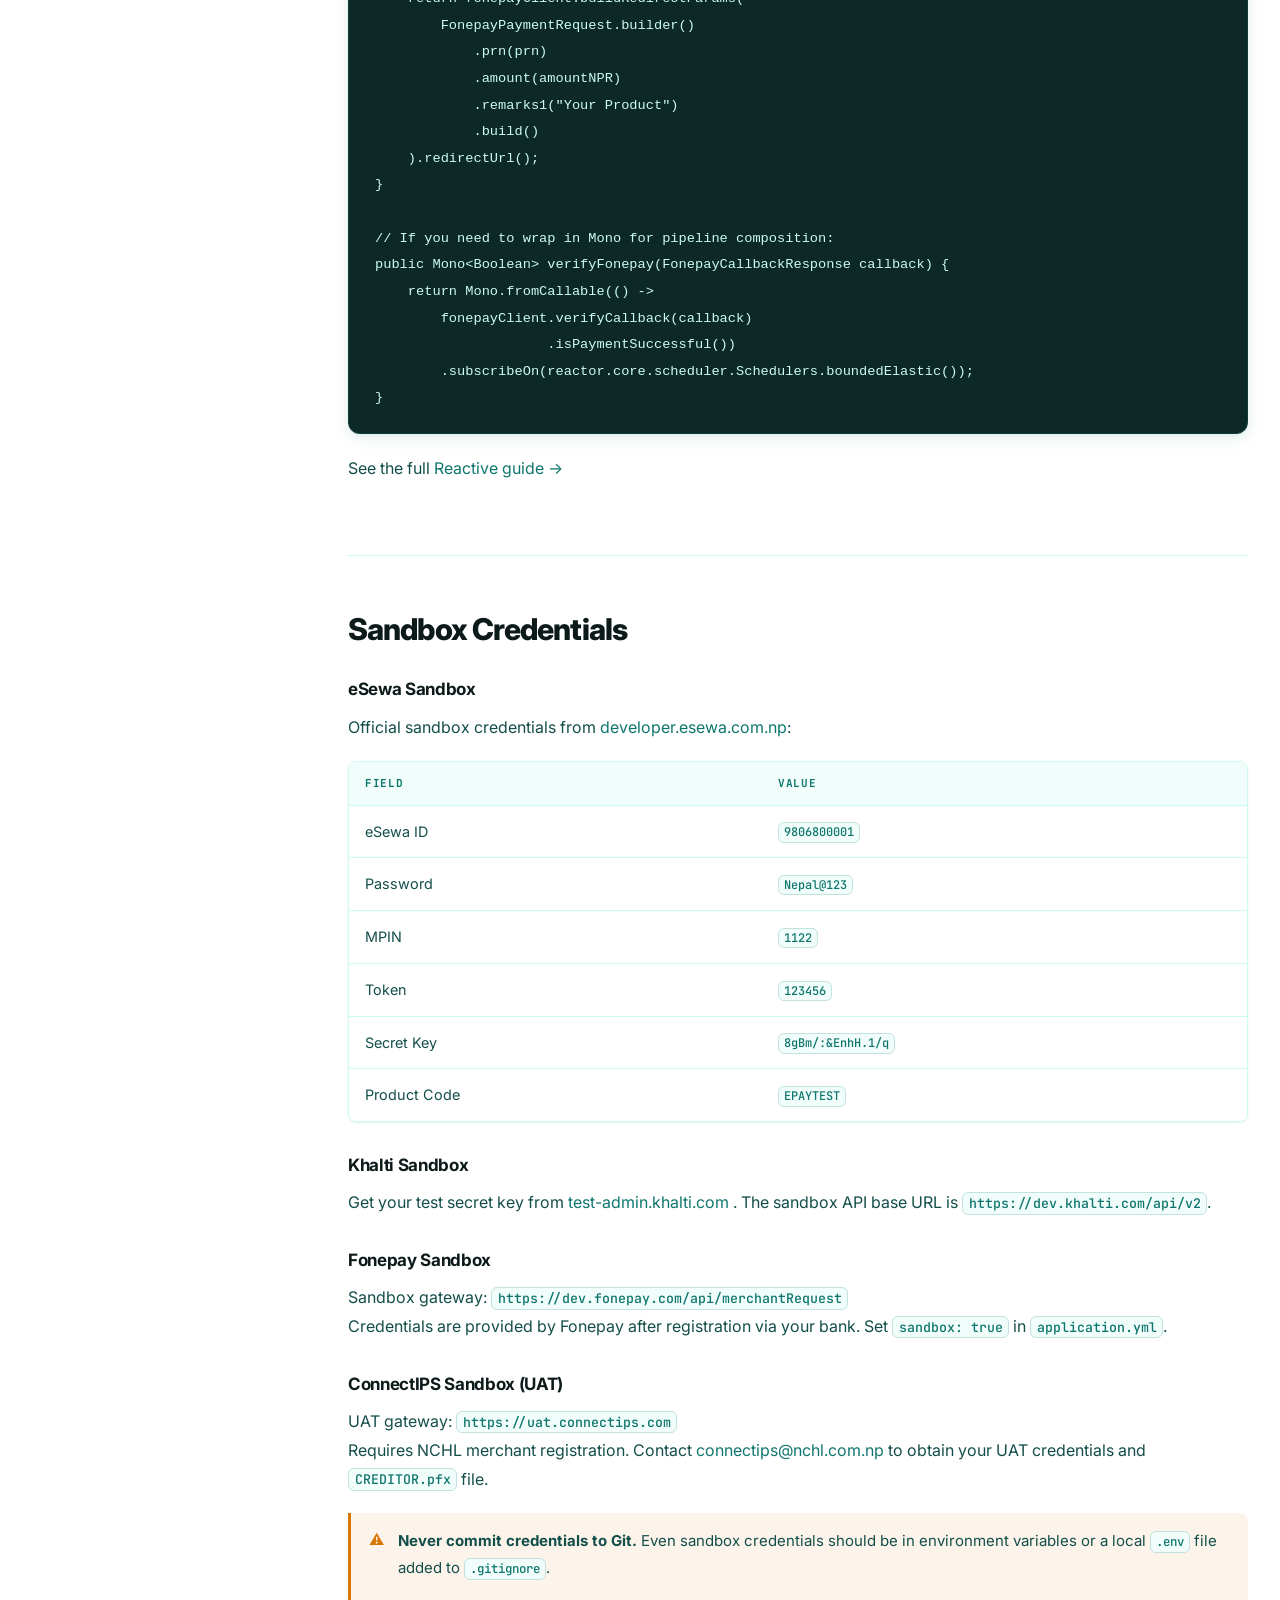
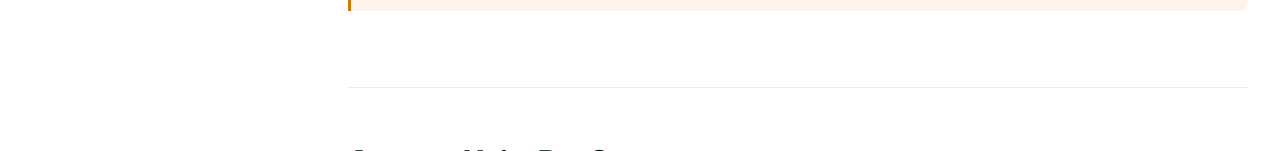
<file: docs/getting-started.html>
<!DOCTYPE html>
<html lang="en" data-theme="light">
<head>
    <meta charset="UTF-8">
    <meta name="viewport" content="width=device-width, initial-scale=1.0">
    <title>Getting Started — NepalPay</title>
    <meta name="description"
          content="Install NepalPay and integrate Nepal payment gateways in under 5 minutes. Supports blocking and reactive (WebFlux).">
    <link rel="stylesheet" href="./css/styles.css">
    <script>
        (function () {
            try {
                var s = localStorage.getItem('np-theme');
                var d = window.matchMedia('(prefers-color-scheme: dark)').matches ? 'dark' : 'light';
                document.documentElement.setAttribute('data-theme', s || d);
            } catch (e) {}
        }());
    </script>
</head>
<body>

<div class="page-hero page-nav">
    <nav class="topnav">
        <div class="topnav-inner">
            <a class="nav-brand" href="index.html">
                <span class="nav-brand-flag">🇳🇵</span>
                <span class="nav-brand-name">NepalPay</span>
            </a>
            <div class="nav-links">
                <a href="getting-started.html" class="active">Getting Started</a>
                <a href="khalti.html">Khalti</a>
                <a href="esewa.html">eSewa</a>
                <a href="connectips.html">ConnectIPS</a>
                <a href="fonepay.html">Fonepay</a>
                <a href="reactive.html">Reactive</a>
                <a href="configuration.html">Config</a>
                <a href="security.html">Security</a>
            </div>
            <div class="nav-right">
                <button class="theme-toggle"
                        onclick="toggleTheme()"
                        aria-label="Toggle dark mode">
                    <span class="i-moon">🌙</span>
                    <span class="i-sun">☀️</span>
                </button>
                <a class="nav-cta"
                   href="https://github.com/sujankim/nepal-pay-spring-boot-starter"
                   target="_blank" rel="noopener">GitHub ↗</a>
            </div>
        </div>
    </nav>

    <div class="page-header-body">
        <div class="page-header-left">
            <div class="page-version-pill">✅ v1.2.1</div>
            <h1>Getting Started</h1>
            <p>
                Install NepalPay and accept Nepal payments in under
                5 minutes. Supports blocking (RestClient) and
                reactive (WebClient / WebFlux).
            </p>
        </div>
    </div>
</div>

<div class="docs-wrapper">

    <!-- Sidebar -->
    <aside class="sidebar">
        <nav class="sidebar-nav">
            <div class="sidebar-group-label">Setup</div>
            <a href="#requirements">Requirements</a>
            <a href="#choose">Choose a Starter</a>
            <a href="#install">Install</a>
            <a href="#configure">Configure</a>

            <div class="sidebar-group-label">Quickstart</div>
            <a href="#khalti-qs">Khalti</a>
            <a href="#esewa-qs">eSewa</a>
            <a href="#fonepay-qs">Fonepay</a>
            <a href="#connectips-qs">ConnectIPS</a>
            <a href="#reactive-qs">Reactive (WebFlux)</a>

            <div class="sidebar-group-label">Reference</div>
            <a href="#sandbox-creds">Sandbox Credentials</a>
            <a href="#amounts">Amount Units</a>
        </nav>
    </aside>

    <!-- Content -->
    <article class="docs-content">

        <!-- Requirements -->
        <section id="requirements">
            <h2>Requirements</h2>

            <div class="table-wrap">
                <table>
                    <thead>
                    <tr>
                        <th>Starter</th>
                        <th>Spring Boot</th>
                        <th>Java</th>
                        <th>HTTP Client</th>
                    </tr>
                    </thead>
                    <tbody>
                    <tr>
                        <td><code>nepal-pay-spring-boot-3-starter</code></td>
                        <td>3.2.x or higher</td>
                        <td>17 or higher</td>
                        <td>RestClient (blocking)</td>
                    </tr>
                    <tr>
                        <td><code>nepal-pay-spring-boot-4-starter</code></td>
                        <td>4.0.x or higher</td>
                        <td>21 or higher</td>
                        <td>RestClient (blocking)</td>
                    </tr>
                    <tr>
                        <td><code>nepal-pay-spring-boot-reactive-starter</code></td>
                        <td>3.2.x or higher</td>
                        <td>17 or higher</td>
                        <td>WebClient (reactive)</td>
                    </tr>
                    </tbody>
                </table>
            </div>
        </section>

        <!-- Choose a Starter -->
        <section id="choose">
            <h2>Choose a Starter</h2>

            <div class="callout callout-info">
                <span class="callout-icon">ℹ️</span>
                <p>
                    Use the <strong>blocking starter</strong> if your app
                    uses Spring MVC — controllers returning values directly.
                    Use the <strong>reactive starter</strong> if your app
                    uses Spring WebFlux — controllers returning
                    <code>Mono</code> or <code>Flux</code>.
                </p>
            </div>

            <div class="table-wrap">
                <table>
                    <thead>
                    <tr>
                        <th>I am using…</th>
                        <th>Use this starter</th>
                    </tr>
                    </thead>
                    <tbody>
                    <tr>
                        <td>Spring MVC + Spring Boot 3.2+</td>
                        <td><code>nepal-pay-spring-boot-3-starter</code></td>
                    </tr>
                    <tr>
                        <td>Spring MVC + Spring Boot 4.x</td>
                        <td><code>nepal-pay-spring-boot-4-starter</code></td>
                    </tr>
                    <tr>
                        <td>Spring WebFlux (reactive)</td>
                        <td><code>nepal-pay-spring-boot-reactive-starter</code></td>
                    </tr>
                    </tbody>
                </table>
            </div>

            <div class="callout callout-success">
                <span class="callout-icon">✅</span>
                <p>
                    The <strong>same <code>application.yml</code></strong>
                    works for all three starters. Same
                    <code>nepalpay.*</code> properties, same sandbox
                    and production behaviour. Only the artifact name
                    and injected bean types differ.
                </p>
            </div>
        </section>

        <!-- Install -->
        <section id="install">
            <h2>Install</h2>

            <div class="callout callout-success">
                <span class="callout-icon">✅</span>
                <p>
                    <strong>Available on Maven Central.</strong>
                    No <code>&lt;repositories&gt;</code> block needed.
                </p>
            </div>

            <div class="tabs">
                <button class="tab-btn active"
                        onclick="showTab('maven', this)">Maven</button>
                <button class="tab-btn"
                        onclick="showTab('gradle', this)">Gradle (Groovy)</button>
                <button class="tab-btn"
                        onclick="showTab('kts', this)">Gradle (Kotlin)</button>
            </div>

            <div id="tab-maven" class="tab-pane active">
                <p><strong>Spring Boot 3.2+ — Blocking:</strong></p>
                <pre><code>&lt;dependency&gt;
    &lt;groupId&gt;io.github.sujankim&lt;/groupId&gt;
    &lt;artifactId&gt;nepal-pay-spring-boot-3-starter&lt;/artifactId&gt;
    &lt;version&gt;1.2.0&lt;/version&gt;
&lt;/dependency&gt;</code></pre>

                <p><strong>Spring Boot 4.x — Blocking:</strong></p>
                <pre><code>&lt;dependency&gt;
    &lt;groupId&gt;io.github.sujankim&lt;/groupId&gt;
    &lt;artifactId&gt;nepal-pay-spring-boot-4-starter&lt;/artifactId&gt;
    &lt;version&gt;1.2.0&lt;/version&gt;
&lt;/dependency&gt;</code></pre>

                <p><strong>Spring WebFlux — Reactive (Boot 3.2+):</strong></p>
                <pre><code>&lt;dependency&gt;
    &lt;groupId&gt;io.github.sujankim&lt;/groupId&gt;
    &lt;artifactId&gt;nepal-pay-spring-boot-reactive-starter&lt;/artifactId&gt;
    &lt;version&gt;1.2.0&lt;/version&gt;
&lt;/dependency&gt;</code></pre>
            </div>

            <div id="tab-gradle" class="tab-pane">
                <p><strong>Spring Boot 3.2+:</strong></p>
                <pre><code>implementation 'io.github.sujankim:nepal-pay-spring-boot-3-starter:1.2.1'</code></pre>

                <p><strong>Spring Boot 4.x:</strong></p>
                <pre><code>implementation 'io.github.sujankim:nepal-pay-spring-boot-4-starter:1.2.1'</code></pre>

                <p><strong>Spring WebFlux — Reactive:</strong></p>
                <pre><code>implementation 'io.github.sujankim:nepal-pay-spring-boot-reactive-starter:1.2.1'</code></pre>
            </div>

            <div id="tab-kts" class="tab-pane">
                <p><strong>Spring Boot 3.2+ — Blocking:</strong></p>
                <pre><code>implementation("io.github.sujankim:nepal-pay-spring-boot-3-starter:1.2.1")</code></pre>

                <p><strong>Spring Boot 4.x — Blocking:</strong></p>
                <pre><code>implementation("io.github.sujankim:nepal-pay-spring-boot-4-starter:1.2.1")</code></pre>

                <p><strong>Spring WebFlux — Reactive:</strong></p>
                <pre><code>implementation("io.github.sujankim:nepal-pay-spring-boot-reactive-starter:1.2.1")</code></pre>
            </div>
        </section>

        <!-- Configure -->
        <section id="configure">
            <h2>Configure</h2>

            <p>
                Add to <code>application.yml</code>. Only configure
                the gateways you use — beans are created
                conditionally when keys are present.
                The same YAML works for blocking and reactive starters.
            </p>

            <pre><code>nepalpay:

  khalti:
    secret-key:  ${KHALTI_SECRET_KEY}
    return-url:  ${KHALTI_RETURN_URL}
    website-url: ${YOUR_WEBSITE_URL}
    sandbox: true                # false for production

  esewa:
    secret-key:   ${ESEWA_SECRET_KEY}
    product-code: ${ESEWA_PRODUCT_CODE}
    success-url:  ${ESEWA_SUCCESS_URL}
    failure-url:  ${ESEWA_FAILURE_URL}
    sandbox: true

  fonepay:
    merchant-code: ${FONEPAY_MERCHANT_CODE}
    secret-key:    ${FONEPAY_SECRET_KEY}
    return-url:    ${FONEPAY_RETURN_URL}
    sandbox: true

  connectips:
    merchant-id:  ${CONNECTIPS_MERCHANT_ID}
    app-id:       ${CONNECTIPS_APP_ID}
    app-name:     ${CONNECTIPS_APP_NAME}
    app-password: ${CONNECTIPS_APP_PASSWORD}
    pfx-path:     ${CONNECTIPS_PFX_PATH}        # file:/app/CREDITOR.pfx
    pfx-password: ${CONNECTIPS_PFX_PASSWORD}
    timeout-seconds: 30                          # optional, default 30s
    sandbox: true</code></pre>

            <p>
                Spring Boot auto-configures the client beans automatically
                when credentials are present. Zero <code>@Bean</code> methods.
                Zero configuration classes.
            </p>

            <h3>Optional — Metrics &amp; Health (v1.2.0)</h3>
            <p>
                Add <code>spring-boot-starter-actuator</code> and everything
                registers automatically. Opt-out if needed:
            </p>
            <pre><code>nepalpay:
  metrics:
    enabled: true    # opt-out: set false to disable Micrometer metrics
  health:
    enabled: true    # opt-out: set false to disable /actuator/health indicators</code></pre>

            <h3>Optional — Retry</h3>
            <pre><code>nepalpay:
  khalti:
    retry:
      enabled: true          # disabled by default — opt-in
      max-attempts: 3
      initial-delay-ms: 500
      multiplier: 2.0
      max-delay-ms: 5000</code></pre>

            <p>
                See the <a href="configuration.html">full configuration
                reference →</a>
            </p>
        </section>

        <!-- Khalti Quickstart -->
        <section id="khalti-qs">
            <h2>Khalti Quickstart</h2>

            <pre><code>@Service
@RequiredArgsConstructor
public class PaymentService {

    private final KhaltiClient khaltiClient; // auto-injected

    // Step 1: Initiate payment
    public String startKhalti(String orderId, long amountNPR) {
        var res = khaltiClient.initiatePayment(
            KhaltiInitiateRequest.builder()
                .amount(amountNPR * 100L)  // NPR → paisa
                .purchaseOrderId(orderId)
                .purchaseOrderName("Your Product")
                .build()
        );
        // ✅ ALWAYS save pidx to DB before redirecting
        orderRepo.savePidx(orderId, res.pidx());
        return res.paymentUrl();
    }

    // Step 2: Verify after callback — NEVER trust redirect alone
    public boolean verifyKhalti(String pidx) {
        KhaltiLookupResponse lookup = khaltiClient.lookupPayment(pidx);

        // Load order from DB using saved pidx
        String orderId = orderRepo.findOrderByPidx(pidx);
        long expectedPaisa = orderRepo.getAmountPaisa(orderId);

        // Verify amount was not tampered
        if (!lookup.isAmountValid(expectedPaisa)) {
            log.error("SECURITY: Amount mismatch for pidx={}", pidx);
            return false;
        }
        return lookup.isPaymentSuccessful();
    }

    // Step 3: Full refund (uses transactionId — NOT pidx)
    public boolean refundKhalti(String transactionId) {
        KhaltiRefundResponse refund =
            khaltiClient.refundPayment(transactionId);
        return refund.isRefundSuccessful();
    }

    // Step 3b: Partial refund
    public boolean partialRefundKhalti(
            String transactionId, long amountPaisa) {
        KhaltiRefundResponse refund =
            khaltiClient.refundPayment(transactionId, amountPaisa);
        return refund.isRefundSuccessful();
    }
}</code></pre>

            <div class="callout callout-warning">
                <span class="callout-icon">⚠️</span>
                <p>
                    <strong>Amount is in Paisa, not NPR.</strong>
                    NPR 100 → send <code>10000L</code>.
                    Minimum payment is NPR 10 = <code>1000L</code> paisa.
                    Refunds require <code>transactionId</code>
                    from <code>lookupPayment()</code> — not <code>pidx</code>.
                </p>
            </div>

            <p>See the full <a href="khalti.html">Khalti guide →</a></p>
        </section>

        <!-- eSewa Quickstart -->
        <section id="esewa-qs">
            <h2>eSewa Quickstart</h2>

            <pre><code>@Service
@RequiredArgsConstructor
public class PaymentService {

    private final EsewaClient esewaClient; // auto-injected

    // Step 1: Build signed form payload
    public EsewaFormPayload startEsewa(
            String orderId, BigDecimal amountNPR) {

        String uuid = EsewaClient.generateTransactionUuid();
        // ✅ Save uuid BEFORE returning to frontend
        orderRepo.saveUuid(orderId, uuid);

        // eSewa uses NPR directly — NOT paisa like Khalti
        return esewaClient.buildFormPayload(amountNPR, uuid);
        // Frontend POSTs all payload fields to payload.formActionUrl()
    }

    // Step 2: Verify after callback
    // data = Base64-encoded JSON from eSewa redirect query param
    public boolean verifyEsewa(String encodedData) {
        EsewaClient.EsewaVerificationResult result =
            esewaClient.verifyCallback(encodedData);
        // verifyCallback: decodes → verifies HMAC → calls status API
        return result.isPaymentSuccessful();
    }
}</code></pre>

            <div class="callout callout-warning">
                <span class="callout-icon">⚠️</span>
                <p>
                    <strong>eSewa uses NPR directly — not paisa.</strong>
                    NPR 100 → send <code>new BigDecimal("100.00")</code>.
                    eSewa status is <code>"COMPLETE"</code>
                    not <code>"COMPLETED"</code> — do not confuse the two.
                </p>
            </div>

            <p>See the full <a href="esewa.html">eSewa guide →</a></p>
        </section>

        <!-- Fonepay Quickstart -->
        <section id="fonepay-qs">
            <h2>Fonepay Quickstart</h2>

            <pre><code>@Service
@RequiredArgsConstructor
public class PaymentService {

    private final FonepayClient fonepayClient; // auto-injected
    private final OrderRepository orderRepo;

   // Step 1: Build signed redirect URL
    public String startFonepay(String orderId, double amountNPR) {
        String prn = "FP-" + orderId; // max 25 chars
        // ✅ Save prn BEFORE returning to frontend
        orderRepo.savePrn(orderId, prn);

        FonepayRedirectParams params = fonepayClient.buildRedirectParams(
            FonepayPaymentRequest.builder()
                .prn(prn)
                .amount(amountNPR)   // NPR directly — not paisa
                .remarks1("Your Product")
                .build()
        );
        // Frontend: window.location.href = this URL
        return params.redirectUrl();
    }

    // Step 2: Verify after callback
    public boolean verifyFonepay(FonepayCallbackResponse callback) {
        FonepayClient.FonepayVerificationResult result =
            fonepayClient.verifyCallback(callback);
        // verifyCallback: re-computes HMAC-SHA512, compares DV,
        // THEN checks PS=success — never trust PS alone
        return result.isPaymentSuccessful();
    }
}
}</code></pre>

            <div class="callout callout-info">
                <span class="callout-icon">ℹ️</span>
                <p>
                    Fonepay makes <strong>zero server-to-server HTTP
                    calls</strong> — it is a URL redirect model.
                    No retry configuration applies.
                    The blocking <code>FonepayClient</code> works
                    perfectly inside WebFlux applications.
                </p>
            </div>

            <p>See the full <a href="fonepay.html">Fonepay guide →</a></p>
        </section>

        <!-- ConnectIPS Quickstart -->
        <section id="connectips-qs">
            <h2>ConnectIPS Quickstart</h2>

            <div class="callout callout-warning">
                <span class="callout-icon">⚠️</span>
                <p>
                    Requires NCHL merchant registration.
                    You will receive a merchant ID, app credentials,
                    and a <code>CREDITOR.pfx</code> certificate file.
                    Contact
                    <a href="mailto:connectips@nchl.com.np">
                        connectips@nchl.com.np
                    </a>.
                </p>
            </div>

            <pre><code>@Service
@RequiredArgsConstructor
public class PaymentService {

    private final ConnectIpsClient connectIpsClient; // auto-injected

    // Step 1: Build RSA-signed form payload
    public ConnectIpsFormPayload startConnectIps(
            String orderId, long amountNPR) {

        String txnId = "TXN-" + orderId + "-"
                + System.currentTimeMillis();
        // ✅ Save txnId BEFORE returning to frontend
        orderRepo.saveTxnId(orderId, txnId);

        return connectIpsClient.buildFormPayload(
            ConnectIpsPaymentRequest.builder()
                .txnId(txnId)
                .amountNPR(amountNPR)   // auto-converts to paisa ×100
                .referenceId(orderId)
                .remarks("Payment for " + orderId)
                .build()
        );
        // Frontend POSTs UPPERCASE form fields to payload.formActionUrl()
    }

    // Step 2: Validate after callback — NEVER trust redirect
    public boolean verifyConnectIps(
            String txnId, String referenceId, long txnAmtPaisa) {

        ConnectIpsValidateResponse res =
            connectIpsClient.validateTransaction(
                txnId, referenceId, txnAmtPaisa);
        return res.isPaymentSuccessful();
    }
}</code></pre>

            <p>See the full <a href="connectips.html">ConnectIPS guide →</a></p>
        </section>

        <!-- Reactive Quickstart -->
        <section id="reactive-qs">
            <h2>Reactive (WebFlux) Quickstart</h2>

            <div class="callout callout-info">
                <span class="callout-icon">ℹ️</span>
                <p>
                    The reactive starter returns <code>Mono&lt;T&gt;</code>
                    for all HTTP-calling methods.
                    <code>buildFormPayload()</code> methods are synchronous —
                    no <code>Mono</code> needed there. All validation is
                    inside <code>Mono.defer()</code> so errors are always
                    emitted as reactive signals, never thrown.
                </p>
            </div>

            <h3>Inject reactive clients</h3>
            <pre><code>@Service
@RequiredArgsConstructor
public class ReactivePaymentService {

    // Auto-injected from reactive starter
    private final KhaltiReactiveClient    khaltiReactiveClient;
    private final EsewaReactiveClient     esewaReactiveClient;
    private final ConnectIpsReactiveClient connectIpsReactiveClient;

    // FonepayClient from blocking starter — no HTTP calls,
    // works in reactive apps without any changes
    private final FonepayClient fonepayClient;
}</code></pre>

            <h3>Khalti — Reactive</h3>
            <pre><code>// Step 1: Initiate
public Mono&lt;String&gt; startKhalti(String orderId, long amountNPR) {
    return khaltiReactiveClient.initiatePayment(
        KhaltiInitiateRequest.builder()
            .amount(amountNPR * 100L)
            .purchaseOrderId(orderId)
            .purchaseOrderName("Your Product")
            .build()
    )
    .doOnNext(res -&gt; orderRepo.savePidx(orderId, res.pidx()))
    .map(KhaltiInitiateResponse::paymentUrl);
}

// Step 2: Verify after callback
public Mono&lt;Boolean&gt; verifyKhalti(String pidx) {
    return khaltiReactiveClient.lookupPayment(pidx)
        .flatMap(lookup -&gt; {
            String orderId = orderRepo.findOrderByPidx(pidx);
            long expectedPaisa = orderRepo.getAmountPaisa(orderId);
            if (!lookup.isAmountValid(expectedPaisa)) {
                return Mono.just(false);
            }
            return Mono.just(lookup.isPaymentSuccessful());
        });
}</code></pre>

            <h3>eSewa — Reactive</h3>
            <pre><code>// Step 1: Build payload — synchronous (no HTTP)
public EsewaFormPayload startEsewa(
        String orderId, BigDecimal amount) {
    String uuid = EsewaReactiveClient.generateTransactionUuid();
    orderRepo.saveUuid(orderId, uuid); // save first!
    return esewaReactiveClient.buildFormPayload(amount, uuid);
}

// Step 2: Verify callback — reactive
public Mono&lt;Boolean&gt; verifyEsewa(String encodedData) {
    return esewaReactiveClient.verifyCallback(encodedData)
        .map(EsewaReactiveClient.EsewaVerificationResult
                ::isPaymentSuccessful);
}</code></pre>

            <h3>ConnectIPS — Reactive</h3>
            <pre><code>// Step 1: Build payload — synchronous (RSA signing, no HTTP)
public ConnectIpsFormPayload startConnectIps(
        String orderId, long amountNPR) {
    String txnId = "TXN-" + orderId + "-"
            + System.currentTimeMillis();
    orderRepo.saveTxnId(orderId, txnId);
    return connectIpsReactiveClient.buildFormPayload(
        ConnectIpsPaymentRequest.builder()
            .txnId(txnId)
            .amountNPR(amountNPR)
            .referenceId(orderId)
            .build()
    );
}

// Step 2: Validate — reactive (validation + RSA inside Mono.defer)
public Mono&lt;Boolean&gt; verifyConnectIps(
        String txnId, String referenceId, long txnAmtPaisa) {
    return connectIpsReactiveClient
        .validateTransaction(txnId, referenceId, txnAmtPaisa)
        .map(ConnectIpsValidateResponse::isPaymentSuccessful);
}</code></pre>

            <h3>Fonepay in Reactive Apps</h3>
            <pre><code>// FonepayClient from blocking starter — no HTTP calls,
// no event-loop blocking. Use directly.
public String startFonepay(String orderId, double amountNPR) {
    String prn = "FP-" + orderId;
    orderRepo.savePrn(orderId, prn);
    return fonepayClient.buildRedirectParams(
        FonepayPaymentRequest.builder()
            .prn(prn)
            .amount(amountNPR)
            .remarks1("Your Product")
            .build()
    ).redirectUrl();
}

// If you need to wrap in Mono for pipeline composition:
public Mono&lt;Boolean&gt; verifyFonepay(FonepayCallbackResponse callback) {
    return Mono.fromCallable(() -&gt;
        fonepayClient.verifyCallback(callback)
                     .isPaymentSuccessful())
        .subscribeOn(reactor.core.scheduler.Schedulers.boundedElastic());
}</code></pre>

            <p>See the full <a href="reactive.html">Reactive guide →</a></p>
        </section>

        <!-- Sandbox Credentials -->
        <section id="sandbox-creds">
            <h2>Sandbox Credentials</h2>

            <h3>eSewa Sandbox</h3>
            <p>
                Official sandbox credentials from
                <a href="https://developer.esewa.com.np"
                   target="_blank" rel="noopener">developer.esewa.com.np</a>:
            </p>
            <div class="table-wrap">
                <table>
                    <thead>
                    <tr><th>Field</th><th>Value</th></tr>
                    </thead>
                    <tbody>
                    <tr><td>eSewa ID</td><td><code>9806800001</code></td></tr>
                    <tr><td>Password</td><td><code>Nepal@123</code></td></tr>
                    <tr><td>MPIN</td><td><code>1122</code></td></tr>
                    <tr><td>Token</td><td><code>123456</code></td></tr>
                    <tr><td>Secret Key</td><td><code>8gBm/:&amp;EnhH.1/q</code></td></tr>
                    <tr><td>Product Code</td><td><code>EPAYTEST</code></td></tr>
                    </tbody>
                </table>
            </div>

            <h3>Khalti Sandbox</h3>
            <p>
                Get your test secret key from
                <a href="https://test-admin.khalti.com"
                   target="_blank" rel="noopener">
                    test-admin.khalti.com
                </a>.
                The sandbox API base URL is
                <code>https://dev.khalti.com/api/v2</code>.
            </p>

            <h3>Fonepay Sandbox</h3>
            <p>
                Sandbox gateway:
                <code>https://dev.fonepay.com/api/merchantRequest</code><br>
                Credentials are provided by Fonepay after registration
                via your bank. Set <code>sandbox: true</code> in
                <code>application.yml</code>.
            </p>

            <h3>ConnectIPS Sandbox (UAT)</h3>
            <p>
                UAT gateway:
                <code>https://uat.connectips.com</code><br>
                Requires NCHL merchant registration.
                Contact
                <a href="mailto:connectips@nchl.com.np">
                    connectips@nchl.com.np
                </a>
                to obtain your UAT credentials and
                <code>CREDITOR.pfx</code> file.
            </p>

            <div class="callout callout-warning">
                <span class="callout-icon">⚠️</span>
                <p>
                    <strong>Never commit credentials to Git.</strong>
                    Even sandbox credentials should be in environment
                    variables or a local <code>.env</code> file
                    added to <code>.gitignore</code>.
                </p>
            </div>
        </section>

        <!-- Amount Units -->
        <section id="amounts">
            <h2>Amount Units Per Gateway</h2>

            <p>
                The most common source of integration bugs.
                Each gateway uses different units and Java types.
                The same units apply for both blocking and reactive clients.
            </p>

            <div class="amount-grid">
                <div class="amount-card">
                    <div class="amount-gateway">Khalti</div>
                    <div class="amount-unit">Paisa</div>
                    <div class="amount-example">NPR 100 → 10000L</div>
                </div>
                <div class="amount-card">
                    <div class="amount-gateway">eSewa</div>
                    <div class="amount-unit">NPR</div>
                    <div class="amount-example">
                        NPR 100 → BigDecimal("100.00")
                    </div>
                </div>
                <div class="amount-card">
                    <div class="amount-gateway">Fonepay</div>
                    <div class="amount-unit">NPR</div>
                    <div class="amount-example">NPR 100 → 100.0</div>
                </div>
                <div class="amount-card">
                    <div class="amount-gateway">ConnectIPS</div>
                    <div class="amount-unit">Paisa</div>
                    <div class="amount-example">NPR 100 → 10000L</div>
                </div>
            </div>

            <div class="callout callout-info"
                 style="margin-top:1.5rem">
                <span class="callout-icon">ℹ️</span>
                <p>
                    Use <code>.amountNPR(100L)</code> on
                    <code>ConnectIpsPaymentRequest.builder()</code>
                    for automatic NPR → paisa conversion.
                    Or use <code>.txnAmtPaisa(10000L)</code> if
                    you already have paisa.
                </p>
            </div>
        </section>

    </article>
</div>

<footer class="footer">
    <div class="footer-inner">
        <a class="footer-brand" href="index.html">🇳🇵 NepalPay</a>
        <div class="footer-links">
            <a href="index.html">Home</a>
            <a href="khalti.html">Khalti</a>
            <a href="esewa.html">eSewa</a>
            <a href="connectips.html">ConnectIPS</a>
            <a href="fonepay.html">Fonepay</a>
            <a href="reactive.html">Reactive</a>
            <a href="configuration.html">Config</a>
            <a href="security.html">Security</a>
            <a href="https://github.com/sujankim/nepal-pay-spring-boot-starter"
               target="_blank" rel="noopener">GitHub</a>
        </div>
        <p class="footer-copy">MIT © 2026 · Built for Nepal's developers 🇳🇵</p>
    </div>
</footer>

<script>
    function toggleTheme() {
        var r = document.documentElement;
        var c = r.getAttribute('data-theme') || 'light';
        var n = c === 'dark' ? 'light' : 'dark';
        r.setAttribute('data-theme', n);
        try { localStorage.setItem('np-theme', n); } catch (e) {}
    }

    function showTab(name, btn) {
        var ps = document.querySelectorAll('.tab-pane');
        var bs = document.querySelectorAll('.tab-btn');
        for (var i = 0; i < ps.length; i++) ps[i].classList.remove('active');
        for (var j = 0; j < bs.length; j++) bs[j].classList.remove('active');
        document.getElementById('tab-' + name).classList.add('active');
        btn.classList.add('active');
    }

    /* Sidebar active link on scroll */
    (function () {
        var links = document.querySelectorAll('.sidebar-nav a');
        var sections = document.querySelectorAll('.docs-content section');
        window.addEventListener('scroll', function () {
            var pos = window.scrollY + 100;
            sections.forEach(function (s) {
                if (s.offsetTop <= pos &&
                    s.offsetTop + s.offsetHeight > pos) {
                    links.forEach(function (l) { l.classList.remove('active'); });
                    var active = document.querySelector(
                        '.sidebar-nav a[href="#' + s.id + '"]');
                    if (active) active.classList.add('active');
                }
            });
        });
    }());
</script>
</body>
</html>
</file>
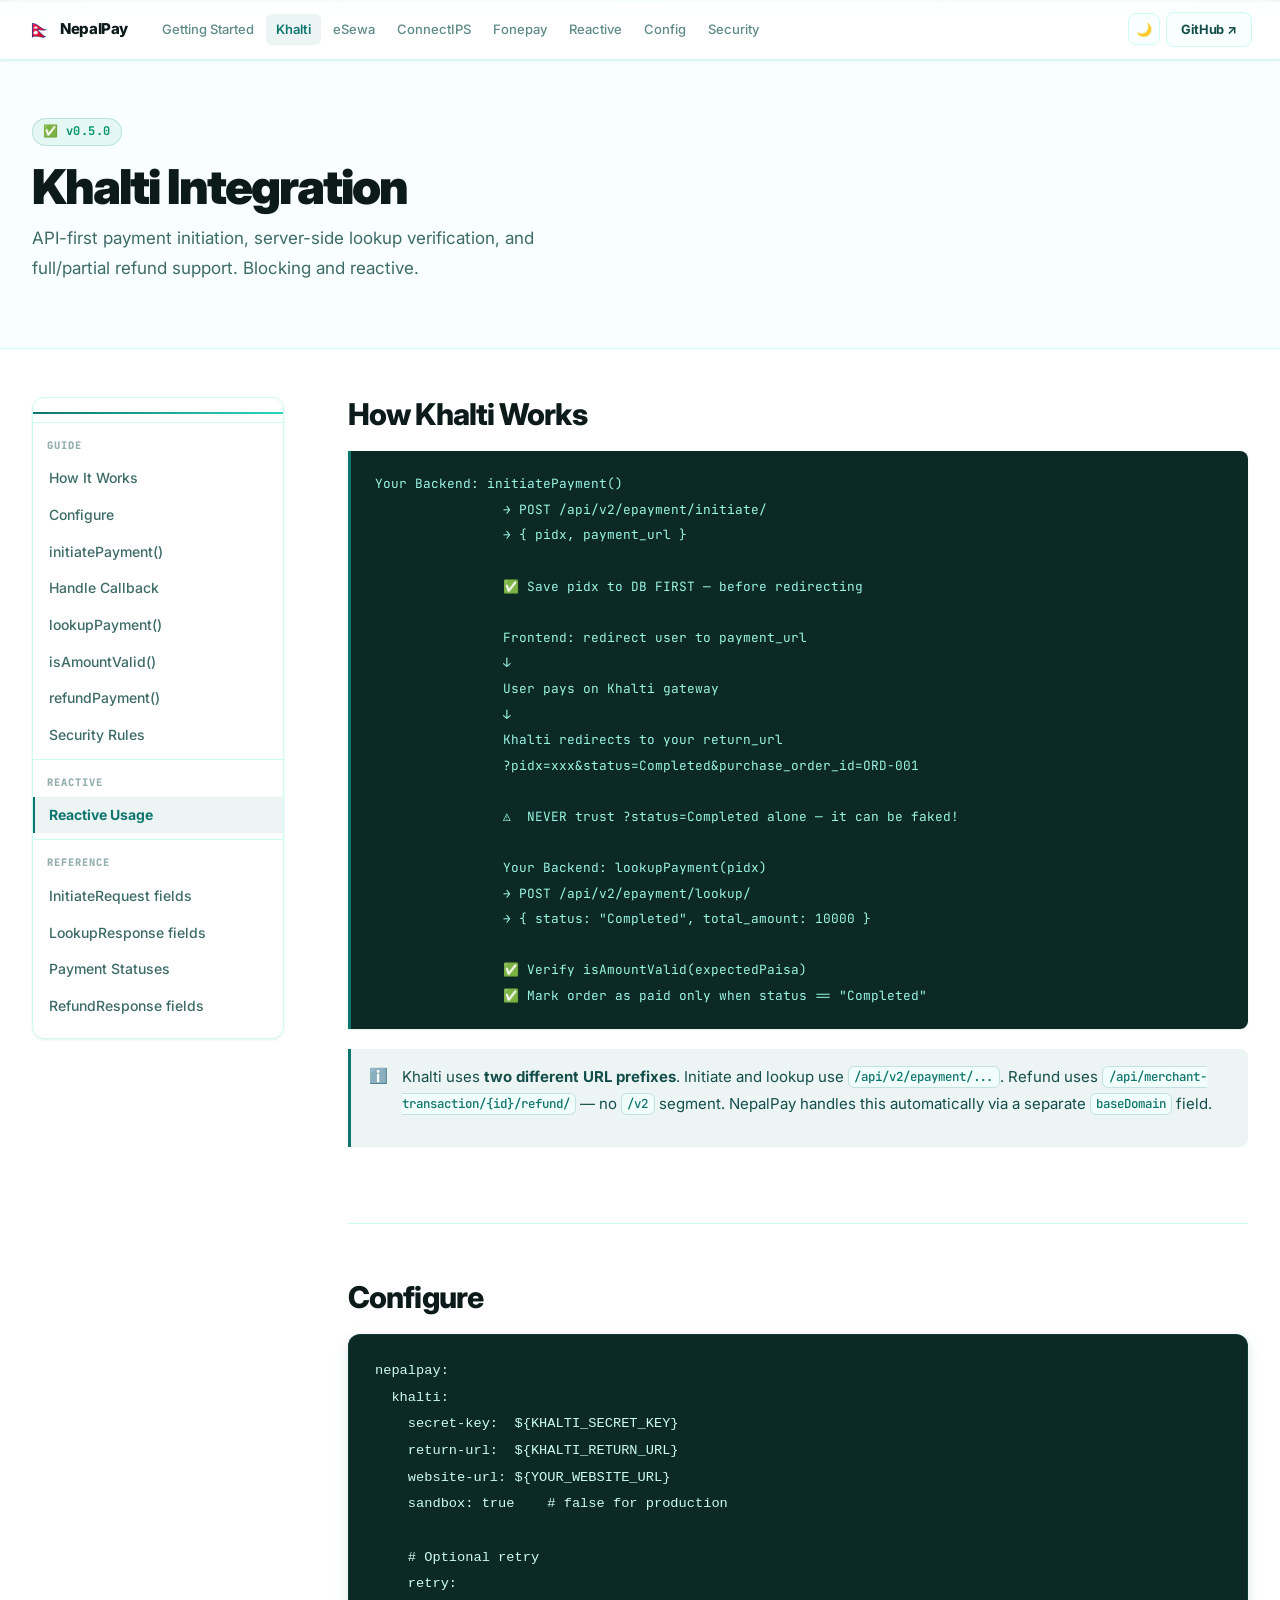
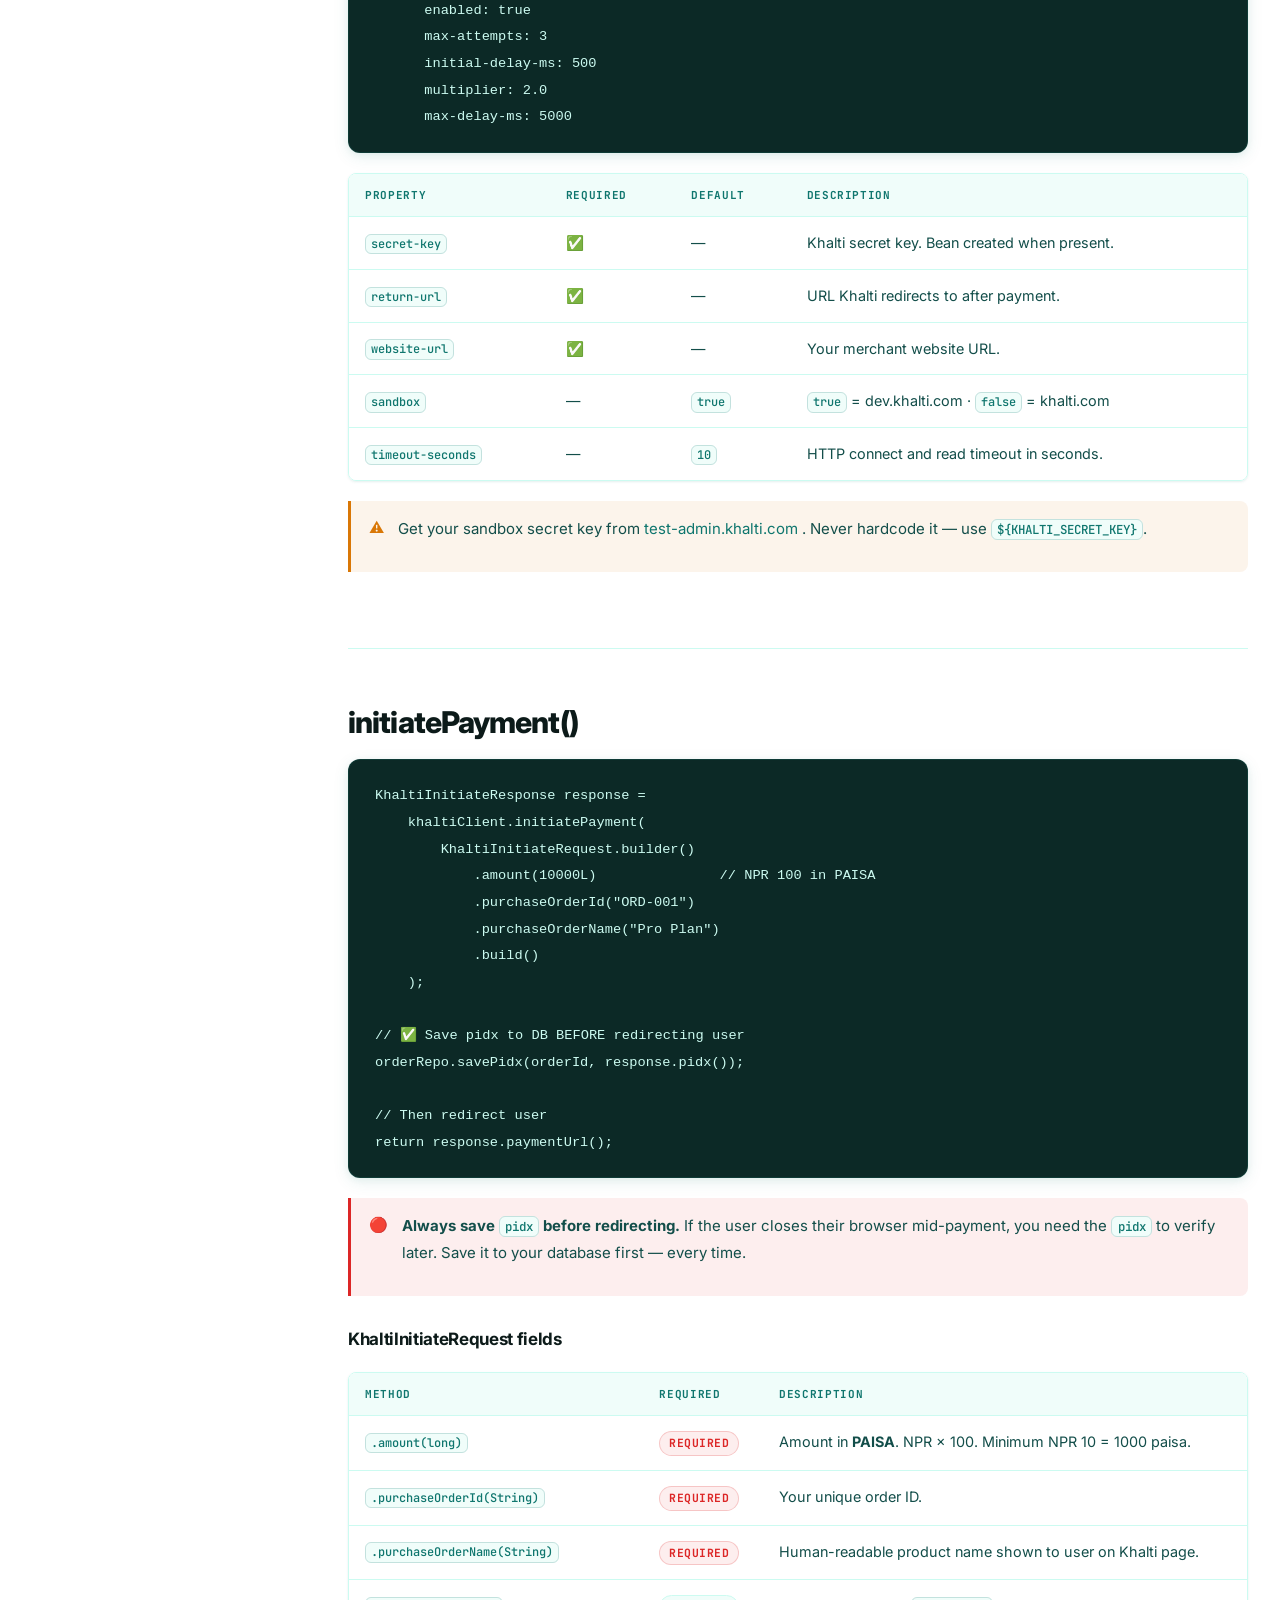
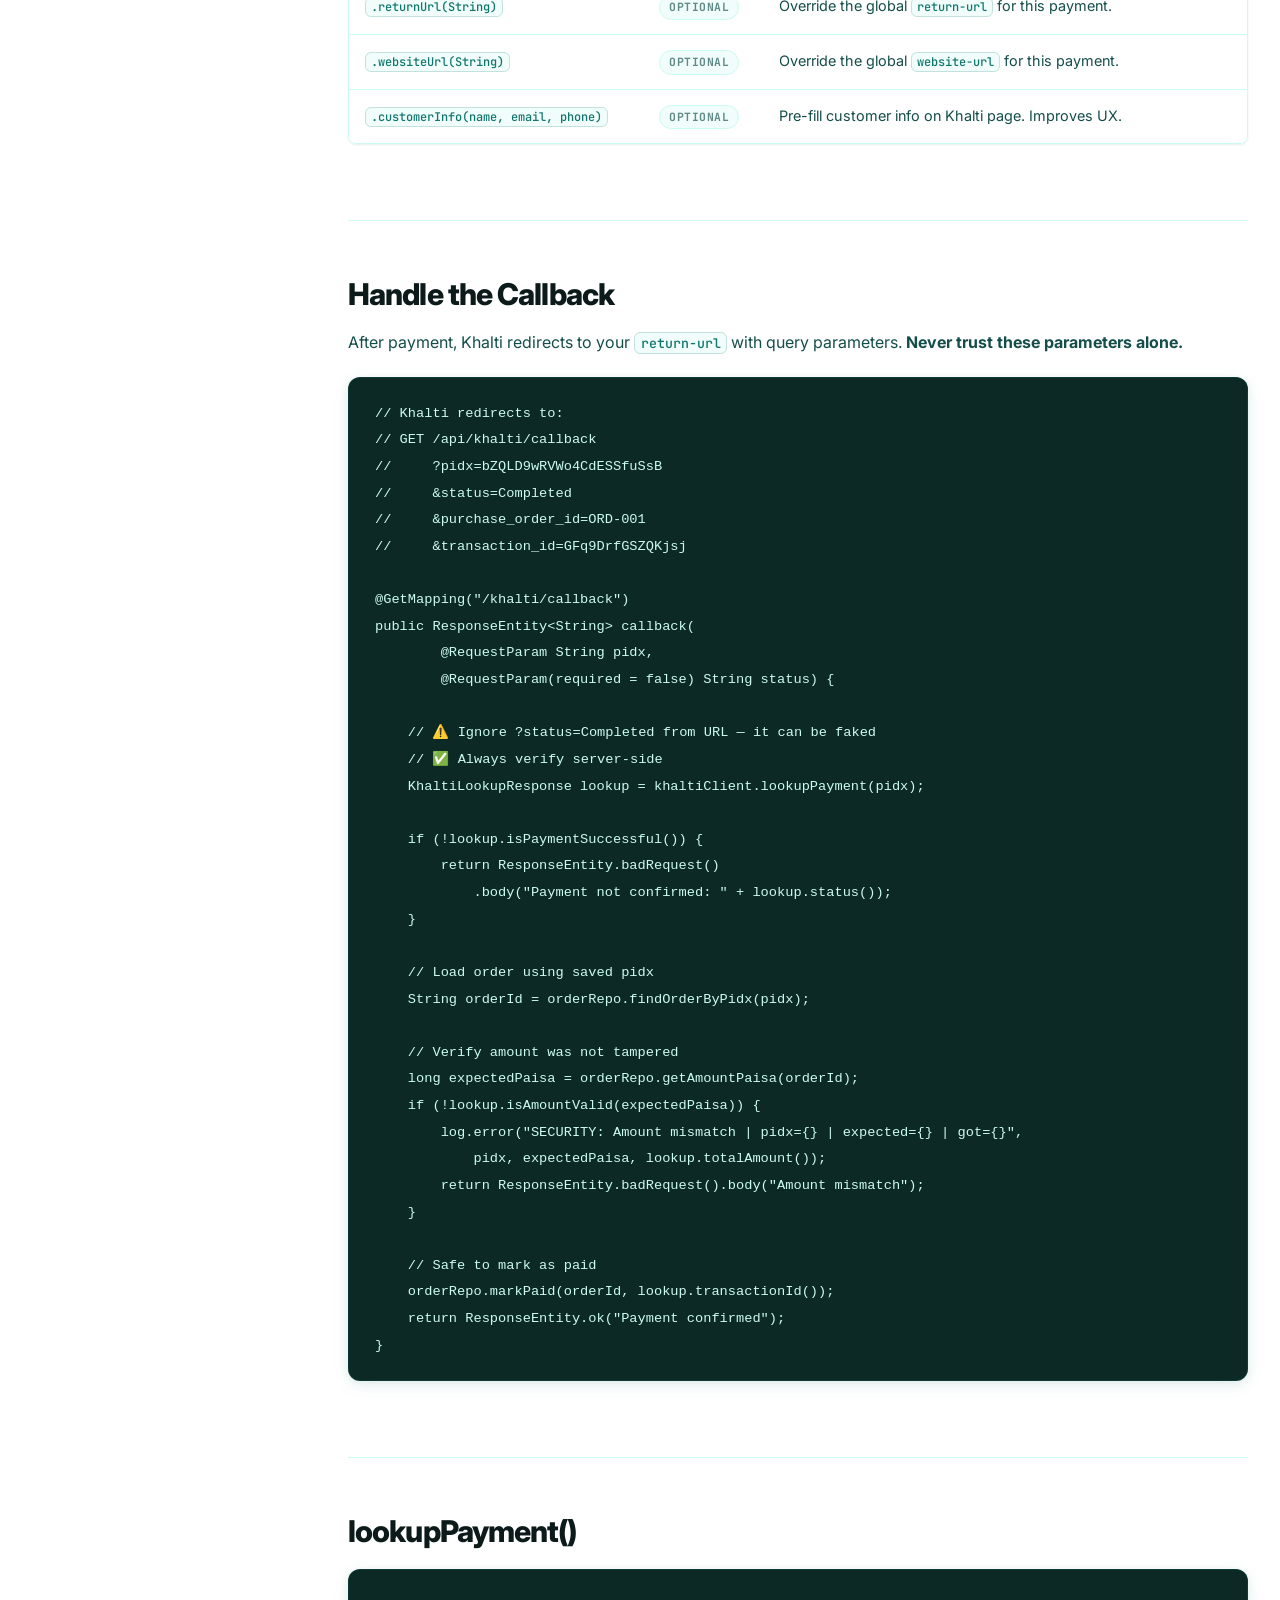
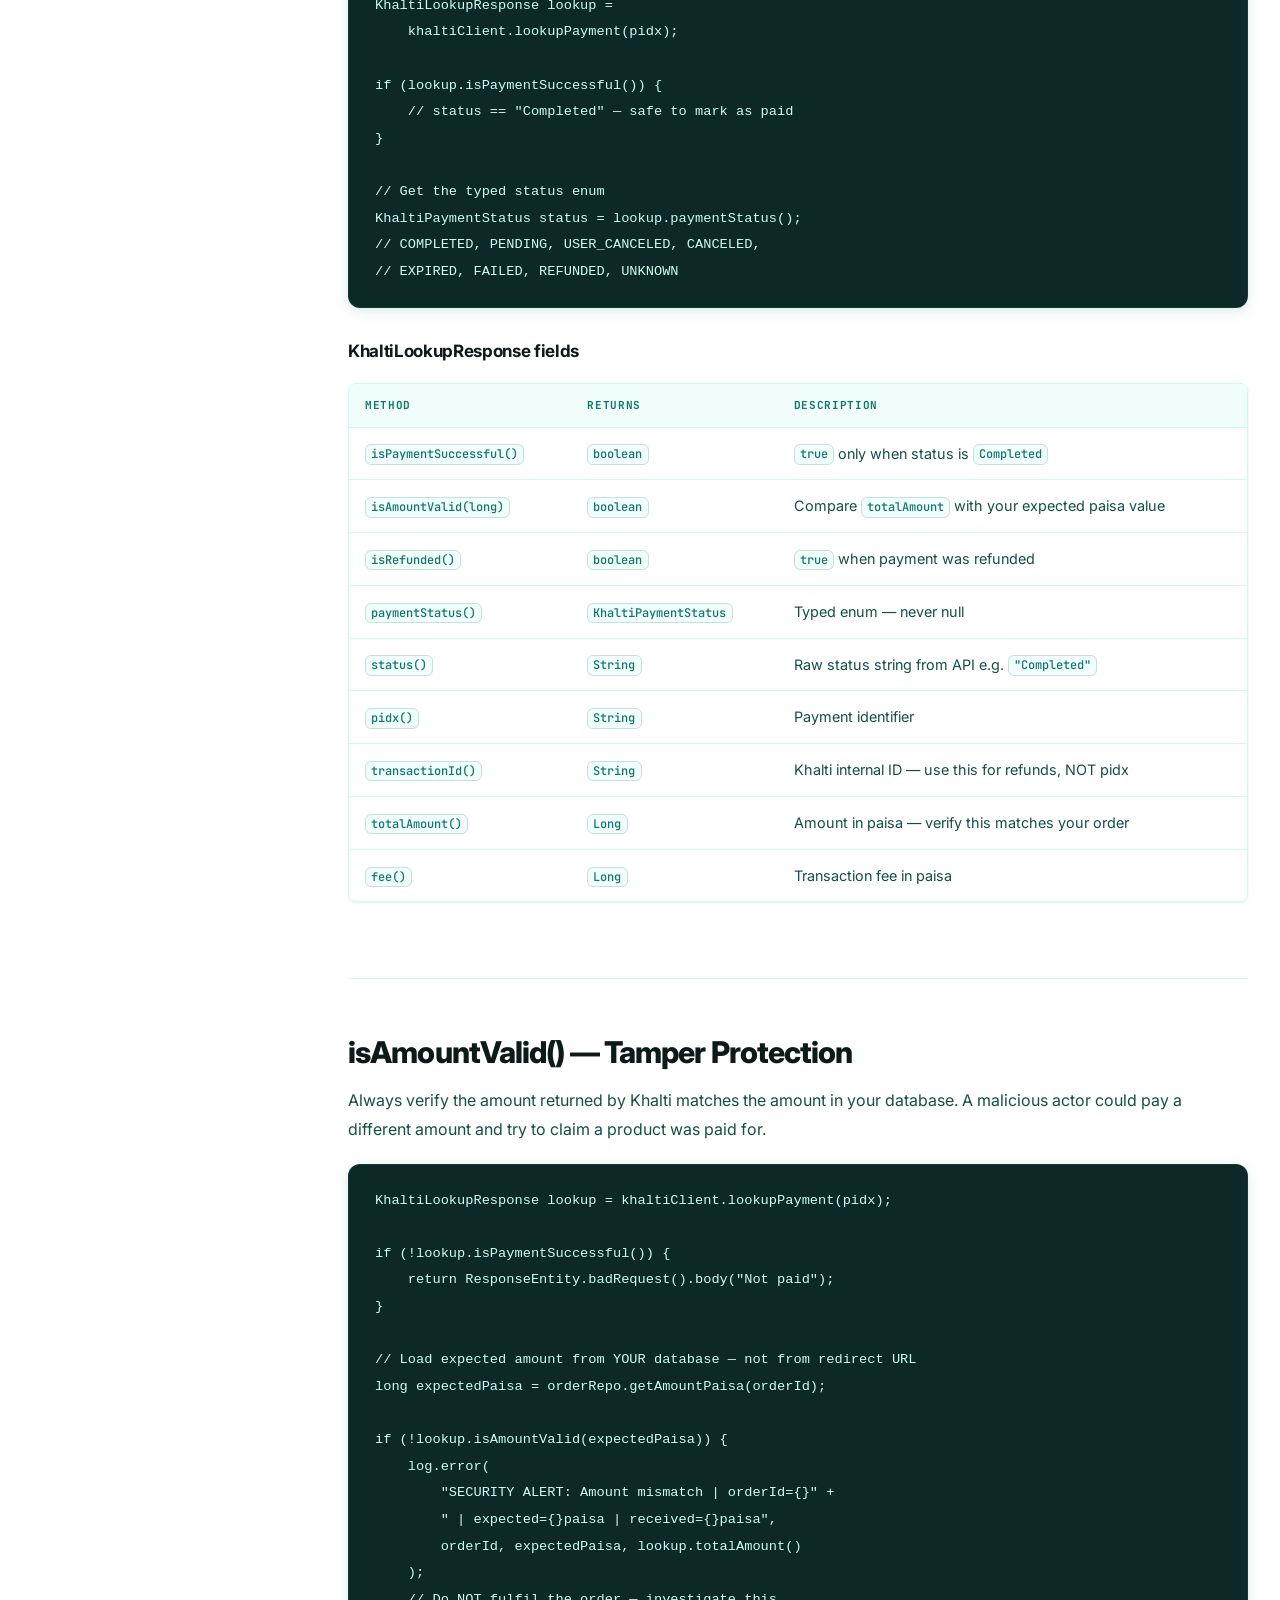
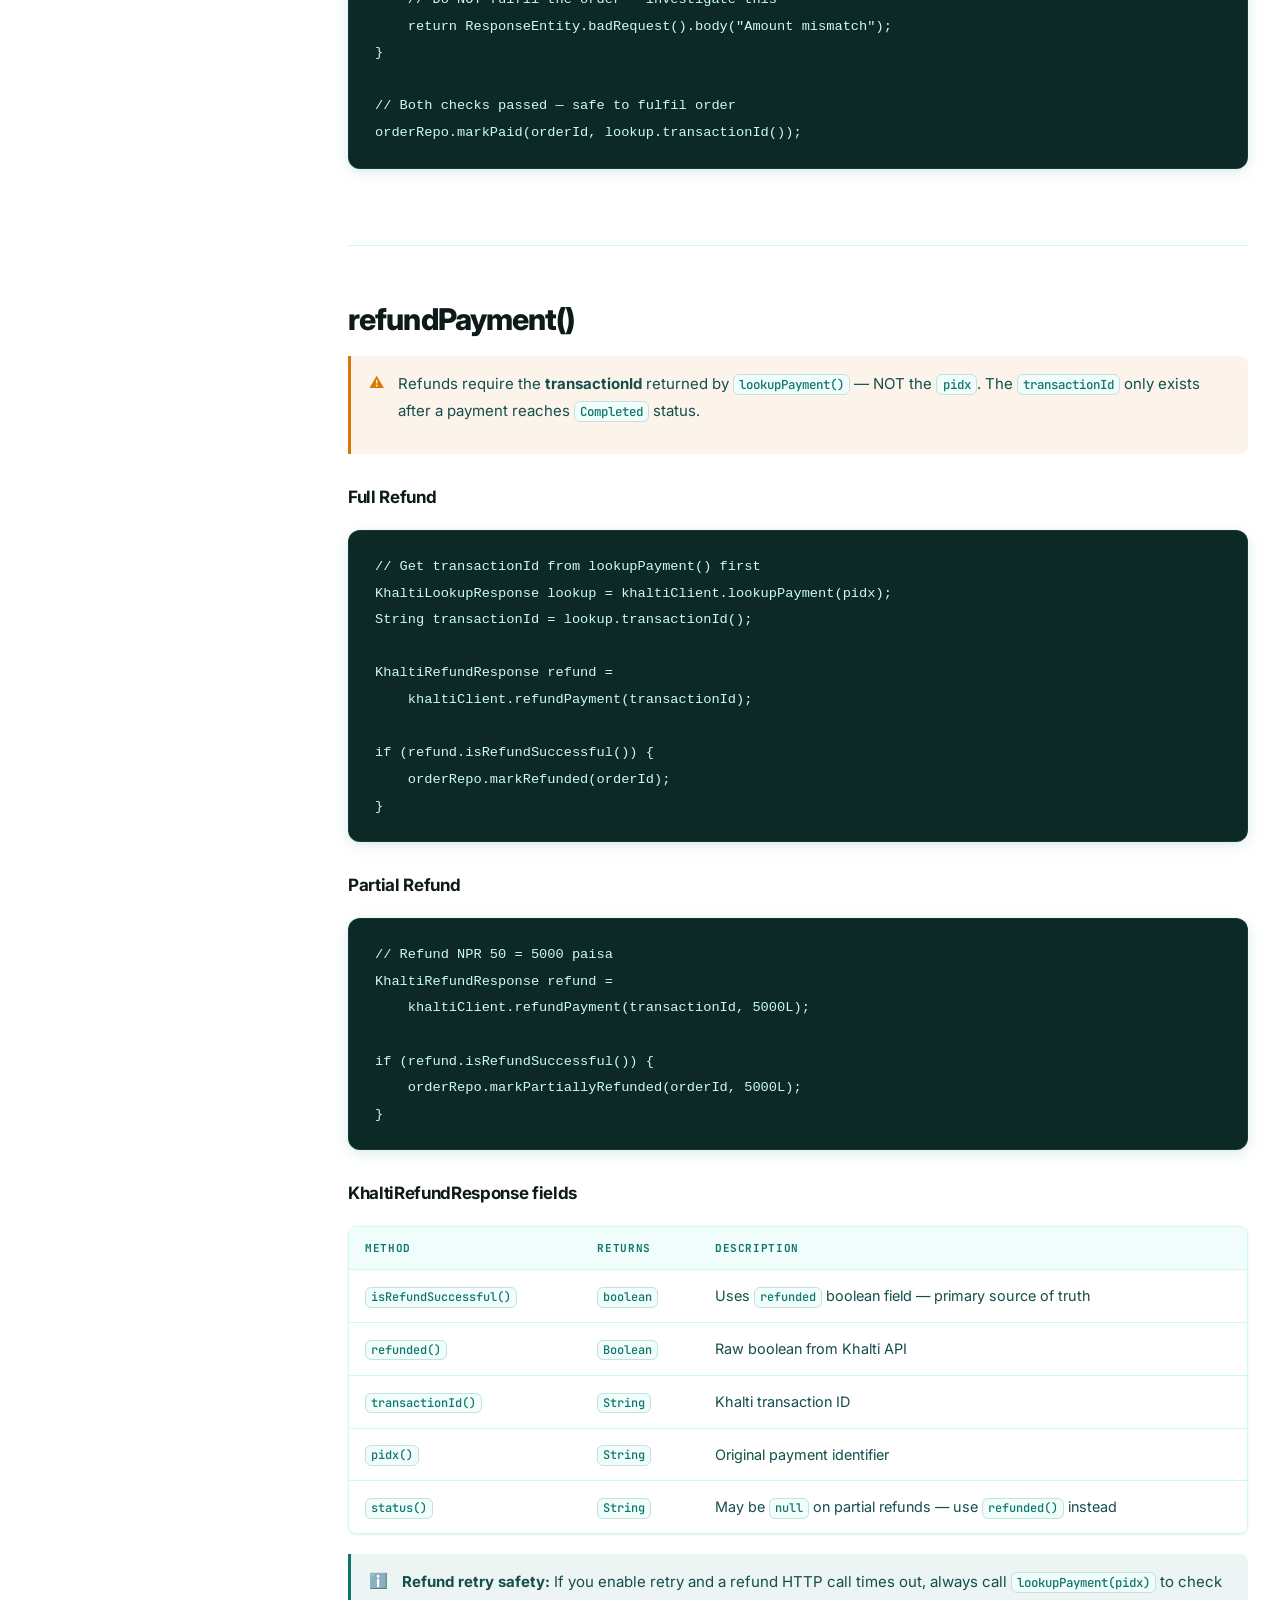
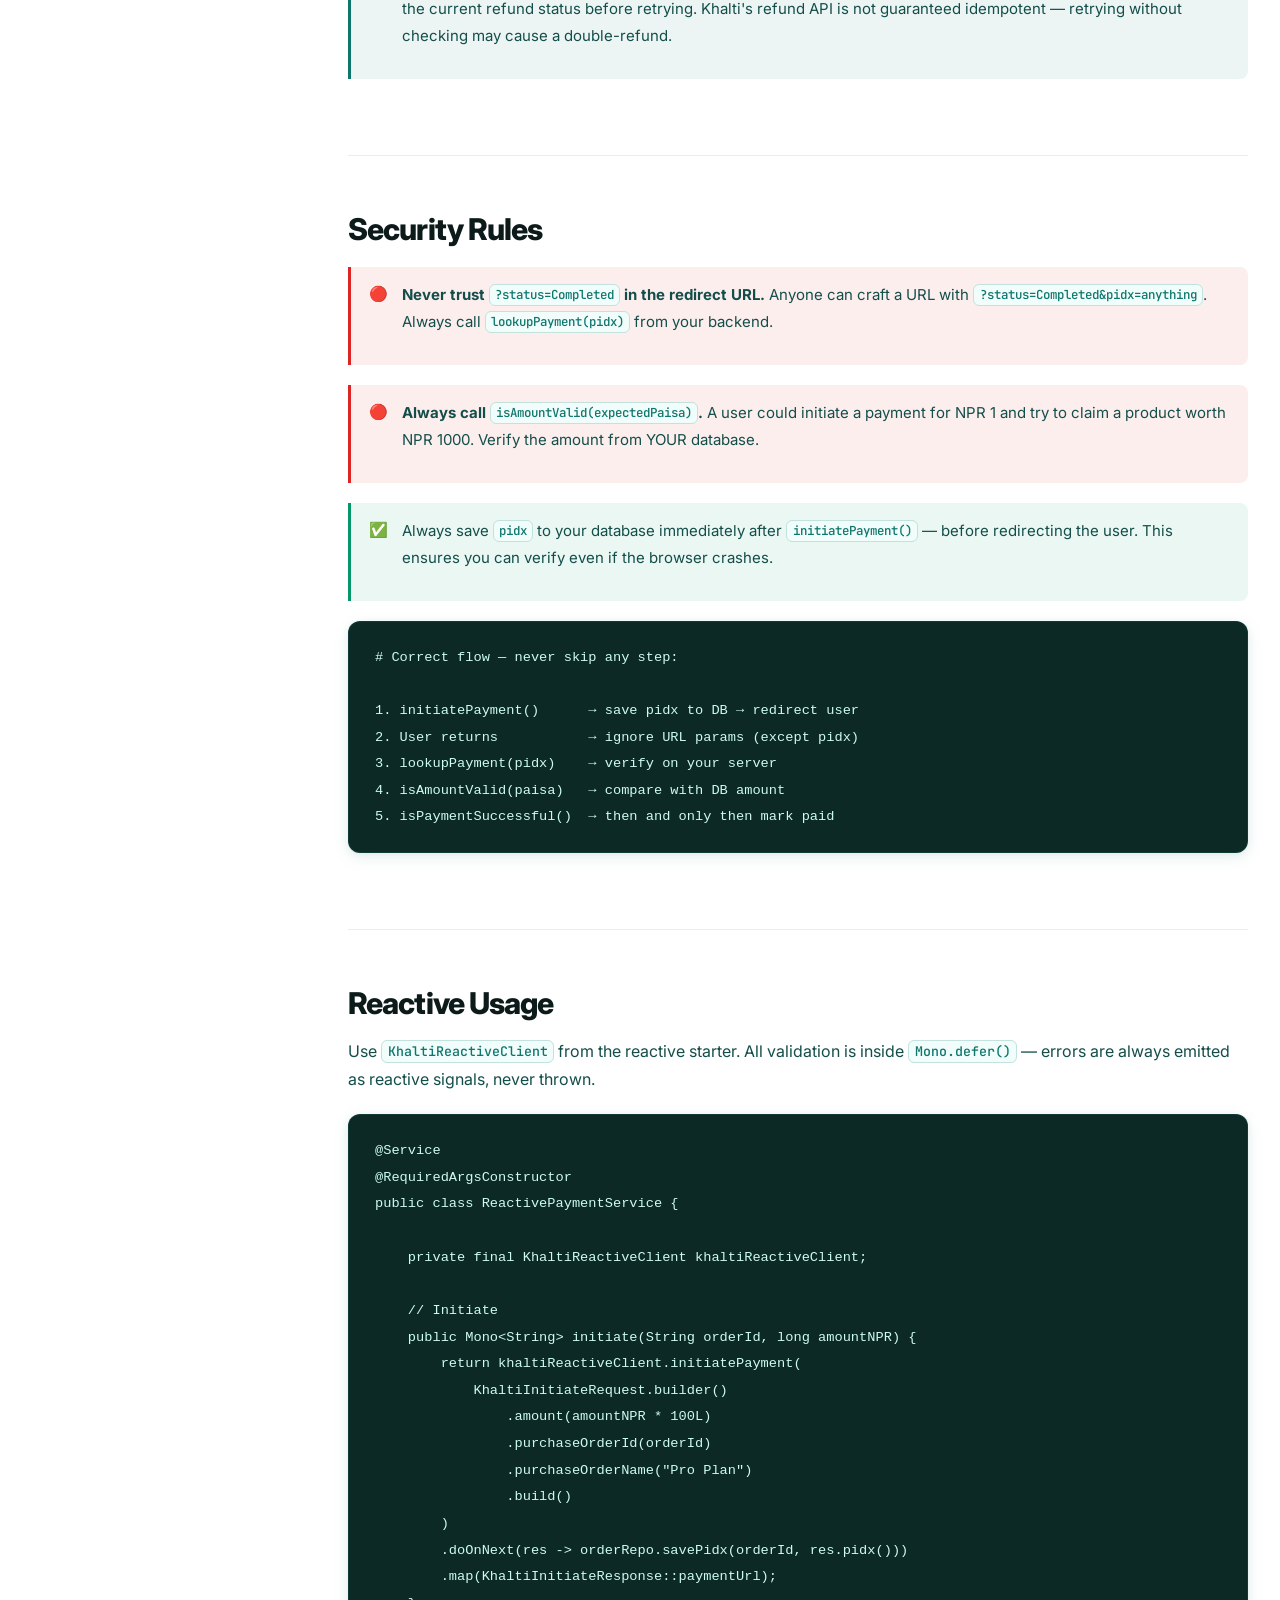
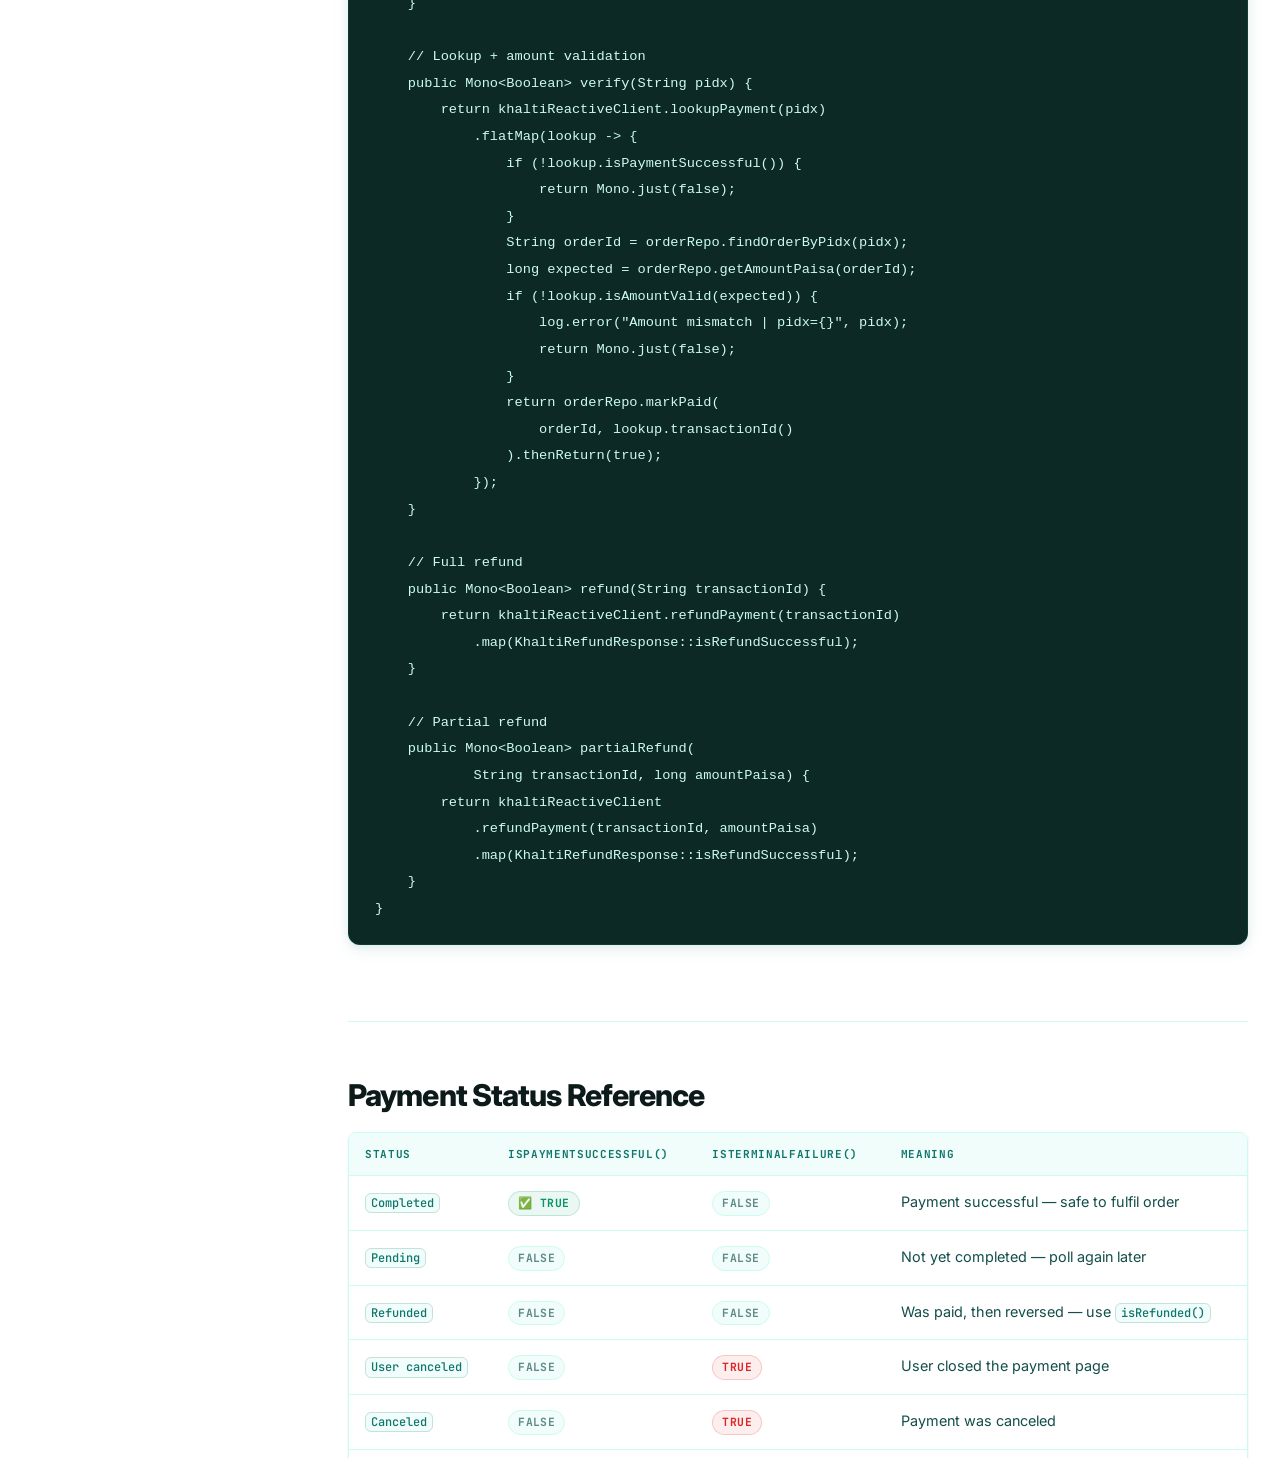
<file: docs/khalti.html>
<!DOCTYPE html>
<html lang="en" data-theme="light">
<head>
    <meta charset="UTF-8">
    <meta name="viewport" content="width=device-width, initial-scale=1.0">
    <title>Khalti Integration — NepalPay</title>
    <meta name="description"
          content="Integrate Khalti payments in Spring Boot. Initiate, lookup, refund — blocking and reactive.">
    <link rel="stylesheet" href="./css/styles.css">
    <script>
        (function () {
            try {
                var s = localStorage.getItem('np-theme');
                var d = window.matchMedia('(prefers-color-scheme: dark)').matches ? 'dark' : 'light';
                document.documentElement.setAttribute('data-theme', s || d);
            } catch (e) {}
        }());
    </script>
</head>
<body>

<div class="page-hero page-nav">
    <nav class="topnav">
        <div class="topnav-inner">
            <a class="nav-brand" href="index.html">
                <span class="nav-brand-flag">🇳🇵</span>
                <span class="nav-brand-name">NepalPay</span>
            </a>
            <div class="nav-links">
                <a href="getting-started.html">Getting Started</a>
                <a href="khalti.html" class="active">Khalti</a>
                <a href="esewa.html">eSewa</a>
                <a href="connectips.html">ConnectIPS</a>
                <a href="fonepay.html">Fonepay</a>
                <a href="reactive.html">Reactive</a>
                <a href="configuration.html">Config</a>
                <a href="security.html">Security</a>
            </div>
            <div class="nav-right">
                <button class="theme-toggle"
                        onclick="toggleTheme()"
                        aria-label="Toggle dark mode">
                    <span class="i-moon">🌙</span>
                    <span class="i-sun">☀️</span>
                </button>
                <a class="nav-cta"
                   href="https://github.com/sujankim/nepal-pay-spring-boot-starter"
                   target="_blank" rel="noopener">GitHub ↗</a>
            </div>
        </div>
    </nav>

    <div class="page-header-body">
        <div class="page-header-left">
            <div class="page-version-pill">✅ v0.5.0</div>
            <h1>Khalti Integration</h1>
            <p>
                API-first payment initiation, server-side lookup
                verification, and full/partial refund support.
                Blocking and reactive.
            </p>
        </div>
    </div>
</div>

<div class="docs-wrapper">

    <aside class="sidebar">
        <nav class="sidebar-nav">
            <div class="sidebar-group-label">Guide</div>
            <a href="#how-it-works">How It Works</a>
            <a href="#configure">Configure</a>
            <a href="#initiate">initiatePayment()</a>
            <a href="#callback">Handle Callback</a>
            <a href="#lookup">lookupPayment()</a>
            <a href="#amount-valid">isAmountValid()</a>
            <a href="#refund">refundPayment()</a>
            <a href="#security">Security Rules</a>
            <div class="sidebar-group-label">Reactive</div>
            <a href="#reactive">Reactive Usage</a>
            <div class="sidebar-group-label">Reference</div>
            <a href="#initiate-req">InitiateRequest fields</a>
            <a href="#lookup-resp">LookupResponse fields</a>
            <a href="#status-table">Payment Statuses</a>
            <a href="#refund-resp">RefundResponse fields</a>
        </nav>
    </aside>

    <article class="docs-content">

        <!-- How It Works -->
        <section id="how-it-works">
            <h2>How Khalti Works</h2>

            <div class="flow">Your Backend: initiatePayment()
                → POST /api/v2/epayment/initiate/
                → { pidx, payment_url }

                ✅ Save pidx to DB FIRST — before redirecting

                Frontend: redirect user to payment_url
                ↓
                User pays on Khalti gateway
                ↓
                Khalti redirects to your return_url
                ?pidx=xxx&status=Completed&purchase_order_id=ORD-001

                ⚠️  NEVER trust ?status=Completed alone — it can be faked!

                Your Backend: lookupPayment(pidx)
                → POST /api/v2/epayment/lookup/
                → { status: "Completed", total_amount: 10000 }

                ✅ Verify isAmountValid(expectedPaisa)
                ✅ Mark order as paid only when status == "Completed"</div>

            <div class="callout callout-info">
                <span class="callout-icon">ℹ️</span>
                <p>
                    Khalti uses <strong>two different URL prefixes</strong>.
                    Initiate and lookup use
                    <code>/api/v2/epayment/...</code>.
                    Refund uses
                    <code>/api/merchant-transaction/{id}/refund/</code>
                    — no <code>/v2</code> segment.
                    NepalPay handles this automatically via a separate
                    <code>baseDomain</code> field.
                </p>
            </div>
        </section>

        <!-- Configure -->
        <section id="configure">
            <h2>Configure</h2>

            <pre><code>nepalpay:
  khalti:
    secret-key:  ${KHALTI_SECRET_KEY}
    return-url:  ${KHALTI_RETURN_URL}
    website-url: ${YOUR_WEBSITE_URL}
    sandbox: true    # false for production

    # Optional retry
    retry:
      enabled: true
      max-attempts: 3
      initial-delay-ms: 500
      multiplier: 2.0
      max-delay-ms: 5000</code></pre>

            <div class="table-wrap">
                <table>
                    <thead>
                    <tr>
                        <th>Property</th>
                        <th>Required</th>
                        <th>Default</th>
                        <th>Description</th>
                    </tr>
                    </thead>
                    <tbody>
                    <tr>
                        <td><code>secret-key</code></td>
                        <td>✅</td>
                        <td>—</td>
                        <td>Khalti secret key. Bean created when present.</td>
                    </tr>
                    <tr>
                        <td><code>return-url</code></td>
                        <td>✅</td>
                        <td>—</td>
                        <td>URL Khalti redirects to after payment.</td>
                    </tr>
                    <tr>
                        <td><code>website-url</code></td>
                        <td>✅</td>
                        <td>—</td>
                        <td>Your merchant website URL.</td>
                    </tr>
                    <tr>
                        <td><code>sandbox</code></td>
                        <td>—</td>
                        <td><code>true</code></td>
                        <td><code>true</code> = dev.khalti.com · <code>false</code> = khalti.com</td>
                    </tr>
                    <tr>
                        <td><code>timeout-seconds</code></td>
                        <td>—</td>
                        <td><code>10</code></td>
                        <td>HTTP connect and read timeout in seconds.</td>
                    </tr>
                    </tbody>
                </table>
            </div>

            <div class="callout callout-warning">
                <span class="callout-icon">⚠️</span>
                <p>
                    Get your sandbox secret key from
                    <a href="https://test-admin.khalti.com"
                       target="_blank" rel="noopener">
                        test-admin.khalti.com
                    </a>.
                    Never hardcode it — use
                    <code>${KHALTI_SECRET_KEY}</code>.
                </p>
            </div>
        </section>

        <!-- initiatePayment -->
        <section id="initiate">
            <h2>initiatePayment()</h2>

            <pre><code>KhaltiInitiateResponse response =
    khaltiClient.initiatePayment(
        KhaltiInitiateRequest.builder()
            .amount(10000L)               // NPR 100 in PAISA
            .purchaseOrderId("ORD-001")
            .purchaseOrderName("Pro Plan")
            .build()
    );

// ✅ Save pidx to DB BEFORE redirecting user
orderRepo.savePidx(orderId, response.pidx());

// Then redirect user
return response.paymentUrl();</code></pre>

            <div class="callout callout-danger">
                <span class="callout-icon">🔴</span>
                <p>
                    <strong>Always save <code>pidx</code> before
                        redirecting.</strong> If the user closes their
                    browser mid-payment, you need the
                    <code>pidx</code> to verify later.
                    Save it to your database first — every time.
                </p>
            </div>

            <h3 id="initiate-req">KhaltiInitiateRequest fields</h3>
            <div class="table-wrap">
                <table>
                    <thead>
                    <tr>
                        <th>Method</th>
                        <th>Required</th>
                        <th>Description</th>
                    </tr>
                    </thead>
                    <tbody>
                    <tr>
                        <td><code>.amount(long)</code></td>
                        <td><span class="pill pill-bad">Required</span></td>
                        <td>Amount in <strong>PAISA</strong>. NPR × 100. Minimum NPR 10 = 1000 paisa.</td>
                    </tr>
                    <tr>
                        <td><code>.purchaseOrderId(String)</code></td>
                        <td><span class="pill pill-bad">Required</span></td>
                        <td>Your unique order ID.</td>
                    </tr>
                    <tr>
                        <td><code>.purchaseOrderName(String)</code></td>
                        <td><span class="pill pill-bad">Required</span></td>
                        <td>Human-readable product name shown to user on Khalti page.</td>
                    </tr>
                    <tr>
                        <td><code>.returnUrl(String)</code></td>
                        <td><span class="pill pill-gray">Optional</span></td>
                        <td>Override the global <code>return-url</code> for this payment.</td>
                    </tr>
                    <tr>
                        <td><code>.websiteUrl(String)</code></td>
                        <td><span class="pill pill-gray">Optional</span></td>
                        <td>Override the global <code>website-url</code> for this payment.</td>
                    </tr>
                    <tr>
                        <td><code>.customerInfo(name, email, phone)</code></td>
                        <td><span class="pill pill-gray">Optional</span></td>
                        <td>Pre-fill customer info on Khalti page. Improves UX.</td>
                    </tr>
                    </tbody>
                </table>
            </div>
        </section>

        <!-- Handle Callback -->
        <section id="callback">
            <h2>Handle the Callback</h2>

            <p>
                After payment, Khalti redirects to your
                <code>return-url</code> with query parameters.
                <strong>Never trust these parameters alone.</strong>
            </p>

            <pre><code>// Khalti redirects to:
// GET /api/khalti/callback
//     ?pidx=bZQLD9wRVWo4CdESSfuSsB
//     &status=Completed
//     &purchase_order_id=ORD-001
//     &transaction_id=GFq9DrfGSZQKjsj

@GetMapping("/khalti/callback")
public ResponseEntity&lt;String&gt; callback(
        @RequestParam String pidx,
        @RequestParam(required = false) String status) {

    // ⚠️ Ignore ?status=Completed from URL — it can be faked
    // ✅ Always verify server-side
    KhaltiLookupResponse lookup = khaltiClient.lookupPayment(pidx);

    if (!lookup.isPaymentSuccessful()) {
        return ResponseEntity.badRequest()
            .body("Payment not confirmed: " + lookup.status());
    }

    // Load order using saved pidx
    String orderId = orderRepo.findOrderByPidx(pidx);

    // Verify amount was not tampered
    long expectedPaisa = orderRepo.getAmountPaisa(orderId);
    if (!lookup.isAmountValid(expectedPaisa)) {
        log.error("SECURITY: Amount mismatch | pidx={} | expected={} | got={}",
            pidx, expectedPaisa, lookup.totalAmount());
        return ResponseEntity.badRequest().body("Amount mismatch");
    }

    // Safe to mark as paid
    orderRepo.markPaid(orderId, lookup.transactionId());
    return ResponseEntity.ok("Payment confirmed");
}</code></pre>
        </section>

        <!-- lookupPayment -->
        <section id="lookup">
            <h2>lookupPayment()</h2>

            <pre><code>KhaltiLookupResponse lookup =
    khaltiClient.lookupPayment(pidx);

if (lookup.isPaymentSuccessful()) {
    // status == "Completed" — safe to mark as paid
}

// Get the typed status enum
KhaltiPaymentStatus status = lookup.paymentStatus();
// COMPLETED, PENDING, USER_CANCELED, CANCELED,
// EXPIRED, FAILED, REFUNDED, UNKNOWN</code></pre>

            <h3 id="lookup-resp">KhaltiLookupResponse fields</h3>
            <div class="table-wrap">
                <table>
                    <thead>
                    <tr>
                        <th>Method</th>
                        <th>Returns</th>
                        <th>Description</th>
                    </tr>
                    </thead>
                    <tbody>
                    <tr>
                        <td><code>isPaymentSuccessful()</code></td>
                        <td><code>boolean</code></td>
                        <td><code>true</code> only when status is <code>Completed</code></td>
                    </tr>
                    <tr>
                        <td><code>isAmountValid(long)</code></td>
                        <td><code>boolean</code></td>
                        <td>Compare <code>totalAmount</code> with your expected paisa value</td>
                    </tr>
                    <tr>
                        <td><code>isRefunded()</code></td>
                        <td><code>boolean</code></td>
                        <td><code>true</code> when payment was refunded</td>
                    </tr>
                    <tr>
                        <td><code>paymentStatus()</code></td>
                        <td><code>KhaltiPaymentStatus</code></td>
                        <td>Typed enum — never null</td>
                    </tr>
                    <tr>
                        <td><code>status()</code></td>
                        <td><code>String</code></td>
                        <td>Raw status string from API e.g. <code>"Completed"</code></td>
                    </tr>
                    <tr>
                        <td><code>pidx()</code></td>
                        <td><code>String</code></td>
                        <td>Payment identifier</td>
                    </tr>
                    <tr>
                        <td><code>transactionId()</code></td>
                        <td><code>String</code></td>
                        <td>Khalti internal ID — use this for refunds, NOT pidx</td>
                    </tr>
                    <tr>
                        <td><code>totalAmount()</code></td>
                        <td><code>Long</code></td>
                        <td>Amount in paisa — verify this matches your order</td>
                    </tr>
                    <tr>
                        <td><code>fee()</code></td>
                        <td><code>Long</code></td>
                        <td>Transaction fee in paisa</td>
                    </tr>
                    </tbody>
                </table>
            </div>
        </section>

        <!-- isAmountValid -->
        <section id="amount-valid">
            <h2>isAmountValid() — Tamper Protection</h2>

            <p>
                Always verify the amount returned by Khalti matches
                the amount in your database. A malicious actor could
                pay a different amount and try to claim a product
                was paid for.
            </p>

            <pre><code>KhaltiLookupResponse lookup = khaltiClient.lookupPayment(pidx);

if (!lookup.isPaymentSuccessful()) {
    return ResponseEntity.badRequest().body("Not paid");
}

// Load expected amount from YOUR database — not from redirect URL
long expectedPaisa = orderRepo.getAmountPaisa(orderId);

if (!lookup.isAmountValid(expectedPaisa)) {
    log.error(
        "SECURITY ALERT: Amount mismatch | orderId={}" +
        " | expected={}paisa | received={}paisa",
        orderId, expectedPaisa, lookup.totalAmount()
    );
    // Do NOT fulfil the order — investigate this
    return ResponseEntity.badRequest().body("Amount mismatch");
}

// Both checks passed — safe to fulfil order
orderRepo.markPaid(orderId, lookup.transactionId());</code></pre>
        </section>

        <!-- refundPayment -->
        <section id="refund">
            <h2>refundPayment()</h2>

            <div class="callout callout-warning">
                <span class="callout-icon">⚠️</span>
                <p>
                    Refunds require the <strong>transactionId</strong>
                    returned by <code>lookupPayment()</code> — NOT
                    the <code>pidx</code>. The <code>transactionId</code>
                    only exists after a payment reaches
                    <code>Completed</code> status.
                </p>
            </div>

            <h3>Full Refund</h3>
            <pre><code>// Get transactionId from lookupPayment() first
KhaltiLookupResponse lookup = khaltiClient.lookupPayment(pidx);
String transactionId = lookup.transactionId();

KhaltiRefundResponse refund =
    khaltiClient.refundPayment(transactionId);

if (refund.isRefundSuccessful()) {
    orderRepo.markRefunded(orderId);
}</code></pre>

            <h3>Partial Refund</h3>
            <pre><code>// Refund NPR 50 = 5000 paisa
KhaltiRefundResponse refund =
    khaltiClient.refundPayment(transactionId, 5000L);

if (refund.isRefundSuccessful()) {
    orderRepo.markPartiallyRefunded(orderId, 5000L);
}</code></pre>

            <h3 id="refund-resp">KhaltiRefundResponse fields</h3>
            <div class="table-wrap">
                <table>
                    <thead>
                    <tr>
                        <th>Method</th>
                        <th>Returns</th>
                        <th>Description</th>
                    </tr>
                    </thead>
                    <tbody>
                    <tr>
                        <td><code>isRefundSuccessful()</code></td>
                        <td><code>boolean</code></td>
                        <td>Uses <code>refunded</code> boolean field — primary source of truth</td>
                    </tr>
                    <tr>
                        <td><code>refunded()</code></td>
                        <td><code>Boolean</code></td>
                        <td>Raw boolean from Khalti API</td>
                    </tr>
                    <tr>
                        <td><code>transactionId()</code></td>
                        <td><code>String</code></td>
                        <td>Khalti transaction ID</td>
                    </tr>
                    <tr>
                        <td><code>pidx()</code></td>
                        <td><code>String</code></td>
                        <td>Original payment identifier</td>
                    </tr>
                    <tr>
                        <td><code>status()</code></td>
                        <td><code>String</code></td>
                        <td>May be <code>null</code> on partial refunds — use <code>refunded()</code> instead</td>
                    </tr>
                    </tbody>
                </table>
            </div>

            <div class="callout callout-info">
                <span class="callout-icon">ℹ️</span>
                <p>
                    <strong>Refund retry safety:</strong>
                    If you enable retry and a refund HTTP call times out,
                    always call <code>lookupPayment(pidx)</code> to check
                    the current refund status before retrying.
                    Khalti's refund API is not guaranteed idempotent —
                    retrying without checking may cause a double-refund.
                </p>
            </div>
        </section>

        <!-- Security -->
        <section id="security">
            <h2>Security Rules</h2>

            <div class="callout callout-danger">
                <span class="callout-icon">🔴</span>
                <p>
                    <strong>Never trust
                        <code>?status=Completed</code> in the redirect
                        URL.</strong> Anyone can craft a URL with
                    <code>?status=Completed&pidx=anything</code>.
                    Always call <code>lookupPayment(pidx)</code>
                    from your backend.
                </p>
            </div>

            <div class="callout callout-danger">
                <span class="callout-icon">🔴</span>
                <p>
                    <strong>Always call
                        <code>isAmountValid(expectedPaisa)</code>.</strong>
                    A user could initiate a payment for NPR 1
                    and try to claim a product worth NPR 1000.
                    Verify the amount from YOUR database.
                </p>
            </div>

            <div class="callout callout-success">
                <span class="callout-icon">✅</span>
                <p>
                    Always save <code>pidx</code> to your database
                    immediately after <code>initiatePayment()</code>
                    — before redirecting the user. This ensures
                    you can verify even if the browser crashes.
                </p>
            </div>

            <pre><code># Correct flow — never skip any step:

1. initiatePayment()      → save pidx to DB → redirect user
2. User returns           → ignore URL params (except pidx)
3. lookupPayment(pidx)    → verify on your server
4. isAmountValid(paisa)   → compare with DB amount
5. isPaymentSuccessful()  → then and only then mark paid</code></pre>
        </section>

        <!-- Reactive -->
        <section id="reactive">
            <h2>Reactive Usage</h2>

            <p>
                Use <code>KhaltiReactiveClient</code> from the
                reactive starter. All validation is inside
                <code>Mono.defer()</code> — errors are always
                emitted as reactive signals, never thrown.
            </p>

            <pre><code>@Service
@RequiredArgsConstructor
public class ReactivePaymentService {

    private final KhaltiReactiveClient khaltiReactiveClient;

    // Initiate
    public Mono&lt;String&gt; initiate(String orderId, long amountNPR) {
        return khaltiReactiveClient.initiatePayment(
            KhaltiInitiateRequest.builder()
                .amount(amountNPR * 100L)
                .purchaseOrderId(orderId)
                .purchaseOrderName("Pro Plan")
                .build()
        )
        .doOnNext(res -&gt; orderRepo.savePidx(orderId, res.pidx()))
        .map(KhaltiInitiateResponse::paymentUrl);
    }

    // Lookup + amount validation
    public Mono&lt;Boolean&gt; verify(String pidx) {
        return khaltiReactiveClient.lookupPayment(pidx)
            .flatMap(lookup -&gt; {
                if (!lookup.isPaymentSuccessful()) {
                    return Mono.just(false);
                }
                String orderId = orderRepo.findOrderByPidx(pidx);
                long expected = orderRepo.getAmountPaisa(orderId);
                if (!lookup.isAmountValid(expected)) {
                    log.error("Amount mismatch | pidx={}", pidx);
                    return Mono.just(false);
                }
                return orderRepo.markPaid(
                    orderId, lookup.transactionId()
                ).thenReturn(true);
            });
    }

    // Full refund
    public Mono&lt;Boolean&gt; refund(String transactionId) {
        return khaltiReactiveClient.refundPayment(transactionId)
            .map(KhaltiRefundResponse::isRefundSuccessful);
    }

    // Partial refund
    public Mono&lt;Boolean&gt; partialRefund(
            String transactionId, long amountPaisa) {
        return khaltiReactiveClient
            .refundPayment(transactionId, amountPaisa)
            .map(KhaltiRefundResponse::isRefundSuccessful);
    }
}</code></pre>
        </section>

        <!-- Payment Status Table -->
        <section id="status-table">
            <h2>Payment Status Reference</h2>

            <div class="table-wrap">
                <table>
                    <thead>
                    <tr>
                        <th>Status</th>
                        <th>isPaymentSuccessful()</th>
                        <th>isTerminalFailure()</th>
                        <th>Meaning</th>
                    </tr>
                    </thead>
                    <tbody>
                    <tr>
                        <td><code>Completed</code></td>
                        <td><span class="pill pill-ok">✅ true</span></td>
                        <td><span class="pill pill-gray">false</span></td>
                        <td>Payment successful — safe to fulfil order</td>
                    </tr>
                    <tr>
                        <td><code>Pending</code></td>
                        <td><span class="pill pill-gray">false</span></td>
                        <td><span class="pill pill-gray">false</span></td>
                        <td>Not yet completed — poll again later</td>
                    </tr>
                    <tr>
                        <td><code>Refunded</code></td>
                        <td><span class="pill pill-gray">false</span></td>
                        <td><span class="pill pill-gray">false</span></td>
                        <td>Was paid, then reversed — use <code>isRefunded()</code></td>
                    </tr>
                    <tr>
                        <td><code>User canceled</code></td>
                        <td><span class="pill pill-gray">false</span></td>
                        <td><span class="pill pill-bad">true</span></td>
                        <td>User closed the payment page</td>
                    </tr>
                    <tr>
                        <td><code>Canceled</code></td>
                        <td><span class="pill pill-gray">false</span></td>
                        <td><span class="pill pill-bad">true</span></td>
                        <td>Payment was canceled</td>
                    </tr>
                    <tr>
                        <td><code>Expired</code></td>
                        <td><span class="pill pill-gray">false</span></td>
                        <td><span class="pill pill-bad">true</span></td>
                        <td>Payment link expired (60 min in production)</td>
                    </tr>
                    <tr>
                        <td><code>Failed</code></td>
                        <td><span class="pill pill-gray">false</span></td>
                        <td><span class="pill pill-bad">true</span></td>
                        <td>Payment failed</td>
                    </tr>
                    </tbody>
                </table>
            </div>

            <p>
                Use <code>paymentStatus().isTerminalFailure()</code>
                to stop polling and offer the user a new payment link.
            </p>
        </section>

    </article>
</div>

<footer class="footer">
    <div class="footer-inner">
        <a class="footer-brand" href="index.html">🇳🇵 NepalPay</a>
        <div class="footer-links">
            <a href="index.html">Home</a>
            <a href="getting-started.html">Getting Started</a>
            <a href="esewa.html">eSewa</a>
            <a href="connectips.html">ConnectIPS</a>
            <a href="fonepay.html">Fonepay</a>
            <a href="reactive.html">Reactive</a>
            <a href="security.html">Security</a>
            <a href="https://github.com/sujankim/nepal-pay-spring-boot-starter"
               target="_blank" rel="noopener">GitHub</a>
        </div>
        <p class="footer-copy">MIT © 2026 · Built for Nepal's developers 🇳🇵</p>
    </div>
</footer>

<script>
    function toggleTheme() {
        var r = document.documentElement;
        var c = r.getAttribute('data-theme') || 'light';
        var n = c === 'dark' ? 'light' : 'dark';
        r.setAttribute('data-theme', n);
        try { localStorage.setItem('np-theme', n); } catch (e) {}
    }

    (function () {
        var links = document.querySelectorAll('.sidebar-nav a');
        var sections = document.querySelectorAll('.docs-content section');
        window.addEventListener('scroll', function () {
            var pos = window.scrollY + 100;
            sections.forEach(function (s) {
                if (s.offsetTop <= pos &&
                    s.offsetTop + s.offsetHeight > pos) {
                    links.forEach(function (l) { l.classList.remove('active'); });
                    var a = document.querySelector(
                        '.sidebar-nav a[href="#' + s.id + '"]');
                    if (a) a.classList.add('active');
                }
            });
        });
    }());
</script>
</body>
</html>
</file>
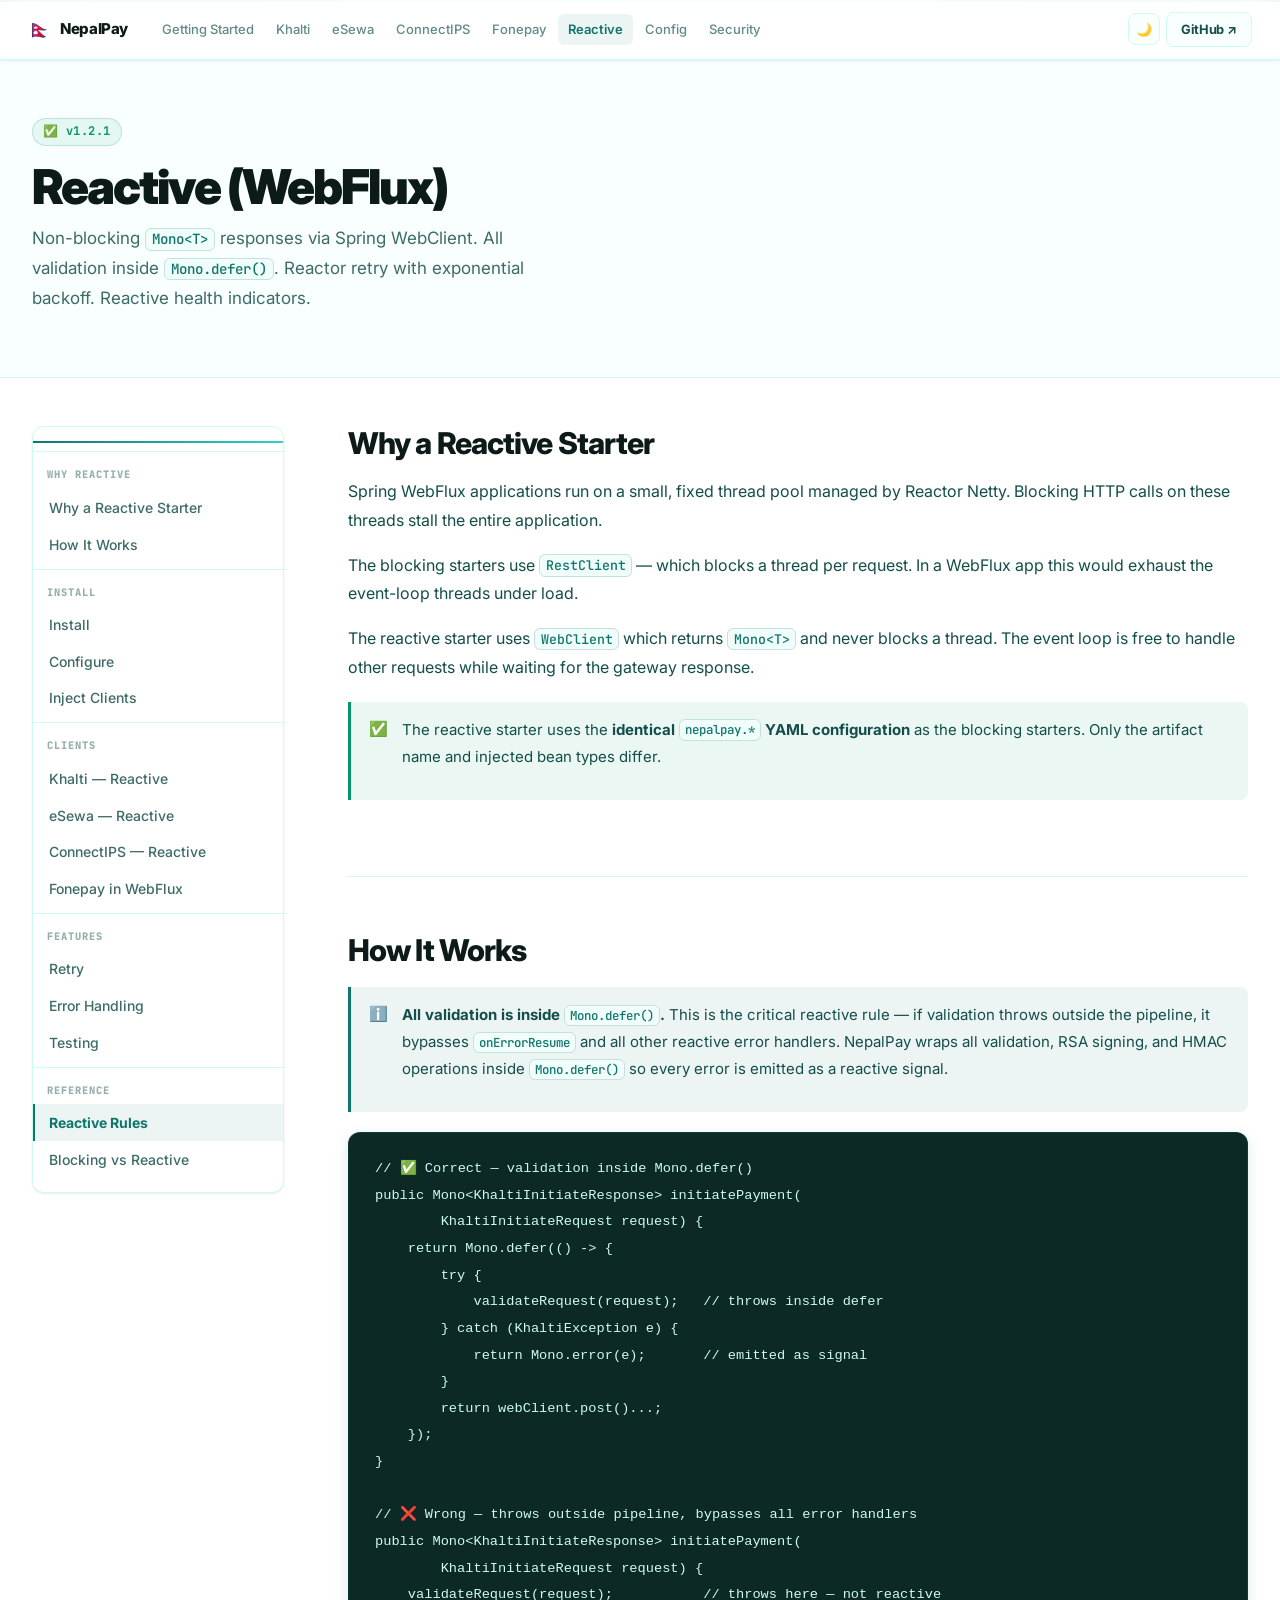
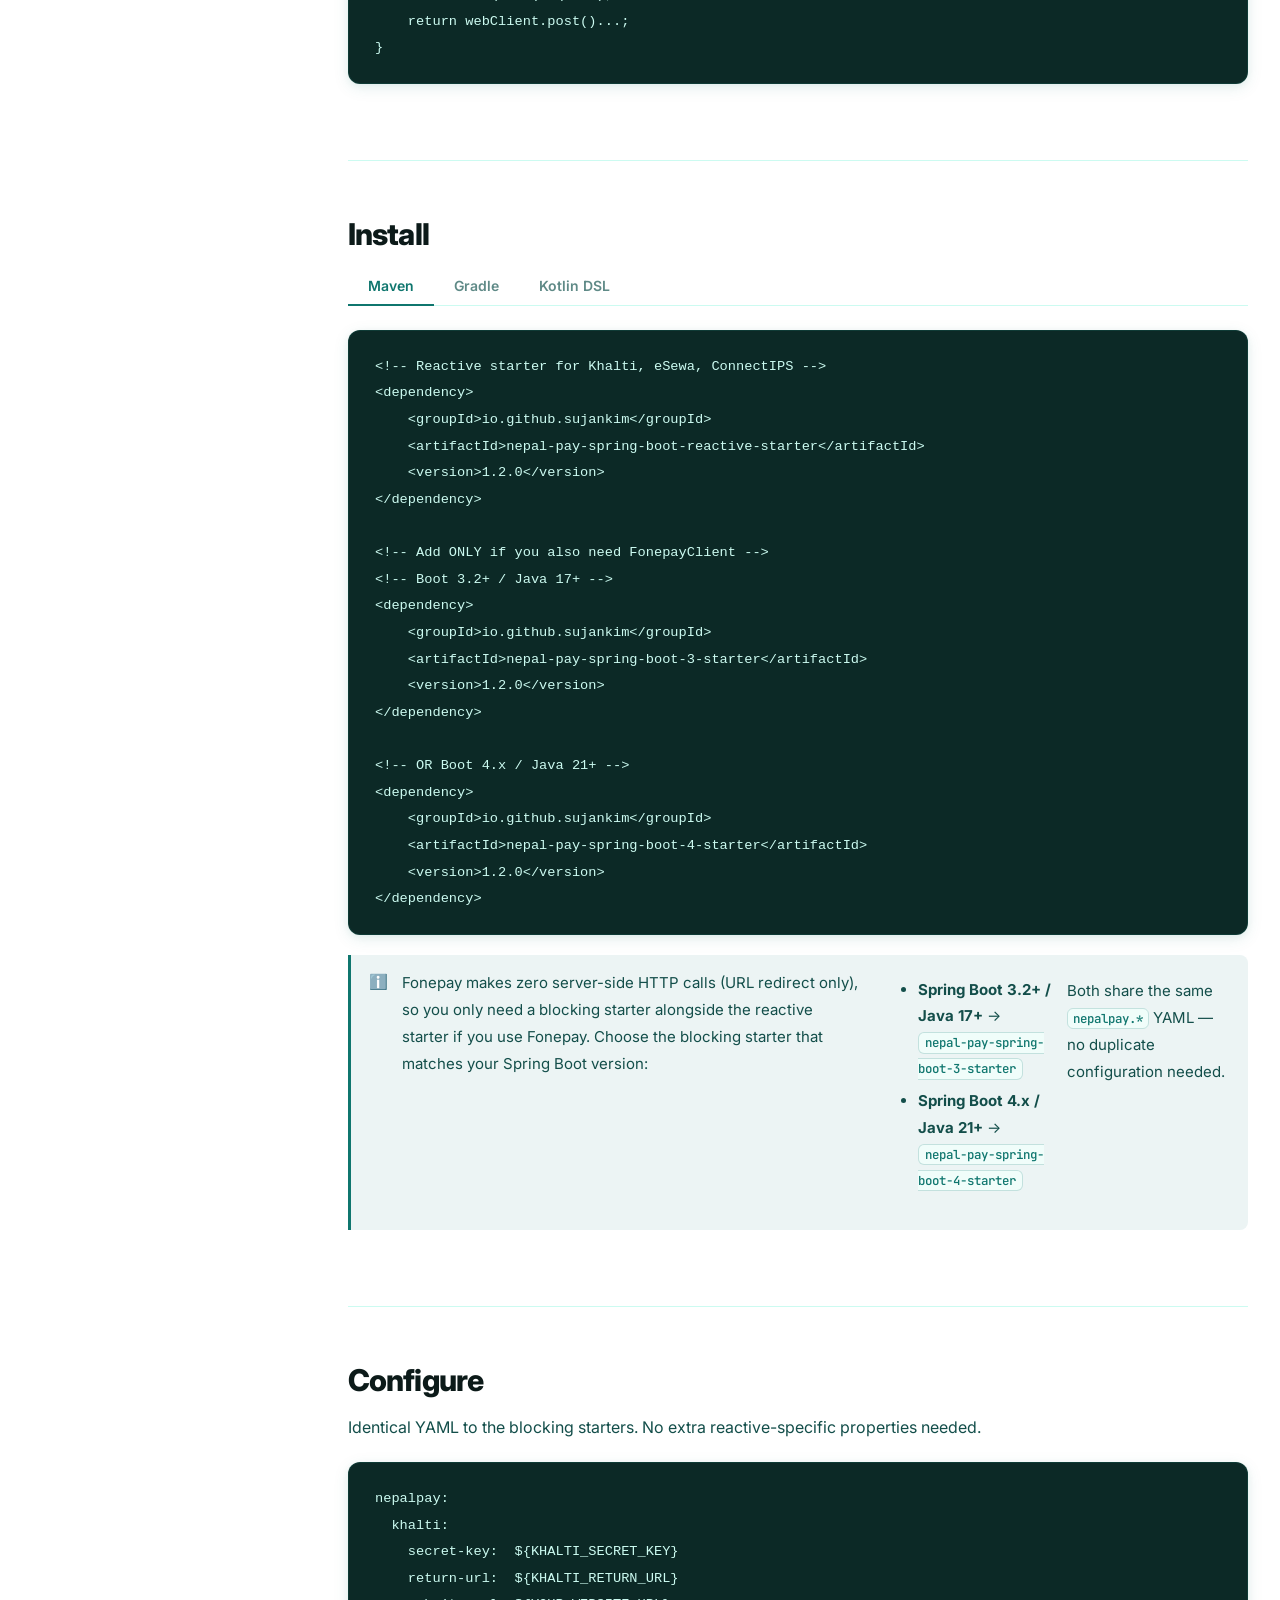
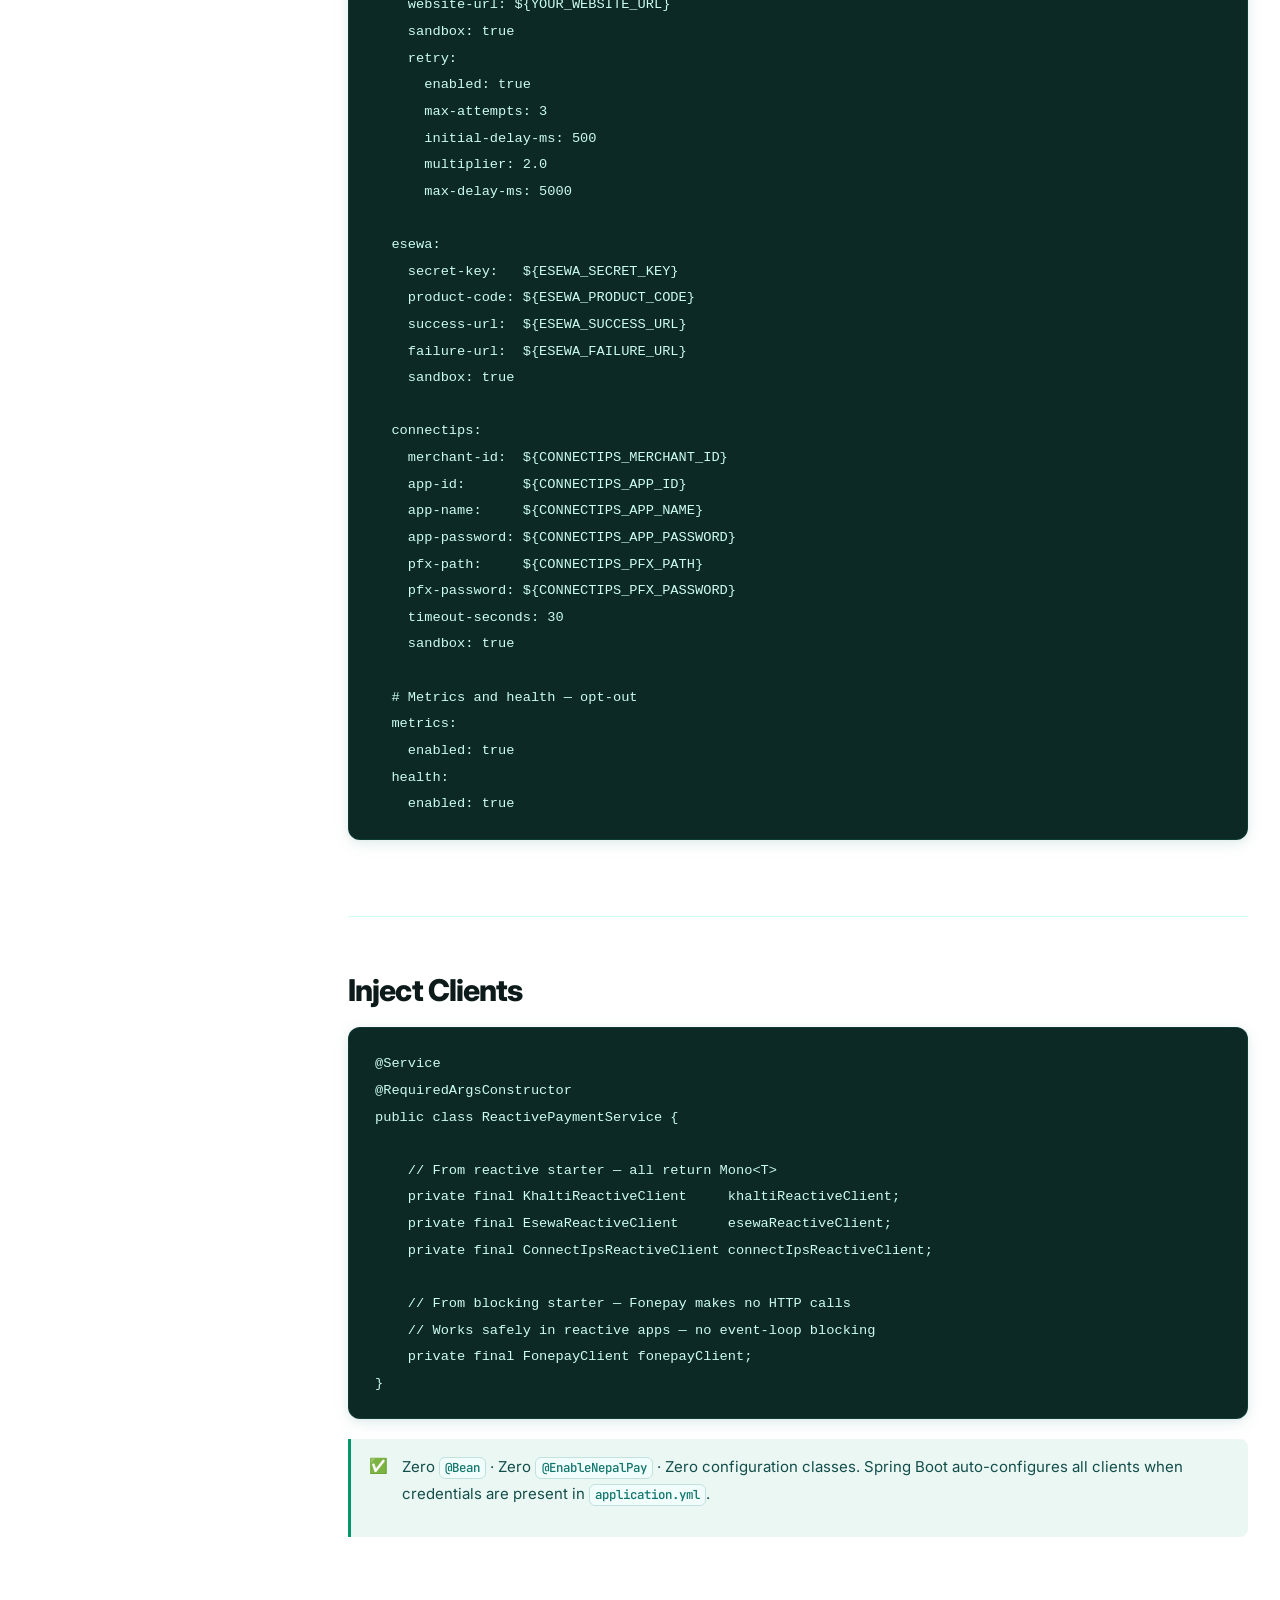
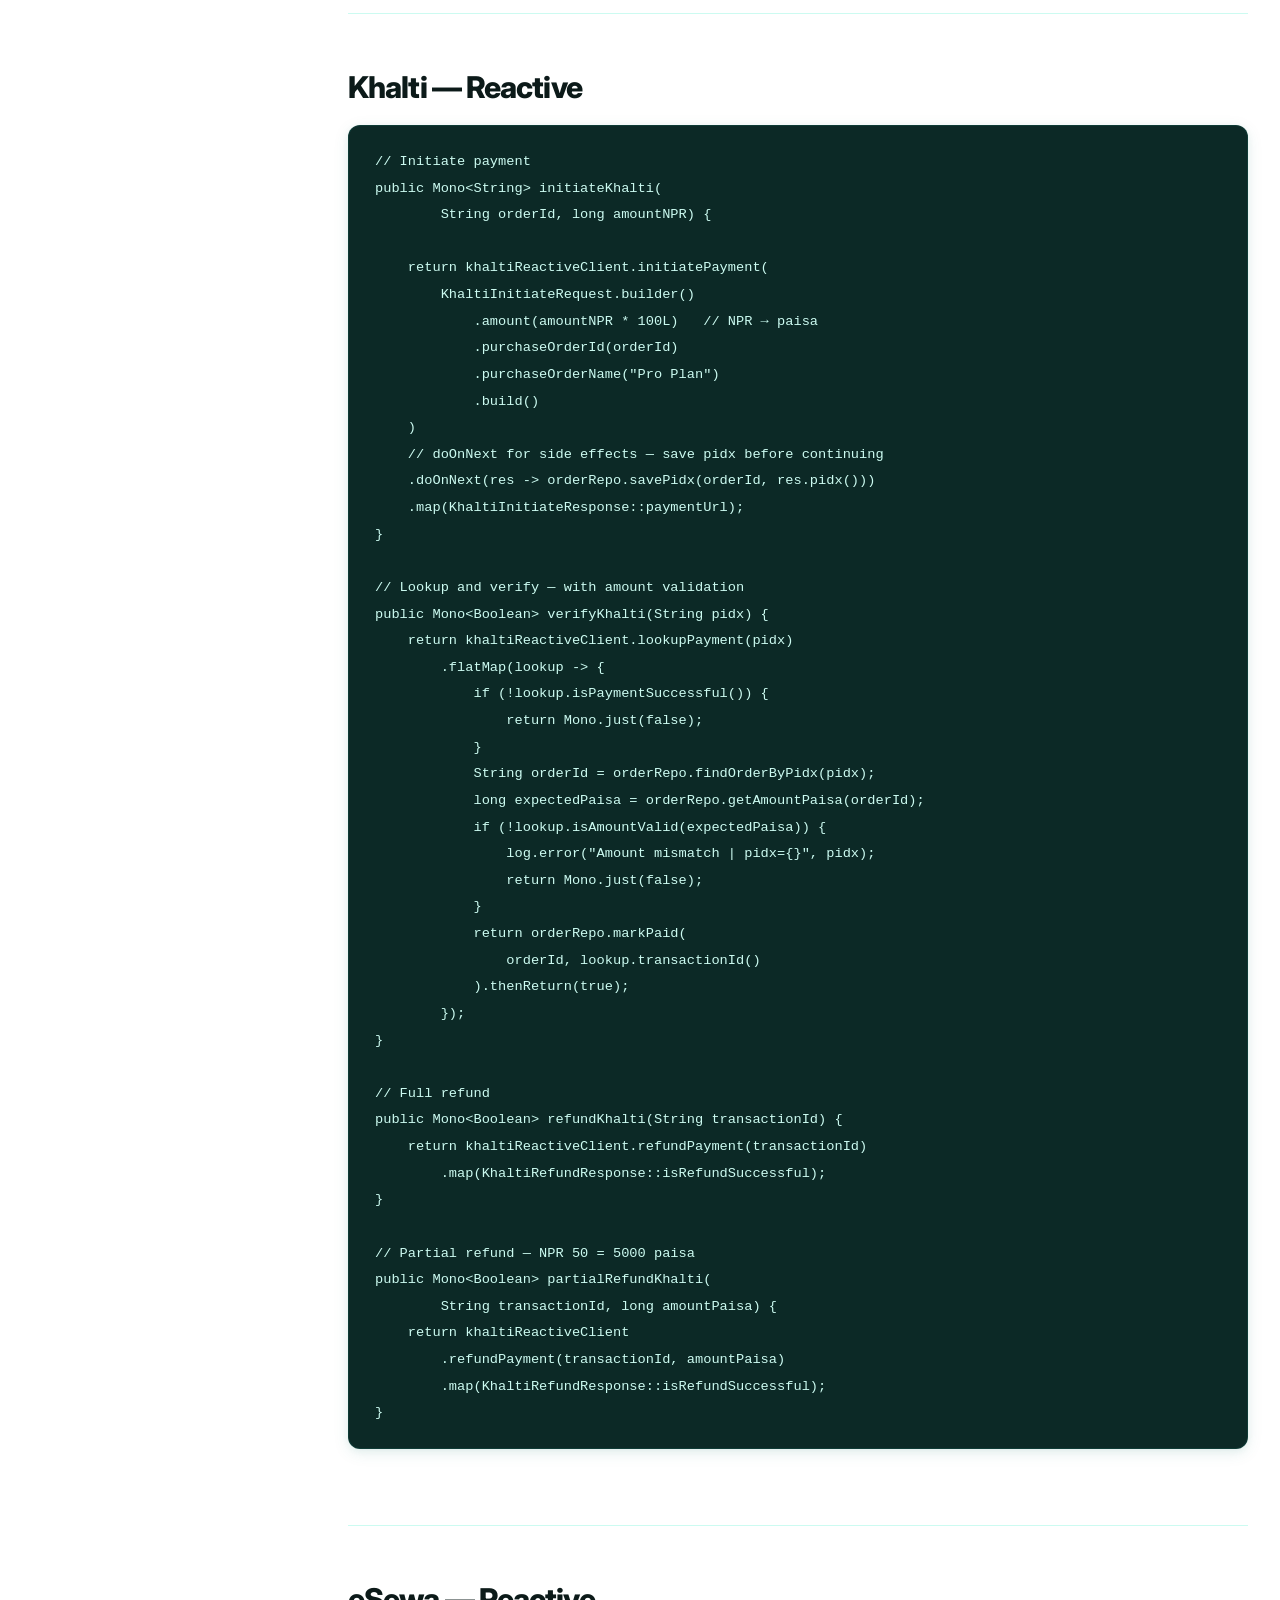
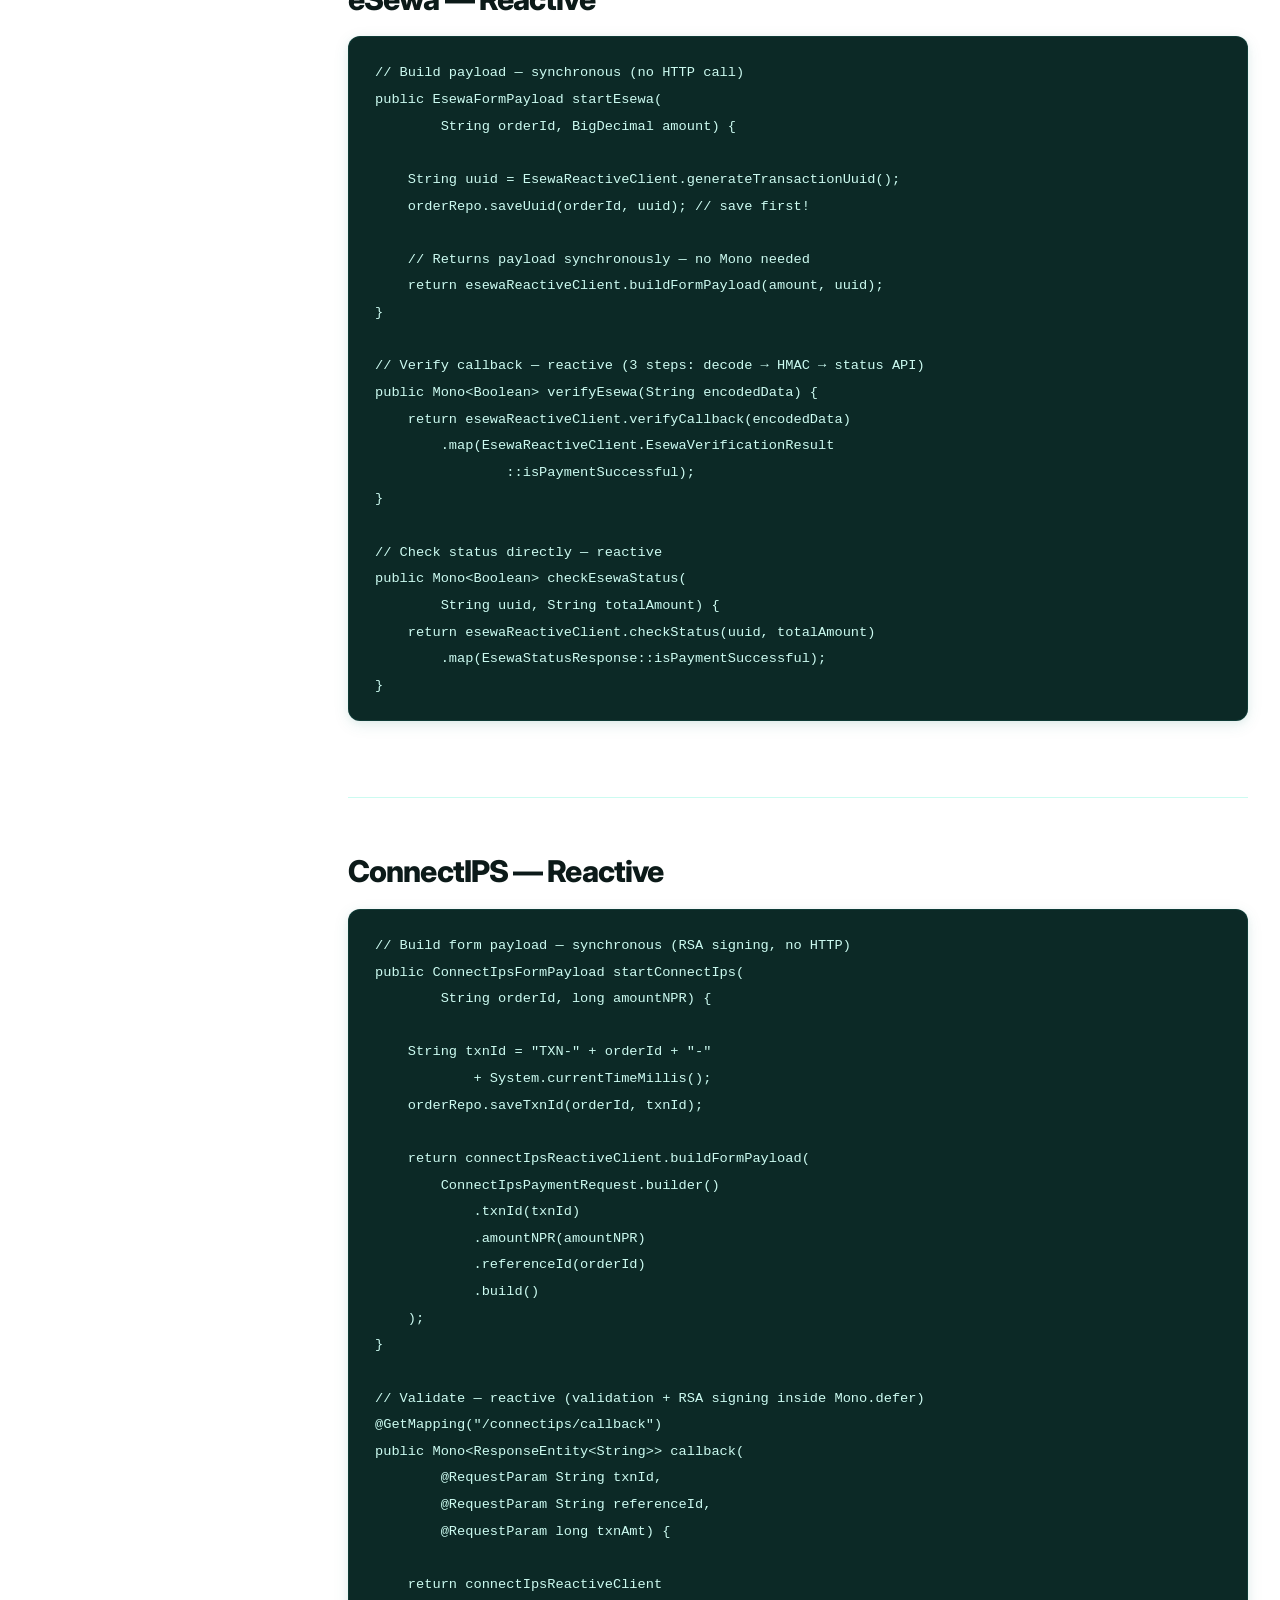
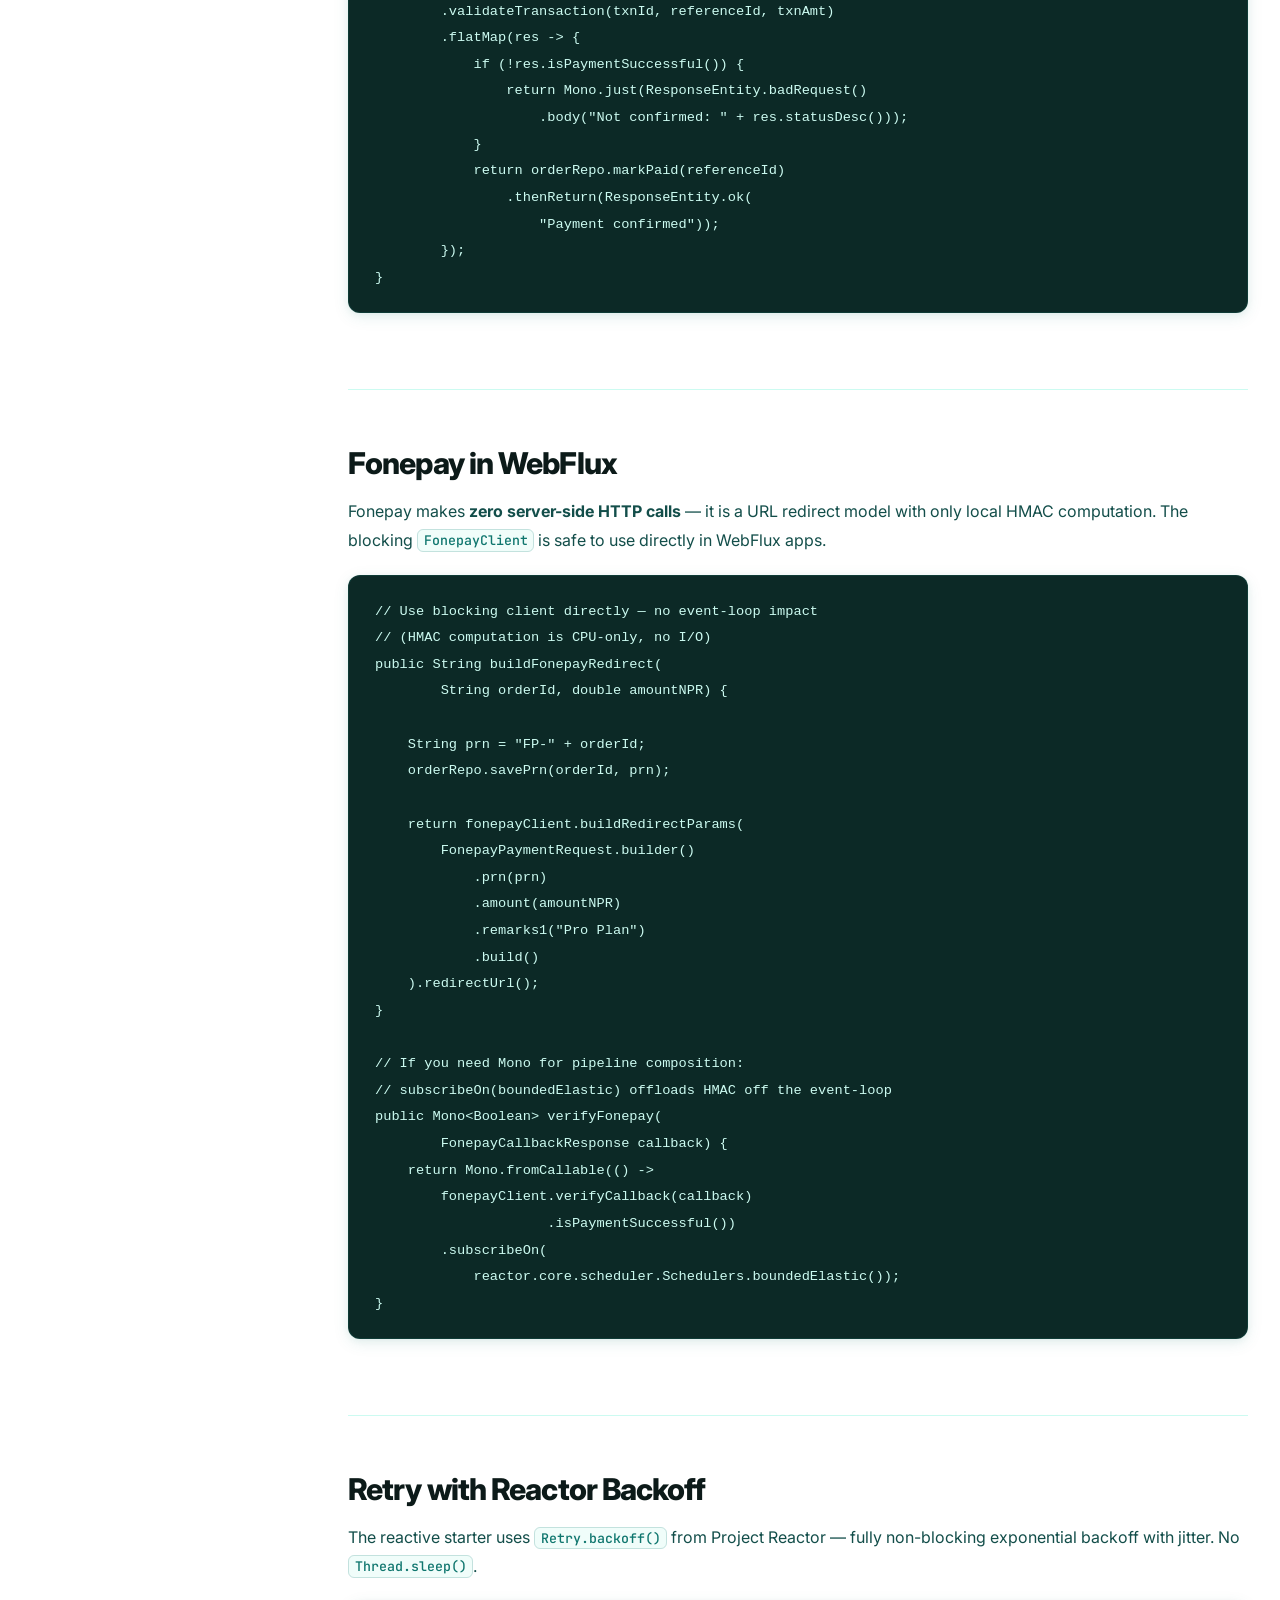
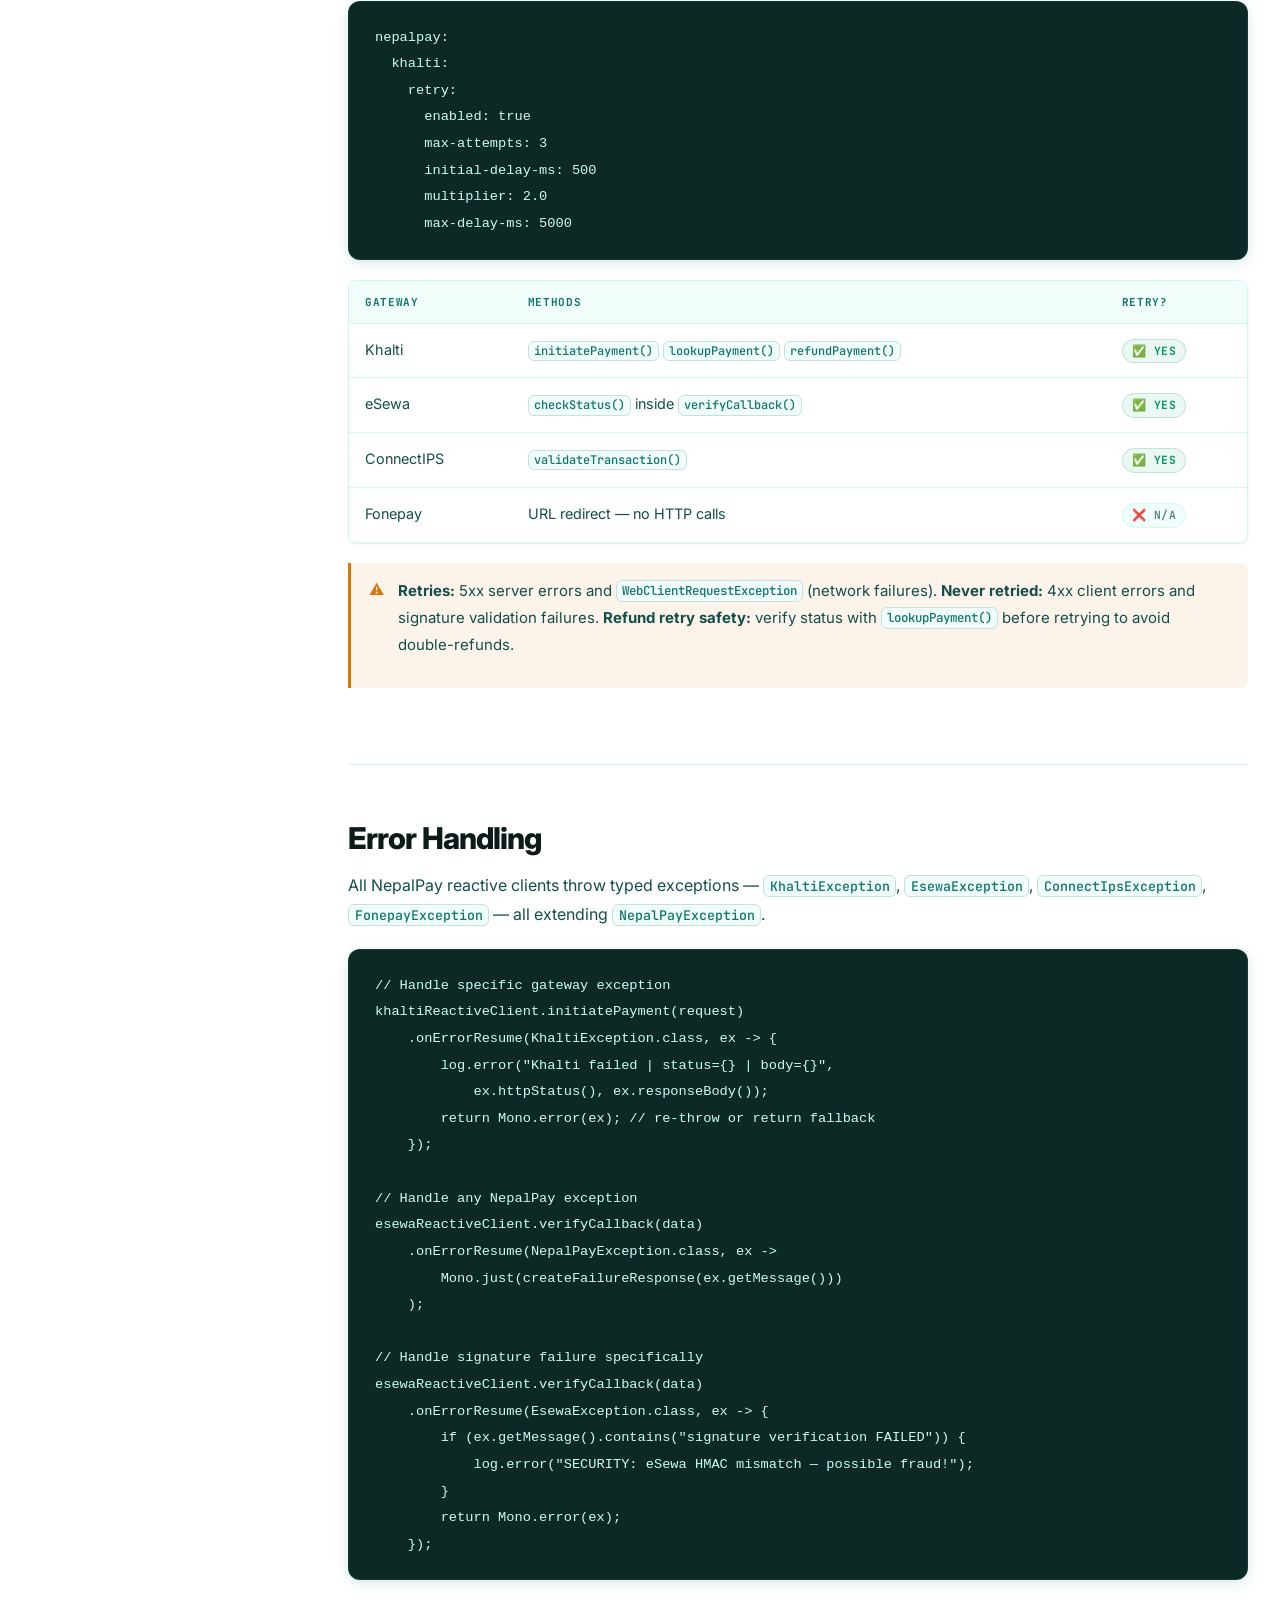
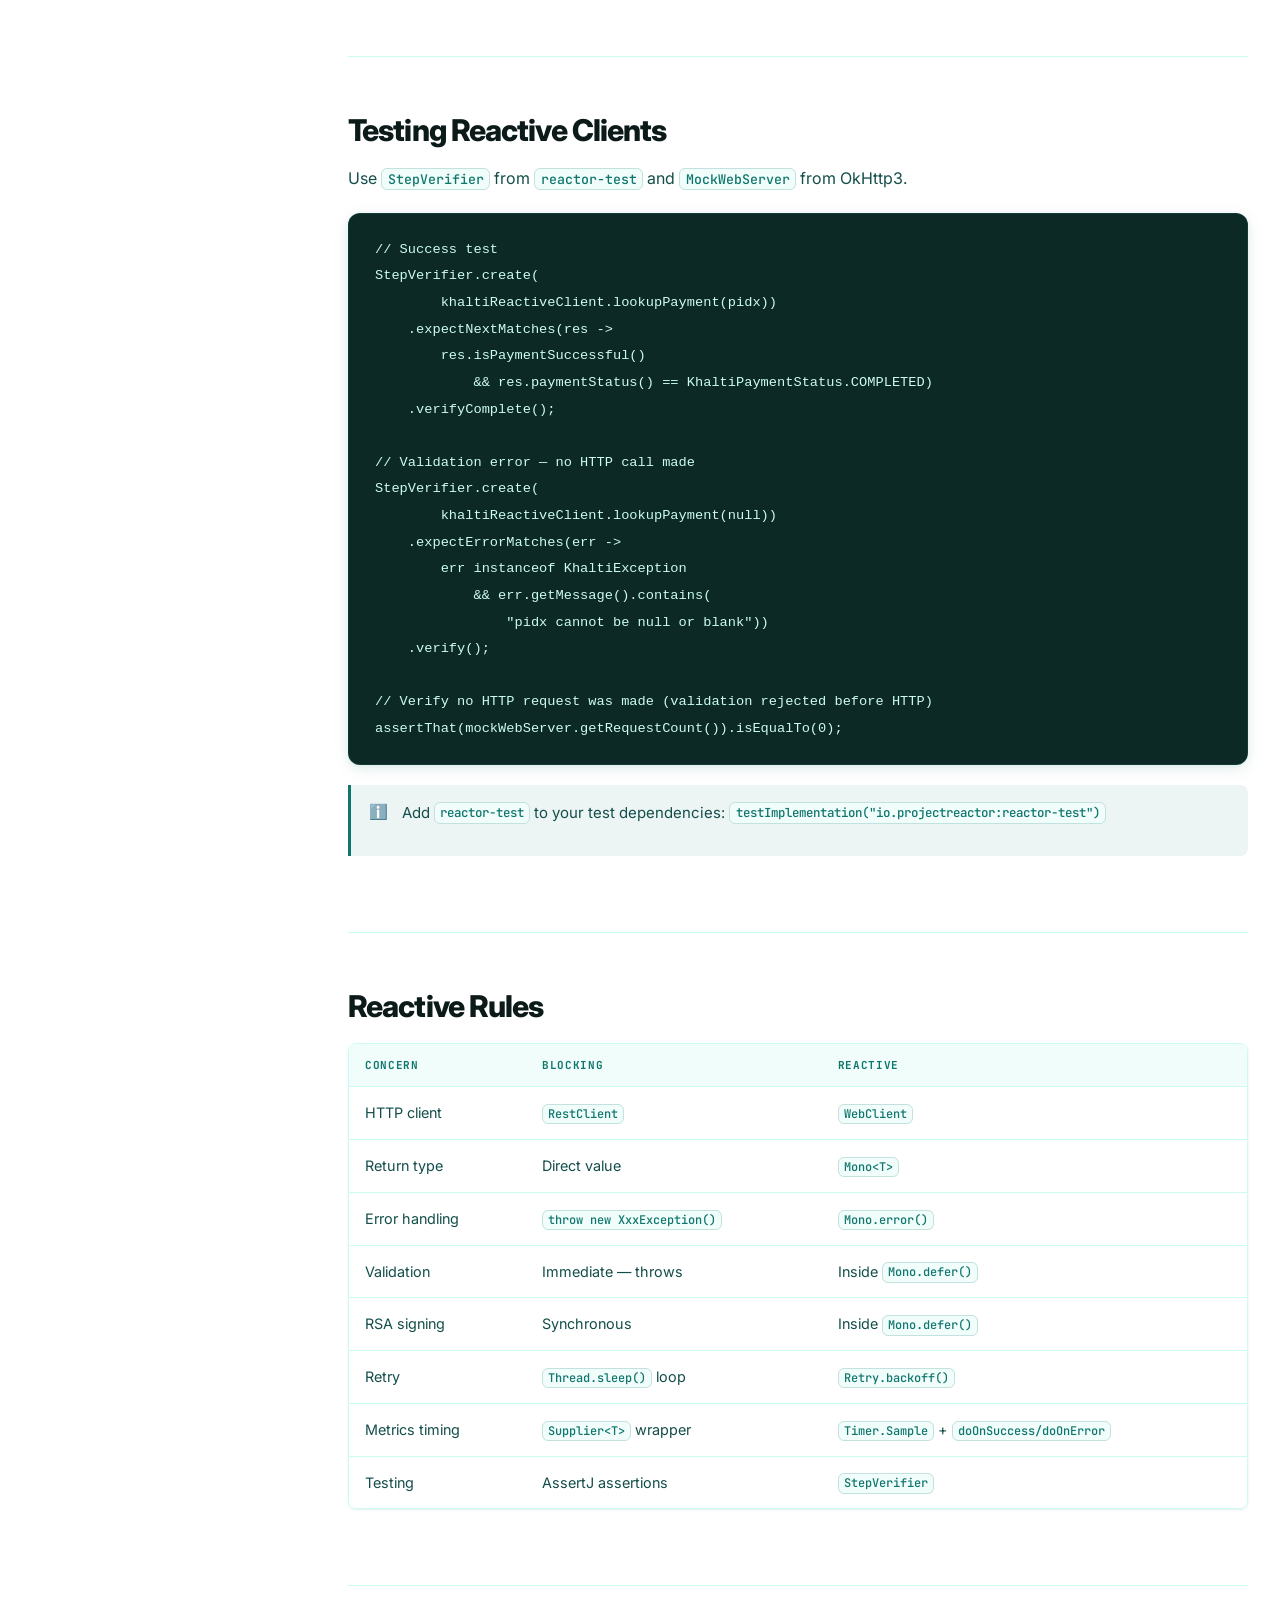
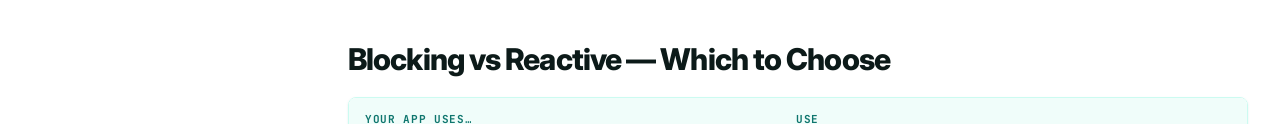
<file: docs/reactive.html>
<!DOCTYPE html>
<html lang="en" data-theme="light">
<head>
    <meta charset="UTF-8">
    <meta name="viewport" content="width=device-width, initial-scale=1.0">
    <title>Reactive (WebFlux) — NepalPay</title>
    <meta name="description"
          content="NepalPay reactive starter for Spring WebFlux. Non-blocking Mono responses, Reactor retry, and reactive health indicators.">
    <link rel="stylesheet" href="./css/styles.css">
    <script>
        (function () {
            try {
                var s = localStorage.getItem('np-theme');
                var d = window.matchMedia('(prefers-color-scheme: dark)').matches ? 'dark' : 'light';
                document.documentElement.setAttribute('data-theme', s || d);
            } catch (e) {}
        }());
    </script>
</head>
<body>

<div class="page-hero page-nav">
    <nav class="topnav">
        <div class="topnav-inner">
            <a class="nav-brand" href="index.html">
                <span class="nav-brand-flag">🇳🇵</span>
                <span class="nav-brand-name">NepalPay</span>
            </a>
            <div class="nav-links">
                <a href="getting-started.html">Getting Started</a>
                <a href="khalti.html">Khalti</a>
                <a href="esewa.html">eSewa</a>
                <a href="connectips.html">ConnectIPS</a>
                <a href="fonepay.html">Fonepay</a>
                <a href="reactive.html" class="active">Reactive</a>
                <a href="configuration.html">Config</a>
                <a href="security.html">Security</a>
            </div>
            <div class="nav-right">
                <button class="theme-toggle"
                        onclick="toggleTheme()"
                        aria-label="Toggle dark mode">
                    <span class="i-moon">🌙</span>
                    <span class="i-sun">☀️</span>
                </button>
                <a class="nav-cta"
                   href="https://github.com/sujankim/nepal-pay-spring-boot-starter"
                   target="_blank" rel="noopener">GitHub ↗</a>
            </div>
        </div>
    </nav>

    <div class="page-header-body">
        <div class="page-header-left">
            <div class="page-version-pill">✅ v1.2.1</div>
            <h1>Reactive (WebFlux)</h1>
            <p>
                Non-blocking <code>Mono&lt;T&gt;</code> responses via
                Spring WebClient. All validation inside
                <code>Mono.defer()</code>. Reactor retry with
                exponential backoff. Reactive health indicators.
            </p>
        </div>
    </div>
</div>

<div class="docs-wrapper">

    <aside class="sidebar">
        <nav class="sidebar-nav">
            <div class="sidebar-group-label">Why Reactive</div>
            <a href="#why">Why a Reactive Starter</a>
            <a href="#how-it-works">How It Works</a>
            <div class="sidebar-group-label">Install</div>
            <a href="#install">Install</a>
            <a href="#configure">Configure</a>
            <a href="#inject">Inject Clients</a>
            <div class="sidebar-group-label">Clients</div>
            <a href="#khalti">Khalti — Reactive</a>
            <a href="#esewa">eSewa — Reactive</a>
            <a href="#connectips">ConnectIPS — Reactive</a>
            <a href="#fonepay">Fonepay in WebFlux</a>
            <div class="sidebar-group-label">Features</div>
            <a href="#retry">Retry</a>
            <a href="#error-handling">Error Handling</a>
            <a href="#testing">Testing</a>
            <div class="sidebar-group-label">Reference</div>
            <a href="#rules">Reactive Rules</a>
            <a href="#blocking-vs-reactive">Blocking vs Reactive</a>
        </nav>
    </aside>

    <article class="docs-content">

        <!-- Why Reactive -->
        <section id="why">
            <h2>Why a Reactive Starter</h2>

            <p>
                Spring WebFlux applications run on a small,
                fixed thread pool managed by Reactor Netty.
                Blocking HTTP calls on these threads stall the
                entire application.
            </p>

            <p>
                The blocking starters use <code>RestClient</code>
                — which blocks a thread per request.
                In a WebFlux app this would exhaust the event-loop
                threads under load.
            </p>

            <p>
                The reactive starter uses <code>WebClient</code>
                which returns <code>Mono&lt;T&gt;</code> and never
                blocks a thread. The event loop is free to handle
                other requests while waiting for the gateway response.
            </p>

            <div class="callout callout-success">
                <span class="callout-icon">✅</span>
                <p>
                    The reactive starter uses the <strong>identical
                    <code>nepalpay.*</code> YAML configuration</strong>
                    as the blocking starters. Only the artifact name
                    and injected bean types differ.
                </p>
            </div>
        </section>

        <!-- How It Works -->
        <section id="how-it-works">
            <h2>How It Works</h2>

            <div class="callout callout-info">
                <span class="callout-icon">ℹ️</span>
                <p>
                    <strong>All validation is inside
                        <code>Mono.defer()</code>.</strong>
                    This is the critical reactive rule — if validation
                    throws outside the pipeline, it bypasses
                    <code>onErrorResume</code> and all other reactive
                    error handlers. NepalPay wraps all validation,
                    RSA signing, and HMAC operations inside
                    <code>Mono.defer()</code> so every error is
                    emitted as a reactive signal.
                </p>
            </div>

            <pre><code>// ✅ Correct — validation inside Mono.defer()
public Mono&lt;KhaltiInitiateResponse&gt; initiatePayment(
        KhaltiInitiateRequest request) {
    return Mono.defer(() -&gt; {
        try {
            validateRequest(request);   // throws inside defer
        } catch (KhaltiException e) {
            return Mono.error(e);       // emitted as signal
        }
        return webClient.post()...;
    });
}

// ❌ Wrong — throws outside pipeline, bypasses all error handlers
public Mono&lt;KhaltiInitiateResponse&gt; initiatePayment(
        KhaltiInitiateRequest request) {
    validateRequest(request);           // throws here — not reactive
    return webClient.post()...;
}</code></pre>
        </section>

        <!-- Install -->
        <section id="install">
            <h2>Install</h2>

            <div class="tabs">
                <button class="tab-btn active"
                        onclick="showTab('maven', this)">Maven</button>
                <button class="tab-btn"
                        onclick="showTab('gradle', this)">Gradle</button>
                <button class="tab-btn"
                        onclick="showTab('kts', this)">Kotlin DSL</button>
            </div>

            <div id="tab-maven" class="tab-pane active">
                <pre><code>&lt;!-- Reactive starter for Khalti, eSewa, ConnectIPS --&gt;
&lt;dependency&gt;
    &lt;groupId&gt;io.github.sujankim&lt;/groupId&gt;
    &lt;artifactId&gt;nepal-pay-spring-boot-reactive-starter&lt;/artifactId&gt;
    &lt;version&gt;1.2.0&lt;/version&gt;
&lt;/dependency&gt;

&lt;!-- Add ONLY if you also need FonepayClient --&gt;
&lt;!-- Boot 3.2+ / Java 17+ --&gt;
&lt;dependency&gt;
    &lt;groupId&gt;io.github.sujankim&lt;/groupId&gt;
    &lt;artifactId&gt;nepal-pay-spring-boot-3-starter&lt;/artifactId&gt;
    &lt;version&gt;1.2.0&lt;/version&gt;
&lt;/dependency&gt;

&lt;!-- OR Boot 4.x / Java 21+ --&gt;
&lt;dependency&gt;
    &lt;groupId&gt;io.github.sujankim&lt;/groupId&gt;
    &lt;artifactId&gt;nepal-pay-spring-boot-4-starter&lt;/artifactId&gt;
    &lt;version&gt;1.2.0&lt;/version&gt;
&lt;/dependency&gt;</code></pre>
            </div>

            <div id="tab-gradle" class="tab-pane">
                <pre><code>// Reactive starter
implementation 'io.github.sujankim:nepal-pay-spring-boot-reactive-starter:1.2.1'

// Add blocking starter ONLY if you also need FonepayClient
implementation 'io.github.sujankim:nepal-pay-spring-boot-3-starter:1.2.1'</code></pre>
            </div>

            <div id="tab-kts" class="tab-pane">
                <pre><code>// Reactive starter
implementation("io.github.sujankim:nepal-pay-spring-boot-reactive-starter:1.2.1")

// Add blocking starter ONLY if you also need FonepayClient
implementation("io.github.sujankim:nepal-pay-spring-boot-3-starter:1.2.1")</code></pre>
            </div>

            <div class="callout callout-info">
                <span class="callout-icon">ℹ️</span>
                <p>
                    Fonepay makes zero server-side HTTP calls (URL redirect only),
                    so you only need a blocking starter alongside the reactive
                    starter if you use Fonepay. Choose the blocking starter that
                    matches your Spring Boot version:
                </p>
                <ul style="margin-top:0.5rem;margin-left:1.25rem">
                    <li>
                        <strong>Spring Boot 3.2+ / Java 17+</strong> →
                        <code>nepal-pay-spring-boot-3-starter</code>
                    </li>
                    <li>
                        <strong>Spring Boot 4.x / Java 21+</strong> →
                        <code>nepal-pay-spring-boot-4-starter</code>
                    </li>
                </ul>
                <p style="margin-top:0.5rem">
                    Both share the same <code>nepalpay.*</code> YAML —
                    no duplicate configuration needed.
                </p>
            </div>
        </section>

        <!-- Configure -->
        <section id="configure">
            <h2>Configure</h2>

            <p>
                Identical YAML to the blocking starters.
                No extra reactive-specific properties needed.
            </p>

            <pre><code>nepalpay:
  khalti:
    secret-key:  ${KHALTI_SECRET_KEY}
    return-url:  ${KHALTI_RETURN_URL}
    website-url: ${YOUR_WEBSITE_URL}
    sandbox: true
    retry:
      enabled: true
      max-attempts: 3
      initial-delay-ms: 500
      multiplier: 2.0
      max-delay-ms: 5000

  esewa:
    secret-key:   ${ESEWA_SECRET_KEY}
    product-code: ${ESEWA_PRODUCT_CODE}
    success-url:  ${ESEWA_SUCCESS_URL}
    failure-url:  ${ESEWA_FAILURE_URL}
    sandbox: true

  connectips:
    merchant-id:  ${CONNECTIPS_MERCHANT_ID}
    app-id:       ${CONNECTIPS_APP_ID}
    app-name:     ${CONNECTIPS_APP_NAME}
    app-password: ${CONNECTIPS_APP_PASSWORD}
    pfx-path:     ${CONNECTIPS_PFX_PATH}
    pfx-password: ${CONNECTIPS_PFX_PASSWORD}
    timeout-seconds: 30
    sandbox: true

  # Metrics and health — opt-out
  metrics:
    enabled: true
  health:
    enabled: true</code></pre>
        </section>

        <!-- Inject -->
        <section id="inject">
            <h2>Inject Clients</h2>

            <pre><code>@Service
@RequiredArgsConstructor
public class ReactivePaymentService {

    // From reactive starter — all return Mono&lt;T&gt;
    private final KhaltiReactiveClient     khaltiReactiveClient;
    private final EsewaReactiveClient      esewaReactiveClient;
    private final ConnectIpsReactiveClient connectIpsReactiveClient;

    // From blocking starter — Fonepay makes no HTTP calls
    // Works safely in reactive apps — no event-loop blocking
    private final FonepayClient fonepayClient;
}</code></pre>

            <div class="callout callout-success">
                <span class="callout-icon">✅</span>
                <p>
                    Zero <code>@Bean</code> · Zero
                    <code>@EnableNepalPay</code> · Zero configuration
                    classes. Spring Boot auto-configures all clients
                    when credentials are present in
                    <code>application.yml</code>.
                </p>
            </div>
        </section>

        <!-- Khalti -->
        <section id="khalti">
            <h2>Khalti — Reactive</h2>

            <pre><code>// Initiate payment
public Mono&lt;String&gt; initiateKhalti(
        String orderId, long amountNPR) {

    return khaltiReactiveClient.initiatePayment(
        KhaltiInitiateRequest.builder()
            .amount(amountNPR * 100L)   // NPR → paisa
            .purchaseOrderId(orderId)
            .purchaseOrderName("Pro Plan")
            .build()
    )
    // doOnNext for side effects — save pidx before continuing
    .doOnNext(res -&gt; orderRepo.savePidx(orderId, res.pidx()))
    .map(KhaltiInitiateResponse::paymentUrl);
}

// Lookup and verify — with amount validation
public Mono&lt;Boolean&gt; verifyKhalti(String pidx) {
    return khaltiReactiveClient.lookupPayment(pidx)
        .flatMap(lookup -&gt; {
            if (!lookup.isPaymentSuccessful()) {
                return Mono.just(false);
            }
            String orderId = orderRepo.findOrderByPidx(pidx);
            long expectedPaisa = orderRepo.getAmountPaisa(orderId);
            if (!lookup.isAmountValid(expectedPaisa)) {
                log.error("Amount mismatch | pidx={}", pidx);
                return Mono.just(false);
            }
            return orderRepo.markPaid(
                orderId, lookup.transactionId()
            ).thenReturn(true);
        });
}

// Full refund
public Mono&lt;Boolean&gt; refundKhalti(String transactionId) {
    return khaltiReactiveClient.refundPayment(transactionId)
        .map(KhaltiRefundResponse::isRefundSuccessful);
}

// Partial refund — NPR 50 = 5000 paisa
public Mono&lt;Boolean&gt; partialRefundKhalti(
        String transactionId, long amountPaisa) {
    return khaltiReactiveClient
        .refundPayment(transactionId, amountPaisa)
        .map(KhaltiRefundResponse::isRefundSuccessful);
}</code></pre>
        </section>

        <!-- eSewa -->
        <section id="esewa">
            <h2>eSewa — Reactive</h2>

            <pre><code>// Build payload — synchronous (no HTTP call)
public EsewaFormPayload startEsewa(
        String orderId, BigDecimal amount) {

    String uuid = EsewaReactiveClient.generateTransactionUuid();
    orderRepo.saveUuid(orderId, uuid); // save first!

    // Returns payload synchronously — no Mono needed
    return esewaReactiveClient.buildFormPayload(amount, uuid);
}

// Verify callback — reactive (3 steps: decode → HMAC → status API)
public Mono&lt;Boolean&gt; verifyEsewa(String encodedData) {
    return esewaReactiveClient.verifyCallback(encodedData)
        .map(EsewaReactiveClient.EsewaVerificationResult
                ::isPaymentSuccessful);
}

// Check status directly — reactive
public Mono&lt;Boolean&gt; checkEsewaStatus(
        String uuid, String totalAmount) {
    return esewaReactiveClient.checkStatus(uuid, totalAmount)
        .map(EsewaStatusResponse::isPaymentSuccessful);
}</code></pre>
        </section>

        <!-- ConnectIPS -->
        <section id="connectips">
            <h2>ConnectIPS — Reactive</h2>

            <pre><code>// Build form payload — synchronous (RSA signing, no HTTP)
public ConnectIpsFormPayload startConnectIps(
        String orderId, long amountNPR) {

    String txnId = "TXN-" + orderId + "-"
            + System.currentTimeMillis();
    orderRepo.saveTxnId(orderId, txnId);

    return connectIpsReactiveClient.buildFormPayload(
        ConnectIpsPaymentRequest.builder()
            .txnId(txnId)
            .amountNPR(amountNPR)
            .referenceId(orderId)
            .build()
    );
}

// Validate — reactive (validation + RSA signing inside Mono.defer)
@GetMapping("/connectips/callback")
public Mono&lt;ResponseEntity&lt;String&gt;&gt; callback(
        @RequestParam String txnId,
        @RequestParam String referenceId,
        @RequestParam long txnAmt) {

    return connectIpsReactiveClient
        .validateTransaction(txnId, referenceId, txnAmt)
        .flatMap(res -&gt; {
            if (!res.isPaymentSuccessful()) {
                return Mono.just(ResponseEntity.badRequest()
                    .body("Not confirmed: " + res.statusDesc()));
            }
            return orderRepo.markPaid(referenceId)
                .thenReturn(ResponseEntity.ok(
                    "Payment confirmed"));
        });
}</code></pre>
        </section>

        <!-- Fonepay -->
        <section id="fonepay">
            <h2>Fonepay in WebFlux</h2>

            <p>
                Fonepay makes <strong>zero server-side HTTP calls</strong>
                — it is a URL redirect model with only local HMAC
                computation. The blocking <code>FonepayClient</code>
                is safe to use directly in WebFlux apps.
            </p>

            <pre><code>// Use blocking client directly — no event-loop impact
// (HMAC computation is CPU-only, no I/O)
public String buildFonepayRedirect(
        String orderId, double amountNPR) {

    String prn = "FP-" + orderId;
    orderRepo.savePrn(orderId, prn);

    return fonepayClient.buildRedirectParams(
        FonepayPaymentRequest.builder()
            .prn(prn)
            .amount(amountNPR)
            .remarks1("Pro Plan")
            .build()
    ).redirectUrl();
}

// If you need Mono for pipeline composition:
// subscribeOn(boundedElastic) offloads HMAC off the event-loop
public Mono&lt;Boolean&gt; verifyFonepay(
        FonepayCallbackResponse callback) {
    return Mono.fromCallable(() -&gt;
        fonepayClient.verifyCallback(callback)
                     .isPaymentSuccessful())
        .subscribeOn(
            reactor.core.scheduler.Schedulers.boundedElastic());
}</code></pre>
        </section>

        <!-- Retry -->
        <section id="retry">
            <h2>Retry with Reactor Backoff</h2>

            <p>
                The reactive starter uses
                <code>Retry.backoff()</code> from Project Reactor —
                fully non-blocking exponential backoff with jitter.
                No <code>Thread.sleep()</code>.
            </p>

            <pre><code>nepalpay:
  khalti:
    retry:
      enabled: true
      max-attempts: 3
      initial-delay-ms: 500
      multiplier: 2.0
      max-delay-ms: 5000</code></pre>

            <div class="table-wrap">
                <table>
                    <thead>
                    <tr>
                        <th>Gateway</th>
                        <th>Methods</th>
                        <th>Retry?</th>
                    </tr>
                    </thead>
                    <tbody>
                    <tr>
                        <td>Khalti</td>
                        <td>
                            <code>initiatePayment()</code>
                            <code>lookupPayment()</code>
                            <code>refundPayment()</code>
                        </td>
                        <td><span class="pill pill-ok">✅ Yes</span></td>
                    </tr>
                    <tr>
                        <td>eSewa</td>
                        <td><code>checkStatus()</code> inside
                            <code>verifyCallback()</code></td>
                        <td><span class="pill pill-ok">✅ Yes</span></td>
                    </tr>
                    <tr>
                        <td>ConnectIPS</td>
                        <td><code>validateTransaction()</code></td>
                        <td><span class="pill pill-ok">✅ Yes</span></td>
                    </tr>
                    <tr>
                        <td>Fonepay</td>
                        <td>URL redirect — no HTTP calls</td>
                        <td><span class="pill pill-gray">❌ N/A</span></td>
                    </tr>
                    </tbody>
                </table>
            </div>

            <div class="callout callout-warning">
                <span class="callout-icon">⚠️</span>
                <p>
                    <strong>Retries:</strong> 5xx server errors
                    and <code>WebClientRequestException</code>
                    (network failures).
                    <strong>Never retried:</strong> 4xx client errors
                    and signature validation failures.
                    <strong>Refund retry safety:</strong> verify status
                    with <code>lookupPayment()</code> before retrying
                    to avoid double-refunds.
                </p>
            </div>
        </section>

        <!-- Error Handling -->
        <section id="error-handling">
            <h2>Error Handling</h2>

            <p>
                All NepalPay reactive clients throw typed exceptions —
                <code>KhaltiException</code>, <code>EsewaException</code>,
                <code>ConnectIpsException</code>,
                <code>FonepayException</code> — all extending
                <code>NepalPayException</code>.
            </p>

            <pre><code>// Handle specific gateway exception
khaltiReactiveClient.initiatePayment(request)
    .onErrorResume(KhaltiException.class, ex -&gt; {
        log.error("Khalti failed | status={} | body={}",
            ex.httpStatus(), ex.responseBody());
        return Mono.error(ex); // re-throw or return fallback
    });

// Handle any NepalPay exception
esewaReactiveClient.verifyCallback(data)
    .onErrorResume(NepalPayException.class, ex -&gt;
        Mono.just(createFailureResponse(ex.getMessage()))
    );

// Handle signature failure specifically
esewaReactiveClient.verifyCallback(data)
    .onErrorResume(EsewaException.class, ex -&gt; {
        if (ex.getMessage().contains("signature verification FAILED")) {
            log.error("SECURITY: eSewa HMAC mismatch — possible fraud!");
        }
        return Mono.error(ex);
    });</code></pre>
        </section>

        <!-- Testing -->
        <section id="testing">
            <h2>Testing Reactive Clients</h2>

            <p>
                Use <code>StepVerifier</code> from
                <code>reactor-test</code> and
                <code>MockWebServer</code> from OkHttp3.
            </p>

            <pre><code>// Success test
StepVerifier.create(
        khaltiReactiveClient.lookupPayment(pidx))
    .expectNextMatches(res -&gt;
        res.isPaymentSuccessful()
            && res.paymentStatus() == KhaltiPaymentStatus.COMPLETED)
    .verifyComplete();

// Validation error — no HTTP call made
StepVerifier.create(
        khaltiReactiveClient.lookupPayment(null))
    .expectErrorMatches(err -&gt;
        err instanceof KhaltiException
            && err.getMessage().contains(
                "pidx cannot be null or blank"))
    .verify();

// Verify no HTTP request was made (validation rejected before HTTP)
assertThat(mockWebServer.getRequestCount()).isEqualTo(0);</code></pre>

            <div class="callout callout-info">
                <span class="callout-icon">ℹ️</span>
                <p>
                    Add <code>reactor-test</code> to your test
                    dependencies:
                    <code>testImplementation("io.projectreactor:reactor-test")</code>
                </p>
            </div>
        </section>

        <!-- Reactive Rules -->
        <section id="rules">
            <h2>Reactive Rules</h2>

            <div class="table-wrap">
                <table>
                    <thead>
                    <tr>
                        <th>Concern</th>
                        <th>Blocking</th>
                        <th>Reactive</th>
                    </tr>
                    </thead>
                    <tbody>
                    <tr>
                        <td>HTTP client</td>
                        <td><code>RestClient</code></td>
                        <td><code>WebClient</code></td>
                    </tr>
                    <tr>
                        <td>Return type</td>
                        <td>Direct value</td>
                        <td><code>Mono&lt;T&gt;</code></td>
                    </tr>
                    <tr>
                        <td>Error handling</td>
                        <td><code>throw new XxxException()</code></td>
                        <td><code>Mono.error()</code></td>
                    </tr>
                    <tr>
                        <td>Validation</td>
                        <td>Immediate — throws</td>
                        <td>Inside <code>Mono.defer()</code></td>
                    </tr>
                    <tr>
                        <td>RSA signing</td>
                        <td>Synchronous</td>
                        <td>Inside <code>Mono.defer()</code></td>
                    </tr>
                    <tr>
                        <td>Retry</td>
                        <td><code>Thread.sleep()</code> loop</td>
                        <td><code>Retry.backoff()</code></td>
                    </tr>
                    <tr>
                        <td>Metrics timing</td>
                        <td><code>Supplier&lt;T&gt;</code> wrapper</td>
                        <td><code>Timer.Sample</code> + <code>doOnSuccess/doOnError</code></td>
                    </tr>
                    <tr>
                        <td>Testing</td>
                        <td>AssertJ assertions</td>
                        <td><code>StepVerifier</code></td>
                    </tr>
                    </tbody>
                </table>
            </div>
        </section>

        <!-- Blocking vs Reactive -->
        <section id="blocking-vs-reactive">
            <h2>Blocking vs Reactive — Which to Choose</h2>

            <div class="table-wrap">
                <table>
                    <thead>
                    <tr>
                        <th>Your app uses…</th>
                        <th>Use</th>
                    </tr>
                    </thead>
                    <tbody>
                    <tr>
                        <td>Spring MVC (<code>@RestController</code> returning values directly)</td>
                        <td>Blocking starter — Boot 3 or Boot 4</td>
                    </tr>
                    <tr>
                        <td>Spring WebFlux (controllers returning <code>Mono</code>/<code>Flux</code>)</td>
                        <td>Reactive starter</td>
                    </tr>
                    <tr>
                        <td>Spring WebFlux + you need Fonepay</td>
                        <td>Reactive starter + matching Boot 3 or Boot 4 blocking starter</td>
                    </tr>
                    <tr>
                        <td>Not sure / just getting started</td>
                        <td>Blocking starter — simpler to reason about</td>
                    </tr>
                    </tbody>
                </table>
            </div>

            <div class="callout callout-success">
                <span class="callout-icon">✅</span>
                <p>
                    You can always start with the blocking starter
                    and migrate to reactive later by changing only
                    the artifact name.
                    The <code>nepalpay.*</code> YAML configuration
                    is identical between all starters.
                </p>
            </div>
        </section>

    </article>
</div>

<footer class="footer">
    <div class="footer-inner">
        <a class="footer-brand" href="index.html">🇳🇵 NepalPay</a>
        <div class="footer-links">
            <a href="index.html">Home</a>
            <a href="getting-started.html">Getting Started</a>
            <a href="khalti.html">Khalti</a>
            <a href="esewa.html">eSewa</a>
            <a href="connectips.html">ConnectIPS</a>
            <a href="fonepay.html">Fonepay</a>
            <a href="configuration.html">Config</a>
            <a href="security.html">Security</a>
            <a href="https://github.com/sujankim/nepal-pay-spring-boot-starter"
               target="_blank" rel="noopener">GitHub</a>
        </div>
        <p class="footer-copy">MIT © 2026 · Built for Nepal's developers 🇳🇵</p>
    </div>
</footer>

<script>
    function toggleTheme() {
        var r = document.documentElement;
        var c = r.getAttribute('data-theme') || 'light';
        var n = c === 'dark' ? 'light' : 'dark';
        r.setAttribute('data-theme', n);
        try { localStorage.setItem('np-theme', n); } catch (e) {}
    }

    function showTab(name, btn) {
        var ps = document.querySelectorAll('.tab-pane');
        var bs = document.querySelectorAll('.tab-btn');
        for (var i = 0; i < ps.length; i++) ps[i].classList.remove('active');
        for (var j = 0; j < bs.length; j++) bs[j].classList.remove('active');
        document.getElementById('tab-' + name).classList.add('active');
        btn.classList.add('active');
    }

    (function () {
        var links = document.querySelectorAll('.sidebar-nav a');
        var sections = document.querySelectorAll('.docs-content section');
        window.addEventListener('scroll', function () {
            var pos = window.scrollY + 100;
            sections.forEach(function (s) {
                if (s.offsetTop <= pos &&
                    s.offsetTop + s.offsetHeight > pos) {
                    links.forEach(function (l) { l.classList.remove('active'); });
                    var a = document.querySelector(
                        '.sidebar-nav a[href="#' + s.id + '"]');
                    if (a) a.classList.add('active');
                }
            });
        });
    }());
</script>
</body>
</html>
</file>
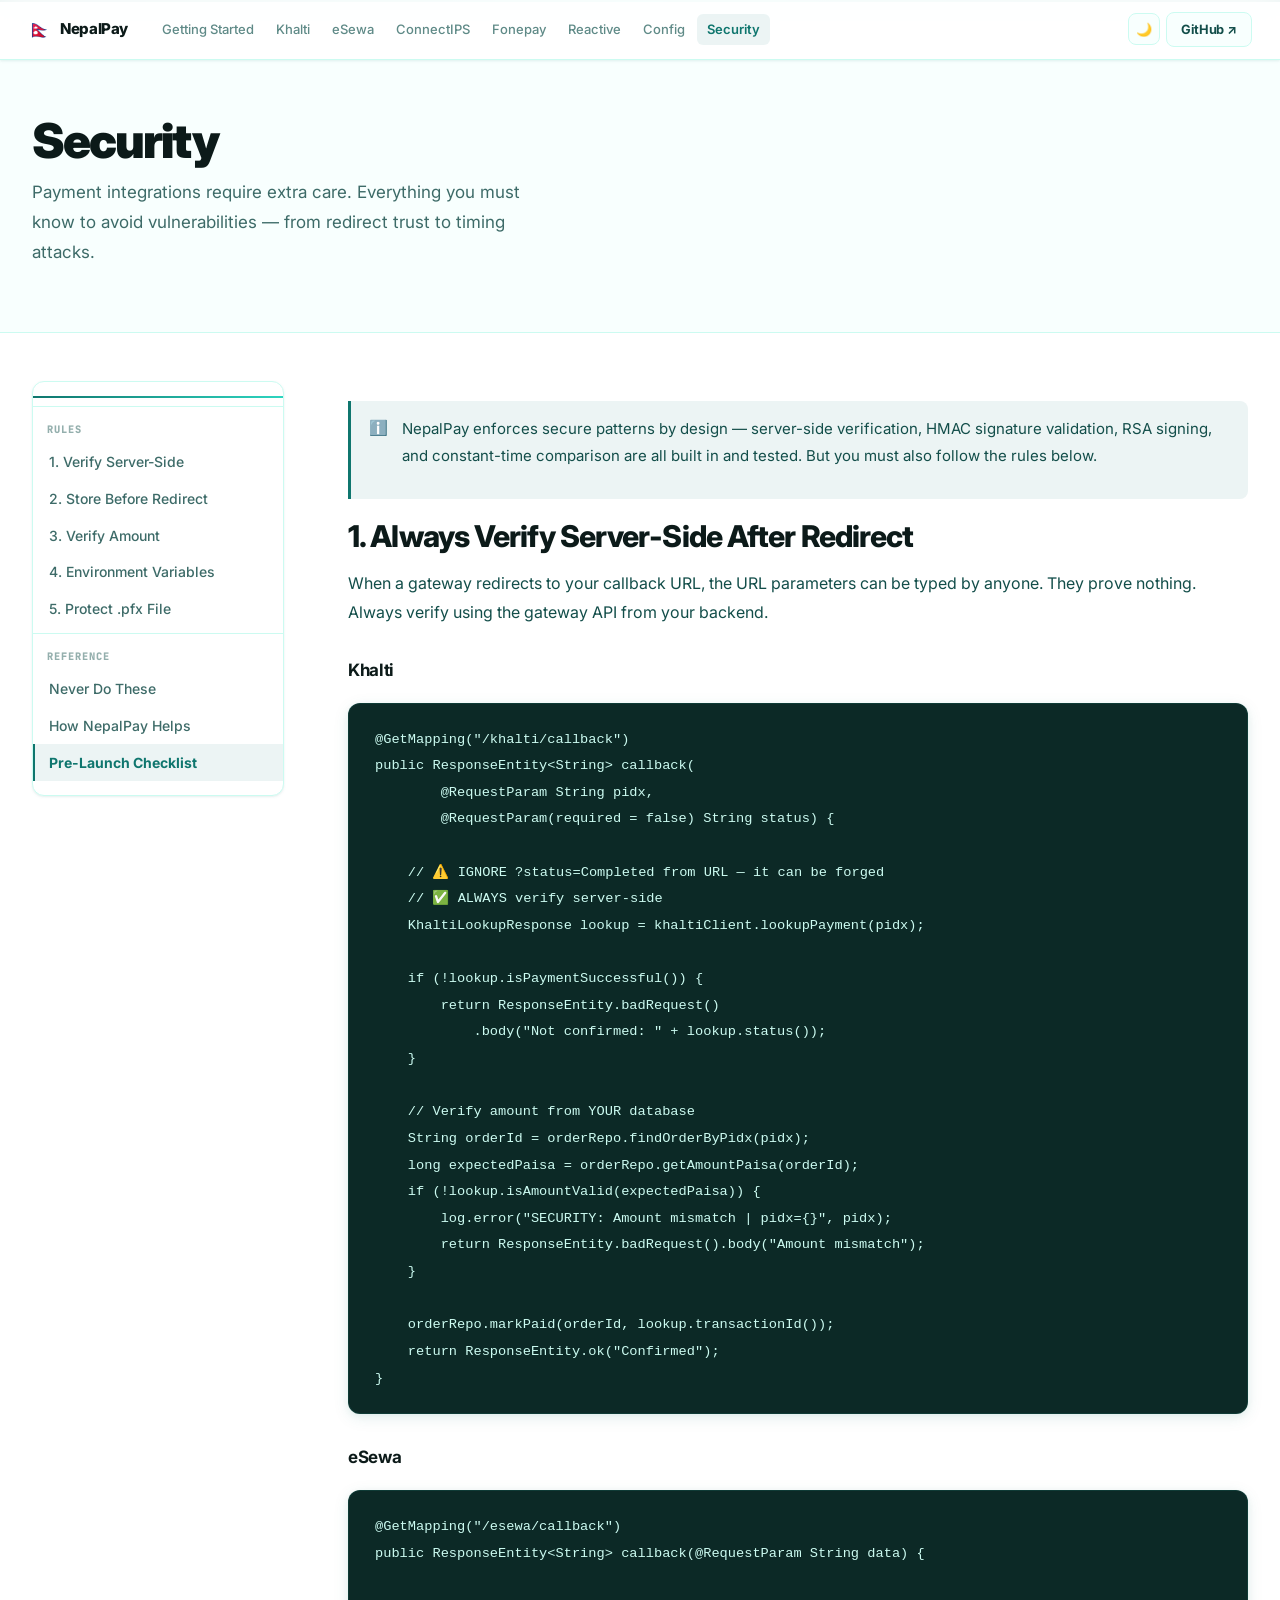
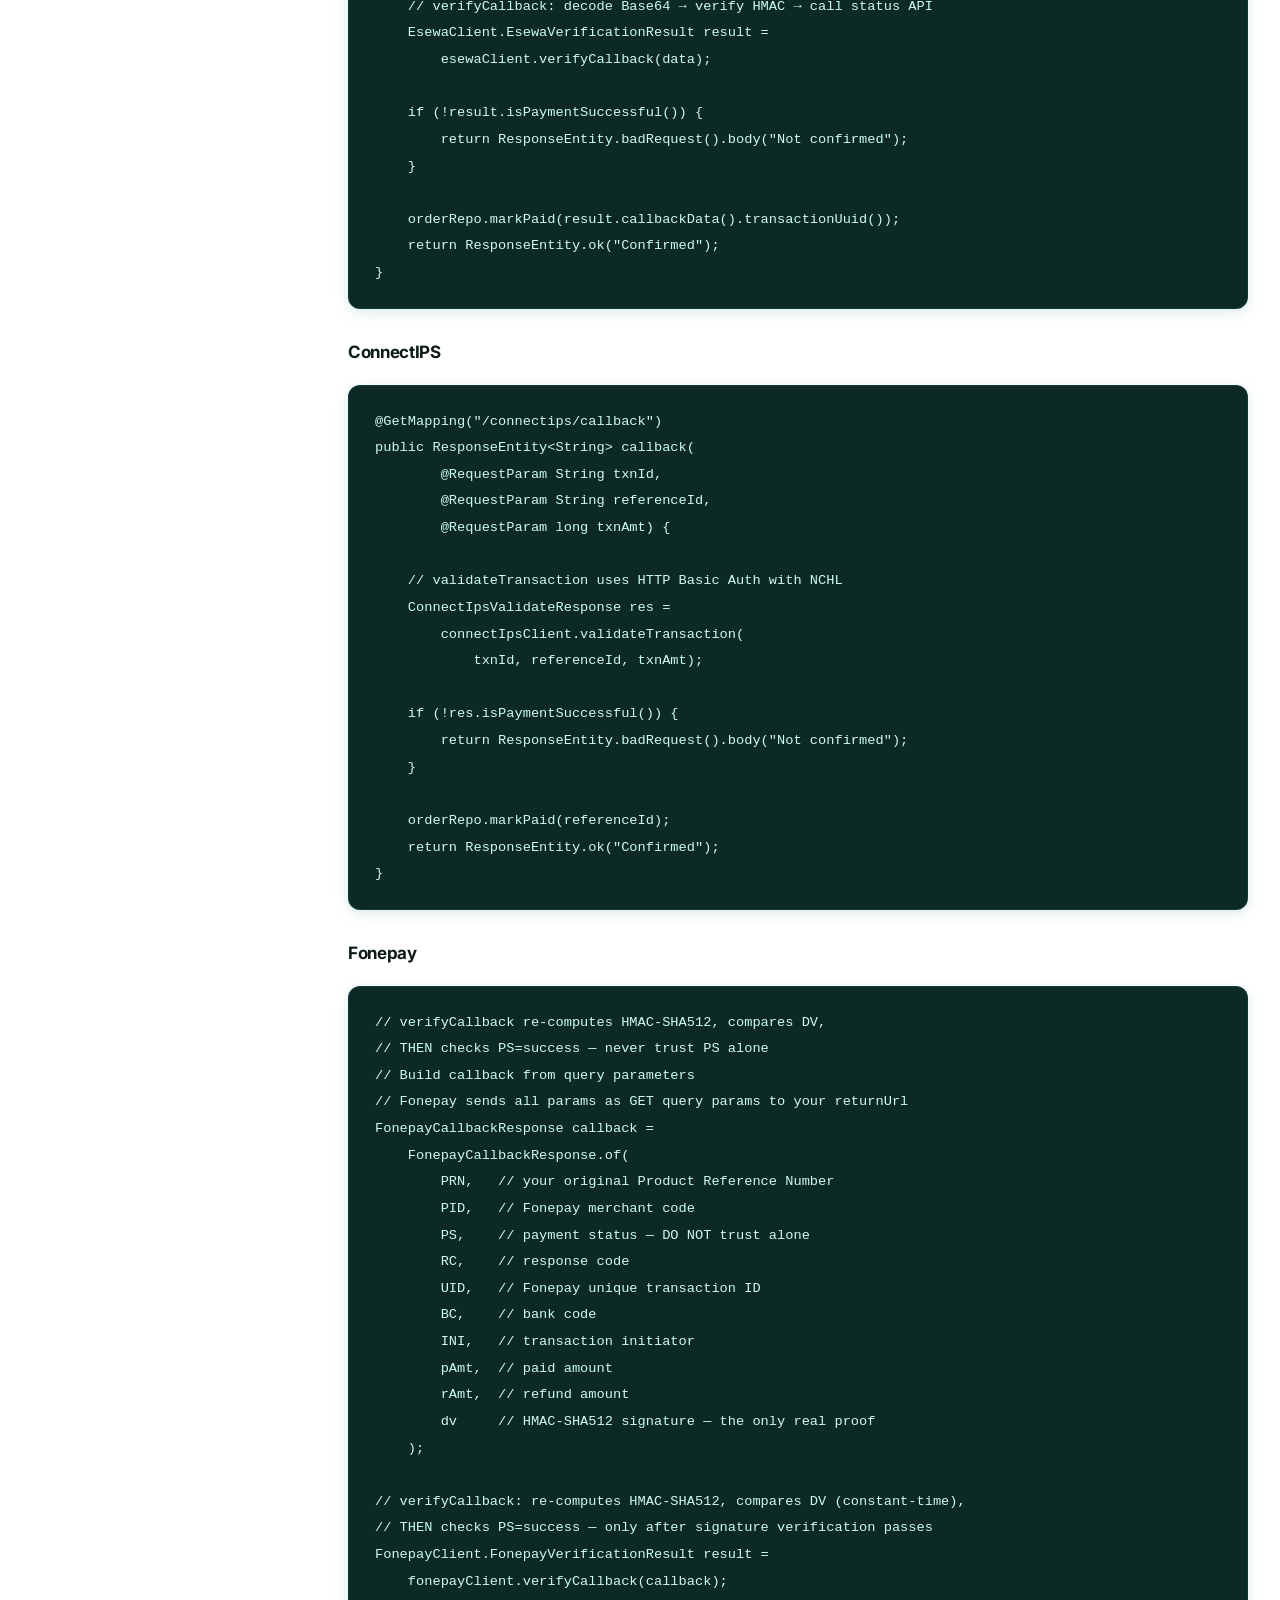
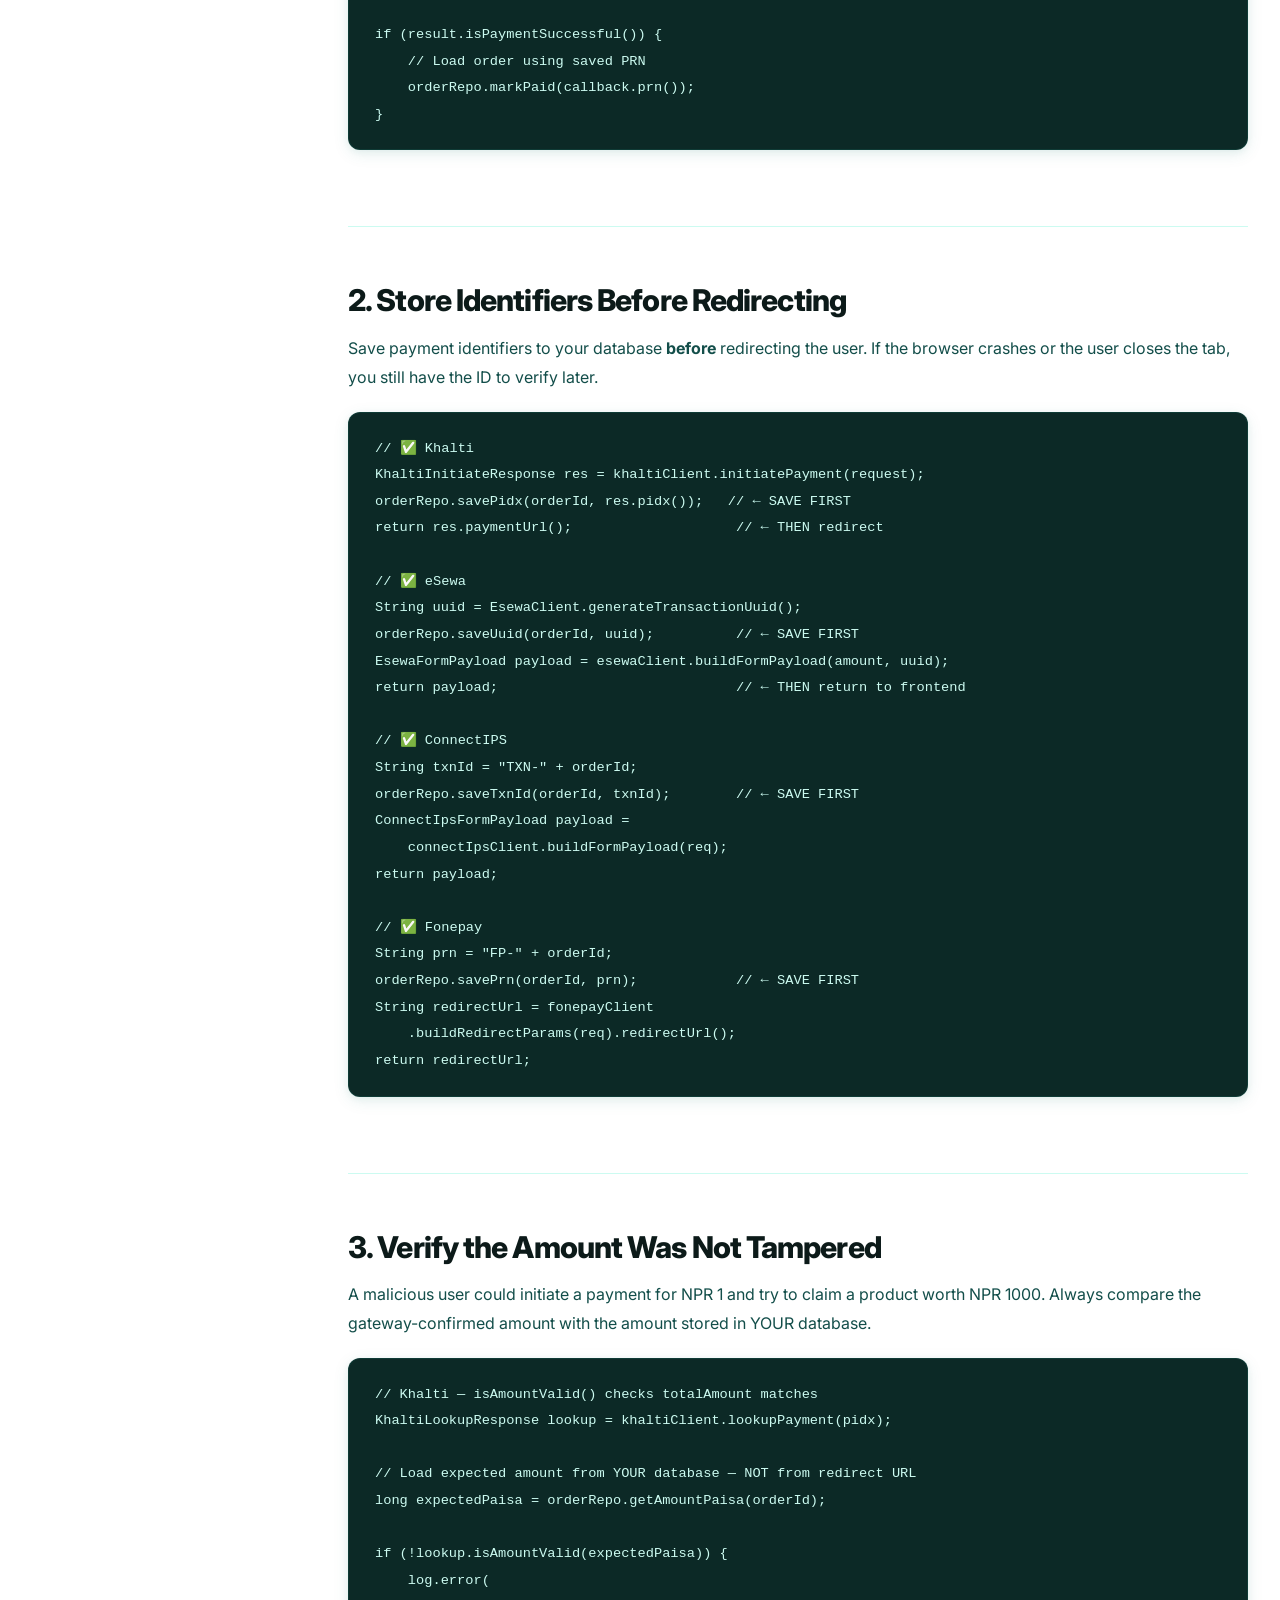
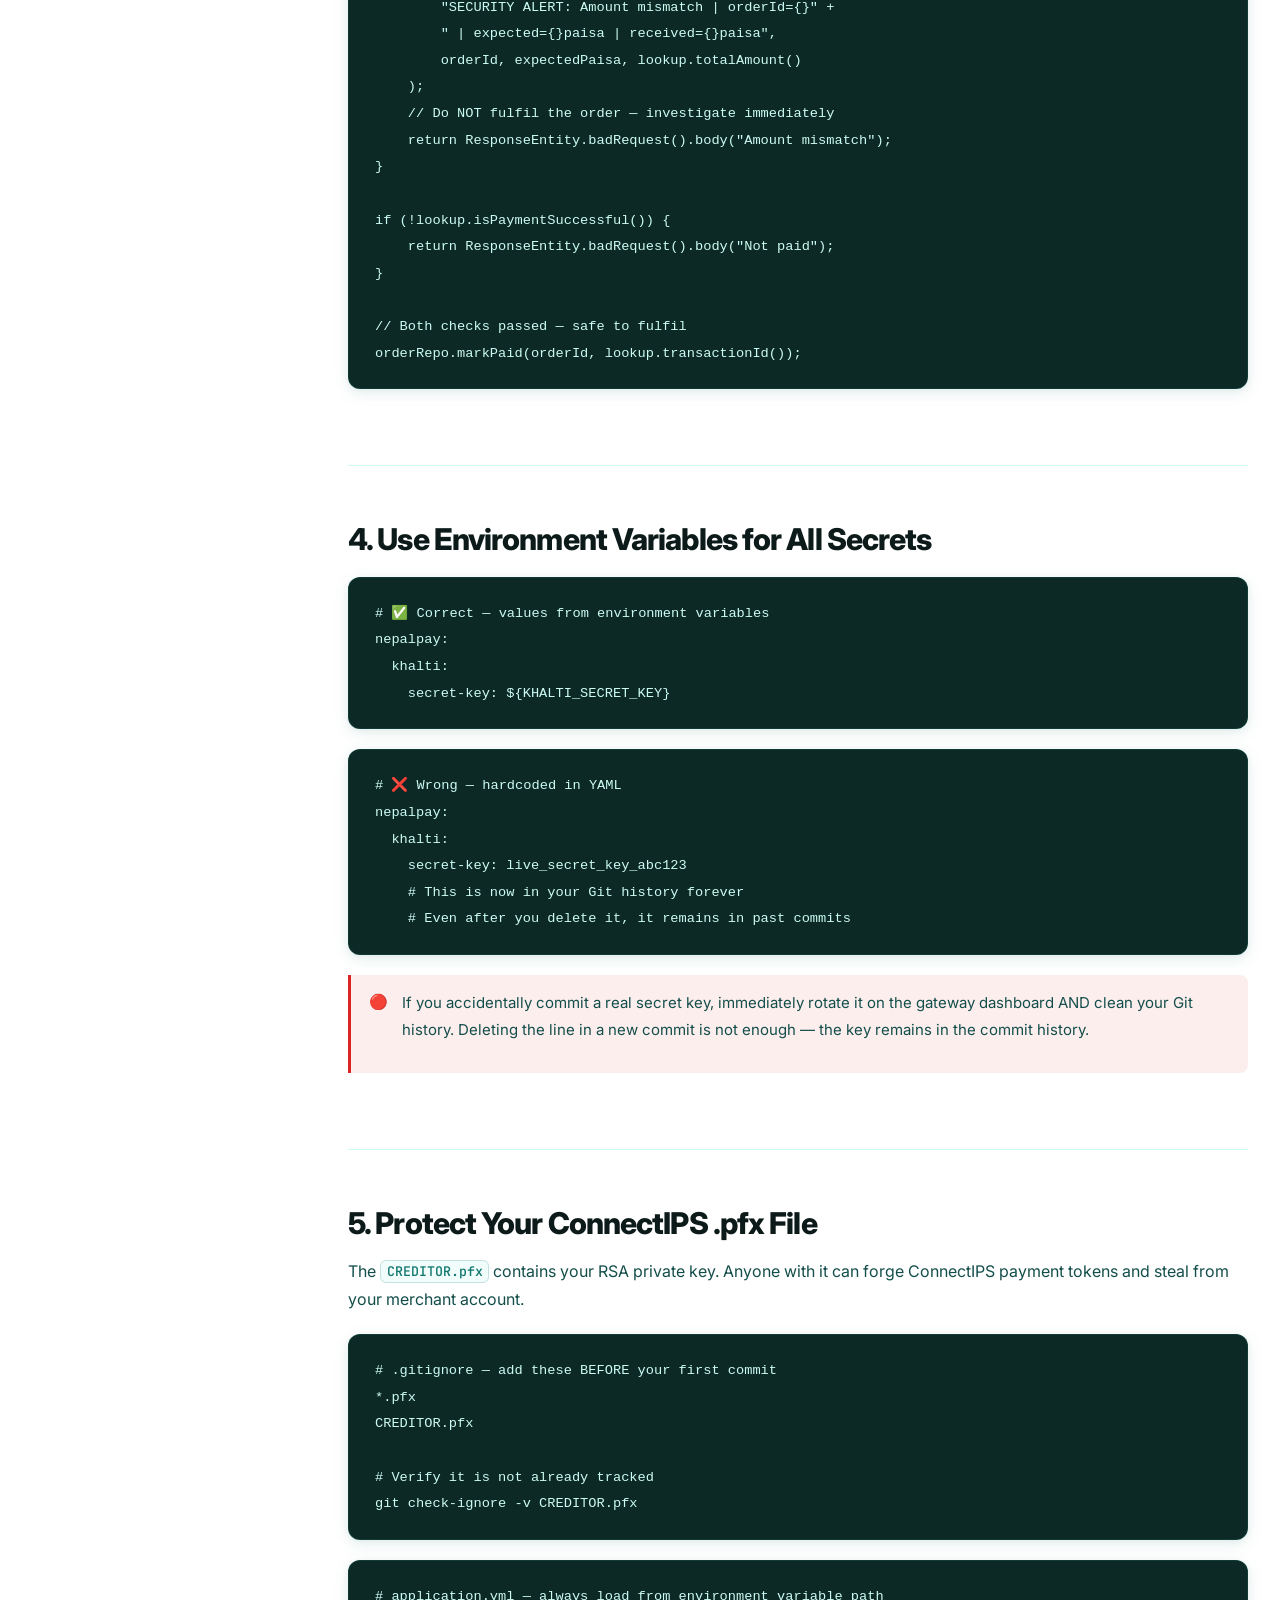
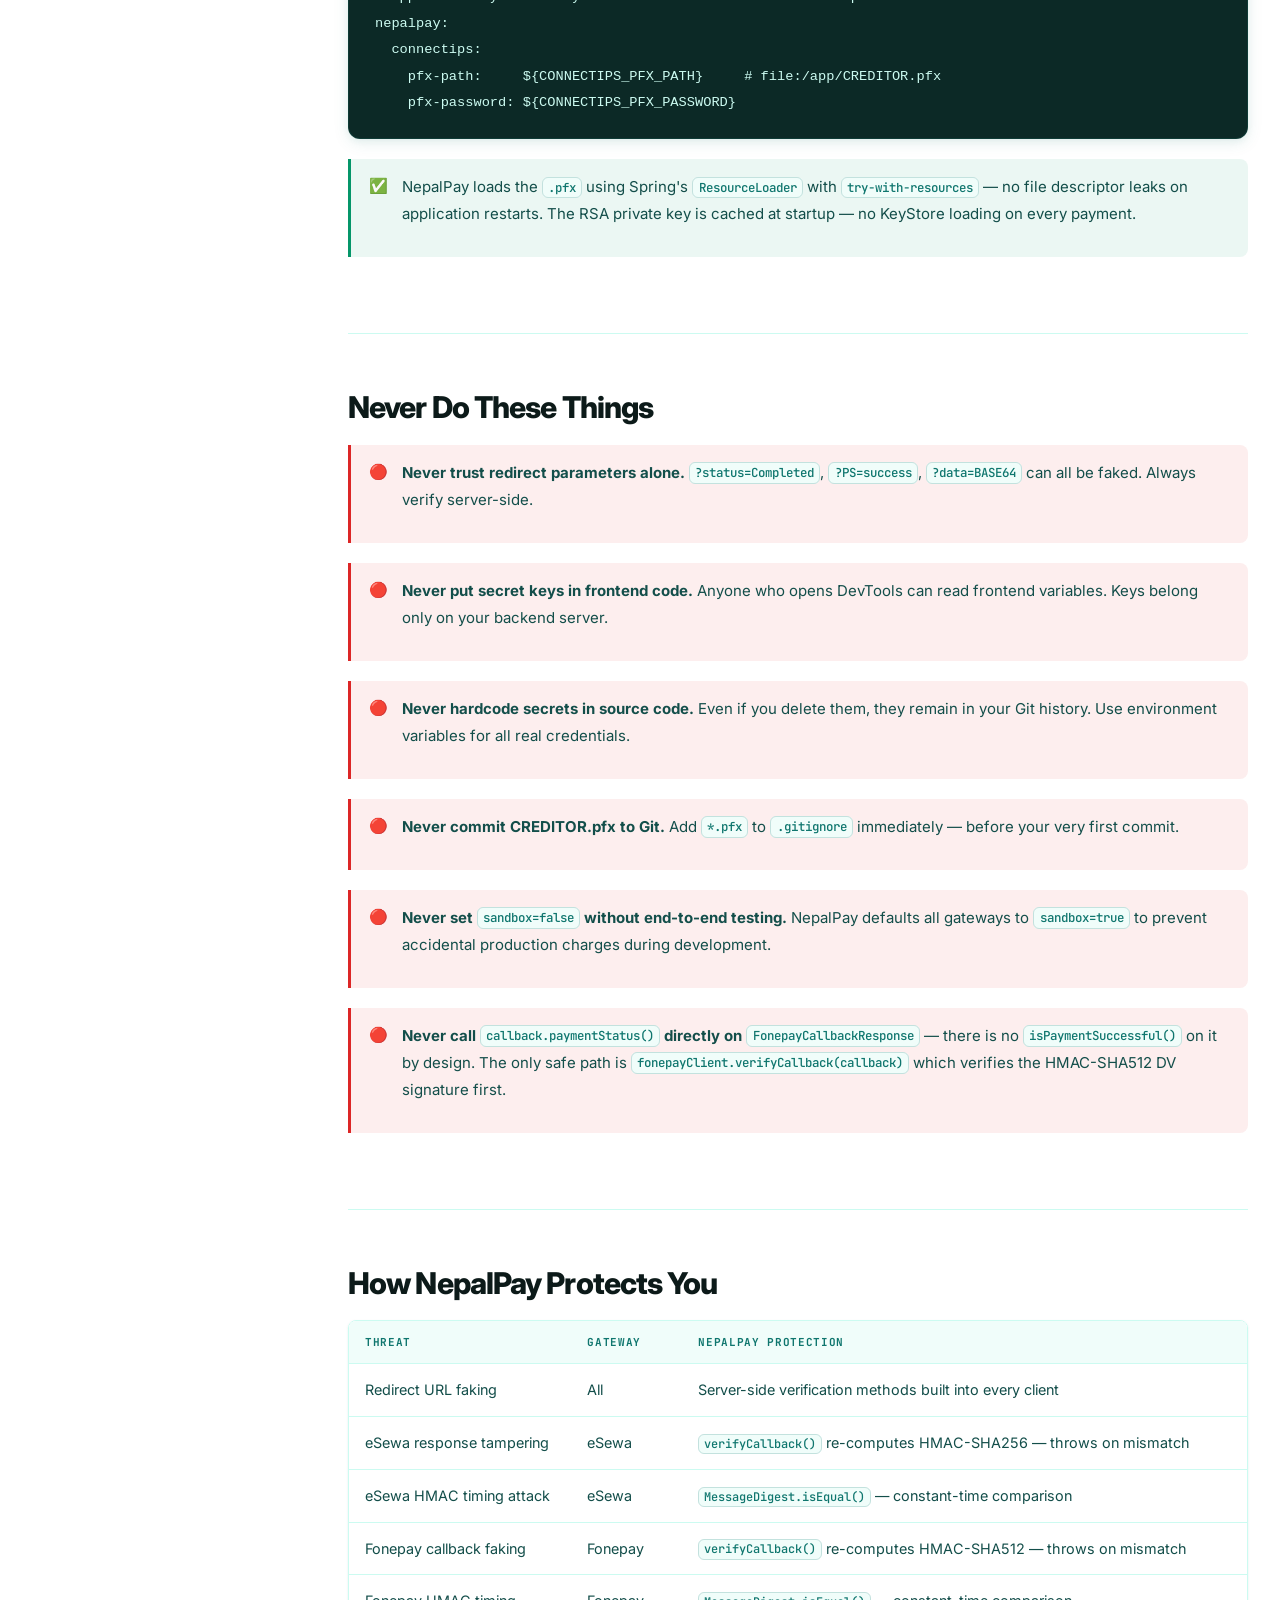
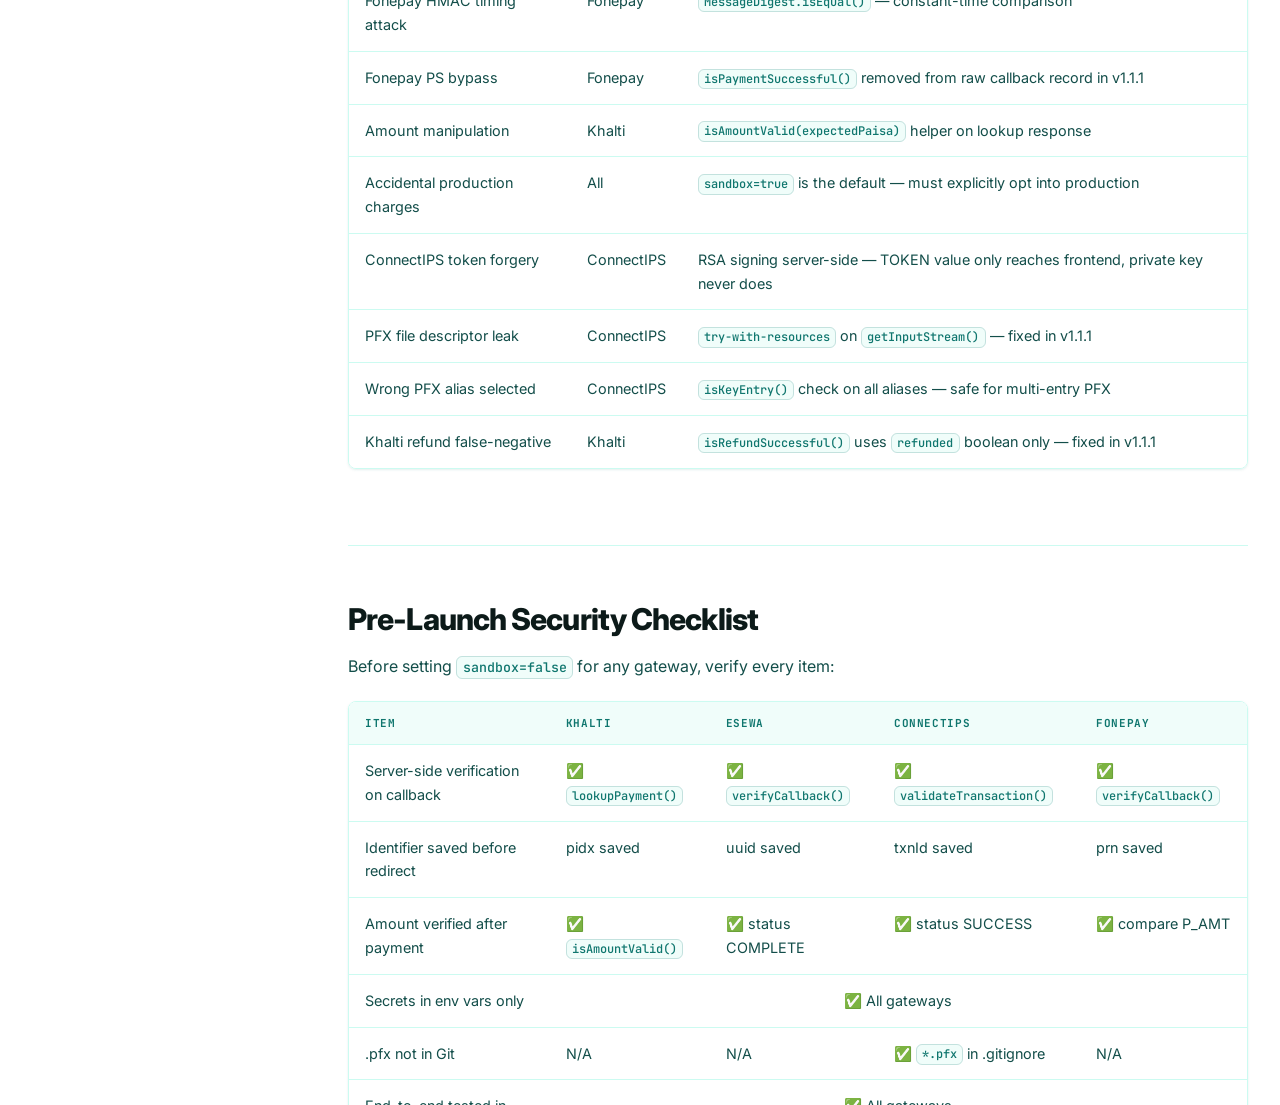
<file: docs/security.html>
<!DOCTYPE html>
<html lang="en" data-theme="light">
<head>
    <meta charset="UTF-8">
    <meta name="viewport" content="width=device-width, initial-scale=1.0">
    <title>Security — NepalPay</title>
    <meta name="description"
          content="Security guide for NepalPay. Server-side verification, HMAC validation, amount tamper protection, and pre-launch checklist.">
    <link rel="stylesheet" href="./css/styles.css">
    <script>
        (function () {
            try {
                var s = localStorage.getItem('np-theme');
                var d = window.matchMedia('(prefers-color-scheme: dark)').matches ? 'dark' : 'light';
                document.documentElement.setAttribute('data-theme', s || d);
            } catch (e) {}
        }());
    </script>
</head>
<body>

<div class="page-hero page-nav">
    <nav class="topnav">
        <div class="topnav-inner">
            <a class="nav-brand" href="index.html">
                <span class="nav-brand-flag">🇳🇵</span>
                <span class="nav-brand-name">NepalPay</span>
            </a>
            <div class="nav-links">
                <a href="getting-started.html">Getting Started</a>
                <a href="khalti.html">Khalti</a>
                <a href="esewa.html">eSewa</a>
                <a href="connectips.html">ConnectIPS</a>
                <a href="fonepay.html">Fonepay</a>
                <a href="reactive.html">Reactive</a>
                <a href="configuration.html">Config</a>
                <a href="security.html" class="active">Security</a>
            </div>
            <div class="nav-right">
                <button class="theme-toggle"
                        onclick="toggleTheme()"
                        aria-label="Toggle dark mode">
                    <span class="i-moon">🌙</span>
                    <span class="i-sun">☀️</span>
                </button>
                <a class="nav-cta"
                   href="https://github.com/sujankim/nepal-pay-spring-boot-starter"
                   target="_blank" rel="noopener">GitHub ↗</a>
            </div>
        </div>
    </nav>

    <div class="page-header-body">
        <div class="page-header-left">
            <h1>Security</h1>
            <p>
                Payment integrations require extra care.
                Everything you must know to avoid vulnerabilities —
                from redirect trust to timing attacks.
            </p>
        </div>
    </div>
</div>

<div class="docs-wrapper">

    <aside class="sidebar">
        <nav class="sidebar-nav">
            <div class="sidebar-group-label">Rules</div>
            <a href="#rule1">1. Verify Server-Side</a>
            <a href="#rule2">2. Store Before Redirect</a>
            <a href="#rule3">3. Verify Amount</a>
            <a href="#rule4">4. Environment Variables</a>
            <a href="#rule5">5. Protect .pfx File</a>
            <div class="sidebar-group-label">Reference</div>
            <a href="#never-do">Never Do These</a>
            <a href="#how-nepalpay">How NepalPay Helps</a>
            <a href="#checklist">Pre-Launch Checklist</a>
        </nav>
    </aside>

    <article class="docs-content">

        <div class="callout callout-info">
            <span class="callout-icon">ℹ️</span>
            <p>
                NepalPay enforces secure patterns by design —
                server-side verification, HMAC signature validation,
                RSA signing, and constant-time comparison are all
                built in and tested. But you must also follow
                the rules below.
            </p>
        </div>

        <!-- Rule 1 -->
        <section id="rule1">
            <h2>1. Always Verify Server-Side After Redirect</h2>

            <p>
                When a gateway redirects to your callback URL,
                the URL parameters can be typed by anyone.
                They prove nothing. Always verify using the
                gateway API from your backend.
            </p>

            <h3>Khalti</h3>
            <pre><code>@GetMapping("/khalti/callback")
public ResponseEntity&lt;String&gt; callback(
        @RequestParam String pidx,
        @RequestParam(required = false) String status) {

    // ⚠️ IGNORE ?status=Completed from URL — it can be forged
    // ✅ ALWAYS verify server-side
    KhaltiLookupResponse lookup = khaltiClient.lookupPayment(pidx);

    if (!lookup.isPaymentSuccessful()) {
        return ResponseEntity.badRequest()
            .body("Not confirmed: " + lookup.status());
    }

    // Verify amount from YOUR database
    String orderId = orderRepo.findOrderByPidx(pidx);
    long expectedPaisa = orderRepo.getAmountPaisa(orderId);
    if (!lookup.isAmountValid(expectedPaisa)) {
        log.error("SECURITY: Amount mismatch | pidx={}", pidx);
        return ResponseEntity.badRequest().body("Amount mismatch");
    }

    orderRepo.markPaid(orderId, lookup.transactionId());
    return ResponseEntity.ok("Confirmed");
}</code></pre>

            <h3>eSewa</h3>
            <pre><code>@GetMapping("/esewa/callback")
public ResponseEntity&lt;String&gt; callback(@RequestParam String data) {

    // verifyCallback: decode Base64 → verify HMAC → call status API
    EsewaClient.EsewaVerificationResult result =
        esewaClient.verifyCallback(data);

    if (!result.isPaymentSuccessful()) {
        return ResponseEntity.badRequest().body("Not confirmed");
    }

    orderRepo.markPaid(result.callbackData().transactionUuid());
    return ResponseEntity.ok("Confirmed");
}</code></pre>

            <h3>ConnectIPS</h3>
            <pre><code>@GetMapping("/connectips/callback")
public ResponseEntity&lt;String&gt; callback(
        @RequestParam String txnId,
        @RequestParam String referenceId,
        @RequestParam long txnAmt) {

    // validateTransaction uses HTTP Basic Auth with NCHL
    ConnectIpsValidateResponse res =
        connectIpsClient.validateTransaction(
            txnId, referenceId, txnAmt);

    if (!res.isPaymentSuccessful()) {
        return ResponseEntity.badRequest().body("Not confirmed");
    }

    orderRepo.markPaid(referenceId);
    return ResponseEntity.ok("Confirmed");
}</code></pre>

            <h3>Fonepay</h3>
            <pre><code>// verifyCallback re-computes HMAC-SHA512, compares DV,
// THEN checks PS=success — never trust PS alone
// Build callback from query parameters
// Fonepay sends all params as GET query params to your returnUrl
FonepayCallbackResponse callback =
    FonepayCallbackResponse.of(
        PRN,   // your original Product Reference Number
        PID,   // Fonepay merchant code
        PS,    // payment status — DO NOT trust alone
        RC,    // response code
        UID,   // Fonepay unique transaction ID
        BC,    // bank code
        INI,   // transaction initiator
        pAmt,  // paid amount
        rAmt,  // refund amount
        dv     // HMAC-SHA512 signature — the only real proof
    );

// verifyCallback: re-computes HMAC-SHA512, compares DV (constant-time),
// THEN checks PS=success — only after signature verification passes
FonepayClient.FonepayVerificationResult result =
    fonepayClient.verifyCallback(callback);

if (result.isPaymentSuccessful()) {
    // Load order using saved PRN
    orderRepo.markPaid(callback.prn());
}</code></pre>
        </section>

        <!-- Rule 2 -->
        <section id="rule2">
            <h2>2. Store Identifiers Before Redirecting</h2>

            <p>
                Save payment identifiers to your database
                <strong>before</strong> redirecting the user.
                If the browser crashes or the user closes the tab,
                you still have the ID to verify later.
            </p>

            <pre><code>// ✅ Khalti
KhaltiInitiateResponse res = khaltiClient.initiatePayment(request);
orderRepo.savePidx(orderId, res.pidx());   // ← SAVE FIRST
return res.paymentUrl();                    // ← THEN redirect

// ✅ eSewa
String uuid = EsewaClient.generateTransactionUuid();
orderRepo.saveUuid(orderId, uuid);          // ← SAVE FIRST
EsewaFormPayload payload = esewaClient.buildFormPayload(amount, uuid);
return payload;                             // ← THEN return to frontend

// ✅ ConnectIPS
String txnId = "TXN-" + orderId;
orderRepo.saveTxnId(orderId, txnId);        // ← SAVE FIRST
ConnectIpsFormPayload payload =
    connectIpsClient.buildFormPayload(req);
return payload;

// ✅ Fonepay
String prn = "FP-" + orderId;
orderRepo.savePrn(orderId, prn);            // ← SAVE FIRST
String redirectUrl = fonepayClient
    .buildRedirectParams(req).redirectUrl();
return redirectUrl;</code></pre>
        </section>

        <!-- Rule 3 -->
        <section id="rule3">
            <h2>3. Verify the Amount Was Not Tampered</h2>

            <p>
                A malicious user could initiate a payment for NPR 1
                and try to claim a product worth NPR 1000.
                Always compare the gateway-confirmed amount with
                the amount stored in YOUR database.
            </p>

            <pre><code>// Khalti — isAmountValid() checks totalAmount matches
KhaltiLookupResponse lookup = khaltiClient.lookupPayment(pidx);

// Load expected amount from YOUR database — NOT from redirect URL
long expectedPaisa = orderRepo.getAmountPaisa(orderId);

if (!lookup.isAmountValid(expectedPaisa)) {
    log.error(
        "SECURITY ALERT: Amount mismatch | orderId={}" +
        " | expected={}paisa | received={}paisa",
        orderId, expectedPaisa, lookup.totalAmount()
    );
    // Do NOT fulfil the order — investigate immediately
    return ResponseEntity.badRequest().body("Amount mismatch");
}

if (!lookup.isPaymentSuccessful()) {
    return ResponseEntity.badRequest().body("Not paid");
}

// Both checks passed — safe to fulfil
orderRepo.markPaid(orderId, lookup.transactionId());</code></pre>
        </section>

        <!-- Rule 4 -->
        <section id="rule4">
            <h2>4. Use Environment Variables for All Secrets</h2>

            <pre><code># ✅ Correct — values from environment variables
nepalpay:
  khalti:
    secret-key: ${KHALTI_SECRET_KEY}</code></pre>

            <pre><code># ❌ Wrong — hardcoded in YAML
nepalpay:
  khalti:
    secret-key: live_secret_key_abc123
    # This is now in your Git history forever
    # Even after you delete it, it remains in past commits</code></pre>

            <div class="callout callout-danger">
                <span class="callout-icon">🔴</span>
                <p>
                    If you accidentally commit a real secret key,
                    immediately rotate it on the gateway dashboard
                    AND clean your Git history. Deleting the line
                    in a new commit is not enough — the key remains
                    in the commit history.
                </p>
            </div>
        </section>

        <!-- Rule 5 -->
        <section id="rule5">
            <h2>5. Protect Your ConnectIPS .pfx File</h2>

            <p>
                The <code>CREDITOR.pfx</code> contains your RSA private
                key. Anyone with it can forge ConnectIPS payment tokens
                and steal from your merchant account.
            </p>

            <pre><code># .gitignore — add these BEFORE your first commit
*.pfx
CREDITOR.pfx

# Verify it is not already tracked
git check-ignore -v CREDITOR.pfx</code></pre>

            <pre><code># application.yml — always load from environment variable path
nepalpay:
  connectips:
    pfx-path:     ${CONNECTIPS_PFX_PATH}     # file:/app/CREDITOR.pfx
    pfx-password: ${CONNECTIPS_PFX_PASSWORD}</code></pre>

            <div class="callout callout-success">
                <span class="callout-icon">✅</span>
                <p>
                    NepalPay loads the <code>.pfx</code> using
                    Spring's <code>ResourceLoader</code> with
                    <code>try-with-resources</code> — no file
                    descriptor leaks on application restarts.
                    The RSA private key is cached at startup —
                    no KeyStore loading on every payment.
                </p>
            </div>
        </section>

        <!-- Never Do -->
        <section id="never-do">
            <h2>Never Do These Things</h2>

            <div class="callout callout-danger">
                <span class="callout-icon">🔴</span>
                <p>
                    <strong>Never trust redirect parameters alone.</strong>
                    <code>?status=Completed</code>,
                    <code>?PS=success</code>,
                    <code>?data=BASE64</code>
                    can all be faked. Always verify server-side.
                </p>
            </div>

            <div class="callout callout-danger">
                <span class="callout-icon">🔴</span>
                <p>
                    <strong>Never put secret keys in frontend
                        code.</strong> Anyone who opens DevTools can read
                    frontend variables. Keys belong only on your
                    backend server.
                </p>
            </div>

            <div class="callout callout-danger">
                <span class="callout-icon">🔴</span>
                <p>
                    <strong>Never hardcode secrets in source code.</strong>
                    Even if you delete them, they remain in your Git
                    history. Use environment variables for all real
                    credentials.
                </p>
            </div>

            <div class="callout callout-danger">
                <span class="callout-icon">🔴</span>
                <p>
                    <strong>Never commit CREDITOR.pfx to Git.</strong>
                    Add <code>*.pfx</code> to <code>.gitignore</code>
                    immediately — before your very first commit.
                </p>
            </div>

            <div class="callout callout-danger">
                <span class="callout-icon">🔴</span>
                <p>
                    <strong>Never set <code>sandbox=false</code>
                        without end-to-end testing.</strong>
                    NepalPay defaults all gateways to
                    <code>sandbox=true</code> to prevent accidental
                    production charges during development.
                </p>
            </div>

            <div class="callout callout-danger">
                <span class="callout-icon">🔴</span>
                <p>
                    <strong>Never call
                        <code>callback.paymentStatus()</code>
                        directly on <code>FonepayCallbackResponse</code>
                    </strong> — there is no
                    <code>isPaymentSuccessful()</code> on it by design.
                    The only safe path is
                    <code>fonepayClient.verifyCallback(callback)</code>
                    which verifies the HMAC-SHA512 DV signature first.
                </p>
            </div>
        </section>

        <!-- How NepalPay Helps -->
        <section id="how-nepalpay">
            <h2>How NepalPay Protects You</h2>

            <div class="table-wrap">
                <table>
                    <thead>
                    <tr>
                        <th>Threat</th>
                        <th>Gateway</th>
                        <th>NepalPay Protection</th>
                    </tr>
                    </thead>
                    <tbody>
                    <tr>
                        <td>Redirect URL faking</td>
                        <td>All</td>
                        <td>Server-side verification methods built into every client</td>
                    </tr>
                    <tr>
                        <td>eSewa response tampering</td>
                        <td>eSewa</td>
                        <td><code>verifyCallback()</code> re-computes HMAC-SHA256 — throws on mismatch</td>
                    </tr>
                    <tr>
                        <td>eSewa HMAC timing attack</td>
                        <td>eSewa</td>
                        <td><code>MessageDigest.isEqual()</code> — constant-time comparison</td>
                    </tr>
                    <tr>
                        <td>Fonepay callback faking</td>
                        <td>Fonepay</td>
                        <td><code>verifyCallback()</code> re-computes HMAC-SHA512 — throws on mismatch</td>
                    </tr>
                    <tr>
                        <td>Fonepay HMAC timing attack</td>
                        <td>Fonepay</td>
                        <td><code>MessageDigest.isEqual()</code> — constant-time comparison</td>
                    </tr>
                    <tr>
                        <td>Fonepay PS bypass</td>
                        <td>Fonepay</td>
                        <td><code>isPaymentSuccessful()</code> removed from raw callback record in v1.1.1</td>
                    </tr>
                    <tr>
                        <td>Amount manipulation</td>
                        <td>Khalti</td>
                        <td><code>isAmountValid(expectedPaisa)</code> helper on lookup response</td>
                    </tr>
                    <tr>
                        <td>Accidental production charges</td>
                        <td>All</td>
                        <td><code>sandbox=true</code> is the default — must explicitly opt into production</td>
                    </tr>
                    <tr>
                        <td>ConnectIPS token forgery</td>
                        <td>ConnectIPS</td>
                        <td>RSA signing server-side — TOKEN value only reaches frontend, private key never does</td>
                    </tr>
                    <tr>
                        <td>PFX file descriptor leak</td>
                        <td>ConnectIPS</td>
                        <td><code>try-with-resources</code> on <code>getInputStream()</code> — fixed in v1.1.1</td>
                    </tr>
                    <tr>
                        <td>Wrong PFX alias selected</td>
                        <td>ConnectIPS</td>
                        <td><code>isKeyEntry()</code> check on all aliases — safe for multi-entry PFX</td>
                    </tr>
                    <tr>
                        <td>Khalti refund false-negative</td>
                        <td>Khalti</td>
                        <td><code>isRefundSuccessful()</code> uses <code>refunded</code> boolean only — fixed in v1.1.1</td>
                    </tr>
                    </tbody>
                </table>
            </div>
        </section>

        <!-- Pre-Launch Checklist -->
        <section id="checklist">
            <h2>Pre-Launch Security Checklist</h2>

            <p>
                Before setting <code>sandbox=false</code> for any
                gateway, verify every item:
            </p>

            <div class="table-wrap">
                <table>
                    <thead>
                    <tr>
                        <th>Item</th>
                        <th>Khalti</th>
                        <th>eSewa</th>
                        <th>ConnectIPS</th>
                        <th>Fonepay</th>
                    </tr>
                    </thead>
                    <tbody>
                    <tr>
                        <td>Server-side verification on callback</td>
                        <td>✅ <code>lookupPayment()</code></td>
                        <td>✅ <code>verifyCallback()</code></td>
                        <td>✅ <code>validateTransaction()</code></td>
                        <td>✅ <code>verifyCallback()</code></td>
                    </tr>
                    <tr>
                        <td>Identifier saved before redirect</td>
                        <td>pidx saved</td>
                        <td>uuid saved</td>
                        <td>txnId saved</td>
                        <td>prn saved</td>
                    </tr>
                    <tr>
                        <td>Amount verified after payment</td>
                        <td>✅ <code>isAmountValid()</code></td>
                        <td>✅ status COMPLETE</td>
                        <td>✅ status SUCCESS</td>
                        <td>✅ compare P_AMT</td>
                    </tr>
                    <tr>
                        <td>Secrets in env vars only</td>
                        <td colspan="4" style="text-align:center">✅ All gateways</td>
                    </tr>
                    <tr>
                        <td>.pfx not in Git</td>
                        <td>N/A</td>
                        <td>N/A</td>
                        <td>✅ <code>*.pfx</code> in .gitignore</td>
                        <td>N/A</td>
                    </tr>
                    <tr>
                        <td>End-to-end tested in sandbox</td>
                        <td colspan="4" style="text-align:center">✅ All gateways</td>
                    </tr>
                    <tr>
                        <td><code>sandbox=false</code> set</td>
                        <td colspan="4" style="text-align:center">✅ All gateways before go-live</td>
                    </tr>
                    </tbody>
                </table>
            </div>
        </section>

    </article>
</div>

<footer class="footer">
    <div class="footer-inner">
        <a class="footer-brand" href="index.html">🇳🇵 NepalPay</a>
        <div class="footer-links">
            <a href="index.html">Home</a>
            <a href="getting-started.html">Getting Started</a>
            <a href="khalti.html">Khalti</a>
            <a href="esewa.html">eSewa</a>
            <a href="connectips.html">ConnectIPS</a>
            <a href="fonepay.html">Fonepay</a>
            <a href="reactive.html">Reactive</a>
            <a href="configuration.html">Config</a>
            <a href="https://github.com/sujankim/nepal-pay-spring-boot-starter"
               target="_blank" rel="noopener">GitHub</a>
        </div>
        <p class="footer-copy">MIT © 2026 · Built for Nepal's developers 🇳🇵</p>
    </div>
</footer>

<script>
    function toggleTheme() {
        var r = document.documentElement;
        var c = r.getAttribute('data-theme') || 'light';
        var n = c === 'dark' ? 'light' : 'dark';
        r.setAttribute('data-theme', n);
        try { localStorage.setItem('np-theme', n); } catch (e) {}
    }

    (function () {
        var links = document.querySelectorAll('.sidebar-nav a');
        var sections = document.querySelectorAll('.docs-content section');
        window.addEventListener('scroll', function () {
            var pos = window.scrollY + 100;
            sections.forEach(function (s) {
                if (s.offsetTop <= pos &&
                    s.offsetTop + s.offsetHeight > pos) {
                    links.forEach(function (l) { l.classList.remove('active'); });
                    var a = document.querySelector(
                        '.sidebar-nav a[href="#' + s.id + '"]');
                    if (a) a.classList.add('active');
                }
            });
        });
    }());
</script>
</body>
</html>
</file>
<file: docs/css/styles.css>
/* ═══════════════════════════════════════════════════════════════
   NepalPay Docs — Ocean
   Deep Teal · Clean · Professional · Easy on Eyes
   ═══════════════════════════════════════════════════════════════ */

@import 'https://fonts.googleapis.com/css2?family=Inter:wght@300;400;500;600;700;800;900&family=JetBrains+Mono:wght@400;500;600&display=swap';

/* ══════════════════════════════════════════════════════════════
   DESIGN TOKENS
   ══════════════════════════════════════════════════════════════ */
:root {
    /* ── Ocean palette ─────────────────────────────────────────── */
    --teal-900:     #134E4A;
    --teal-800:     #115E59;
    --teal-700:     #0F766E;
    --teal-600:     #0D9488;
    --teal-500:     #14B8A6;
    --teal-400:     #2DD4BF;
    --teal-300:     #5EEAD4;
    --teal-200:     #99F6E4;
    --teal-100:     #CCFBF1;
    --teal-50:      #F0FDFA;

    /* ── Nepal crimson — used sparingly ────────────────────────── */
    --crimson:      #DC2626;
    --crimson-soft: rgba(220,38,38,0.08);
    --crimson-border:rgba(220,38,38,0.2);

    /* ── Semantic ──────────────────────────────────────────────── */
    --green:        #059669;
    --green-soft:   rgba(5,150,105,0.08);
    --green-border: rgba(5,150,105,0.2);
    --amber:        #D97706;
    --amber-soft:   rgba(217,119,6,0.08);
    --amber-border: rgba(217,119,6,0.2);
    --red:          #DC2626;
    --red-soft:     rgba(220,38,38,0.08);
    --red-border:   rgba(220,38,38,0.2);

    /* ── Light surface scale ───────────────────────────────────── */
    --s0:   #FFFFFF;
    --s50:  #F8FFFE;
    --s100: #F0FDFA;
    --s200: #CCFBF1;
    --s300: #99F6E4;

    /* ── Light ink scale ───────────────────────────────────────── */
    --i900: #0C1A19;
    --i800: #134E4A;
    --i700: #1A5C57;
    --i600: #3D6B68;
    --i500: #5F8A87;
    --i400: #94AFAD;
    --i300: #C4D8D6;

    /* ── Surface tokens ────────────────────────────────────────── */
    --bg:           var(--s0);
    --bg-2:         var(--s50);
    --bg-3:         var(--s100);
    --surface:      var(--s0);
    --surface-2:    var(--s50);
    --border:       var(--s200);
    --border-2:     var(--s300);
    --text:         var(--i900);
    --text-2:       var(--i800);
    --text-3:       var(--i600);
    --text-4:       var(--i500);
    --text-5:       var(--i400);

    /* ── Accent tokens ─────────────────────────────────────────── */
    --accent:        var(--teal-700);
    --accent-hover:  var(--teal-600);
    --accent-soft:   rgba(15,118,110,0.08);
    --accent-border: rgba(15,118,110,0.2);
    --accent-glow:   rgba(15,118,110,0.15);
    --accent-text:   var(--teal-800);
    --accent-light:  var(--teal-100);

    /* ── Hero tokens — LIGHT ───────────────────────────────────── */
    --hero-bg:           #0C2926;
    --hero-bg-2:         #0F3330;
    --hero-text:         #F0FDFA;
    --hero-sub:          rgba(204,251,241,0.65);
    --hero-border:       rgba(45,212,191,0.12);
    --hero-pill-bg:      rgba(45,212,191,0.1);
    --hero-pill-border:  rgba(45,212,191,0.25);
    --hero-pill-text:    var(--teal-300);
    --hero-nav:          rgba(12,41,38,0.88);
    --hero-nav-border:   rgba(45,212,191,0.1);
    --hero-nav-link:     rgba(204,251,241,0.5);
    --hero-nav-hover:    rgba(204,251,241,0.9);
    --hero-nav-active:   var(--teal-300);
    --hero-nav-active-bg:rgba(45,212,191,0.1);
    --hero-stat-n:       #F0FDFA;
    --hero-stat-l:       rgba(204,251,241,0.4);
    --hero-divider:      rgba(45,212,191,0.1);
    --hero-glow-1:       rgba(20,184,166,0.12);
    --hero-glow-2:       rgba(5,150,105,0.06);

    /* ── Code ──────────────────────────────────────────────────── */
    --code-bg:      #0C2926;
    --code-text:    #CCFBF1;
    --code-border:  rgba(45,212,191,0.1);

    /* ── Shadows ───────────────────────────────────────────────── */
    --shadow-sm:  0 1px 3px rgba(15,118,110,0.08), 0 1px 2px rgba(15,118,110,0.04);
    --shadow-md:  0 4px 16px rgba(15,118,110,0.1),  0 2px 6px rgba(15,118,110,0.06);
    --shadow-lg:  0 12px 36px rgba(15,118,110,0.12), 0 4px 12px rgba(15,118,110,0.07);
    --shadow-glow:0 0 0 3px var(--accent-soft), var(--shadow-md);

    /* ── Layout ────────────────────────────────────────────────── */
    --nav-h:  60px;
    --max:    1280px;
    --side:   252px;
    --r:      6px;
    --r2:     8px;
    --r3:     12px;
    --r4:     16px;

    color-scheme: light;
}

/* ── Dark tokens ─────────────────────────────────────────────── */
[data-theme="dark"] {
    --s0:   #061412;
    --s50:  #0C1F1D;
    --s100: #112B28;
    --s200: #1A3A36;
    --s300: #254D48;

    --i900: #CCFBF1;
    --i800: #99F6E4;
    --i700: #5EEAD4;
    --i600: #2DD4BF;
    --i500: #0D9488;
    --i400: #0F766E;
    --i300: #115E59;

    --teal-700:  #2DD4BF;
    --teal-600:  #5EEAD4;
    --teal-500:  #99F6E4;
    --teal-300:  #CCFBF1;
    --teal-100:  rgba(204,251,241,0.1);
    --teal-50:   rgba(204,251,241,0.05);

    --crimson:       #F87171;
    --crimson-soft:  rgba(248,113,113,0.1);
    --crimson-border:rgba(248,113,113,0.25);

    --green:         #34D399;
    --green-soft:    rgba(52,211,153,0.08);
    --green-border:  rgba(52,211,153,0.2);
    --amber:         #FBBF24;
    --amber-soft:    rgba(251,191,36,0.08);
    --amber-border:  rgba(251,191,36,0.2);
    --red:           #F87171;
    --red-soft:      rgba(248,113,113,0.08);
    --red-border:    rgba(248,113,113,0.22);

    --accent:        #2DD4BF;
    --accent-hover:  #5EEAD4;
    --accent-soft:   rgba(45,212,191,0.1);
    --accent-border: rgba(45,212,191,0.25);
    --accent-glow:   rgba(45,212,191,0.2);
    --accent-text:   #99F6E4;
    --accent-light:  rgba(45,212,191,0.12);

    --hero-bg:           #040E0D;
    --hero-bg-2:         #061412;
    --hero-text:         #CCFBF1;
    --hero-sub:          rgba(204,251,241,0.55);
    --hero-border:       rgba(45,212,191,0.08);
    --hero-pill-bg:      rgba(45,212,191,0.08);
    --hero-pill-border:  rgba(45,212,191,0.2);
    --hero-pill-text:    #5EEAD4;
    --hero-nav:          rgba(4,14,13,0.9);
    --hero-nav-border:   rgba(45,212,191,0.08);
    --hero-nav-link:     rgba(204,251,241,0.4);
    --hero-nav-hover:    #CCFBF1;
    --hero-nav-active:   #5EEAD4;
    --hero-nav-active-bg:rgba(45,212,191,0.1);
    --hero-stat-n:       #CCFBF1;
    --hero-stat-l:       rgba(204,251,241,0.35);
    --hero-divider:      rgba(45,212,191,0.08);
    --hero-glow-1:       rgba(45,212,191,0.08);
    --hero-glow-2:       rgba(20,184,166,0.04);

    --shadow-sm:  0 1px 3px rgba(0,0,0,0.3);
    --shadow-md:  0 4px 16px rgba(0,0,0,0.35);
    --shadow-lg:  0 12px 36px rgba(0,0,0,0.4);
    --shadow-glow:0 0 0 3px var(--accent-soft), var(--shadow-md);

    color-scheme: dark;
}

/* ══════════════════════════════════════════════════════════════
   BASE
   ══════════════════════════════════════════════════════════════ */
*, *::before, *::after { box-sizing: border-box; margin: 0; padding: 0; }

html {
    font-size: 16px;
    scroll-behavior: smooth;
    scroll-padding-top: calc(var(--nav-h) + 24px);
}

body {
    font-family: Inter, -apple-system, BlinkMacSystemFont, sans-serif;
    background: var(--bg);
    color: var(--text);
    line-height: 1.65;
    -webkit-font-smoothing: antialiased;
    transition: background-color 0.2s, color 0.2s;
}

a { color: var(--accent); text-decoration: none; }
a:hover {
    color: var(--accent-hover);
    text-decoration: underline;
    text-underline-offset: 3px;
}

/* ── Typography ─────────────────────────────────────────────── */
h1, h2, h3, h4 {
    font-family: Inter, sans-serif;
    color: var(--text);
    letter-spacing: -0.02em;
}
h1 {
    font-size: clamp(2.5rem, 5.5vw, 4rem);
    font-weight: 900; line-height: 1.05; letter-spacing: -0.04em;
}
h2 {
    font-size: 1.875rem; font-weight: 800;
    line-height: 1.15; letter-spacing: -0.03em;
}
h3 { font-size: 1.0625rem; font-weight: 700; line-height: 1.4; }
h4 {
    font-size: 0.6875rem; font-weight: 700;
    text-transform: uppercase; letter-spacing: 0.1em; color: var(--text-4);
}

/* ── Inline code ────────────────────────────────────────────── */
:not(pre) > code {
    font-family: 'JetBrains Mono', monospace;
    font-size: 0.83em; font-weight: 500;
    background: var(--bg-3);
    color: var(--accent);
    padding: 0.1em 0.42em;
    border-radius: var(--r);
    border: 1px solid var(--accent-border);
}

/* ── Code blocks ────────────────────────────────────────────── */
pre {
    background: var(--code-bg);
    color: var(--code-text);
    border-radius: var(--r3);
    padding: 1.375rem 1.625rem;
    overflow-x: auto;
    font-family: 'JetBrains Mono', monospace;
    font-size: 0.855rem; line-height: 1.8;
    margin: 1.25rem 0;
    border: 1px solid var(--code-border);
    box-shadow: var(--shadow-md);
}
pre code {
    background: none; border: none; padding: 0;
    color: inherit; font-size: inherit; font-weight: 400;
}

::-webkit-scrollbar       { width: 5px; height: 5px; }
::-webkit-scrollbar-track { background: var(--bg-3); border-radius: 99px; }
::-webkit-scrollbar-thumb { background: var(--border-2); border-radius: 99px; }

/* ══════════════════════════════════════════════════════════════
   NAVIGATION
   ══════════════════════════════════════════════════════════════ */
.topnav {
    height: var(--nav-h);
    background: var(--hero-nav);
    border-bottom: 1px solid var(--hero-nav-border);
    position: sticky; top: 0; z-index: 100;
    backdrop-filter: blur(16px);
    -webkit-backdrop-filter: blur(16px);
    transition: background 0.2s, border-color 0.2s;
}
.page-nav .topnav {
    background: color-mix(in srgb, var(--surface) 92%, transparent);
    border-bottom-color: var(--border);
    box-shadow: var(--shadow-sm);
}
.topnav-inner {
    max-width: var(--max); margin: 0 auto;
    padding: 0 1.75rem; height: 100%;
    display: flex; align-items: center; gap: 1.5rem;
}

/* Brand */
.nav-brand {
    display: flex; align-items: center; gap: 9px;
    text-decoration: none !important; flex-shrink: 0;
}
.nav-brand-flag { font-size: 1.15rem; line-height: 1; }
.nav-brand-name {
    font-size: 0.9375rem; font-weight: 800;
    color: var(--hero-text);
    letter-spacing: -0.025em; transition: color 0.2s;
}
.page-nav .nav-brand-name { color: var(--text); }

/* Links */
.nav-links {
    display: flex; align-items: center;
    gap: 2px; flex: 1;
    overflow-x: auto; scrollbar-width: none;
}
.nav-links::-webkit-scrollbar { display: none; }
.nav-links a {
    color: var(--hero-nav-link);
    font-size: 0.8125rem; font-weight: 500;
    padding: 5px 10px; border-radius: var(--r);
    white-space: nowrap;
    transition: color 0.12s, background 0.12s;
    text-decoration: none !important;
}
.nav-links a:hover {
    color: var(--hero-nav-hover);
    background: var(--hero-pill-bg);
}
.nav-links a.active {
    color: var(--hero-nav-active);
    background: var(--hero-nav-active-bg);
    font-weight: 600;
}
.page-nav .nav-links a       { color: var(--text-4); }
.page-nav .nav-links a:hover { color: var(--text); background: var(--bg-3); }
.page-nav .nav-links a.active{
    color: var(--accent); background: var(--accent-soft);
}

/* Right */
.nav-right {
    display: flex; align-items: center;
    gap: 6px; margin-left: auto; flex-shrink: 0;
}

/* Theme toggle */
.theme-toggle {
    width: 32px; height: 32px;
    display: flex; align-items: center; justify-content: center;
    border-radius: var(--r2);
    border: 1px solid var(--hero-pill-border);
    background: var(--hero-pill-bg);
    cursor: pointer; font-size: 0.8125rem;
    color: var(--hero-pill-text);
    transition: all 0.12s; user-select: none; flex-shrink: 0;
}
.theme-toggle:hover {
    background: var(--accent-glow);
    color: var(--hero-text);
}
.page-nav .theme-toggle {
    border-color: var(--border);
    background: var(--surface-2);
    color: var(--text-4);
}
.page-nav .theme-toggle:hover { background: var(--bg-3); color: var(--text); }

.i-sun  { display: none; }
.i-moon { display: block; }
[data-theme="dark"] .i-sun  { display: block; }
[data-theme="dark"] .i-moon { display: none; }

/* CTA */
.nav-cta {
    display: flex; align-items: center; gap: 5px;
    font-size: 0.8rem; font-weight: 700;
    color: var(--hero-pill-text);
    padding: 6px 14px; border-radius: var(--r2);
    border: 1px solid var(--hero-pill-border);
    background: var(--hero-pill-bg);
    white-space: nowrap; text-decoration: none !important;
    transition: all 0.12s; letter-spacing: -0.01em;
}
.nav-cta:hover {
    background: var(--accent-glow);
    color: var(--hero-text);
}
.page-nav .nav-cta {
    border-color: var(--border);
    background: var(--surface-2);
    color: var(--text-2);
}
.page-nav .nav-cta:hover { background: var(--bg-3); color: var(--accent); }

/* ══════════════════════════════════════════════════════════════
   HERO — Ocean deep, fully theme-aware
   ══════════════════════════════════════════════════════════════ */
.hero {
    background: var(--hero-bg);
    background-image:
            radial-gradient(ellipse 80% 60% at 20% -10%,
            var(--hero-glow-1) 0%, transparent 55%),
            radial-gradient(ellipse 60% 50% at 80% 110%,
            var(--hero-glow-2) 0%, transparent 55%);
    color: var(--hero-text);
    overflow: hidden;
    border-bottom: 1px solid var(--hero-border);
    transition: background-color 0.2s;
}

.hero-body {
    max-width: 960px;
    margin: 0 auto;
    padding: 7rem 2rem 6rem;
    text-align: center;
}

/* Eyebrow */
.hero-eyebrow {
    display: inline-flex; align-items: center; gap: 8px;
    padding: 5px 14px;
    background: var(--hero-pill-bg);
    border: 1px solid var(--hero-pill-border);
    border-radius: 999px;
    font-size: 0.75rem; font-weight: 700;
    color: var(--hero-pill-text);
    letter-spacing: 0.06em; text-transform: uppercase;
    margin-bottom: 2rem;
    font-family: 'JetBrains Mono', monospace;
    transition: all 0.2s;
}
.eyebrow-dot {
    width: 6px; height: 6px; border-radius: 50%;
    background: var(--teal-400);
    animation: blink 2s ease-in-out infinite;
    flex-shrink: 0;
}
@keyframes blink { 0%,100%{opacity:1} 50%{opacity:0.2} }

.hero h1 { color: var(--hero-text); margin-bottom: 1.5rem; transition: color 0.2s; }
.hero h1 .accent { color: var(--teal-400); }

.hero-sub {
    font-size: 1.0625rem; color: var(--hero-sub);
    max-width: 640px; margin: 0 auto 2.5rem;
    line-height: 1.75; transition: color 0.2s;
}

.hero-actions {
    display: flex; gap: 10px;
    justify-content: center; flex-wrap: wrap;
    margin-bottom: 4.5rem;
}

/* Stats */
.hero-stats {
    display: grid; grid-template-columns: repeat(4, 1fr);
    gap: 0; max-width: 640px; margin: 0 auto;
    padding-top: 3rem;
    border-top: 1px solid var(--hero-divider);
    transition: border-color 0.2s;
}
.hero-stat-n {
    font-size: 2.25rem; font-weight: 900;
    color: var(--hero-stat-n);
    letter-spacing: -0.04em; line-height: 1;
    margin-bottom: 6px; transition: color 0.2s;
}
.hero-stat-l {
    font-size: 0.75rem; color: var(--hero-stat-l);
    font-weight: 500; letter-spacing: 0.03em;
    transition: color 0.2s;
}

/* ══════════════════════════════════════════════════════════════
   BUTTONS
   ══════════════════════════════════════════════════════════════ */
.btn {
    display: inline-flex; align-items: center; gap: 6px;
    padding: 10px 22px; border-radius: var(--r3);
    font-family: Inter, sans-serif;
    font-size: 0.875rem; font-weight: 700;
    cursor: pointer; border: none;
    text-decoration: none !important;
    line-height: 1; white-space: nowrap;
    transition: all 0.15s; letter-spacing: -0.015em;
}
.btn-primary { background: var(--accent); color: #fff; }
.btn-primary:hover { background: var(--accent-hover); color: #fff; box-shadow: 0 4px 16px var(--accent-glow); }

.btn-hero {
    background: var(--hero-pill-bg);
    color: var(--hero-pill-text);
    border: 1px solid var(--hero-pill-border);
}
.btn-hero:hover {
    background: var(--accent-glow);
    color: var(--hero-text);
}
.btn-gold {
    background: var(--teal-600);
    color: var(--teal-900);
    box-shadow: 0 4px 16px var(--accent-glow);
}
.btn-gold:hover {
    background: var(--teal-500);
    color: var(--teal-900);
    transform: translateY(-1px);
}
[data-theme="dark"] .btn-gold {
    background: var(--teal-400);
    color: #040E0D;
}
[data-theme="dark"] .btn-gold:hover {
    background: var(--teal-300);
    color: #040E0D;
}

.btn-outline {
    background: var(--surface); color: var(--text-2);
    border: 1px solid var(--border);
    box-shadow: var(--shadow-sm);
}
.btn-outline:hover { background: var(--bg-2); color: var(--accent); border-color: var(--accent-border); }

/* ── Hero accent text classes — Ocean theme ─────────────────── */
.hero h1 .accent,
.hero h1 .accent-crimson {
    color: var(--teal-400);
}
.hero h1 .accent-gold {
    color: var(--teal-300);
}

/* ══════════════════════════════════════════════════════════════
   INSTALL STRIP — Ocean dark
   ══════════════════════════════════════════════════════════════ */
.install-strip {
    background: var(--code-bg);
    border-top: 1px solid var(--code-border);
    border-bottom: 1px solid var(--code-border);
}
.install-strip-inner { max-width: 840px; margin: 0 auto; padding: 3rem 2rem; }
.install-strip-header {
    display: flex; align-items: center;
    justify-content: space-between;
    margin-bottom: 1.25rem; flex-wrap: wrap; gap: 12px;
}
.install-strip-title {
    font-size: 0.6875rem; font-weight: 700;
    color: rgba(204,251,241,0.3);
    text-transform: uppercase; letter-spacing: 0.1em;
    font-family: 'JetBrains Mono', monospace;
}
.install-tabs { display: flex; gap: 3px; }
.install-tab-btn {
    padding: 4px 12px;
    background: rgba(204,251,241,0.04);
    border: 1px solid rgba(204,251,241,0.07);
    border-radius: var(--r);
    color: rgba(204,251,241,0.35);
    font-family: Inter, sans-serif;
    font-size: 0.78rem; font-weight: 600;
    cursor: pointer; transition: all 0.12s;
}
.install-tab-btn:hover { color: rgba(204,251,241,0.75); background: rgba(204,251,241,0.08); }
.install-tab-btn.active {
    background: rgba(45,212,191,0.15);
    border-color: rgba(45,212,191,0.35);
    color: var(--teal-300);
}
.install-pane        { display: none; }
.install-pane.active { display: block; }
.install-sublabel {
    font-family: 'JetBrains Mono', monospace;
    font-size: 0.6875rem; color: rgba(204,251,241,0.3);
    text-transform: uppercase; letter-spacing: 0.08em;
    margin-bottom: 8px; margin-top: 18px;
}
.install-sublabel:first-child { margin-top: 0; }
.install-pre {
    background: rgba(204,251,241,0.03);
    border: 1px solid rgba(45,212,191,0.1);
    border-radius: var(--r2); padding: 1rem 1.25rem;
    font-family: 'JetBrains Mono', monospace;
    font-size: 0.875rem; line-height: 1.8;
    color: var(--teal-200); overflow-x: auto; margin: 0;
}
.install-pre code { background: none; border: none; padding: 0; color: inherit; font-size: inherit; font-weight: 400; }
.install-note {
    margin-top: 1rem; font-size: 0.8125rem;
    color: rgba(204,251,241,0.25);
}
.install-note a { color: var(--teal-300); font-weight: 600; }
.install-note a:hover { text-decoration: underline; }

/* ══════════════════════════════════════════════════════════════
   SECTIONS
   ══════════════════════════════════════════════════════════════ */
.section { padding: 6rem 0; }
.section-inner { max-width: var(--max); margin: 0 auto; padding: 0 2rem; }
.section-alt {
    background: var(--bg-2);
    border-top: 1px solid var(--border);
    border-bottom: 1px solid var(--border);
}
.section-border { border-top: 1px solid var(--border); }
.section-label {
    font-size: 0.6875rem; font-weight: 800;
    letter-spacing: 0.1em; text-transform: uppercase;
    color: var(--accent); margin-bottom: 0.75rem;
    font-family: 'JetBrains Mono', monospace;
}
.section-title {
    font-size: 2.125rem; font-weight: 900;
    letter-spacing: -0.03em; margin-bottom: 0.875rem; line-height: 1.1;
}
.section-desc {
    color: var(--text-3); font-size: 1rem;
    max-width: 560px; margin-bottom: 3rem; line-height: 1.75;
}

/* ══════════════════════════════════════════════════════════════
   FEATURE CARDS
   ══════════════════════════════════════════════════════════════ */
.features-grid {
    display: grid;
    grid-template-columns: repeat(3, 1fr);
    gap: 1.25rem;
}
.feature-card {
    padding: 1.875rem;
    background: var(--surface);
    border: 1px solid var(--border);
    border-radius: var(--r4);
    box-shadow: var(--shadow-sm);
    transition: all 0.2s;
    position: relative; overflow: hidden;
}
.feature-card::before {
    content: '';
    position: absolute; top: 0; left: 0; right: 0; height: 2px;
    background: linear-gradient(90deg, var(--accent), var(--teal-400));
    opacity: 0; transition: opacity 0.2s;
}
.feature-card:hover {
    border-color: var(--accent-border);
    box-shadow: var(--shadow-glow);
    transform: translateY(-1px);
}
.feature-card:hover::before { opacity: 1; }

.feature-icon {
    width: 44px; height: 44px;
    background: var(--accent-soft);
    border: 1px solid var(--accent-border);
    border-radius: var(--r2);
    display: flex; align-items: center; justify-content: center;
    font-size: 1.25rem; margin-bottom: 1.25rem;
}
.feature-card h3 { font-size: 0.9375rem; font-weight: 700; margin-bottom: 0.5rem; }
.feature-card p  { color: var(--text-3); font-size: 0.875rem; line-height: 1.7; margin: 0; }

/* ══════════════════════════════════════════════════════════════
   GATEWAY CARDS
   ══════════════════════════════════════════════════════════════ */
.gateways-grid {
    display: grid; grid-template-columns: repeat(4, 1fr); gap: 1.25rem;
}
.gateway-card {
    padding: 1.75rem;
    display: flex; flex-direction: column; gap: 0.75rem;
    color: var(--text); text-decoration: none !important;
    background: var(--surface);
    border: 1px solid var(--border);
    border-radius: var(--r3);
    box-shadow: var(--shadow-sm);
    transition: all 0.2s;
    position: relative; overflow: hidden;
}
.gateway-card::after {
    content: '';
    position: absolute; bottom: 0; left: 0; right: 0; height: 2px;
    background: linear-gradient(90deg, var(--accent), var(--teal-400));
    opacity: 0; transition: opacity 0.2s;
}
.gateway-card:hover {
    border-color: var(--accent-border);
    color: var(--text);
    transform: translateY(-2px);
    box-shadow: var(--shadow-glow);
}
.gateway-card:hover::after { opacity: 1; }
.gateway-badge {
    display: inline-flex; align-items: center; gap: 4px;
    padding: 2px 9px; border-radius: 999px;
    font-size: 0.6875rem; font-weight: 700; width: fit-content;
    background: var(--green-soft); color: var(--green);
    border: 1px solid var(--green-border);
    font-family: 'JetBrains Mono', monospace;
}
.gateway-card h3 { font-size: 1rem; font-weight: 800; }
.gateway-card p  { color: var(--text-3); font-size: 0.8125rem; line-height: 1.65; flex: 1; margin: 0; }
.gateway-arrow {
    color: var(--accent); font-size: 0.875rem; font-weight: 700;
    display: flex; align-items: center; gap: 4px; transition: gap 0.15s;
}
.gateway-card:hover .gateway-arrow { gap: 8px; }

/* ══════════════════════════════════════════════════════════════
   CODE COMPARE
   ══════════════════════════════════════════════════════════════ */
.code-compare {
    display: grid; grid-template-columns: 1fr 1fr; gap: 1.25rem;
}
.code-compare-block {
    border: 1px solid var(--border);
    border-radius: var(--r3); overflow: hidden;
    box-shadow: var(--shadow-sm);
}
.code-compare-label {
    display: flex; align-items: center; gap: 8px;
    padding: 10px 16px;
    font-size: 0.72rem; font-weight: 800;
    letter-spacing: 0.05em; text-transform: uppercase;
    border-bottom: 1px solid var(--border);
    font-family: 'JetBrains Mono', monospace;
}
.label-bad  { background: var(--red-soft);   color: var(--red); }
.label-good { background: var(--green-soft);  color: var(--green); }
.code-compare-block pre { border-radius: 0; margin: 0; border: none; box-shadow: none; }

/* ══════════════════════════════════════════════════════════════
   STARTERS TABLE
   ══════════════════════════════════════════════════════════════ */
.starter-table {
    display: grid; grid-template-columns: repeat(3, 1fr); gap: 1.25rem;
}
.starter-card {
    padding: 1.75rem;
    display: flex; flex-direction: column; gap: 0.875rem;
    background: var(--surface);
    border: 1px solid var(--border);
    border-radius: var(--r3);
    box-shadow: var(--shadow-sm);
    transition: all 0.2s;
}
.starter-card:hover {
    border-color: var(--accent-border);
    box-shadow: var(--shadow-glow);
}
.starter-label {
    font-family: 'JetBrains Mono', monospace;
    font-size: 0.6875rem; font-weight: 600;
    color: var(--text-4);
    background: var(--bg-3); border: 1px solid var(--border);
    padding: 2px 9px; border-radius: 999px;
    display: inline-block; letter-spacing: 0.04em; text-transform: uppercase;
}
.starter-card h3 { font-size: 0.9375rem; margin: 0; font-weight: 800; }
.starter-card p  { font-size: 0.875rem; color: var(--text-3); line-height: 1.65; flex: 1; margin: 0; }
.starter-id {
    display: block;
    font-family: 'JetBrains Mono', monospace;
    font-size: 0.78rem; color: var(--accent);
    background: var(--accent-soft);
    border: 1px solid var(--accent-border);
    padding: 8px 12px; border-radius: var(--r2);
    word-break: break-all; line-height: 1.5;
}
.starter-meta {
    font-family: 'JetBrains Mono', monospace;
    font-size: 0.71rem; color: var(--text-5); letter-spacing: 0.02em;
}

/* ══════════════════════════════════════════════════════════════
   AMOUNT GRID
   ══════════════════════════════════════════════════════════════ */
.amount-grid { display: grid; grid-template-columns: repeat(4, 1fr); gap: 1.25rem; }
.amount-card {
    padding: 1.75rem; text-align: center;
    background: var(--surface);
    border: 1px solid var(--border);
    border-radius: var(--r3);
    box-shadow: var(--shadow-sm);
    transition: all 0.2s;
}
.amount-card:hover {
    border-color: var(--accent-border);
    box-shadow: var(--shadow-glow);
    background: var(--accent-soft);
}
.amount-gateway { font-weight: 800; font-size: 1rem; margin-bottom: 0.5rem; }
.amount-unit {
    font-family: 'JetBrains Mono', monospace;
    font-size: 1.25rem; font-weight: 700; color: var(--accent); margin-bottom: 4px;
}
.amount-example {
    font-family: 'JetBrains Mono', monospace;
    font-size: 0.71rem; color: var(--text-4);
}

/* ══════════════════════════════════════════════════════════════
   TABLE
   ══════════════════════════════════════════════════════════════ */
.table-wrap {
    overflow-x: auto;
    border: 1px solid var(--border);
    border-radius: var(--r2); margin: 1.25rem 0;
    box-shadow: var(--shadow-sm);
}
table { width: 100%; border-collapse: collapse; font-size: 0.9rem; background: var(--surface); }
thead {
    background: var(--bg-3);
    border-bottom: 1px solid var(--border);
}
th {
    padding: 0.75rem 1rem; text-align: left;
    font-weight: 700; font-size: 0.6875rem;
    letter-spacing: 0.06em; text-transform: uppercase;
    color: var(--accent); white-space: nowrap;
    font-family: 'JetBrains Mono', monospace;
}
td {
    padding: 0.875rem 1rem; color: var(--text-2);
    border-bottom: 1px solid var(--border);
    vertical-align: top; line-height: 1.65;
}
tr:last-child td { border-bottom: none; }
tr:hover td { background: var(--accent-soft); }

/* ══════════════════════════════════════════════════════════════
   CALLOUTS
   ══════════════════════════════════════════════════════════════ */
.callout {
    display: flex; gap: 0.875rem;
    padding: 0.875rem 1.125rem; margin: 1.25rem 0;
    font-size: 0.9375rem; line-height: 1.65;
    border-left: 3px solid;
    border-radius: 0 var(--r2) var(--r2) 0;
}
.callout p    { margin: 0; color: inherit; }
.callout-icon { flex-shrink: 0; margin-top: 1px; }
.callout-info    { background: var(--accent-soft);  border-color: var(--accent);  color: var(--accent-text); }
.callout-success { background: var(--green-soft);   border-color: var(--green);   color: var(--green); }
.callout-warning { background: var(--amber-soft);   border-color: var(--amber);   color: var(--amber); }
.callout-danger  { background: var(--red-soft);     border-color: var(--red);     color: var(--red); }

/* ══════════════════════════════════════════════════════════════
   TABS
   ══════════════════════════════════════════════════════════════ */
.tabs {
    display: flex;
    border-bottom: 1px solid var(--border); margin-bottom: 1.5rem;
}
.tab-btn {
    padding: 0.6rem 1.25rem; border: none;
    border-bottom: 2px solid transparent; margin-bottom: -1px;
    background: none; font-family: Inter, sans-serif;
    font-size: 0.875rem; font-weight: 600; color: var(--text-4);
    cursor: pointer; transition: all 0.12s;
}
.tab-btn:hover  { color: var(--text); }
.tab-btn.active { color: var(--accent); border-bottom-color: var(--accent); }
.tab-pane        { display: none; }
.tab-pane.active { display: block; }

/* ══════════════════════════════════════════════════════════════
   PILLS
   ══════════════════════════════════════════════════════════════ */
.pill {
    display: inline-flex; align-items: center;
    padding: 2px 9px; border-radius: 999px;
    font-size: 0.71rem; font-weight: 700;
    white-space: nowrap; border: 1px solid;
    font-family: 'JetBrains Mono', monospace;
    letter-spacing: 0.04em; text-transform: uppercase;
}
.pill-ok    { background: var(--green-soft); color: var(--green); border-color: var(--green-border); }
.pill-bad   { background: var(--red-soft);   color: var(--red);   border-color: var(--red-border); }
.pill-warn  { background: var(--amber-soft); color: var(--amber); border-color: var(--amber-border); }
.pill-brand { background: var(--accent-soft);color: var(--accent);border-color: var(--accent-border); }
.pill-gray  { background: var(--bg-3);       color: var(--text-4);border-color: var(--border); }

/* ══════════════════════════════════════════════════════════════
   FLOW DIAGRAM
   ══════════════════════════════════════════════════════════════ */
.flow {
    background: var(--code-bg);
    border-left: 3px solid var(--accent);
    padding: 1.25rem 1.5rem;
    font-family: 'JetBrains Mono', monospace;
    font-size: 0.8rem; line-height: 2;
    color: var(--teal-200);
    white-space: pre; overflow-x: auto;
    margin: 1.25rem 0;
    border-radius: 0 var(--r2) var(--r2) 0;
    box-shadow: var(--shadow-sm);
}

/* ══════════════════════════════════════════════════════════════
   DOCS LAYOUT
   ══════════════════════════════════════════════════════════════ */
.docs-wrapper {
    max-width: var(--max); margin: 0 auto;
    padding: 3rem 2rem;
    display: grid; grid-template-columns: var(--side) 1fr;
    gap: 4rem; align-items: start;
}
.sidebar { position: sticky; top: calc(var(--nav-h) + 1.5rem); }
.sidebar-nav {
    background: var(--surface);
    border: 1px solid var(--border);
    border-radius: var(--r3);
    padding: 0.875rem 0;
    box-shadow: var(--shadow-sm);
    overflow: hidden;
}
.sidebar-nav::before {
    content: '';
    display: block; height: 2px;
    background: linear-gradient(90deg, var(--accent), var(--teal-400));
    margin-bottom: 0.5rem;
}
.sidebar-group-label {
    padding: 0.875rem 0.875rem 0.35rem;
    font-size: 0.65rem; font-weight: 800;
    letter-spacing: 0.1em; text-transform: uppercase;
    color: var(--text-5);
    font-family: 'JetBrains Mono', monospace;
    border-top: 1px solid var(--border);
    margin-top: 0.375rem;
}
.sidebar-nav a {
    display: flex; align-items: center;
    padding: 0.425rem 0.875rem;
    color: var(--text-3); font-size: 0.875rem; font-weight: 500;
    transition: all 0.1s; text-decoration: none !important;
    border-left: 2px solid transparent;
}
.sidebar-nav a:hover { color: var(--accent); background: var(--accent-soft); }
.sidebar-nav a.active {
    color: var(--accent); background: var(--accent-soft);
    font-weight: 700; border-left-color: var(--accent);
}

/* Content */
.docs-content section {
    padding-bottom: 3.5rem; margin-bottom: 3.5rem;
    border-bottom: 1px solid var(--border);
}
.docs-content section:last-child { border-bottom: none; margin-bottom: 0; }
.docs-content h2 { margin-bottom: 1rem; }
.docs-content h3 { margin-top: 2rem; margin-bottom: 0.65rem; }
.docs-content h4 { margin-top: 1.5rem; margin-bottom: 0.5rem; }
.docs-content p  { color: var(--text-2); margin-bottom: 1rem; line-height: 1.8; }
.docs-content ul, .docs-content ol { color: var(--text-2); padding-left: 1.5rem; margin-bottom: 1rem; }
.docs-content li { margin-bottom: 0.4rem; line-height: 1.75; }

/* ══════════════════════════════════════════════════════════════
   PAGE HEADER — Inner pages
   ══════════════════════════════════════════════════════════════ */
.page-hero {
    background: var(--bg-2);
    border-bottom: 1px solid var(--border);
    padding-bottom: 0;
    position: relative;
}
.page-hero::before {
    content: '';
    position: absolute; top: 0; left: 0; right: 0; height: 2px;
    background: linear-gradient(90deg, var(--accent), var(--teal-400), var(--accent));
}
.page-header-body {
    max-width: var(--max); margin: 0 auto;
    padding: 3.5rem 2rem 4rem;
    display: flex; align-items: flex-end;
    justify-content: space-between; gap: 2rem;
}
.page-version-pill {
    display: inline-flex; align-items: center; gap: 4px;
    padding: 3px 10px;
    background: var(--green-soft);
    border: 1px solid var(--green-border);
    border-radius: 999px; color: var(--green);
    font-family: 'JetBrains Mono', monospace;
    font-size: 0.75rem; font-weight: 700;
    margin-bottom: 1rem; letter-spacing: 0.04em;
}
.page-header-body h1 { font-size: clamp(2rem, 4vw, 3rem); color: var(--text); margin-bottom: 0.75rem; }
.page-header-body p  { color: var(--text-3); font-size: 1.0625rem; max-width: 520px; line-height: 1.75; }

/* ══════════════════════════════════════════════════════════════
   FOOTER
   ══════════════════════════════════════════════════════════════ */
.footer {
    border-top: 1px solid var(--border);
    background: var(--bg-2); padding: 1.5rem 2rem;
    position: relative;
}
.footer::before {
    content: '';
    position: absolute; top: 0; left: 0; right: 0; height: 2px;
    background: linear-gradient(90deg, transparent, var(--accent), var(--teal-400), transparent);
}
.footer-inner {
    max-width: var(--max); margin: 0 auto;
    display: flex; align-items: center;
    justify-content: space-between; flex-wrap: wrap; gap: 1rem;
}
.footer-brand {
    font-size: 0.9375rem; font-weight: 800;
    color: var(--text); letter-spacing: -0.02em;
    text-decoration: none !important;
    display: flex; align-items: center; gap: 8px;
    transition: color 0.12s;
}
.footer-brand:hover { color: var(--accent); }
.footer-links { display: flex; gap: 1.5rem; flex-wrap: wrap; }
.footer-links a { color: var(--text-4); font-size: 0.875rem; font-weight: 500; }
.footer-links a:hover { color: var(--accent); text-decoration: none; }
.footer-copy {
    color: var(--text-5); font-size: 0.8125rem;
    font-family: 'JetBrains Mono', monospace;
}

/* ══════════════════════════════════════════════════════════════
   RESPONSIVE
   ══════════════════════════════════════════════════════════════ */
@media (max-width: 1024px) {
    .features-grid  { grid-template-columns: repeat(2, 1fr); }
    .gateways-grid  { grid-template-columns: repeat(2, 1fr); }
    .amount-grid    { grid-template-columns: repeat(2, 1fr); }
    .code-compare   { grid-template-columns: 1fr; }
    .starter-table  { grid-template-columns: 1fr; }
    .hero-stats     { grid-template-columns: repeat(2, 1fr); }
}
@media (max-width: 900px) {
    .docs-wrapper { grid-template-columns: 1fr; gap: 2rem; }
    .sidebar      { position: static; }
}
@media (max-width: 640px) {
    :root { --nav-h: 56px; }
    .topnav-inner        { padding: 0 1.25rem; }
    .hero-body           { padding: 4rem 1.25rem 3.5rem; }
    .section             { padding: 3.5rem 0; }
    .section-inner       { padding: 0 1.25rem; }
    .docs-wrapper        { padding: 2rem 1.25rem; }
    .page-header-body    { padding: 2.5rem 1.25rem 3rem; }
    .install-strip-inner { padding: 2rem 1.25rem; }
    .footer              { padding: 1.25rem; }
    .gateways-grid       { grid-template-columns: 1fr; }
    .features-grid       { grid-template-columns: 1fr; }
    .amount-grid         { grid-template-columns: 1fr 1fr; }
    .code-compare-block:first-child { border-bottom: 1px solid var(--border); }
    .starter-table .starter-card { border-right: none; }
}
</file>
